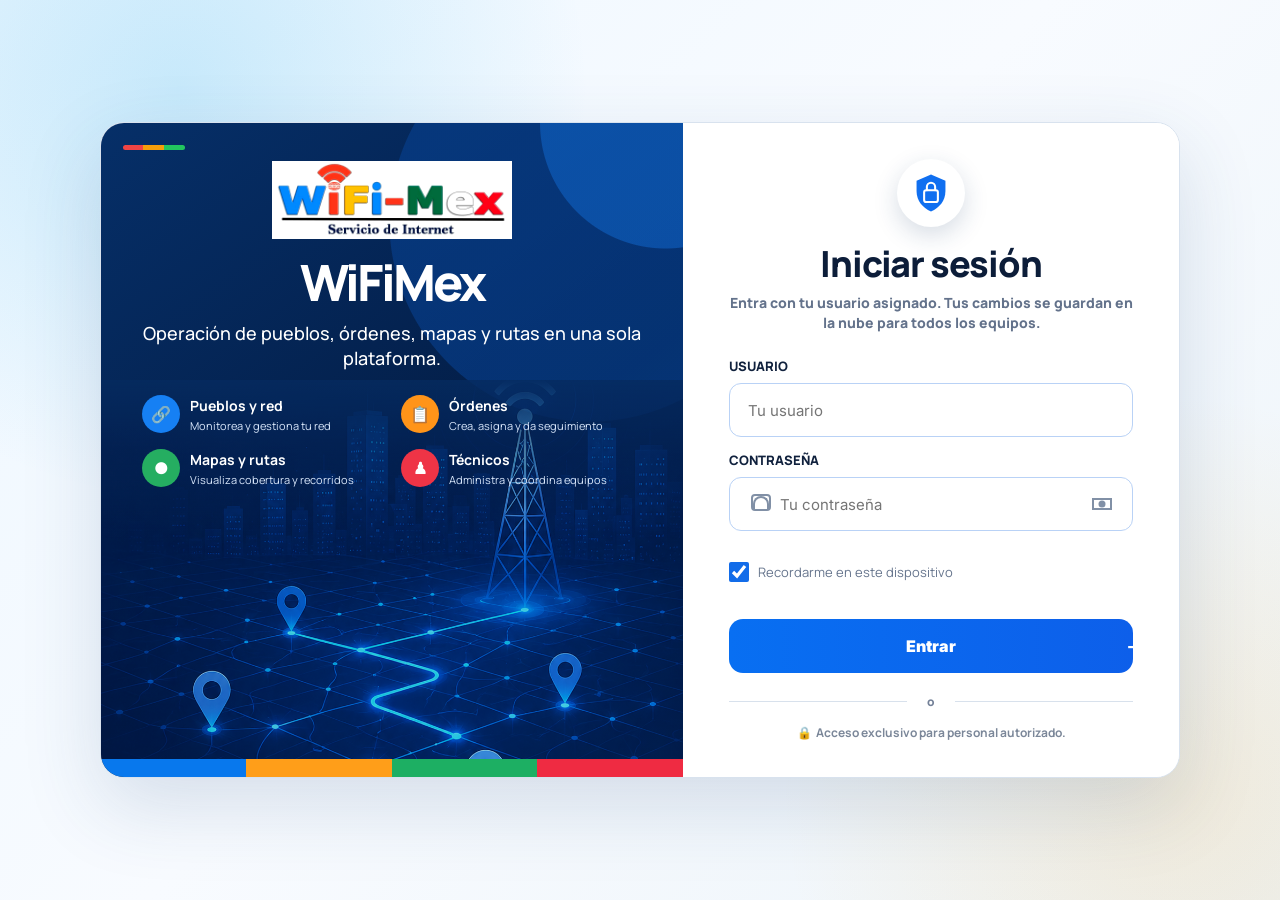
<file: public/index.html>
<!DOCTYPE html>
<html lang="es">
<head>
  <meta charset="UTF-8">
  <meta http-equiv="refresh" content="0; url=login.html">
  <title>WiFiMex · Control de Red</title>
  <link rel="icon" type="image/svg+xml" href="assets/brand/wifimex-network-mark.svg?v=20260724">
  <script>try{document.documentElement.dataset.role=(JSON.parse(localStorage.getItem('user')||'{}').role||'').toLowerCase()}catch(e){}</script>
</head>
<body>
  <p>Redirigiendo a <a href="login.html">login</a>…</p>
</body>
</html>
</file>
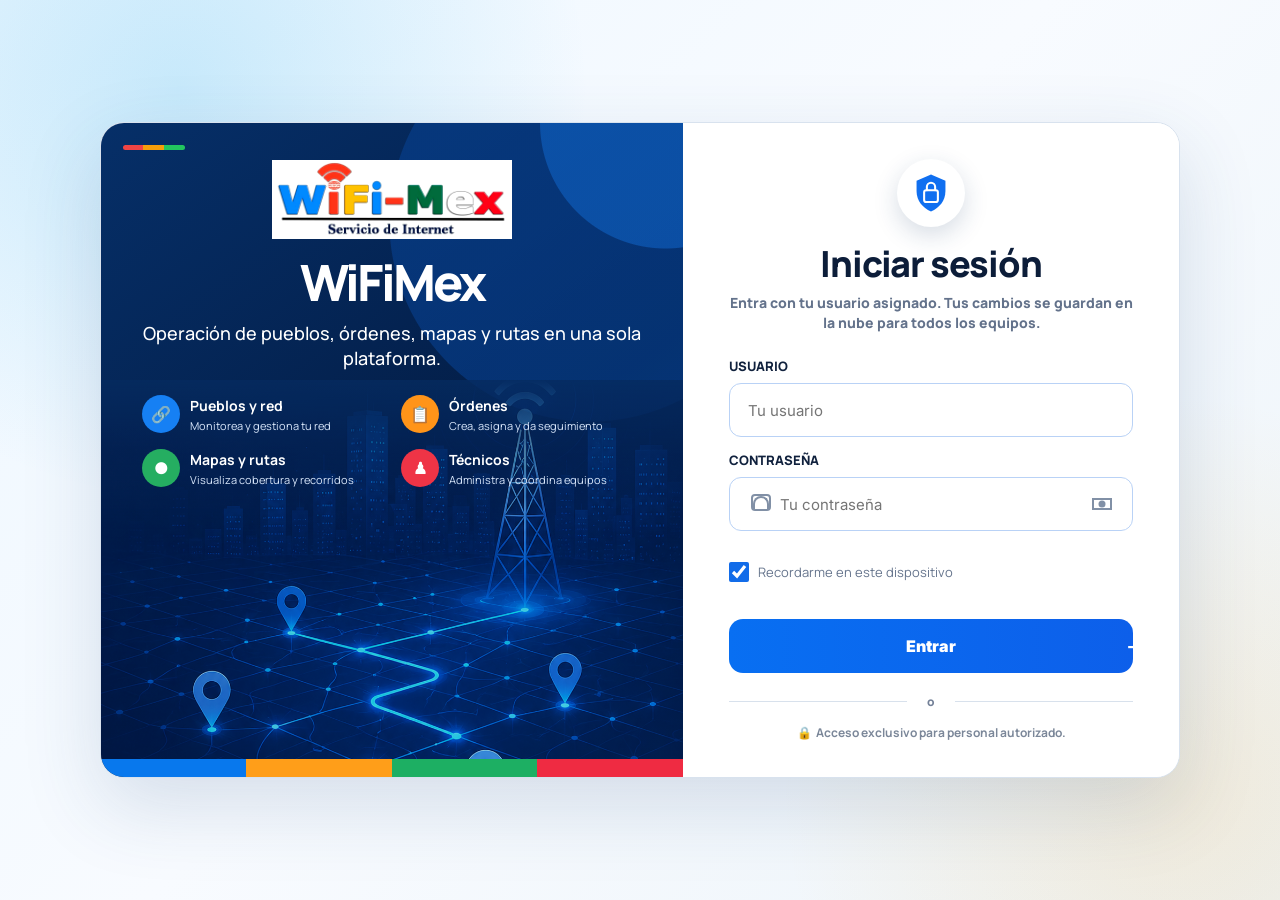
<file: public/login.html>
<!DOCTYPE html>
<html lang="es">
<head>
  <meta charset="UTF-8">
  <meta name="viewport" content="width=device-width,initial-scale=1.0">
  <title>WiFiMex &middot; Acceso</title>
  <link rel="icon" type="image/svg+xml" href="assets/brand/wifimex-network-mark.svg?v=20260724">
  <link href="https://fonts.googleapis.com/css2?family=Manrope:wght@500;700;800;900&family=Inter:wght@400;600;700;800&display=swap" rel="stylesheet">
  <link rel="stylesheet" href="assets/css/style.css?v=20260902-evidence-viewer-v1">
  <link rel="stylesheet" href="assets/css/sidebar-compact.css?v=20260823-login-exclusion-v15">
  <link rel="stylesheet" href="assets/css/login-redesign.css?v=20260823-mobile-fit-v4">
</head>
<body class="login-page">
  <main class="login-shell">
    <section class="login-card login-modern">
      <aside class="login-side">
        <div class="login-side-content">
          <div class="login-logo-card"><img src="assets/brand/wifimex-logo.jpg" alt="WiFi-Mex Servicio de Internet"></div>
          <h1>WiFiMex</h1>
          <p>Operaci&oacute;n de pueblos, &oacute;rdenes, mapas y rutas en una sola plataforma.</p>
          <div class="login-feature-list">
            <div class="login-feature feature-blue"><span class="feature-symbol">&#128279;</span><div><strong>Pueblos y red</strong><small>Monitorea y gestiona tu red</small></div></div>
            <div class="login-feature feature-orange"><span class="feature-symbol">&#128203;</span><div><strong>&Oacute;rdenes</strong><small>Crea, asigna y da seguimiento</small></div></div>
            <div class="login-feature feature-green"><span class="feature-symbol">&#9679;</span><div><strong>Mapas y rutas</strong><small>Visualiza cobertura y recorridos</small></div></div>
            <div class="login-feature feature-red"><span class="feature-symbol">&#9823;</span><div><strong>T&eacute;cnicos</strong><small>Administra y coordina equipos</small></div></div>
          </div>
        </div>
        <div class="login-network-art" aria-hidden="true"><span></span><span></span><span></span><span></span></div>
      </aside>

      <section class="login-form-panel">
        <div class="login-security-mark" aria-hidden="true"><svg viewBox="0 0 64 64"><path d="M32 5 53 14v15c0 14-8.5 24-21 30C19.5 53 11 43 11 29V14Z"/><rect x="22" y="28" width="20" height="17" rx="3"/><path d="M26 28v-5a6 6 0 0 1 12 0v5"/></svg></div>
        <h2>Iniciar sesi&oacute;n</h2>
        <p class="login-sub">Entra con tu usuario asignado. Tus cambios se guardan en la nube para todos los equipos.</p>

        <form id="loginForm" autocomplete="on">
          <div class="fi">
            <label>Usuario</label>
            <input id="username" name="username" autocomplete="username" placeholder="Tu usuario">
          </div>
          <div class="fi password-wrap">
            <label>Contrase&ntilde;a</label>
            <div class="password-input-shell">
              <span class="password-lock-icon" aria-hidden="true"></span>
              <input id="password" name="password" type="password" autocomplete="current-password" placeholder="Tu contrase&ntilde;a">
              <button type="button" class="password-eye-btn" onclick="togglePassword(this)" aria-label="Mostrar contrase&ntilde;a" title="Mostrar contrase&ntilde;a"><span class="eye-icon" aria-hidden="true"></span></button>
            </div>
          </div>
          <div class="login-options"><label><input type="checkbox" checked> Recordarme en este dispositivo</label></div>
          <button class="btn bc bfu login-submit" type="submit"><span>Entrar</span><span aria-hidden="true">&rarr;</span></button>
        </form>

        <div class="login-divider"><span>o</span></div>
        <p class="login-authorized">&#128274;&nbsp; Acceso exclusivo para personal autorizado.</p>
      </section>
    </section>
  </main>

  <div class="nt" id="nt"></div>
<script src="assets/js/api.js?v=20260831-global-loading-map-height-v10"></script>
  <script src="assets/js/common.js?v=20261106-grouped-notifications-v3"></script>
  <script src="assets/js/login.js?v=20260902-dashboard-home-v1"></script>
</body>
</html>
</file>
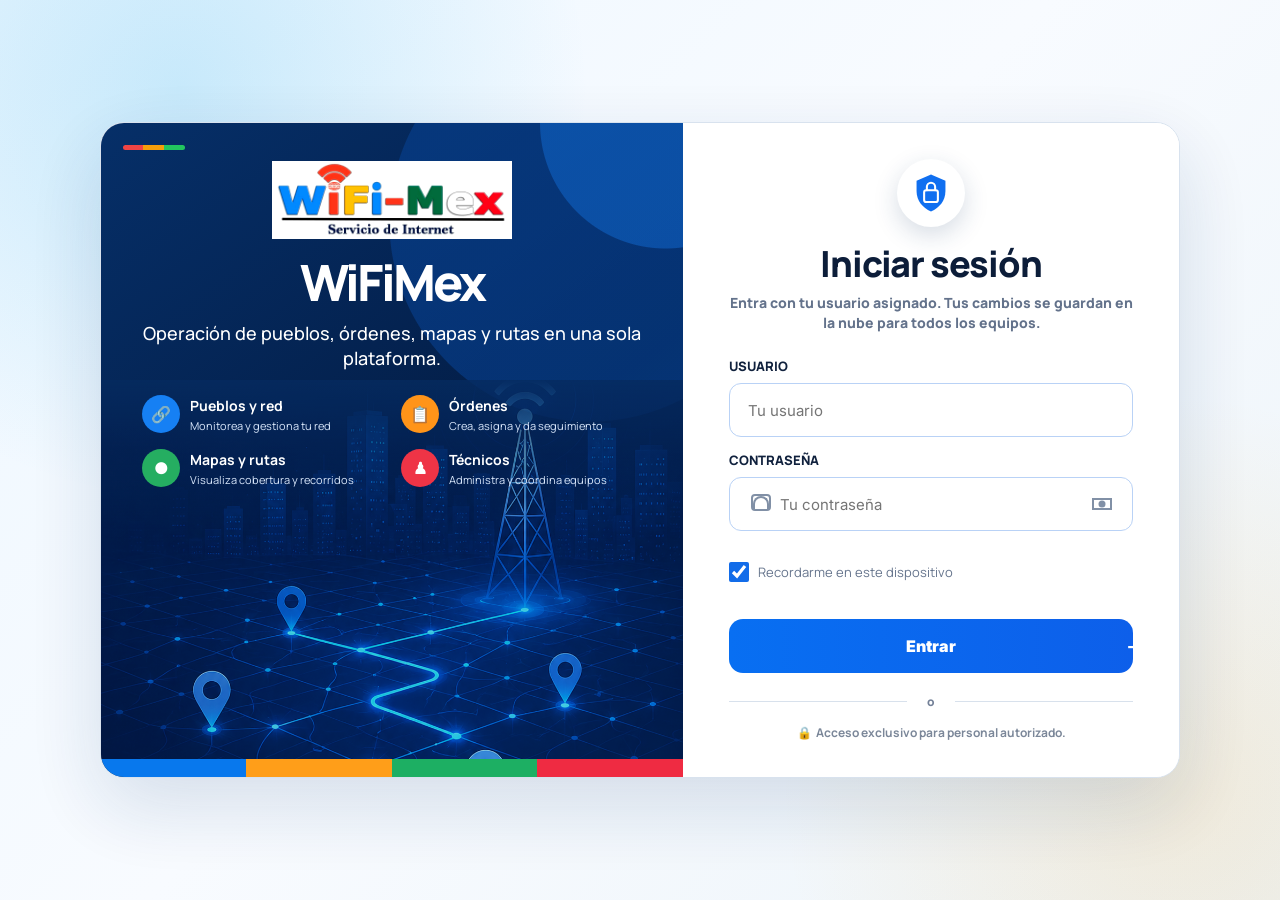
<file: public/material.html>
<!DOCTYPE html>
<html lang="es">
<head>
  <meta charset="UTF-8">
  <meta name="viewport" content="width=device-width,initial-scale=1.0">
  <title>WiFiMex · Material</title>
  <link rel="icon" type="image/svg+xml" href="assets/brand/wifimex-network-mark.svg?v=20260724">
  <link rel="apple-touch-icon" href="assets/brand/wifimex-network-mark.svg?v=20260724">
  <link href="https://fonts.googleapis.com/css2?family=Inter:wght@400;600;700;800&family=Space+Mono:wght@400;700&display=swap" rel="stylesheet">
  <link rel="stylesheet" href="assets/css/style.css?v=20260902-edit-stock-v1">
  <link rel="stylesheet" href="assets/css/sidebar-compact.css?v=20260830-responsive-colors-v3">
  <link rel="stylesheet" href="assets/css/inventory-pagination.css?v=20261117-v1">
  <link rel="stylesheet" href="assets/css/material-dispatches.css?v=20261123-material-ux-v1">
  <script>try{document.documentElement.dataset.role=(JSON.parse(localStorage.getItem('user')||'{}').role||'').toLowerCase()}catch(e){}</script>
</head>
<body class="material-page" onload="initMaterialPage()">

  <!-- Topbar -->
  <div class="topbar">
    <a href="mapa.html" class="logo-link"><div class="logo">WiFi<span>Mex</span></div></a>
    <nav class="nav">
      <a href="mapa.html" class="nb">Mapa Mikrotiks</a>
      <a href="antenas.html" class="nb">Antenas</a>
      <a href="nodos.html" class="nb">Pueblos</a>
      <a href="planificar.html" class="nb">Planificar</a>
      <a href="ordenes.html?detailKind=network" class="nb">Detalles de red</a>
      <a href="ordenes.html?detailKind=physical" class="nb">Detalles físicos</a>
      <a href="material.html" class="nb active">Material</a>
      <a href="tecnicos.html" class="nb">Usuarios</a>
    </nav>
    <div class="sbar">
      <div class="user-pill" data-user-name>Sesión activa</div>
      <button onclick="logout()" class="btn bgh">Cerrar sesión</button>
    </div>
  </div>

  <main class="material-dashboard">

    <!-- ====================================================================
         VISTA DEL TÉCNICO (Móvil)
         ==================================================================== -->
    <div id="technician-material-view" class="role-technician-only" style="display:none">
      <header class="material-dashboard-head" style="margin-bottom:16px">
        <div>
          <h1>Mi Material y Entregas</h1>
          <p>Confirma el material que recibes de soporte y realiza entregas cuando lo tengas en tu posesión.</p>
        </div>
      </header>

      <!-- Banner de alerta de pendientes -->
      <div id="tech-pending-alert" class="tech-material-alert" style="display:none">
        <div class="tech-material-alert-content">
          <span class="tech-material-alert-icon">🔔</span>
          <span id="tech-pending-alert-text">Tienes acciones pendientes con soporte.</span>
        </div>
        <button class="tech-material-alert-btn" onclick="verPendientesTecnico()">Ver pendientes</button>
      </div>

      <!-- Segmented Tabs para Técnico -->
      <div class="material-nav-tabs">
        <button class="material-nav-tab active" id="tech-tab-pending_receipt" onclick="switchTechTab('pending_receipt')">
          <span>📥 Por Recibir</span>
          <span class="tab-badge" id="tech-badge-pending-receipt" style="display:none">0</span>
        </button>
        <button class="material-nav-tab" id="tech-tab-received" onclick="switchTechTab('received')">
          <span>📦 En Posesión</span>
          <span class="tab-badge" id="tech-badge-received" style="display:none">0</span>
        </button>
        <button class="material-nav-tab" id="tech-tab-pending_handover" onclick="switchTechTab('pending_handover')">
          <span>📤 Por Confirmar Entrega</span>
          <span class="tab-badge" id="tech-badge-pending-handover" style="display:none">0</span>
        </button>
        <button class="material-nav-tab" id="tech-tab-completed" onclick="switchTechTab('completed')">
          <span>📜 Historial</span>
        </button>
      </div>

      <!-- Contenedor de filtros compactos para Técnico -->
      <div class="dispatches-header-actions tech-dispatches-filters">
        <div class="dispatches-filters-group">
          <label class="material-search-box dispatch-filter-search">
            <span>⌕</span>
            <input id="tech-dispatch-search" placeholder="Buscar por folio, material o referencia..." oninput="filtrarDispatchesTecnico()">
          </label>
          <div class="dispatch-date-range-group">
            <label class="dispatch-date-field" for="tech-dispatch-date-from">
              <span>Desde</span>
              <input type="date" id="tech-dispatch-date-from" onchange="filtrarDispatchesTecnico()">
            </label>
            <label class="dispatch-date-field" for="tech-dispatch-date-to">
              <span>Hasta</span>
              <input type="date" id="tech-dispatch-date-to" onchange="filtrarDispatchesTecnico()">
            </label>
          </div>
          <button type="button" id="tech-dispatch-clear-filters-btn" class="dispatch-clear-filters-btn" onclick="limpiarFiltrosDispatchesTecnico()" title="Limpiar filtros" disabled>
            ✕ Limpiar
          </button>
        </div>
      </div>

      <!-- Contenedor de tarjetas del técnico -->
      <div id="technician-dispatches-grid" class="dispatches-grid"></div>
      <div class="emp" id="technician-dispatches-empty" style="display:none">
        <h3 id="technician-empty-title">Sin movimientos en esta sección</h3>
        <p id="technician-empty-desc">Todos tus materiales y confirmaciones están al día.</p>
      </div>
    </div>

    <!-- ====================================================================
         VISTA DE ADMINISTRADOR / SOPORTE
         ==================================================================== -->
    <div id="admin-material-view" class="role-admin-only">
      <!-- Pestañas de modo: Entregas a Técnicos vs Inventario -->
      <div class="material-nav-tabs" style="max-width:540px;margin-bottom:24px">
        <button class="material-nav-tab active" id="admin-tab-dispatches" onclick="switchAdminMainTab('dispatches')">
          <span>🚚 Entregas y Recepciones a Técnicos</span>
          <span class="tab-badge" id="admin-badge-pending" style="display:none">0</span>
        </button>
        <button class="material-nav-tab" id="admin-tab-catalog" onclick="switchAdminMainTab('catalog')">
          <span>📦 Inventario</span>
        </button>
      </div>

      <!-- SECCIÓN 1: Entregas y Recepciones a Técnicos -->
      <section id="admin-section-dispatches">
        <header class="material-dashboard-head">
          <div>
            <h1>Entregas y Recepciones a Técnicos</h1>
            <p>Control de despachos a campo, liquidaciones y devoluciones con folio oficial.</p>
          </div>
          <div class="dispatches-actions-group">
            <button class="btn bc" onclick="abrirEntrega()" style="min-height:44px;padding:0 20px;font-size:13px;font-weight:700">＋ Entregar material</button>
            <button class="btn bg2" onclick="abrirRecepcion()" style="min-height:44px;padding:0 20px;font-size:13px;font-weight:700">📥 Recibir material</button>
          </div>
        </header>

        <!-- Filtros superiores organizados -->
        <div class="dispatches-header-actions">
          <div class="dispatches-filters-group">
            <label class="material-search-box dispatch-filter-search">
              <span>⌕</span>
              <input id="dispatch-search" placeholder="Buscar por material, técnico, folio, referencia..." oninput="filtrarDispatches()">
            </label>
            <label class="material-search-box dispatch-filter-folio">
              <span style="font-size:12px;font-weight:900;color:var(--mat-primary)">#</span>
              <input id="dispatch-folio-filter" placeholder="Folio (ENT / REC)..." oninput="filtrarDispatches()">
            </label>
            <select id="dispatch-tech-filter" class="dispatches-select-filter" onchange="filtrarDispatches()">
              <option value="all">Todos los técnicos</option>
            </select>
            <div class="dispatch-date-range-group">
              <label class="dispatch-date-field" for="dispatch-date-from">
                <span>Desde</span>
                <input type="date" id="dispatch-date-from" onchange="filtrarDispatches()">
              </label>
              <label class="dispatch-date-field" for="dispatch-date-to">
                <span>Hasta</span>
                <input type="date" id="dispatch-date-to" onchange="filtrarDispatches()">
              </label>
            </div>
            <button type="button" id="dispatch-clear-filters-btn" class="dispatch-clear-filters-btn" onclick="limpiarFiltrosDispatches()" title="Limpiar todos los filtros" disabled>
              ✕ Limpiar
            </button>
          </div>
          <div id="dispatch-active-filters-summary" class="dispatch-active-filters-summary" style="display:none"></div>
        </div>

        <!-- Chips de estado organizados en barra segmentada -->
        <div class="dispatch-status-chips">
          <button class="dispatch-chip active" id="chip-status-all" onclick="setDispatchFilterStatus('all')">
            <span>Todos los envíos</span>
            <span class="chip-count" id="count-status-all">0</span>
          </button>
          <button class="dispatch-chip" id="chip-status-pending_receipt" onclick="setDispatchFilterStatus('pending_receipt')">
            <span>🟡 Por recibir (Técnico)</span>
            <span class="chip-count" id="count-status-pending_receipt">0</span>
          </button>
          <button class="dispatch-chip" id="chip-status-received" onclick="setDispatchFilterStatus('received')">
            <span>🟢 En posesión del técnico</span>
            <span class="chip-count" id="count-status-received">0</span>
          </button>
          <button class="dispatch-chip" id="chip-status-pending_handover" onclick="setDispatchFilterStatus('pending_handover')">
            <span>🟠 Devolución / Por confirmar</span>
            <span class="chip-count" id="count-status-pending_handover">0</span>
          </button>
          <button class="dispatch-chip" id="chip-status-completed" onclick="setDispatchFilterStatus('completed')">
            <span>🔵 Completados</span>
            <span class="chip-count" id="count-status-completed">0</span>
          </button>
        </div>

        <!-- Grid de envíos -->
        <div id="dispatches-grid" class="dispatches-grid"></div>
        <div class="emp" id="dispatches-empty" style="display:none">
          <h3 id="dispatches-empty-title">No se encontraron registros de entrega</h3>
          <p id="dispatches-empty-desc">Utiliza el botón “＋ Entregar material” para registrar una entrega hacia un técnico.</p>
        </div>

        <!-- Paginación de entregas -->
        <div id="dispatches-pagination" class="dispatch-pagination-bar" style="display:none"></div>
      </section>

      <!-- SECCIÓN 2: Inventario -->
      <section id="admin-section-catalog" style="display:none">
        <header class="material-dashboard-head">
          <div>
            <h1>Inventario y Catálogo</h1>
            <p>Control de existencias, almacén general y catálogo de insumos.</p>
          </div>
          <div class="material-head-actions">
            <button class="btn bc" onclick="agregarMaterial()" style="min-height:42px;padding:0 18px;font-size:13px;font-weight:700">＋ Nuevo material</button>
            <button class="btn bo2" onclick="abrirEntrada()" style="min-height:42px;padding:0 18px;font-size:13px;font-weight:700">↓ Registrar entrada</button>
          </div>
        </header>

        <div class="inventory-main-layout">
          <!-- Estadísticas Unificadas: 4 KPI Cards ordenadas sin duplicación -->
          <div class="inventory-kpis-grid">
            <article class="inventory-kpi-card kpi-total">
              <div class="kpi-icon-pill">📦</div>
              <div class="kpi-data">
                <span class="kpi-label">Total de Artículos</span>
                <strong class="kpi-value" id="material-total">0</strong>
                <small class="kpi-sub">En catálogo general</small>
              </div>
            </article>
            <article class="inventory-kpi-card kpi-available">
              <div class="kpi-icon-pill">🟢</div>
              <div class="kpi-data">
                <span class="kpi-label">Disponibles</span>
                <strong class="kpi-value" id="material-available-count">0</strong>
                <small class="kpi-sub">Con stock suficiente</small>
              </div>
            </article>
            <article class="inventory-kpi-card kpi-low">
              <div class="kpi-icon-pill">⚠️</div>
              <div class="kpi-data">
                <span class="kpi-label">Stock Bajo</span>
                <strong class="kpi-value" id="material-low">0</strong>
                <small class="kpi-sub">Menor al mínimo deseado</small>
              </div>
            </article>
            <article class="inventory-kpi-card kpi-empty">
              <div class="kpi-icon-pill">⛔</div>
              <div class="kpi-data">
                <span class="kpi-label">Sin Stock</span>
                <strong class="kpi-value" id="material-empty-count">0</strong>
                <small class="kpi-sub">Existencia en cero</small>
              </div>
            </article>
          </div>

          <!-- Catálogo de Materiales (Tabla completa) -->
          <section class="material-catalog material-catalog-full">
            <div class="material-catalog-tools">
              <label class="material-search-box catalog-search" style="flex:1;max-width:380px">
                <span>⌕</span>
                <input id="material-table-search" placeholder="Buscar por nombre o descripción..." oninput="syncMaterialSearch(this.value)">
              </label>
              <select id="material-status-filter" onchange="resetMaterialPagination()" style="width:180px">
                <option value="all">Todos los estados</option>
                <option value="available">Disponible</option>
                <option value="low">Stock bajo</option>
                <option value="empty">Sin stock</option>
              </select>
            </div>
            <div class="material-table-head">
              <span>Material</span>
              <span>SKU</span>
              <span>Stock actual</span>
              <span>Estado</span>
              <span>Acciones</span>
            </div>
            <div id="material-grid" class="material-table-body"></div>
            <div class="emp" id="material-empty" style="display:none">
              <h3>No hay materiales registrados</h3>
              <p>Agrega materiales al catálogo para utilizarlos en entregas y órdenes.</p>
            </div>
            <footer class="material-table-foot">
              <span id="material-table-count">0 materiales</span>
              <button class="btn bo2" onclick="agregarMaterial()">＋ Agregar material</button>
            </footer>
          </section>
        </div>
      </section>
    </div>
  </main>

  <!-- ====================================================================
       MODAL: ENTREGAR MATERIAL A TÉCNICO (MÚLTIPLES MATERIALES)
       ==================================================================== -->
  <div class="mo" id="deliver-material-mo">
    <div class="md modal-modern" style="max-width:640px;">
      <div class="modal-modern-head">
        <div class="modal-modern-title-group">
          <span class="modal-icon-badge deliver">📦</span>
          <div>
            <h2 class="modal-modern-title">Entregar material a técnico</h2>
            <p class="modal-modern-subtitle">Despacha uno o varios productos a la vez asignados al personal técnico.</p>
          </div>
        </div>
        <button class="modal-modern-close" onclick="CM('deliver-material-mo')" title="Cerrar ventana">✕</button>
      </div>

      <!-- Paso 1: Destinatario y Folio de orden -->
      <div class="modal-section-card">
        <div class="modal-section-card-title">
          <span class="step-badge">1</span>
          <span>Destinatario y Referencia</span>
        </div>
        <div class="modal-form-grid-2">
          <div class="fi" style="margin:0">
            <label>Técnico receptor <b class="req-star">* Obligatorio</b></label>
            <select id="deliver-tech"></select>
          </div>
          <div class="fi" style="margin:0">
            <label>Folio de orden o referencia <span class="opt-tag">Opcional</span></label>
            <input id="deliver-reference" placeholder="Ej: OT-4501, Proyecto Cuautla...">
          </div>
        </div>
      </div>

      <!-- Paso 2: Materiales a despachar -->
      <div class="modal-section-card">
        <div class="modal-section-card-header-bar">
          <div class="modal-section-card-title" style="margin:0">
            <span class="step-badge">2</span>
            <span>Materiales a entregar</span>
          </div>
        </div>

        <div class="deliver-table-header">
          <span>Material / Insumo</span>
          <span style="text-align:center">Cantidad</span>
          <span>Unidad</span>
          <span></span>
        </div>
        <div id="deliver-items-list" class="deliver-items-list">
          <!-- Filas dinámicas -->
        </div>

        <button type="button" class="btn-add-item-full" onclick="addDeliverRow()">
          <span>＋</span> Agregar otro material a la entrega
        </button>
      </div>

      <!-- Paso 3: Observaciones -->
      <div class="modal-section-card">
        <div class="modal-section-card-title">
          <span class="step-badge">3</span>
          <span>Observaciones / Notas adicionales <span class="opt-tag">Opcional</span></span>
        </div>
        <div class="fi" style="margin:0">
          <textarea id="deliver-notes" rows="2" placeholder="Indicaciones sobre el destino, condiciones o detalles de la entrega..."></textarea>
        </div>
      </div>

      <div class="modal-modern-footer">
        <button type="button" class="btn-modal-secondary" onclick="CM('deliver-material-mo')">Cancelar</button>
        <button type="button" class="btn-modal-primary deliver-theme" id="deliver-submit-btn" onclick="guardarEntrega()">
          <span>✓</span> Confirmar y entregar al técnico
        </button>
      </div>
    </div>
  </div>

  <!-- ====================================================================
       MODAL: EDITAR ENVÍO DE MATERIAL (MÚLTIPLES MATERIALES)
       ==================================================================== -->
  <div class="mo" id="edit-dispatch-mo">
    <div class="md modal-modern" style="max-width:640px;">
      <div class="modal-modern-head">
        <div class="modal-modern-title-group">
          <span class="modal-icon-badge edit">✎</span>
          <div>
            <h2 class="modal-modern-title">Editar envío de material</h2>
            <p class="modal-modern-subtitle">Modifica los materiales, unidades o cantidades entregadas a este técnico.</p>
          </div>
        </div>
        <button class="modal-modern-close" onclick="CM('edit-dispatch-mo')" title="Cerrar ventana">✕</button>
      </div>

      <input type="hidden" id="edit-dispatch-id">

      <div id="edit-dispatch-rejected-banner" style="display:none;background:#fff1f2;border:1px solid #fecdd3;border-radius:12px;padding:12px 14px;margin-bottom:14px;font-size:12px"></div>

      <div class="modal-section-card">
        <div class="modal-section-card-title">
          <span class="step-badge">1</span>
          <span>Técnico y Referencia</span>
        </div>
        <div class="modal-form-grid-2">
          <div class="fi" style="margin:0">
            <label>Técnico receptor</label>
            <select id="edit-dispatch-tech"></select>
          </div>
          <div class="fi" style="margin:0">
            <label>Referencia / Folio</label>
            <input id="edit-dispatch-reference" placeholder="Ej: OT-4501">
          </div>
        </div>
      </div>

      <div class="modal-section-card">
        <div class="modal-section-card-header-bar">
          <div class="modal-section-card-title" style="margin:0">
            <span class="step-badge">2</span>
            <span>Materiales de la entrega</span>
          </div>
        </div>

        <div class="deliver-table-header">
          <span>Material / Insumo</span>
          <span style="text-align:center">Cantidad</span>
          <span>Unidad</span>
          <span></span>
        </div>
        <div id="edit-items-list" class="deliver-items-list">
          <!-- Filas dinámicas -->
        </div>

        <button type="button" class="btn-add-item-full" onclick="addEditRow()">
          <span>＋</span> Agregar otro material a la entrega
        </button>
      </div>

      <div class="modal-section-card">
        <div class="modal-section-card-title">
          <span class="step-badge">3</span>
          <span>Observaciones</span>
        </div>
        <div class="fi" style="margin:0">
          <textarea id="edit-dispatch-notes" rows="2" placeholder="Notas de edición..."></textarea>
        </div>
      </div>

      <div class="dispatch-edited-warning" style="margin:12px 0 6px">
        <div class="dispatch-edited-badge">Aviso al técnico</div>
        <p>Al guardar cambios, el técnico recibirá una <b>notificación de que el envío fue editado</b> y deberá confirmar los materiales actualizados.</p>
      </div>

      <div class="modal-modern-footer">
        <button type="button" class="btn-modal-secondary" onclick="CM('edit-dispatch-mo')">Cancelar</button>
        <button type="button" class="btn-modal-primary edit-theme" onclick="guardarEdicionEnvio()">
          <span>✓</span> Guardar cambios en el envío
        </button>
      </div>
    </div>
  </div>

  <!-- ====================================================================
       MODAL: RECIBIR MATERIAL DE TÉCNICO (Solo sobre envíos YA recibidos)
       ==================================================================== -->
  <div class="mo" id="receive-material-mo">
    <div class="md modal-modern" style="max-width:640px;">
      <div class="modal-modern-head">
        <div class="modal-modern-title-group">
          <span class="modal-icon-badge receive">📥</span>
          <div>
            <h2 class="modal-modern-title">Recibir material de técnico</h2>
            <p class="modal-modern-subtitle">Liquida y recibe los materiales devueltos o utilizados por el personal técnico.</p>
          </div>
        </div>
        <button class="modal-modern-close" onclick="CM('receive-material-mo')" title="Cerrar ventana">✕</button>
      </div>

      <!-- Paso 1: Selección del Técnico -->
      <div class="modal-section-card">
        <div class="modal-section-card-title">
          <span class="step-badge">1</span>
          <span>Técnico a liquidar</span>
        </div>
        <div class="fi" style="margin:0">
          <label>Selecciona el técnico receptor <b class="req-star">* Obligatorio</b></label>
          <select id="receive-tech" onchange="onReceiveTechChanged()"></select>
        </div>
      </div>

      <!-- Alerta cuando no hay envíos previamente recibidos -->
      <div id="receive-empty-warning" class="receive-empty-notice" style="display:none">
        <span class="notice-icon">⛔</span>
        <div class="notice-content">
          <strong>No hay entregas pendientes de liquidar para este técnico</strong>
          <span id="receive-empty-warning-text">Este técnico no tiene materiales confirmados en su posesión actualmente. Solo se puede registrar una recepción sobre un envío que el técnico ya haya confirmado previamente en su perfil.</span>
        </div>
      </div>

      <!-- Formulario cuando SÍ hay envíos previos recibidos -->
      <div id="receive-dispatch-form-fields" style="display:none">
        <div id="receive-dispatch-rejected-banner" style="display:none;background:#fff1f2;border:1px solid #fecdd3;border-radius:12px;padding:12px 14px;margin-bottom:14px;font-size:12px"></div>

        <div class="modal-section-card">
          <div class="modal-section-card-title">
            <span class="step-badge">2</span>
            <span>Envío a liquidar</span>
          </div>
          <div class="fi" style="margin:0 0 12px">
            <label>Selecciona la orden de entrega <b class="req-star">* Obligatorio</b></label>
            <select id="receive-dispatch-select" onchange="onReceiveDispatchSelected()"></select>
          </div>

          <!-- Tarjeta informativa del envío seleccionado -->
          <div id="receive-dispatch-summary" class="selected-dispatch-summary">
            <h4 id="receive-summary-mat-name">Materiales de la entrega</h4>
            <div class="selected-dispatch-grid">
              <div>Fecha de envío: <strong id="receive-summary-date">-</strong></div>
              <div>Entregado por: <strong id="receive-summary-admin">-</strong></div>
              <div>Aceptado por técnico: <strong id="receive-summary-accepted-date">-</strong></div>
            </div>
          </div>
        </div>

        <div class="modal-section-card">
          <div class="modal-section-card-title">
            <span class="step-badge">3</span>
            <span>Desglose de recepción por material</span>
          </div>
          <p class="modal-section-desc">Indica las cantidades que regresan a almacén en buen estado, las usadas en servicios o dañadas.</p>
          <div id="receive-items-breakdown-container"></div>
        </div>

        <div class="modal-section-card">
          <div class="modal-section-card-title">
            <span class="step-badge">4</span>
            <span>Referencia y Observaciones <span class="opt-tag">Opcional</span></span>
          </div>
          <div class="modal-form-grid-2">
            <div class="fi" style="margin:0">
              <label>Orden, folio o explicación</label>
              <input id="receive-reference" placeholder="Ej: OT-1024 o liquidación de ruta">
            </div>
            <div class="fi" style="margin:0">
              <label>Observaciones de recepción</label>
              <input id="receive-notes" placeholder="Estado del material recibido...">
            </div>
          </div>
        </div>

        <div class="modal-modern-footer">
          <button type="button" class="btn-modal-secondary" onclick="CM('receive-material-mo')">Cancelar</button>
          <button type="button" class="btn-modal-primary receive-theme" id="receive-submit-btn" onclick="guardarRecepcion()">
            <span>📥</span> Registrar recepción de material
          </button>
        </div>
      </div>
    </div>
  </div>

  <!-- ====================================================================
       MODAL: TÉCNICO ENTREGA / DEVUELVE MATERIAL A SOPORTE
       ==================================================================== -->
  <div class="mo" id="tech-return-material-mo">
    <div class="md" style="max-width:540px;">
      <div style="display:flex; justify-content:space-between; align-items:center; margin-bottom:16px; border-bottom:1px solid var(--mat-border); padding-bottom:12px">
        <div>
          <div class="mt2" style="margin:0">Entregar material a soporte</div>
          <small style="color:var(--mat-muted);font-weight:600">Devuelve o entrega material que ya recibiste y tienes en tu posesión.</small>
        </div>
        <button class="btn bsm bgh" onclick="CM('tech-return-material-mo')">✕</button>
      </div>

      <input type="hidden" id="tech-return-dispatch-id">
      <div id="tech-return-summary" class="selected-dispatch-summary"></div>

      <div style="margin:14px 0 8px">
        <label style="font-size:11px;font-weight:800;color:var(--mat-muted);text-transform:uppercase;display:block;margin-bottom:8px">Cantidades a entregar / devolver</label>
        <div id="tech-return-items-container"></div>
      </div>

      <div class="fi">
        <label>Orden o motivo de entrega</label>
        <input id="tech-return-reference" placeholder="Ej: Devolución sobrante, OT-402...">
      </div>

      <div class="fi">
        <label>Observaciones</label>
        <textarea id="tech-return-notes" rows="2" placeholder="Detalles de la entrega a soporte"></textarea>
      </div>

      <div class="material-form-actions" style="margin-top:20px">
        <button class="btn bc bfu" onclick="guardarEntregaTecnicoASoporte()" style="min-height:46px;font-size:14px">Confirmar entrega a soporte</button>
      </div>
    </div>
  </div>

  <!-- ====================================================================
       MODAL: AGREGAR / EDITAR MATERIAL EN CATÁLOGO
       ==================================================================== -->
  <div class="mo" id="material-mo">
    <div class="md modal-modern material-catalog-modal">
      <div class="modal-modern-head">
        <div class="modal-modern-title-group">
          <span class="modal-icon-badge deliver">📦</span>
          <div>
            <h2 class="modal-modern-title mt2" id="material-modal-title">Nuevo material</h2>
            <p class="modal-modern-subtitle" id="material-modal-subtitle">Completa los datos del artículo y adjunta o pega una fotografía clara.</p>
          </div>
        </div>
        <button type="button" class="modal-modern-close" onclick="CM('material-mo')" title="Cerrar ventana">✕</button>
      </div>

      <div class="material-catalog-form-body">
        <div class="fi">
          <label>Nombre del Material</label>
          <input id="mat-nombre" type="text" placeholder="Ej: Cable UTP Cat6, Antena 5GHz...">
        </div>

        <div class="fi material-photo-field">
          <div class="material-photo-label-row">
            <label>Foto del material <b>Obligatoria</b></label>
            <span class="material-photo-paste-badge">Pega con <kbd>Ctrl</kbd>+<kbd>V</kbd></span>
          </div>
          <div class="material-photo-dropzone-wrap">
            <label class="material-photo-upload" id="mat-foto-dropzone" for="mat-foto">
              <input id="mat-foto" type="file" accept="image/*" hidden onchange="seleccionarFotoMaterial(this.files)">
              <div id="mat-foto-placeholder" class="material-photo-placeholder-content">
                <span class="material-photo-upload-icon">🖼️</span>
                <span class="material-photo-upload-title">Pega una imagen con Ctrl+V o selecciona archivo</span>
                <span class="material-photo-upload-sub">Haz clic para buscar en tu equipo, arrastra una foto o presiona <kbd>Ctrl</kbd>+<kbd>V</kbd></span>
              </div>
              <img id="mat-foto-preview" alt="Vista previa del material" hidden>
            </label>
            <div id="mat-foto-preview-actions" class="material-photo-preview-actions" hidden>
              <span id="mat-foto-status-text" class="material-photo-status-pill">✓ Imagen lista</span>
              <div class="material-photo-action-btns">
                <button type="button" class="btn bsm bgh" onclick="document.getElementById('mat-foto').click()">Cambiar imagen</button>
                <button type="button" id="mat-foto-remove-btn" class="btn bsm material-photo-remove-btn" onclick="quitarFotoMaterial()">✕ Quitar imagen</button>
              </div>
            </div>
          </div>
          <small class="material-photo-paste-hint">Pega una imagen con Ctrl+V o selecciona archivo. Debe verse claramente el artículo que se está inventariando.</small>
        </div>

        <div class="row2">
          <div class="fi">
            <label id="mat-cantidad-label">Cantidad inicial</label>
            <input id="mat-cantidad" type="number" value="10" min="0" step="0.01">
          </div>
          <div class="fi">
            <label>Unidad</label>
            <select id="mat-unidad" onchange="actualizarUnidadMaterial()">
              <option value="pieza">Pieza</option>
              <option value="unidad">Unidad</option>
              <option value="paquete">Paquete</option>
              <option value="rollo">Rollo</option>
              <option value="metro">Metro</option>
              <option value="kg">Kg</option>
              <option value="caja">Caja</option>
            </select>
          </div>
        </div>

        <div class="row2">
          <div class="fi">
            <label>Existencia mínima deseada</label>
            <input id="mat-minimo" type="number" value="0" min="0" step="0.01">
          </div>
          <div class="fi" id="mat-package-size-field" hidden>
            <label>Unidades que contiene cada paquete o caja</label>
            <input id="mat-package-size" type="number" value="1" min="1" step="1">
          </div>
        </div>

        <div class="fi">
          <label>Descripción / Especificaciones</label>
          <textarea id="mat-desc" rows="3" placeholder="Ej: Cable ethernet blindado, longitud 305m..."></textarea>
        </div>
      </div>

      <div class="material-form-actions material-catalog-modal-actions">
        <button type="button" class="btn-modal-secondary" onclick="CM('material-mo')">Cancelar</button>
        <button type="button" class="btn-modal-primary deliver-theme" onclick="guardarMaterial()">
          <span>✓</span> Guardar material
        </button>
      </div>
    </div>
  </div>

  <!-- ====================================================================
       MODAL: REGISTRAR ENTRADA A ALMACÉN
       ==================================================================== -->
  <div class="mo" id="entry-mo"><div class="md material-movement-modal">
    <div class="material-modal-head"><div><div class="mt2">Registrar entrada</div><small>Agrega nueva existencia al almacén sin modificar el historial anterior.</small></div><button class="btn bsm bgh" onclick="CM('entry-mo')">Cerrar</button></div>
    <div class="fi"><label>Material</label><select id="entry-material" onchange="actualizarEntradaInfo()"></select></div>
    <div class="row2"><div class="fi"><label>Cantidad recibida</label><input id="entry-qty" type="number" min="0.01" step="0.01" value="1"></div><div class="fi"><label>Referencia</label><input id="entry-reference" placeholder="Factura, proveedor o lote"></div></div>
    <div class="fi"><label>Observaciones</label><textarea id="entry-reason" rows="2" placeholder="Opcional"></textarea></div>
    <div id="entry-info" class="inventory-transfer-info"></div>
    <button class="btn bc bfu" onclick="guardarEntrada()">Guardar entrada</button>
  </div></div>

  <!-- ====================================================================
       MODAL: VER DETALLE COMPLETO DE ORDEN (ENT / REC)
       ==================================================================== -->
  <div class="mo" id="dispatch-detail-modal">
    <div class="md" style="max-width:640px;">
      <div style="display:flex; justify-content:space-between; align-items:center; margin-bottom:16px; border-bottom:1px solid var(--mat-border); padding-bottom:12px">
        <div>
          <div class="mt2" id="detail-modal-title" style="margin:0;display:flex;gap:8px;align-items:center;flex-wrap:wrap">Detalle de Envío</div>
          <small id="detail-modal-subtitle" style="color:var(--mat-muted);font-weight:600">Información completa de entrega y recepción</small>
        </div>
        <button class="btn bsm bgh" onclick="CM('dispatch-detail-modal')">✕</button>
      </div>

      <div id="dispatch-detail-modal-body"></div>

      <div class="material-form-actions" id="dispatch-detail-modal-actions" style="margin-top:20px;display:flex;gap:10px;justify-content:flex-end;align-items:center;flex-wrap:wrap">
        <button class="btn bsm bgh" onclick="CM('dispatch-detail-modal')">Cerrar</button>
      </div>
    </div>
  </div>

  <!-- ====================================================================
       MODAL: FIRMA DIGITAL DE CONFORMIDAD (ENTREGA Y RECEPCIÓN)
       ==================================================================== -->
  <div class="mo" id="material-signature-mo" style="z-index: 100002 !important;">
    <div class="md material-signature-dialog" style="max-width:540px;">
      <div class="material-modal-head">
        <div>
          <div class="mt2" id="signature-modal-title">Firma Digital de Conformidad</div>
          <small id="signature-modal-subtitle">Dibuja tu firma en el recuadro para validar el documento.</small>
        </div>
        <button type="button" class="btn bsm bgh" onclick="cancelSignaturePrompt()">✕</button>
      </div>
      <div id="signature-signer-badge" style="margin:8px 0;padding:6px 12px;background:#f1f5f9;border-radius:8px;font-size:12px;color:#334155;">
        Firmante: <strong id="signature-modal-signer-name">Usuario</strong> (<span id="signature-modal-signer-role">Responsable</span>)
      </div>
      <div class="signature-canvas-container" style="margin:12px 0;background:#ffffff;border:2px dashed #94a3b8;border-radius:12px;position:relative;touch-action:none;box-shadow:inset 0 2px 4px rgba(0,0,0,0.02)">
        <canvas id="material-signature-canvas" width="490" height="200" style="display:block;width:100%;height:200px;cursor:crosshair;"></canvas>
        <div class="signature-guideline" style="position:absolute;bottom:35px;left:24px;right:24px;border-bottom:1.5px solid #cbd5e1;pointer-events:none;text-align:right;color:#94a3b8;font-size:11px;">
          Línea de firma digital ✕
        </div>
      </div>
      <div style="display:flex;justify-content:space-between;align-items:center;gap:10px;flex-wrap:wrap;">
        <button type="button" class="btn bsm bgh" onclick="clearSignatureCanvas()">🧹 Limpiar firma</button>
        <div style="display:flex;gap:8px;">
          <button type="button" class="btn bsm bgh" onclick="cancelSignaturePrompt()">Cancelar</button>
          <button type="button" class="btn bsm bg2" id="signature-confirm-btn" onclick="confirmSignaturePrompt()" style="font-weight:700">✓ Confirmar y Firmar</button>
        </div>
      </div>
    </div>
  </div>

  <!-- ====================================================================
       MODAL: FORMATO DE ENTREGA Y RECEPCIÓN DE MATERIAL
       ==================================================================== -->
  <div class="mo" id="material-oficio-mo">
    <div class="md oficio-modal-dialog" style="max-width:860px;width:95vw;max-height:94vh;display:flex;flex-direction:column;padding:0;overflow:hidden;border-radius:18px;">
      <div class="oficio-modal-toolbar" style="display:flex;justify-content:space-between;align-items:center;padding:12px 20px;background:#f8fafc;border-bottom:1px solid #e2e8f0;flex-shrink:0;gap:12px;flex-wrap:wrap;">
        <div style="display:flex;align-items:center;gap:10px;">
          <span style="font-size:22px;">📄</span>
          <div>
            <strong style="font-size:14px;color:#0f172a;display:block;">Formato de Material</strong>
            <small style="color:#64748b;font-size:11px;">WiFi-Mex</small>
          </div>
        </div>
        <div class="oficio-tabs-bar" id="oficio-modal-tabs">
          <button type="button" class="oficio-tab-btn active" id="oficio-tab-btn-entrega" onclick="cambiarPestanaOficio('entrega')">
            <span>📦</span> <span>Entrega de material</span>
          </button>
          <button type="button" class="oficio-tab-btn" id="oficio-tab-btn-recepcion" onclick="cambiarPestanaOficio('recepcion')">
            <span>📥</span> <span>Recepción de material</span>
          </button>
        </div>
        <div style="display:flex;gap:8px;align-items:center;">
          <button type="button" class="btn bsm bc" onclick="imprimirOficioMaterial()" style="display:inline-flex;align-items:center;gap:6px;font-weight:700;">
            <span>🖨️</span> <span>Imprimir / PDF</span>
          </button>
          <button type="button" class="btn bsm bgh" onclick="CM('material-oficio-mo')">✕ Cerrar</button>
        </div>
      </div>
      <div id="material-oficio-content" style="flex:1;overflow-y:auto;padding:24px;background:#ffffff;">
        <!-- El contenido del formato se generará dinámicamente -->
      </div>
    </div>
  </div>

  <datalist id="material-names-datalist"></datalist>

  <div class="nt" id="nt"></div>

  <script src="assets/js/api.js?v=20261117-orders-v5"></script>
  <script src="assets/js/common.js?v=20261117-orders-v5"></script>
  <script src="assets/js/material.js?v=20261123-material-ux-v1"></script>
  <script src="assets/js/material-dashboard.js?v=20261117-orders-v5"></script>
</body>
</html>
</file>
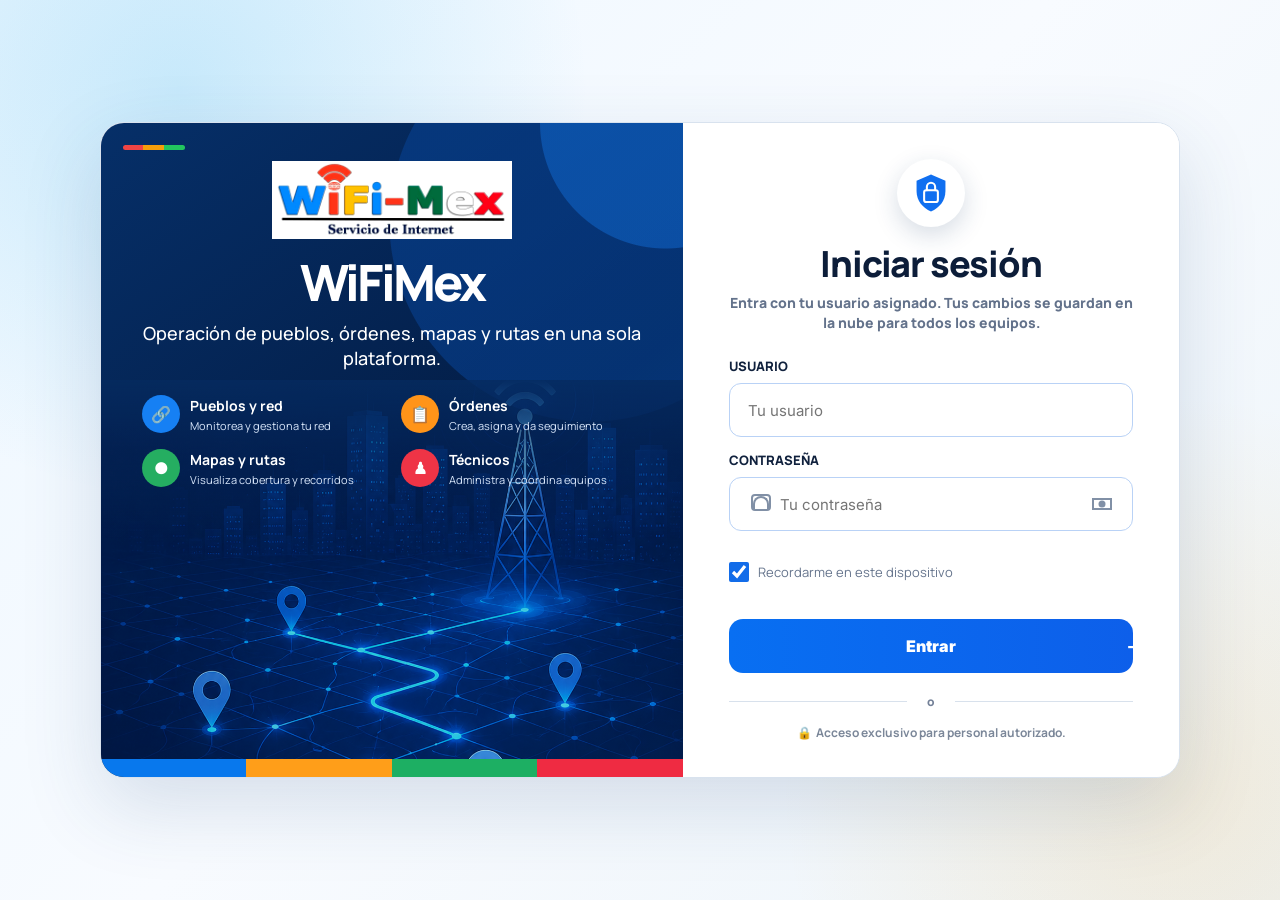
<file: public/nodos.html>
<!DOCTYPE html>
<html lang="es">
<head>
  <meta charset="UTF-8"><meta name="viewport" content="width=device-width,initial-scale=1.0"><title>WiFiMex · Pueblos</title>
<link rel="icon" type="image/svg+xml" href="assets/brand/wifimex-network-mark.svg?v=20260724"><link href="https://fonts.googleapis.com/css2?family=Manrope:wght@500;700;800&family=Inter:wght@400;600;700;800&display=swap" rel="stylesheet"><link rel="stylesheet" href="assets/css/style.css?v=20260902-evidence-viewer-v1"><link rel="stylesheet" href="assets/css/sidebar-compact.css?v=20260830-responsive-colors-v3"><link rel="stylesheet" href="assets/css/node-card-parity.css?v=20260812-antenna-size-v1"><link rel="stylesheet" href="assets/css/node-detail-modal.css?v=20260823-viewport-fix-v3"><link rel="stylesheet" href="assets/css/detail-view-toggle.css?v=20260829-icon-alignment-v2"><link rel="stylesheet" href="assets/css/inventory-pagination.css?v=20260823-v1">
  <script>try{document.documentElement.dataset.role=(JSON.parse(localStorage.getItem('user')||'{}').role||'').toLowerCase()}catch(e){}</script>
</head>
<body class="inventory-page nodes-page" onload="initNodosPage()">
  <script>if(localStorage.getItem('netops_menu_open_v3')==='0')document.body.classList.add('sidebar-collapsed')</script>
  <div class="topbar">
    <a href="mapa.html" class="logo-link"><div class="logo">WiFi<span>Mex</span></div></a>
    <nav class="nav">
      <a href="mapa.html" class="nb">Mapa Mikrotiks</a>
      <a href="antenas.html" class="nb">Antenas</a>
      <a href="nodos.html" class="nb active">Pueblos</a>
      <a href="planificar.html" class="nb">Planificar</a>
      <a href="ordenes.html?detailKind=network" class="nb">Detalles de red</a>
      <a href="ordenes.html?detailKind=physical" class="nb">Detalles físicos</a>
      <a href="material.html" class="nb">Material</a>
      <a href="tecnicos.html" class="nb">Usuarios</a>
    </nav>
    <div class="sbar"><div class="user-pill" data-user-name>Sesion activa</div><button class="btn bgh" onclick="logout()">Cerrar sesion</button></div>
  </div>

  <div class="page-shell wide-shell inventory-shell">
    <section class="hero-panel compact-hero inventory-hero"><div><div class="section-chip">Pueblos / Gestión</div><h1>Pueblos</h1><p>Los pueblos pueden seleccionar zona manual. Los colores reflejan sus detalles pendientes.</p></div><div class="stats-grid compact-stats inventory-stats"><div class="stat-card stat-total"><span class="inventory-stat-icon">&#9675;</span><div><div class="label">Pueblos</div><strong id="node-total">0</strong></div></div><div class="stat-card stat-critical"><span class="inventory-stat-icon">!</span><div><div class="label">Críticos</div><strong id="node-critical">0</strong></div></div><div class="stat-card stat-warning"><span class="inventory-stat-icon">!</span><div><div class="label">Atención</div><strong id="node-warning">0</strong></div></div><div class="stat-card stat-request"><span class="inventory-stat-icon">&#9638;</span><div><div class="label">Solicitudes</div><strong id="node-request-total">0</strong></div></div></div></section>
    <section class="content-card inventory-content"><div class="toolbar inventory-toolbar"><button class="btn bc" onclick="openNodeModal()">+ Nuevo nodo</button><input id="node-search" list="node-search-options" class="search-input" placeholder="Buscar nodo, pueblo o zona..." oninput="debounceAction('nodos-search', resetNodePagination)"><datalist id="node-search-options"></datalist><select id="node-filter-zone" class="search-input" onchange="resetNodePagination()"></select><select id="node-filter-priority" class="search-input" onchange="resetNodePagination()"><option value="all">Todas las prioridades</option><option value="critico">Críticos</option><option value="atencion">Atención</option><option value="pendiente">Pendientes</option><option value="despejado">Despejados</option></select></div><div class="small-help inventory-help"><strong>Prioridad:</strong><span><i class="map-color-dot critical"></i> Crítico</span><span><i class="map-color-dot high"></i> Atención</span><span><i class="map-color-dot medium"></i> Pendiente</span><span><i class="map-color-dot low"></i> Despejado</span></div><div id="nodos-grid"></div></section>
    <section class="content-card inventory-requests"><div class="entity-title"><div><h3>Solicitudes de eliminación</h3><div class="entity-sub">Administrador genera el código; atención lo captura para borrar.</div></div></div><div id="node-requests"></div></section>
  </div>

  <div class="mo" id="node-mo"><div class="md modal-wide town-create-modal"><div class="modal-head"><div><h2 id="node-form-title">Agregar pueblo</h2><p>Registra el pueblo y su ubicación para mostrarlo correctamente en el mapa.</p></div><button class="btn bgh" onclick="CM('node-mo')">Cerrar</button></div><div class="modal-grid"><div class="fi"><label>Clave del pueblo</label><input id="node-code" list="node-code-options" placeholder="R114" style="text-transform:uppercase" oninput="this.value=this.value.toLocaleUpperCase('es-MX');updateNodeDuplicateWarnings()"><datalist id="node-code-options"></datalist></div><div class="fi"><label>Pueblo / colonia</label><input id="node-town" list="node-town-options" placeholder="BARRIO GUADALUPE" style="text-transform:uppercase" oninput="this.value=this.value.toLocaleUpperCase('es-MX');updateNodeDuplicateWarnings()"><datalist id="node-town-options"></datalist></div></div><div id="node-duplicate-warnings" class="node-warnings"></div><div class="modal-grid"><div class="fi"><label>Zona</label><select id="node-zone"></select></div><div class="fi"><label>Estado</label><select id="node-status"><option value="activo">Activo</option><option value="inactivo">Inactivo</option></select></div></div><div class="fi town-location-field"><label>Ubicación</label><input id="node-location" class="mono" placeholder="17.000000, -99.000000 o pega un enlace de Google Maps"><small>Pega latitud y longitud juntas; también se acepta un enlace de Maps.</small></div><div class="fi"><label>Notas / observaciones</label><textarea id="node-notes" placeholder="Observaciones, pueblos que atiende, referencia..."></textarea></div><div class="card-actions"><button class="btn bgh" onclick="CM('node-mo')">Cancelar</button><button class="btn bc" onclick="saveNode()">Guardar pueblo</button></div><div class="town-create-note">Este pueblo aparecerá en el mapa con la ubicación indicada.</div></div></div>
  <div class="mo" id="node-detail-mo"><div class="md modal-wide"><div class="modal-head"><div><h2 id="node-detail-title">Detalles</h2><p id="node-detail-sub">Detalles pendientes de este nodo.</p></div><button class="btn bgh" onclick="CM('node-detail-mo')">Cerrar</button></div><div class="entity-detail-kind-tabs" role="tablist"><button id="node-detail-kind-physical" class="is-active" onclick="selectNodeDetailKind('physical')">Detalles físicos</button><button id="node-detail-kind-network" onclick="selectNodeDetailKind('network')">Detalles de red</button></div><div class="modal-grid"><section><h3 id="node-detail-form-title">Agregar detalle</h3><div id="node-detail-links" class="relation-box"></div><div class="fi"><label>Nombre cliente</label><input id="node-detail-client" placeholder="Nombre del cliente"></div><div class="fi"><label>Detalle</label><textarea id="node-detail-text" placeholder="Qué se va a revisar o cambiar"></textarea></div><div class="fi"><label>Ubicacion del detalle (opcional)</label><input id="node-detail-location" class="mono" placeholder="17.273400 -98.788000 o link de Maps"></div><div class="modal-grid"><div class="fi"><label>Tipo de trabajo</label><select id="node-detail-type"><option value="comunidad">Comunidad</option><option value="torre">Torre</option><option value="troncal">Troncal</option><option value="punto_venta">Punto de venta</option></select></div><div class="fi"><label>Prioridad</label><select id="node-detail-priority"><option value="baja">Baja</option><option value="media" selected>Media</option><option value="alta">Alta</option><option value="muy_alta">Muy alta</option></select></div></div><button id="node-detail-save-btn" class="btn bc bfu" onclick="saveNodeDetail()">Guardar detalle</button></section><section><h3>Detalles registrados</h3><div id="node-detail-list" class="detail-list"></div></section></div></div></div>
<div class="nt" id="nt"></div><script src="assets/js/api.js?v=20261125-towns-upper-v1"></script><script src="assets/js/common.js?v=20261125-filter-zindex-v6"></script><script src="assets/js/nodos.js?v=20261125-towns-upper-v1"></script>
</body>
</html>
</file>
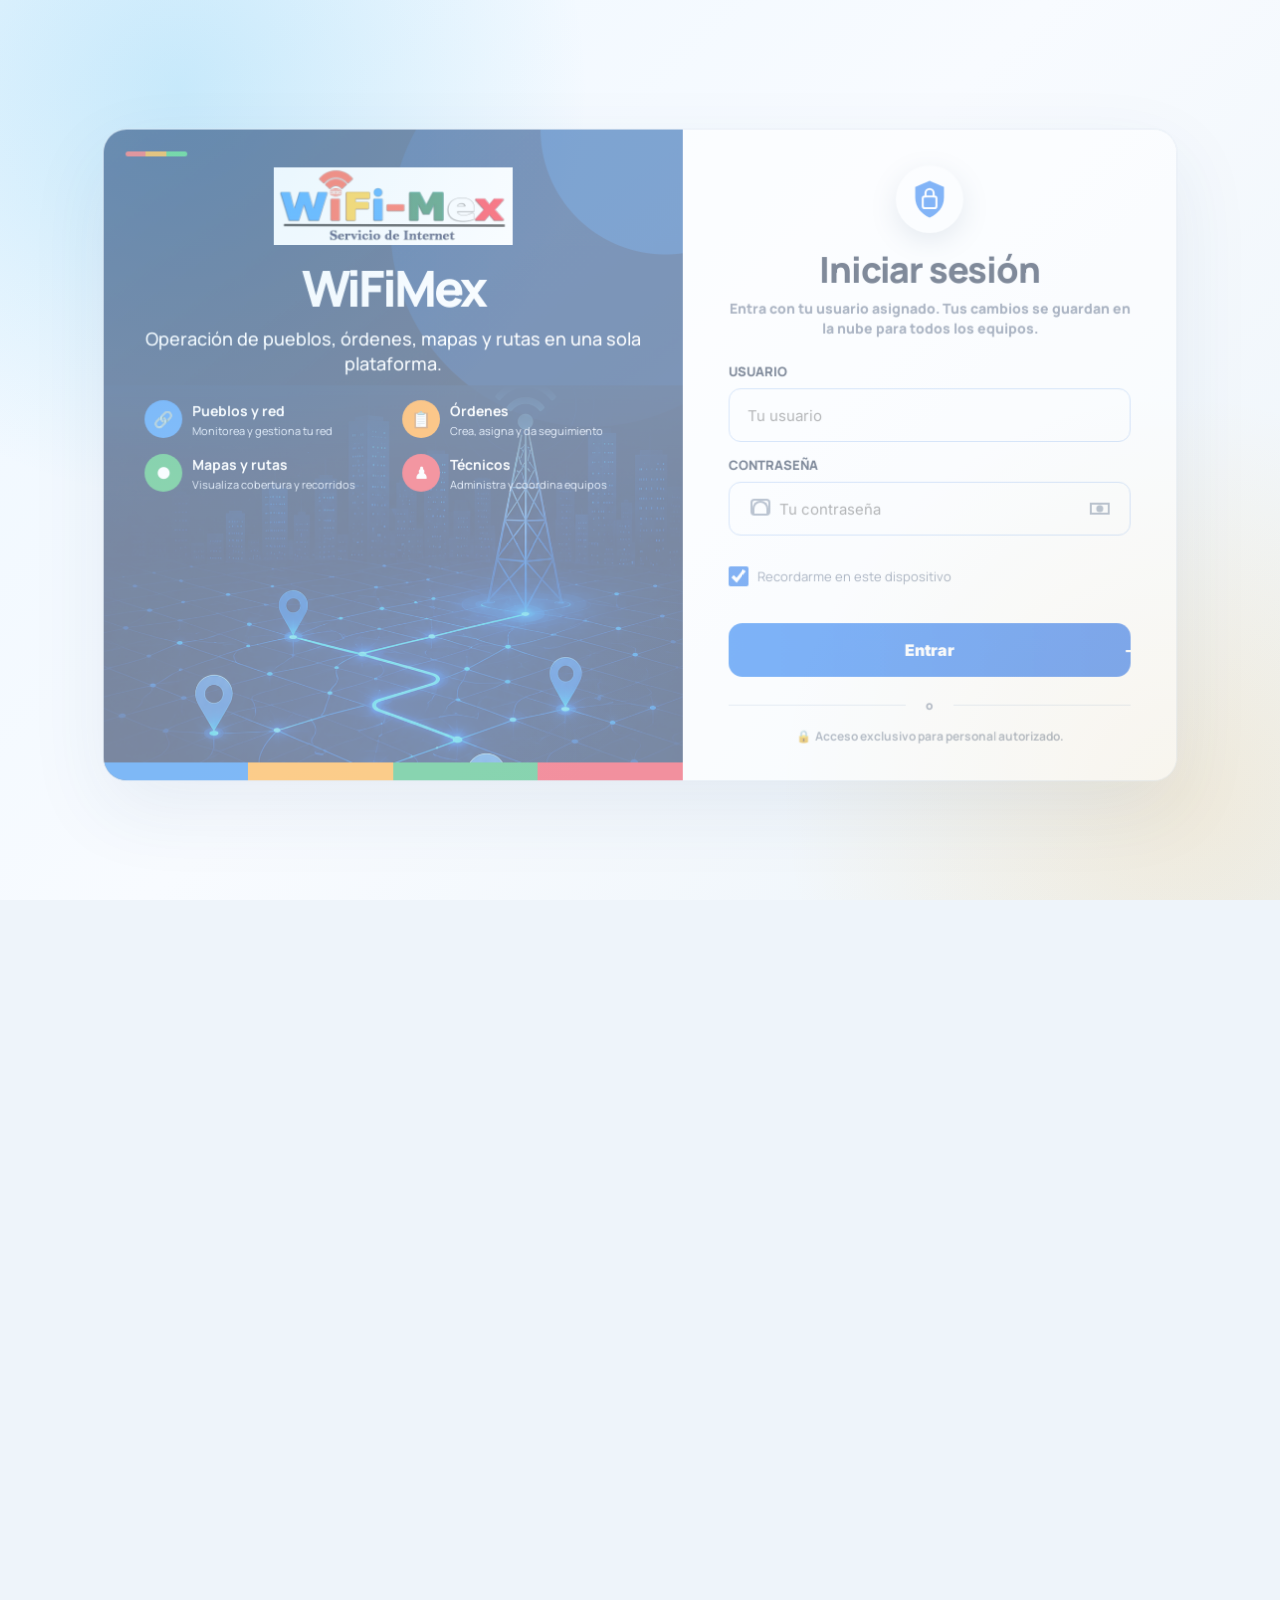
<file: public/ordenes.html>
<!DOCTYPE html>
<html lang="es">

<head>
  <meta charset="UTF-8">
  <meta name="viewport" content="width=device-width,initial-scale=1.0">
  <title>WiFiMex · Órdenes</title>
  <link rel="icon" type="image/svg+xml" href="assets/brand/wifimex-network-mark.svg?v=20260724">
  <link
    href="https://fonts.googleapis.com/css2?family=Manrope:wght@500;700;800&family=Inter:wght@400;600;700;800&display=swap"
    rel="stylesheet">
  <link rel="stylesheet" href="assets/css/style.css?v=20260902-evidence-viewer-v1">
  <link rel="stylesheet" href="assets/css/sidebar-compact.css?v=20260830-responsive-colors-v3">
  <link rel="stylesheet" href="assets/css/orders-reference.css?v=20261110-full-table-v2">
  <link rel="stylesheet" href="assets/css/orders-table-simple.css?v=20261116-chat-fluidity-v1">
  <link rel="stylesheet" href="assets/css/orders-design-v2.css?v=20261125-sent-badge-stack-v5">
  <link rel="stylesheet" href="assets/css/detail-view-toggle.css?v=20261123-physical-target-v1">
  <link rel="stylesheet" href="assets/css/inventory-pagination.css?v=20261111-pagination-parity-v4">
  <link rel="stylesheet" href="assets/css/tower-material-modal.css?v=20261116-chat-fluidity-v1">
  <script>
    try {
      document.documentElement.dataset.role = (JSON.parse(localStorage.getItem('user') || '{}').role || '').toLowerCase();
      const initialKind = new URLSearchParams(window.location.search).get('detailKind') === 'physical' ? 'physical' : 'network';
      document.documentElement.dataset.detailKind = initialKind;
      document.title = initialKind === 'physical' ? 'WiFiMex · Detalles físicos' : 'WiFiMex · Detalles de red';
    } catch (e) { }
  </script>
</head>

<body class="orders-page" onload="initOrdenesPage()">
  <script>if (localStorage.getItem('netops_menu_open_v3') === '0') document.body.classList.add('sidebar-collapsed')</script>
  <div class="topbar">
    <a href="mapa.html" class="logo-link">
      <div class="logo">WiFi<span>Mex</span></div>
    </a>
    <nav class="nav">
      <a href="mapa.html" class="nb">Mapa Mikrotiks</a>
      <a href="antenas.html" class="nb">Antenas</a>
      <a href="nodos.html" class="nb">Pueblos</a>
      <a href="planificar.html" class="nb">Planificar</a>
      <a href="ordenes.html?detailKind=network" class="nb">Detalles de red</a>
      <a href="ordenes.html?detailKind=physical" class="nb">Detalles físicos</a>
      <a href="material.html" class="nb">Material</a>
      <a href="tecnicos.html" class="nb">Usuarios</a>
    </nav>
    <div class="sbar">
      <div class="user-pill" data-user-name>Sesion activa</div><button class="btn bgh" onclick="logout()">Cerrar
        sesion</button>
    </div>
  </div>

  <div class="page-shell wide-shell order-layout">
    <section class="hero-panel compact-hero orders-hero">
      <div class="orders-hero-main">
        <div class="orders-hero-copy">
          <span class="orders-module-icon" aria-hidden="true"><svg viewBox="0 0 24 24">
              <path d="M7 3h8l4 4v14H7z" />
              <path d="M15 3v5h5M10 12h6M10 16h6M10 8h1" />
            </svg></span>
          <div>
            <h1 id="orders-hero-title">Detalles de red</h1>
            <p id="orders-hero-subtitle">Administra, prioriza y atiende los reportes y requerimientos de red.</p>
          </div>
          <script>
            (function() {
              const k = new URLSearchParams(window.location.search).get('detailKind');
              if (k === 'physical') {
                const ht = document.getElementById('orders-hero-title');
                const hs = document.getElementById('orders-hero-subtitle');
                if (ht) ht.textContent = 'Detalles físicos';
                if (hs) hs.textContent = 'Registro de infraestructura física para consulta y resolución en campo.';
              }
            })();
          </script>
        </div>
        <div class="order-detail-tabs" role="tablist" aria-label="Tipo de detalle" style="display: none !important;">
          <button id="order-tab-network" class="order-detail-tab" type="button" role="tab" aria-selected="false"
            onclick="selectOrderDetailKind('network')"><svg viewBox="0 0 24 24" fill="none" stroke="currentColor" stroke-width="2" stroke-linecap="round" stroke-linejoin="round">
              <path d="M3 18v-6a9 9 0 0 1 18 0v6"/>
              <path d="M21 19a2 2 0 0 1-2 2h-1a2 2 0 0 1-2-2v-3a2 2 0 0 1 2-2h3zM3 19a2 2 0 0 0 2 2h1a2 2 0 0 0 2-2v-3a2 2 0 0 0-2-2H3z"/>
              <path d="M19 16v2a7 7 0 0 1-7 7m-2 0h-1"/>
            </svg> Detalles de red</button>
          <button id="order-tab-physical" class="order-detail-tab is-active" type="button" role="tab"
            aria-selected="true" onclick="selectOrderDetailKind('physical')"><svg viewBox="0 0 24 24">
              <path d="M14 6a4 4 0 0 0-5 5L3 17l4 4 6-6a4 4 0 0 0 5-5l-3 3-4-4z" />
            </svg> Detalles físicos</button>
        </div>
      </div>
      <div class="stats-grid compact-stats orders-stats">
        <div class="stat-card stat-pending"><span class="order-stat-icon">◷</span>
          <div>
            <div class="label">Pendientes</div><strong id="wo-pending">0</strong>
          </div>
        </div>
        <div class="stat-card stat-critical"><span class="order-stat-icon">!</span>
          <div>
            <div class="label">Críticas</div><strong id="wo-critical">0</strong>
          </div>
        </div>
        <div class="stat-card stat-done"><span class="order-stat-icon">✓</span>
          <div>
            <div class="label">Completadas</div><strong id="wo-done">0</strong>
          </div>
        </div>
        <div class="stat-card stat-total"><span class="order-stat-icon">▦</span>
          <div>
            <div class="label">Total</div><strong id="wo-total">0</strong>
          </div>
        </div>
        <div class="stat-card stat-my-pending" id="wo-stat-my-pending-card" style="display:none;"><span
            class="order-stat-icon">👤</span>
          <div>
            <div class="label">Mis pendientes</div><strong id="wo-my-pending">0</strong>
          </div>
        </div>
        <div class="stat-card stat-my-done" id="wo-stat-my-done-card" style="display:none;"><span
            class="order-stat-icon">★</span>
          <div>
            <div class="label">Mis resueltos</div><strong id="wo-my-done">0</strong>
          </div>
        </div>
      </div>
    </section>
    <section class="content-card orders-filter-card">
      <div class="order-filter-topbar">
        <button class="btn bc order-new-button" onclick="openWO()"><span aria-hidden="true">＋</span> Nuevo
          detalle</button>
        <button id="wo-admin-stats-btn" type="button" class="btn bc order-admin-stats-button" style="display:none;"
          onclick="openAdminNetworkStatsModal()"><svg
            style="width:14px;height:14px;stroke:currentColor;fill:none;stroke-width:2.2;" viewBox="0 0 24 24">
            <path d="M18 20V10M12 20V4M6 20v-6" />
          </svg> <span>Resumen estadístico</span></button>
        <button id="wo-clear-filters" type="button" class="btn bgh order-clear-button"
          onclick="clearOrderFilters()"><span aria-hidden="true">▽</span> Limpiar filtros</button>
        <label class="order-search-box" for="wo-search"><svg viewBox="0 0 24 24" aria-hidden="true">
            <circle cx="11" cy="11" r="7" />
            <path d="m20 20-4-4" />
          </svg><input id="wo-search" class="search-input order-search"
            placeholder="Buscar cliente, pueblo o detalle"
            oninput="debounceAction('ordenes-search', resetOrderPagination)"></label>
      </div>
      <div class="order-filter-builder">
        <div class="order-google-filter-bar" aria-label="Filtros de órdenes">
          <button type="button" class="order-my-details-btn" id="wo-filter-my-assignments" style="display:none;"
            onclick="toggleOnlyMyAssignments()" title="Ver únicamente mis detalles pendientes asignados"><span
              class="my-details-icon" aria-hidden="true">★</span><span class="my-details-label">Mis detalles</span><span
              class="my-details-badge" id="wo-my-details-count" style="display:none;">0</span></button>
          <div class="order-filter-menu-wrap" id="order-filter-wrap-status"><button type="button"
              class="order-google-filter" data-order-filter-kind="status"
              onclick="toggleOrderFilterMenu('status',this,event)"><span>Estado</span><b>⌄</b></button>
            <div class="order-filter-menu" data-order-filter-menu="status"></div>
          </div>
          <div class="order-filter-menu-wrap" id="order-filter-wrap-type"><button type="button"
              class="order-google-filter" data-order-filter-kind="type"
              onclick="toggleOrderFilterMenu('type',this,event)"><span>Tipo</span><b>⌄</b></button>
            <div class="order-filter-menu" data-order-filter-menu="type"></div>
          </div>
          <div class="order-filter-menu-wrap" id="order-filter-wrap-date" style="display:none;"><button type="button"
              class="order-google-filter" data-order-filter-kind="date"
              onclick="toggleOrderFilterMenu('date',this,event)"><span>Fecha</span><b>⌄</b></button>
            <div class="order-filter-menu" data-order-filter-menu="date"></div>
          </div>
          <div class="order-filter-menu-wrap" id="order-filter-wrap-assignee" style="display:none;"><button
              type="button" class="order-google-filter" data-order-filter-kind="assignee"
              onclick="toggleOrderFilterMenu('assignee',this,event)"><span>Asignación</span><b>⌄</b></button>
            <div class="order-filter-menu" data-order-filter-menu="assignee"></div>
          </div>
          <div class="order-filter-menu-wrap"><button type="button" class="order-google-filter"
              data-order-filter-kind="zone"
              onclick="toggleOrderFilterMenu('zone',this,event)"><span>Zona</span><b>⌄</b></button>
            <div class="order-filter-menu" data-order-filter-menu="zone"></div>
          </div>
          <div class="order-filter-menu-wrap"><button type="button" class="order-google-filter"
              data-order-filter-kind="priority"
              onclick="toggleOrderFilterMenu('priority',this,event)"><span>Prioridad</span><b>⌄</b></button>
            <div class="order-filter-menu" data-order-filter-menu="priority"></div>
          </div>
          <div class="order-filter-menu-wrap"><button type="button" class="order-google-filter"
              data-order-filter-kind="category"
              onclick="toggleOrderFilterMenu('category',this,event)"><span>Categoría</span><b>⌄</b></button>
            <div class="order-filter-menu" data-order-filter-menu="category"></div>
          </div>
          <div class="order-filter-menu-wrap"><button type="button" class="order-google-filter"
              data-order-filter-kind="creator" onclick="toggleOrderFilterMenu('creator',this,event)"><span>Creado
                por</span><b>⌄</b></button>
            <div class="order-filter-menu" data-order-filter-menu="creator"></div>
          </div>
          <select id="wo-sort" style="display:none;" onchange="resetOrderPagination()">
            <option value="priority" selected>Prioridad y fecha</option>
            <option value="status">Por estado</option>
            <option value="newest">Más recientes</option>
            <option value="oldest">Más antiguas</option>
            <option value="town">Pueblo A-Z</option>
            <option value="client">Cliente A-Z</option>
          </select>
          <div class="order-subtle-guides-group" aria-label="Guías de referencia">
            <button type="button" class="order-subtle-help-btn is-colors-guide" onclick="openNetworkColorsGuideModal()"
              title="Consultar el significado de los colores">
              <svg viewBox="0 0 24 24" width="14" height="14" fill="none" stroke="currentColor" stroke-width="2.2"
                stroke-linecap="round" stroke-linejoin="round" aria-hidden="true">
                <circle cx="13.5" cy="6.5" r="1.5" />
                <circle cx="17.5" cy="10.5" r="1.5" />
                <circle cx="8.5" cy="7.5" r="1.5" />
                <circle cx="6.5" cy="12.5" r="1.5" />
                <path
                  d="M12 2C6.5 2 2 6.5 2 12s4.5 10 10 10c.93 0 1.65-.75 1.65-1.69 0-.44-.18-.84-.44-1.12-.29-.29-.44-.65-.44-1.12 0-.93.75-1.65 1.65-1.65H16c3.31 0 6-2.69 6-6 0-4.96-4.49-9-10-9Z" />
              </svg>
              <span>Guía de colores</span>
            </button>
            <button type="button" class="order-subtle-help-btn is-workflow-guide"
              onclick="openNetworkWorkflowGuideModal()" title="Consultar el flujo de trabajo">
              <svg viewBox="0 0 24 24" width="14" height="14" fill="none" stroke="currentColor" stroke-width="2.2"
                stroke-linecap="round" stroke-linejoin="round" aria-hidden="true">
                <circle cx="12" cy="12" r="10" />
                <path d="M9.09 9a3 3 0 0 1 5.83 1c0 2-3 3-3 3" />
                <line x1="12" y1="17" x2="12.01" y2="17" />
              </svg>
              <span>Guía de flujo</span>
            </button>
          </div>
        </div>
        <div id="wo-active-filter-row" class="order-active-filters is-empty">
          <span class="order-active-title">Filtros activos:</span>
          <div id="wo-active-filters" class="order-filter-chips"></div>
        </div>
      </div>
    </section>
    <section class="content-card orders-table-card">
      <div id="orders-table">
        <div class="table-wrap clean" style="min-height:280px;display:flex;align-items:center;justify-content:center;">
          <div style="display:inline-flex;align-items:center;gap:12px;color:#0369a1;font-weight:700;font-size:14px;padding:36px;">
            <span class="loading-ring" style="width:24px;height:24px;border-width:2px;display:inline-block;"></span>
            <span>Cargando detalles de trabajo...</span>
          </div>
        </div>
      </div>
    </section>
  </div>

  <div class="mo" id="wo-mo">
    <div class="md modal-modern" style="max-width:720px;">
      <div class="modal-modern-head">
        <div class="modal-modern-title-group">
          <span class="modal-icon-badge"
            style="background:linear-gradient(135deg,#e0f2fe,#bae6fd);color:#0369a1;border:1px solid #bae6fd;">
            <svg style="width:22px;height:22px;fill:none;stroke:currentColor;stroke-width:2" viewBox="0 0 24 24">
              <path d="M12 4v16m8-8H4" />
            </svg>
          </span>
          <div>
            <h2 class="modal-modern-title" id="wo-modal-title">Agregar nuevo detalle</h2>
            <p class="modal-modern-subtitle" id="wo-modal-subtitle">Captura la información de la incidencia o
              requerimiento de servicio.</p>
          </div>
        </div>
        <button class="modal-modern-close" onclick="CM('wo-mo')" title="Cerrar ventana">✕</button>
      </div>

      <input id="wo-id" type="hidden">
      <input id="wo-node-id" type="hidden">
      <input id="wo-equipment-id" type="hidden">

      <div class="fi wo-detail-kind-field" id="wo-detail-kind-container" style="margin-bottom:12px;">
        <label id="wo-detail-kind-title">TIPO DE DETALLE</label>
        <div id="wo-detail-kind-label" class="wo-detail-kind-readonly">Detalle físico</div>
        <input id="wo-detail-kind" type="hidden" value="physical">
      </div>

      <!-- Paso 1: Cliente y Contacto -->
      <div class="modal-section-card" id="wo-step-client-card">
        <div class="modal-section-card-title">
          <span class="step-badge">1</span>
          <span>Cliente y Contacto</span>
        </div>
        <div class="modal-grid" id="wo-client-grid">
          <div class="fi" id="wo-client-field" style="margin:0">
            <label id="wo-client-label">Nombre del cliente</label>
            <input id="wo-client" placeholder="Nombre completo del cliente">
          </div>
          <div class="fi" id="wo-phone-field" style="margin:0">
            <label id="wo-phone-label">Teléfono <span class="opt-tag">Opcional</span></label>
            <input id="wo-phone" type="tel" placeholder="Número telefónico (opcional)">
          </div>
        </div>
        <div class="fi" id="wo-location-field" style="margin:10px 0 0">
          <label id="wo-location-label">Ubicación GPS <span class="opt-tag">Opcional</span></label>
          <input id="wo-location" class="mono" placeholder="Coordenadas o enlace de Maps (opcional)">
        </div>
      </div>

      <!-- Paso 2: Clasificación y Detalle -->
      <div class="modal-section-card">
        <div class="modal-section-card-title">
          <span class="step-badge">2</span>
          <span>Clasificación y Detalle</span>
        </div>
        <div class="fi wo-category-field" id="wo-category-field" style="margin:0 0 10px">
          <label id="wo-category-label">Categoría <b class="req-star">* Obligatorio</b></label>
          <select id="wo-category" required></select>
        </div>
        <div class="fi" id="wo-detail-field" style="margin:0">
          <label id="wo-detail-label">Detalle específico <b class="req-star">* Obligatorio</b></label>
          <textarea id="wo-detail" rows="3"
            placeholder="Describe puntualmente lo que sucede, alcance, síntomas o referencia técnica..."></textarea>
        </div>
      </div>

      <!-- Paso 3: Ubicación en red y Asignación -->
      <div class="modal-section-card" id="wo-step-network-card">
        <div class="modal-section-card-title">
          <span class="step-badge">3</span>
          <span id="wo-step-network-title">Pueblo y Asignación de Atención</span>
        </div>
        <div class="modal-grid wo-node-equipment-grid" id="wo-node-equipment-grid" style="margin-bottom:8px">
          <div class="fi autocomplete-inline" id="wo-node-field" style="margin:0">
            <label id="wo-node-label">Pueblo vinculado <b class="req-star">* Obligatorio</b></label>
            <input id="wo-node" autocomplete="off" oninput="renderWONodeSuggestions(); updateWORelationInfo()"
              onfocus="renderWONodeSuggestions()" onblur="hideWONodeSuggestionsSoon()"
              placeholder="Busca un pueblo o escribe uno nuevo...">
            <div id="wo-node-suggestions" class="autocomplete-menu"></div>
          </div>
          <div class="fi wo-equipment-field wo-equipment-readonly" id="wo-equipment-field" style="margin:0">
            <label id="wo-equipment-label">Antena asignada</label>
            <input id="wo-equipment" autocomplete="off" readonly
              placeholder="Se asigna automáticamente al elegir un pueblo">
            <div id="wo-equipment-suggestions" class="autocomplete-menu"></div>
          </div>
        </div>
        <div id="wo-relation-info" class="relation-box" style="margin-bottom:10px"></div>
        <div class="fi wo-zone-field" id="wo-zone-field" style="margin:0 0 10px">
          <label id="wo-zone-label">Zona o región</label>
          <select id="wo-zone"></select>
        </div>
        <div class="fi wo-target-team-field" id="wo-target-team-field" style="display:none;margin:0 0 10px">
          <label id="wo-target-team-label">Destino del reporte de red</label>
          <div class="wo-target-toggle-group" style="display:flex;gap:8px;margin-bottom:6px;">
            <button type="button" class="btn bsm bc" id="wo-target-btn-soporte"
              onclick="switchAdminNetworkTarget('soporte')">A Soporte técnico</button>
            <button type="button" class="btn bsm bgh" id="wo-target-btn-atencion"
              onclick="switchAdminNetworkTarget('atencion_clientes')">A Atención a clientes</button>
          </div>
        </div>
        <div class="fi wo-assign-field" id="wo-assign-field" style="margin:0">
          <label id="wo-assign-label">Asignación a Soporte técnico</label>
          <div class="wo-multi-assign-wrapper" id="wo-multi-assign-wrapper">
            <div class="wo-assign-quick-bar">
              <button type="button" class="wo-assign-all-btn is-active" id="wo-assign-all-btn"
                onclick="toggleWOAssignAll()">
                <svg style="width:14px;height:14px;fill:currentColor;" viewBox="0 0 24 24">
                  <path
                    d="M16 11c1.66 0 2.99-1.34 2.99-3S17.66 5 16 5c-1.66 0-3 1.34-3 3s1.34 3 3 3zm-8 0c1.66 0 2.99-1.34 2.99-3S9.66 5 8 5C6.34 5 5 6.34 5 8s1.34 3 3 3zm0 2c-2.33 0-7 1.17-7 3.5V19h14v-2.5c0-2.33-4.67-3.5-7-3.5zm8 0c-.29 0-.62.02-.97.05 1.16.84 1.97 1.97 1.97 3.45V19h6v-2.5c0-2.33-4.67-3.5-7-3.5z" />
                </svg>
                <span id="wo-assign-all-text">Todo el equipo (Sin asignar específico)</span>
              </button>
              <span class="wo-assign-hint">O elige uno o varios miembros:</span>
            </div>
            <div class="wo-assign-users-grid" id="wo-assign-users-grid"></div>
            <input type="hidden" id="wo-assigned-user" value="">
            <input type="hidden" id="wo-assigned-names" value="">
          </div>
        </div>
      </div>

      <!-- Paso 4: Tipo, Prioridad y Evidencias -->
      <div class="modal-section-card">
        <div class="modal-section-card-title">
          <span class="step-badge">4</span>
          <span>Prioridad y Evidencia Adjunta</span>
        </div>
        <div class="modal-grid" id="wo-type-priority-grid" style="margin-bottom:12px">
          <div class="fi" id="wo-type-field" style="margin:0">
            <label id="wo-type-label">Tipo de trabajo</label>
            <select id="wo-type">
              <option value="comunidad">Comunidad</option>
              <option value="torre">Torre</option>
              <option value="troncal">Troncal</option>
              <option value="punto_venta">Punto de venta</option>
            </select>
          </div>
          <div class="fi" id="wo-priority-field" style="margin:0">
            <label id="wo-priority-label">Prioridad</label>
            <div class="wo-priority-row" style="display:flex;align-items:center;gap:8px;">
              <select id="wo-priority" style="flex:1;min-width:0;" onchange="onWOPriorityChange()">
                <option value="baja" selected>Baja</option>
                <option value="media">Media</option>
                <option value="alta">Alta</option>
                <option value="muy_alta">Muy alta</option>
              </select>
              <div class="wo-priority-interval-box" id="wo-priority-interval-box"
                style="display:inline-flex;align-items:center;gap:4px;background:#f8fafc;border:1px solid #cbd5e1;padding:0 8px;border-radius:8px;height:40px;flex-shrink:0;"
                title="Intervalo en minutos para recordar atención pendiente">
                <span style="font-size:11px;font-weight:700;color:#64748b;white-space:nowrap;">Recordar c/</span>
                <input type="number" id="wo-priority-minutes" min="1" max="1440"
                  style="width:48px;height:28px;text-align:center;font-weight:800;font-size:13px;color:#0f172a;border:1px solid #94a3b8;border-radius:6px;background:#fff;padding:0 2px;"
                  oninput="onWOPriorityMinutesInput()" onchange="onWOPriorityMinutesChange()">
                <span style="font-size:11px;font-weight:700;color:#64748b;">min</span>
              </div>
            </div>
          </div>
        </div>

        <section id="wo-evidence-zone" class="wo-evidence-zone" tabindex="0">
          <input id="wo-evidence-input" type="file" accept="image/*" multiple hidden
            onchange="addWOEvidenceFiles(this.files);this.value=''">
          <div class="wo-evidence-copy">
            <strong id="wo-evidence-title">Adjuntar evidencias <span class="optional-label" id="wo-evidence-req-label"
                style="font-weight:normal;color:#64748b;margin-left:4px;">Opcional</span></strong>
            <small>Arrastra imágenes aquí, selecciónalas o pega una captura con Ctrl + V. Máximo 6.</small>
          </div>
          <label class="btn bgh wo-evidence-button" for="wo-evidence-input">Seleccionar imágenes</label>
          <div id="wo-evidence-preview" class="wo-evidence-preview"></div>
        </section>
      </div>

      <div class="modal-modern-footer">
        <button type="button" class="btn-modal-secondary" onclick="CM('wo-mo')">Cancelar</button>
        <button type="button" class="btn-modal-primary deliver-theme" onclick="saveWO()">Guardar detalle</button>
      </div>
    </div>
  </div>

  <!-- Modal para que Soporte resuelva el detalle de red -->
  <div class="mo" id="network-resolve-mo">
    <div class="md modal-wide network-resolve-card">
      <div class="modal-head">
        <div>
          <h2 id="netres-modal-title">Resolver detalle de red</h2>
          <p id="netres-modal-subtitle">Registra la solución técnica implementada y notifica a Atención a clientes.</p>
        </div>
        <button type="button" class="wo-modal-close" aria-label="Cerrar" onclick="CM('network-resolve-mo')">
          <svg viewBox="0 0 24 24">
            <path d="M6 6l12 12M18 6 6 18" />
          </svg>
        </button>
      </div>
      <input id="netres-order-id" type="hidden">
      <div id="netres-order-summary" class="netres-summary-box"></div>
      <div class="fi">
        <label>Solución técnica aplicada <span class="required-indicator">*</span></label>
        <textarea id="netres-solution" rows="4"
          placeholder="Describe los ajustes en MikroTik, perfiles, enlaces o acciones técnicas realizadas para solventar la falla..."></textarea>
      </div>
      <div class="fi">
        <label>Evidencia técnica opcional <span class="optional-indicator">(Captura de pantalla, prueba de ping o
            fotografía)</span></label>
        <div class="netres-evidence-picker">
          <input type="file" id="netres-file-input" accept="image/*" multiple style="display:none"
            onchange="handleNetresEvidenceFile(event)">
          <div class="netres-picker-bar">
            <button type="button" class="btn bgh" onclick="document.getElementById('netres-file-input').click()">
              Adjuntar evidencia
            </button>
            <span class="netres-picker-hint">También puedes pegar una captura directamente con <strong>Ctrl +
                V</strong></span>
          </div>
          <div id="netres-evidence-preview" class="netres-evidence-grid"></div>
        </div>
      </div>
      <div class="card-actions" style="display:flex;justify-content:space-between;align-items:center;">
        <div>
          <button type="button" class="btn btn-modal-unresolvable"
            onclick="openUnresolvableNetworkModalFromResolve()"><svg viewBox="0 0 24 24" width="14" height="14"
              fill="none" stroke="currentColor" stroke-width="2.2" stroke-linecap="round" stroke-linejoin="round"
              style="vertical-align:middle;margin-right:6px;" aria-hidden="true">
              <circle cx="12" cy="12" r="10" />
              <line x1="4.93" y1="4.93" x2="19.07" y2="19.07" />
            </svg>Declarar no realizable</button>
        </div>
        <div style="display:flex;gap:8px;">
          <button type="button" class="btn bgh" onclick="CM('network-resolve-mo')">Cancelar</button>
          <button type="button" class="btn bc" onclick="submitNetworkResolution()">Guardar resolución y
            notificar</button>
        </div>
      </div>
    </div>
  </div>

  <!-- Modal para que Atención a clientes devuelva el detalle a Soporte tras consultar con el cliente -->
  <div class="mo" id="network-return-mo">
    <div class="md modal-compact network-return-card">
      <div class="modal-head">
        <div>
          <h2>Devolver reporte a Soporte técnico</h2>
          <p>Registra las observaciones del cliente para reabrir la atención técnica.</p>
        </div>
        <button type="button" class="wo-modal-close" aria-label="Cerrar" onclick="CM('network-return-mo')">
          <svg viewBox="0 0 24 24">
            <path d="M6 6l12 12M18 6 6 18" />
          </svg>
        </button>
      </div>
      <input id="netret-order-id" type="hidden">
      <div id="netret-order-summary" class="netres-summary-box"></div>
      <div class="fi">
        <label>Observaciones del cliente o falla persistente <span class="required-indicator">*</span></label>
        <textarea id="netret-reason" rows="4"
          placeholder="Especifica qué continúa fallando según lo indicado por el cliente..."></textarea>
      </div>
      <div class="fi">
        <label>Evidencia opcional <span class="optional-indicator">(Captura del cliente o fotografía)</span></label>
        <div class="netres-evidence-picker">
          <input type="file" id="netret-file-input" accept="image/*" multiple style="display:none"
            onchange="handleNetretEvidenceFiles(event)">
          <div class="netres-picker-bar">
            <button type="button" class="btn bgh" onclick="document.getElementById('netret-file-input').click()">
              Adjuntar evidencia
            </button>
            <span class="netres-picker-hint">También puedes pegar una captura directamente con <strong>Ctrl +
                V</strong></span>
          </div>
          <div id="netret-evidence-preview" class="netres-evidence-grid"></div>
        </div>
      </div>
      <div class="card-actions">
        <button type="button" class="btn bgh" onclick="CM('network-return-mo')">Cancelar</button>
        <button type="button" class="btn btn-warning-return" onclick="submitNetworkReturn()">Confirmar devolución a
          Soporte</button>
      </div>
    </div>
  </div>

  <!-- Modal para que Soporte declare el detalle como No Realizable -->
  <div class="mo" id="network-unresolvable-mo">
    <div class="md modal-compact network-unresolvable-card">
      <div class="modal-head">
        <div>
          <div style="display:flex;align-items:center;gap:8px;">
            <span
              style="display:inline-grid;place-items:center;width:28px;height:28px;border-radius:50%;background:#fee2e2;color:#dc2626;"><svg
                viewBox="0 0 24 24" width="16" height="16" fill="none" stroke="currentColor" stroke-width="2.2"
                stroke-linecap="round" stroke-linejoin="round" aria-hidden="true">
                <circle cx="12" cy="12" r="10" />
                <line x1="4.93" y1="4.93" x2="19.07" y2="19.07" />
              </svg></span>
            <h2 style="margin:0;">Declarar reporte no realizable</h2>
          </div>
          <p>Notifique a Atención a clientes la justificación técnica por la cual no es posible solucionar la
            incidencia.</p>
        </div>
        <button type="button" class="wo-modal-close" aria-label="Cerrar" onclick="CM('network-unresolvable-mo')">
          <svg viewBox="0 0 24 24">
            <path d="M6 6l12 12M18 6 6 18" />
          </svg>
        </button>
      </div>
      <input id="netunres-order-id" type="hidden">
      <div id="netunres-order-summary" class="netres-summary-box"></div>
      <div class="fi">
        <label>Justificación técnica / Motivo de imposibilidad <span class="required-indicator">*</span></label>
        <textarea id="netunres-reason" rows="4"
          placeholder="Explique con formalidad por qué no es posible solucionar este reporte (sin cobertura, daño severo en línea troncal inalcanzable, equipo sin reemplazo, etc.)..."></textarea>
      </div>
      <div class="fi">
        <label>Evidencia técnica opcional <span class="optional-indicator">(Captura, diagnóstico o
            fotografía)</span></label>
        <div class="netres-evidence-picker">
          <input type="file" id="netunres-file-input" accept="image/*" multiple style="display:none"
            onchange="handleNetunresEvidenceFiles(event)">
          <div class="netres-picker-bar">
            <button type="button" class="btn bgh" onclick="document.getElementById('netunres-file-input').click()">
              Adjuntar evidencia
            </button>
            <span class="netres-picker-hint">También puedes pegar una captura directamente con <strong>Ctrl +
                V</strong></span>
          </div>
          <div id="netunres-evidence-preview" class="netres-evidence-grid"></div>
        </div>
      </div>
      <div class="card-actions">
        <button type="button" class="btn bgh" onclick="CM('network-unresolvable-mo')">Cancelar</button>
        <button type="button" class="btn btn-danger-unresolvable" onclick="submitNetworkUnresolvable()"><svg
            viewBox="0 0 24 24" width="14" height="14" fill="none" stroke="currentColor" stroke-width="2.2"
            stroke-linecap="round" stroke-linejoin="round" style="vertical-align:middle;margin-right:6px;"
            aria-hidden="true">
            <circle cx="12" cy="12" r="10" />
            <line x1="4.93" y1="4.93" x2="19.07" y2="19.07" />
          </svg>Confirmar y notificar imposibilidad</button>
      </div>
    </div>
  </div>

  <!-- Modal Guía de Colores -->
  <div class="mo" id="network-colors-guide-mo">
    <div class="md modal-modern network-guide-modal" style="max-width:720px;">
      <div class="modal-modern-head">
        <div class="modal-modern-title-group">
          <span class="modal-icon-badge" style="background:#eff6ff;color:#1d4ed8;border:1px solid #bfdbfe;">
            <svg style="width:20px;height:20px;fill:none;stroke:currentColor;stroke-width:2" viewBox="0 0 24 24">
              <circle cx="13.5" cy="6.5" r="1.5" />
              <circle cx="17.5" cy="10.5" r="1.5" />
              <circle cx="8.5" cy="7.5" r="1.5" />
              <circle cx="6.5" cy="12.5" r="1.5" />
              <path
                d="M12 2C6.5 2 2 6.5 2 12s4.5 10 10 10c.93 0 1.65-.75 1.65-1.69 0-.44-.18-.84-.44-1.12-.29-.29-.44-.65-.44-1.12 0-.93.75-1.65 1.65-1.65H16c3.31 0 6-2.69 6-6 0-4.96-4.49-9-10-9Z" />
            </svg>
          </span>
          <div>
            <h2 class="modal-modern-title">Guía de colores y estados</h2>
            <p class="modal-modern-subtitle">Referencia rápida de estados en tabla, etiquetas de confirmación y eventos del chat.</p>
          </div>
        </div>
        <button class="modal-modern-close" onclick="CM('network-colors-guide-mo')" title="Cerrar ventana">✕</button>
      </div>
      <div class="network-guide-body">
        <div class="network-guide-section">
          <h3>1. Estados principales del detalle</h3>
          <div class="network-guide-grid">
            <div class="network-guide-item">
              <span class="order-status-badge is-pending"><span
                  class="order-status-dot"></span><span>Pendiente</span></span>
              <p>Detalle recién registrado; aún no ha sido abierto para su atención.</p>
            </div>
            <div class="network-guide-item">
              <span class="order-status-badge is-reviewing"><span class="order-status-dot"></span><span>En
                  atención</span></span>
              <p>Caso activo en seguimiento o conversación directa entre Soporte y Atención a clientes.</p>
            </div>
            <div class="network-guide-item">
              <span class="order-status-badge is-resolving"><span
                  class="order-status-dot"></span><span>Resuelto</span></span>
              <p>El área encargada registró la solución y envió el caso para confirmación de cierre.</p>
            </div>
            <div class="network-guide-item">
              <span class="order-status-badge is-returned"><span
                  class="order-status-dot"></span><span>Devuelto</span></span>
              <p>La propuesta de cierre fue rechazada con observaciones para continuar la revisión.</p>
            </div>
            <div class="network-guide-item">
              <span class="order-status-badge is-unresolvable"><span class="order-status-dot"></span><span>No
                  realizado</span></span>
              <p>Declarado sin viabilidad técnica; espera confirmación de la contraparte.</p>
            </div>
            <div class="network-guide-item">
              <span class="order-status-badge is-done"><span
                  class="order-status-dot"></span><span>Concluido</span></span>
              <p>Confirmado por ambas áreas (se agrupa al final de la tabla; indica cuántas veces fue reabierto si aplica).</p>
            </div>
          </div>
        </div>

        <div class="network-guide-section">
          <h3>2. Colores de fila en la tabla y en "Mis detalles"</h3>
          <div class="network-guide-grid">
            <div class="network-guide-item" style="border-left:4px solid #f59e0b;background:#fffbeb;">
              <span style="display:inline-flex;align-items:center;gap:6px;font-weight:800;color:#92400e;font-size:11px;">
                <span style="width:10px;height:10px;border-radius:2px;background:#f59e0b;display:inline-block;"></span>
                Ámbar / Amarillo · Falta por confirmar (Tu turno)
              </span>
              <p style="color:#78350f;margin-top:4px;">
                <strong>Acción requerida por ti:</strong> La otra área envió resolución, propuesta de cierre, pase a físicos o inviabilidad, y te corresponde a ti validar, confirmar o devolver el detalle.
              </p>
            </div>
            <div class="network-guide-item" style="border-left:4px solid #8b5cf6;background:#f5f3ff;">
              <span style="display:inline-flex;align-items:center;gap:6px;font-weight:800;color:#5b21b6;font-size:11px;">
                <span style="width:10px;height:10px;border-radius:2px;background:#8b5cf6;display:inline-block;"></span>
                Violeta / Lavanda · Falta confirmar la otra parte
              </span>
              <p style="color:#4c1d95;margin-top:4px;">
                <strong>Turno de la contraparte:</strong> Tu área ya dio solución o envió la propuesta y se encuentra en espera de confirmación del otro lado (permanece visible en "Mis detalles" para seguimiento).
              </p>
            </div>
            <div class="network-guide-item" style="border-left:4px solid #0284c7;background:#ffffff;">
              <span style="display:inline-flex;align-items:center;gap:6px;font-weight:800;color:#0369a1;font-size:11px;">
                <span style="width:10px;height:10px;border-radius:2px;background:#0284c7;display:inline-block;"></span>
                Blanco / Normal · Se están atendiendo ya
              </span>
              <p style="color:#334155;margin-top:4px;">
                <strong>En atención activa:</strong> Casos que se están atendiendo actualmente en progreso o conversación activa sin propuestas pendientes de confirmar.
              </p>
            </div>
            <div class="network-guide-item" style="border-left:4px solid #16a34a;background:#dcfce7;">
              <span style="display:inline-flex;align-items:center;gap:6px;font-weight:800;color:#14532d;font-size:11px;">
                <span style="width:10px;height:10px;border-radius:2px;background:#16a34a;display:inline-block;"></span>
                Verde esmeralda · Concluido
              </span>
              <p style="color:#166534;margin-top:4px;">
                <strong>Finalizado:</strong> Reporte resuelto y confirmado formalmente por ambas áreas. Se resalta en verde esmeralda distinguible con hover consistente en verde menta y texto nítido sin tachar (se ubica al final de la tabla).
              </p>
            </div>
          </div>
        </div>

        <div class="network-guide-section">
          <h3>3. Etiquetas de confirmación y filtros rápidos</h3>
          <div class="network-guide-grid">
            <div class="network-guide-item">
              <span class="order-pending-action-pill is-mine is-closure">Confirmar cierre</span>
              <p>Aparece en <strong>Mis detalles</strong>: la otra área marcó el caso como resuelto y te corresponde validarlo o devolverlo.</p>
            </div>
            <div class="network-guide-item">
              <span class="order-pending-action-pill is-mine is-unresolvable">Confirmar no realizable</span>
              <p>Aparece en <strong>Mis detalles</strong>: debes validar o rechazar la baja por imposibilidad técnica.</p>
            </div>
            <div class="network-guide-item">
              <span class="order-pending-action-pill is-mine is-physical">Confirmar a Físicos</span>
              <p>Aparece en <strong>Mis detalles</strong>: la contraparte propuso derivar el caso a visita técnica en campo.</p>
            </div>
            <div class="network-guide-item">
              <span class="order-pending-action-pill is-waiting">En espera de respuesta</span>
              <p>Tu área ya envió la resolución o propuesta técnica y se encuentra en espera de la confirmación o respuesta del otro lado.</p>
            </div>
          </div>
        </div>

        <div class="network-guide-section">
          <h3>4. Colores de eventos dentro del chat</h3>
          <div class="network-guide-grid network-guide-grid-compact">
            <div class="network-guide-chip-row"><span class="guide-color-swatch"
                style="background:#eff6ff;border-left:4px solid #2563eb;color:#1e3a8a;">Azul</span><span>Inicio de
                atención o caso retomado por un compañero de la misma área.</span></div>
            <div class="network-guide-chip-row"><span class="guide-color-swatch"
                style="background:#f0fdf4;border-left:4px solid #16a34a;color:#14532d;">Verde</span><span>Propuesta de
                solución enviada para confirmar cierre.</span></div>
            <div class="network-guide-chip-row"><span class="guide-color-swatch"
                style="background:#fff7ed;border-left:4px solid #ea580c;color:#7c2d12;">Naranja</span><span>Devolución o
                rechazo de cierre con observaciones.</span></div>
            <div class="network-guide-chip-row"><span class="guide-color-swatch"
                style="background:#fef2f2;border-left:4px solid #dc2626;color:#7f1d1d;">Rojo</span><span>Reporte
                declarado o confirmado como no realizable.</span></div>
            <div class="network-guide-chip-row"><span class="guide-color-swatch"
                style="background:#f5f3ff;border-left:4px solid #7c3aed;color:#4c1d95;">Violeta</span><span>Propuesta o
                confirmación de pase a Detalles Físicos.</span></div>
            <div class="network-guide-chip-row"><span class="guide-color-swatch"
                style="background:#f0fdfa;border-left:4px solid #0d9488;color:#134e4a;">Turquesa</span><span>Caso
                concluido definitivamente por ambas partes.</span></div>
          </div>
        </div>
      </div>
      <div class="card-actions" style="justify-content:flex-end;">
        <button type="button" class="btn bgh" onclick="CM('network-colors-guide-mo')">Entendido</button>
      </div>
    </div>
  </div>

  <!-- Modal Guía del Flujo de Trabajo -->
  <div class="mo" id="network-workflow-guide-mo">
    <div class="md modal-modern network-guide-modal" style="max-width:720px;">
      <div class="modal-modern-head">
        <div class="modal-modern-title-group">
          <span class="modal-icon-badge" style="background:#f0fdfa;color:#0f766e;border:1px solid #99f6e4;">
            <svg style="width:20px;height:20px;fill:none;stroke:currentColor;stroke-width:2" viewBox="0 0 24 24">
              <circle cx="12" cy="12" r="10" />
              <path d="M9.09 9a3 3 0 0 1 5.83 1c0 2-3 3-3 3" />
              <line x1="12" y1="17" x2="12.01" y2="17" />
            </svg>
          </span>
          <div>
            <h2 class="modal-modern-title">Guía de flujo operativo</h2>
            <p class="modal-modern-subtitle">Coordinación entre Soporte técnico y Atención a clientes.</p>
          </div>
        </div>
        <button class="modal-modern-close" onclick="CM('network-workflow-guide-mo')" title="Cerrar ventana">✕</button>
      </div>
      <div class="network-guide-body">
        <ol class="network-workflow-steps">
          <li>
            <strong>1. Filtro «Mis detalles» y selector de «Estado»</strong>
            <p>En <strong>Mis detalles</strong> aparecen los casos asignados a ti o a tu área que faltan por atender o confirmar. Para ver todo el historial, resueltos o concluidos en verde, usa el filtro de <strong>Estado</strong>.</p>
          </li>
          <li>
            <strong>2. Regla de área para «Retomar»</strong>
            <p>Solo personal de la <strong>misma área asignada</strong> (Soporte con Soporte, Atención con Atención) o un <strong>Administrador</strong> pueden retomar el caso para atenderlo en el chat y dar seguimiento.</p>
          </li>
          <li>
            <strong>3. Atención por chat y resolución</strong>
            <p>Al abrir el chat el caso pasa a <em>En atención</em> (puedes enviar texto, fotos o pegar capturas con <code>Ctrl + V</code>). Al cerrar el chat, puedes mantenerlo en atención o seleccionar <strong>Enviar a concluir</strong> con la solución aplicada.</p>
          </li>
          <li>
            <strong>4. Confirmación de ambas partes</strong>
            <p>El área receptora envía la solución (o propone <em>No realizable</em> si no es viable). La contraparte revisa: si todo quedó listo presiona <strong>Confirmar cierre</strong> y pasa a <em>Concluido</em> (fondo verde); si la falla sigue, presiona <strong>Devolver</strong> para corregir.</p>
          </li>
          <li>
            <strong>5. Enviar a Físicos y Reapertura</strong>
            <p>Cualquier área puede solicitar <strong>Enviar a Físicos</strong> si requiere visita en campo (se transfiere al confirmar la otra parte). Si un caso ya concluido vuelve a fallar, se puede <strong>Reabrir</strong> y mostrará cuántas veces ha sido reabierto.</p>
          </li>
        </ol>
      </div>
      <div class="card-actions" style="justify-content:flex-end;">
        <button type="button" class="btn bgh" onclick="CM('network-workflow-guide-mo')">Entendido</button>
      </div>
    </div>
  </div>

  <div class="mo" id="admin-network-stats-mo">
    <div class="md modal-modern admin-stats-modal-dialog" style="max-width:1180px;width:96vw;">
      <div class="modal-modern-head">
        <div class="modal-modern-title-group">
          <span class="modal-icon-badge"
            style="background:linear-gradient(135deg,#eff6ff,#dbeafe);color:#1d4ed8;border:1px solid #bfdbfe;">
            <svg style="width:22px;height:22px;fill:none;stroke:currentColor;stroke-width:2.2" viewBox="0 0 24 24">
              <path d="M18 20V10M12 20V4M6 20v-6" />
            </svg>
          </span>
          <div>
            <h2 class="modal-modern-title">Resumen Estadístico de Red</h2>
            <p class="modal-modern-subtitle">Indicadores comparativos, desempeño por área, tiempos de respuesta y productividad.
            </p>
          </div>
        </div>
        <button class="modal-modern-close" onclick="CM('admin-network-stats-mo')" title="Cerrar ventana">✕</button>
      </div>
      <div class="admin-stats-modal-body" id="admin-network-stats-content"
        style="max-height:80vh;overflow-y:auto;padding:18px 22px;">
        <!-- Rendered dynamically -->
      </div>
      <div class="card-actions" style="justify-content:space-between;align-items:center;">
        <span style="font-size:12px;color:#64748b;font-weight:600;">Panel de Administración · Indicadores por área y personal</span>
        <button type="button" class="btn bgh" onclick="CM('admin-network-stats-mo')">Cerrar panel</button>
      </div>
    </div>
  </div>

  <div class="nt" id="nt"></div>
  <script src="assets/js/api.js?v=20261125-towns-upper-v1"></script>
  <script src="assets/js/common.js?v=20261125-filter-zindex-v6"></script>
  <script src="assets/js/ordenes.js?v=20261125-clean-copy-v7"></script>
</body>

</html>
</file>
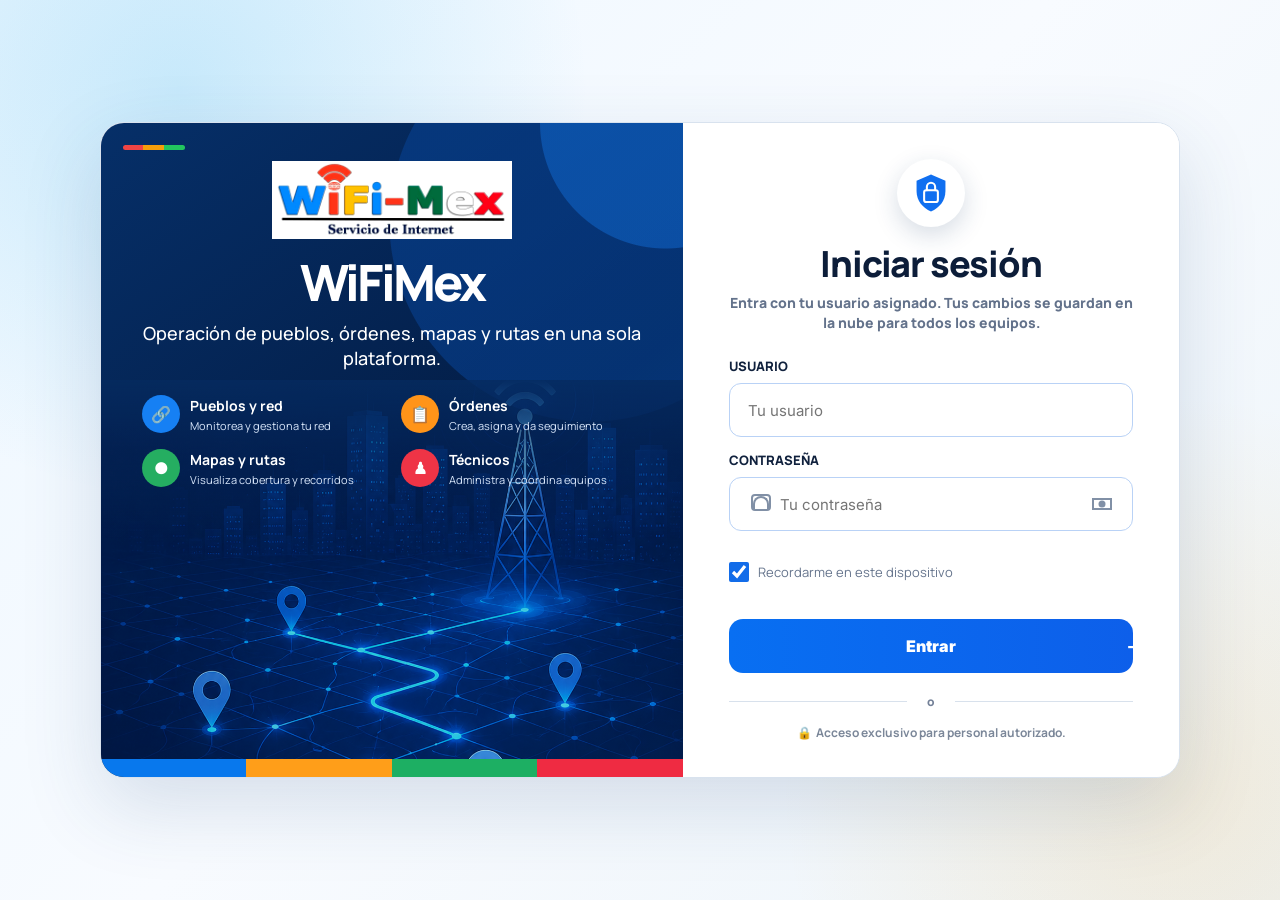
<file: public/tecnicos.html>
<!DOCTYPE html>
<html lang="es">
<head>
  <meta charset="UTF-8">
  <meta name="viewport" content="width=device-width,initial-scale=1.0">
  <title>WiFiMex &middot; Usuarios</title>
  <link rel="icon" type="image/svg+xml" href="assets/brand/wifimex-network-mark.svg?v=20260724">
  <link href="https://fonts.googleapis.com/css2?family=Manrope:wght@500;700;800&family=Inter:wght@400;600;700;800&display=swap" rel="stylesheet">
  <link rel="stylesheet" href="assets/css/style.css?v=20260902-evidence-viewer-v1">
  <link rel="stylesheet" href="assets/css/sidebar-compact.css?v=20260830-responsive-colors-v3">
  <script>try{document.documentElement.dataset.role=(JSON.parse(localStorage.getItem('user')||'{}').role||'').toLowerCase()}catch(e){}</script>
</head>
<body class="users-page" onload="initUsuariosPage()">
  <script>if(localStorage.getItem('netops_menu_open_v3')==='0')document.body.classList.add('sidebar-collapsed')</script>
  <div class="topbar">
    <a href="mapa.html" class="logo-link"><div class="logo">WiFi<span>Mex</span></div></a>
    <nav class="nav">
      <a href="mapa.html" class="nb">Mapa Mikrotiks</a>
      <a href="antenas.html" class="nb">Antenas</a>
      <a href="nodos.html" class="nb">Pueblos</a>
      <a href="planificar.html" class="nb">Planificar</a>
      <a href="ordenes.html?detailKind=network" class="nb">Detalles de red</a>
      <a href="ordenes.html?detailKind=physical" class="nb">Detalles físicos</a>
      <a href="material.html" class="nb">Material</a>
      <a href="tecnicos.html" class="nb active">Usuarios</a>
    </nav>
    <div class="sbar">
      <div class="user-pill" data-user-name>Sesion activa</div>
      <button class="btn bgh" onclick="logout()">Cerrar sesion</button>
    </div>
  </div>

  <div class="page-shell wide-shell users-shell">
    <section class="hero-panel compact-hero users-hero">
      <div><div class="section-chip">Usuarios / Seguridad</div>
      <h1>Gestión de usuarios y roles</h1>
      <p>Registra administradores, soporte, atención a clientes y técnicos con su rol, acceso y zonas asignadas.</p></div>
      <div class="stats-grid compact-stats users-stats">
        <div class="stat-card"><span class="users-stat-icon">&#9673;</span><div><div class="label">Usuarios</div><strong id="user-total">0</strong></div></div>
        <div class="stat-card"><span class="users-stat-icon">&#9638;</span><div><div class="label">Roles</div><strong>4</strong></div></div>
      </div>
    </section>

    <section class="content-card users-content">
      <div class="toolbar users-toolbar">
        <button class="btn bc" onclick="openUserModal()">+ Nuevo usuario</button>
        <input id="user-search" class="search-input" placeholder="Buscar por nombre, usuario o teléfono..." oninput="debounceAction('usuarios-search', resetUserPagination)">
        <select id="user-filter-role" class="search-input" style="max-width:240px" onchange="resetUserPagination()">
          <option value="all">Todos los roles</option>
          <option value="administrador">Administrador</option>
          <option value="soporte">Soporte</option>
          <option value="atencion_clientes">Atención a clientes</option>
          <option value="tecnico">Técnico</option>
        </select>
      </div>
      <div id="usuarios-grid"></div>
    </section>

    <div class="mo" id="user-mo">
      <div class="md modal-wide">
        <div class="modal-head">
          <div>
            <h2 id="user-form-title">Agregar usuario</h2>
            <p>Captura rol, acceso y zonas asignadas.</p>
          </div>
          <button class="btn bgh" onclick="CM('user-mo')">Cerrar</button>
        </div>

        <div class="modal-grid">
          <div class="fi"><label>Nombre</label><input id="user-name" placeholder="Abraham"></div>
          <div class="fi"><label>Telefono</label><input id="user-phone" placeholder="55 1234 5678"></div>
        </div>
        <div class="modal-grid">
          <div class="fi"><label>Usuario</label><input id="user-username" placeholder="abraham"></div>
          <div class="fi"><label>Contraseña</label><input id="user-password" placeholder="********"></div>
        </div>
        <div class="modal-grid">
          <div class="fi"><label>Rol</label><select id="user-role"><option value="administrador">Administrador</option><option value="soporte">Soporte</option><option value="atencion_clientes">Atención a clientes</option><option value="tecnico">Técnico</option></select></div>
          <div class="fi"><label>Estatus</label><select id="user-status"><option value="activo">Activo</option><option value="inactivo">Inactivo</option></select></div>
        </div>
        <div class="fi">
          <label>Color distintivo del usuario (visible en reportes y asignaciones)</label>
          <div style="display:flex;align-items:center;gap:12px;margin-top:4px;">
            <input type="color" id="user-color" value="#0284c7" oninput="updateUserColorPreview(this.value)" style="width:48px;height:38px;padding:2px;border:1px solid #cfdae6;border-radius:8px;cursor:pointer;background:#fff;">
            <span id="user-color-preview" class="user-color-chip" style="background:#0284c7;"><span class="chip-dot"></span>Vista previa</span>
          </div>
          <div id="user-color-palette" style="display:flex;flex-wrap:wrap;gap:6px;margin-top:8px;"></div>
        </div>
        <div class="fi"><label>Zonas</label><select id="user-zones" multiple style="height:140px"></select></div>
        <div class="fi"><label>Notas</label><textarea id="user-notes" placeholder="Especialidad o descripción"></textarea></div>
        <div class="card-actions">
          <button class="btn bc" onclick="saveUser()">Guardar usuario</button>
          <button class="btn bgh" onclick="CM('user-mo')">Cerrar</button>
        </div>
      </div>
    </div>
  </div>

  <div class="nt" id="nt"></div>
<script src="assets/js/api.js?v=20260831-global-loading-map-height-v10"></script>
  <script src="assets/js/common.js?v=20261106-grouped-notifications-v3"></script>
  <script src="assets/js/usuarios.js?v=20260902-principal-admin-v1"></script>
</body>
</html>
</file>
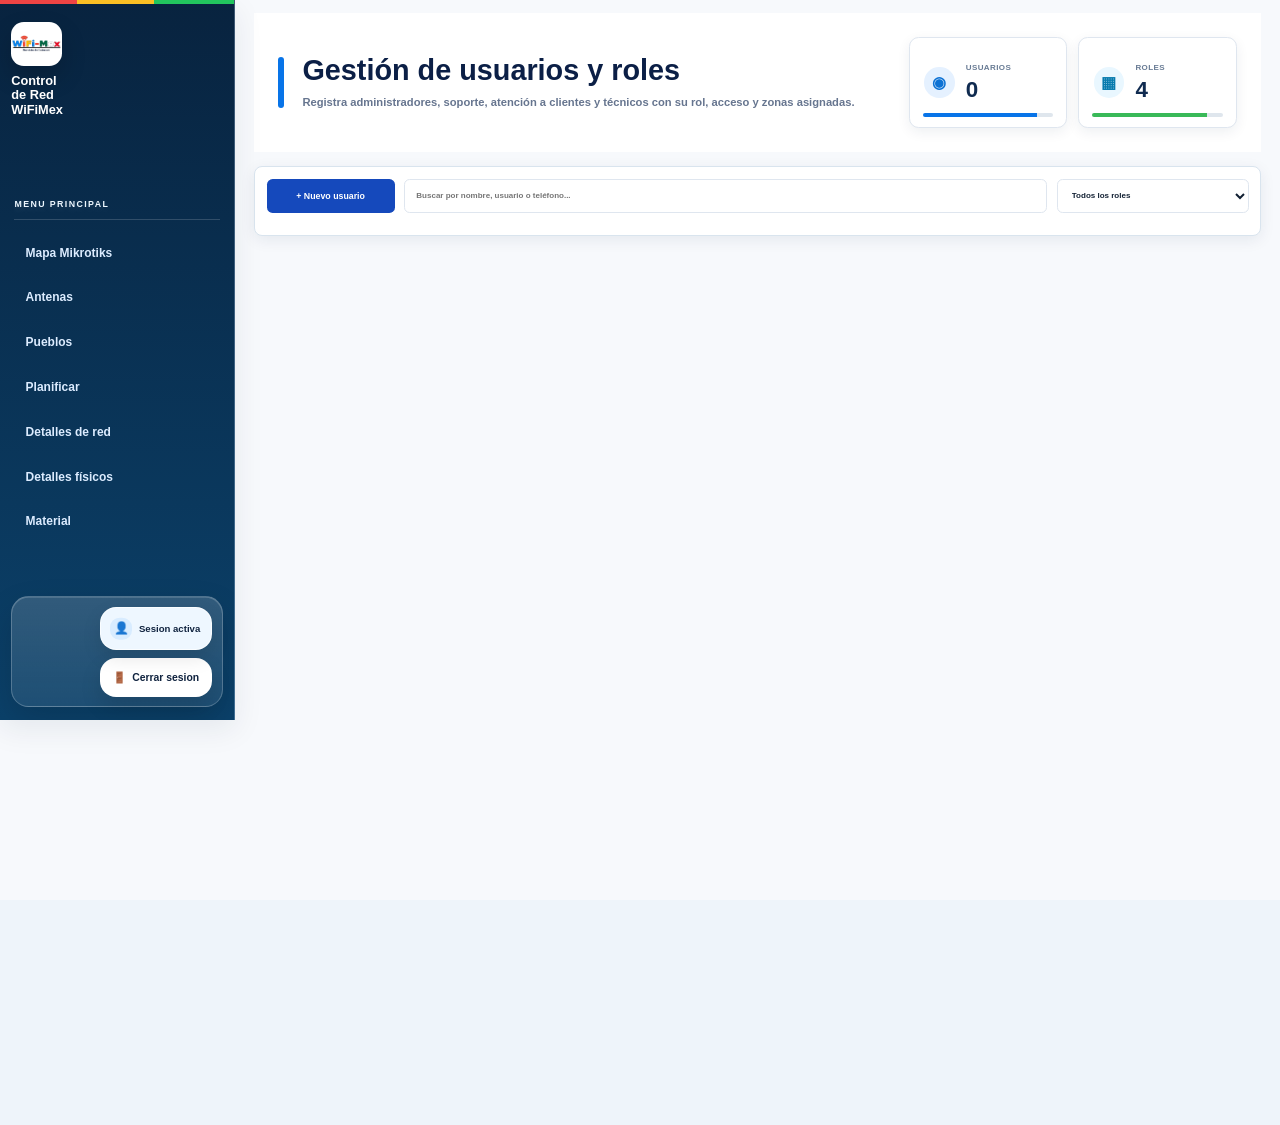
<file: public/usuarios.html>
<!DOCTYPE html>
<html lang="es">
<head>
  <meta charset="UTF-8">
  <meta http-equiv="refresh" content="0; url=tecnicos.html">
  <title>WiFiMex · Usuarios</title>
  <link rel="icon" type="image/svg+xml" href="assets/brand/wifimex-network-mark.svg?v=20260724">
  <script>try{document.documentElement.dataset.role=(JSON.parse(localStorage.getItem('user')||'{}').role||'').toLowerCase()}catch(e){}</script>
</head>
<body>
  <p>Redirigiendo a <a href="tecnicos.html">Usuarios</a>…</p>
</body>
</html>
</file>
<file: public/assets/css/style.css>
*{margin:0;padding:0;box-sizing:border-box}
:root{--bg:#f4f7f6;--s:#ffffff;--s2:#f8fafc;--s3:#e2e8f0;--cy:#0984e3;--am:#f39c12;--re:#e74c3c;--gr:#2ecc71;--pu:#9b59b6;--tx:#2d3436;--mu:#64748b;--bo:#cbd5e1}
body{background:var(--bg);color:var(--tx);font-family:'Inter',sans-serif;height:100vh;overflow:hidden;display:flex;flex-direction:column}
.mono{font-family:'Space Mono',monospace}

#ov{position:fixed;inset:0;background:var(--bg);z-index:9999;display:flex;flex-direction:column;align-items:center;justify-content:center;gap:14px;transition:opacity .4s}
#ov.hide{opacity:0;pointer-events:none}
.ll{font-size:28px;font-weight:800;letter-spacing:2px;color:var(--cy)}.ll span{color:var(--am)}
.lb{width:200px;height:4px;background:var(--s3);border-radius:2px;overflow:hidden}
.lbi{height:100%;background:var(--cy);animation:la 1.2s ease-in-out infinite}
@keyframes la{0%{width:0;margin-left:0}50%{width:60%;margin-left:20%}100%{width:0;margin-left:100%}}
.lt{font-size:12px;color:var(--mu);font-weight:600}

.topbar{display:flex;align-items:center;gap:8px;padding:0 15px;height:54px;background:var(--s);border-bottom:1px solid var(--bo);flex-shrink:0;box-shadow:0 1px 3px rgba(0,0,0,0.03);z-index:10}
.logo{font-weight:800;font-size:16px;letter-spacing:1px;color:var(--cy)}.logo span{color:var(--am)}
.nav{display:flex;gap:6px;margin-left:20px;overflow-x:auto}
.nb{padding:6px 14px;border:none;background:transparent;color:var(--mu);cursor:pointer;font-family:'Inter',sans-serif;font-size:12px;font-weight:700;border-radius:6px;transition:all .2s;white-space:nowrap}
.nb:hover{background:var(--s2);color:var(--cy)}
.nb.active{background:var(--cy);color:#fff;box-shadow:0 2px 4px rgba(9,132,227,0.2)}
.sbar{margin-left:auto;display:flex;gap:12px;align-items:center;flex-shrink:0}
.st{display:flex;align-items:center;gap:5px;font-size:11px;color:var(--mu);font-weight:600}
.dot{width:8px;height:8px;border-radius:50%;flex-shrink:0}
.dot.g{background:var(--gr);box-shadow:0 0 4px var(--gr)}.dot.r{background:var(--re);box-shadow:0 0 4px var(--re)}.dot.a{background:var(--am);box-shadow:0 0 4px var(--am)}
.st strong{color:var(--tx)}
#ss{font-size:10px;font-weight:700;padding:3px 8px;border-radius:12px;color:#fff}
#ss.synced{background:var(--gr)}#ss.saving{background:var(--am)}#ss.error{background:var(--re)}

.main{display:flex;flex:1;overflow:hidden}
.sb{width:310px;background:var(--s);border-right:1px solid var(--bo);display:flex;flex-direction:column;overflow:hidden;flex-shrink:0}
.ct{flex:1;overflow:hidden;position:relative;background:var(--bg)}
.panel{display:none;height:100%;overflow-y:auto;padding:20px}.panel.active{display:block}
#mp{display:none;height:100%;padding:0;flex-direction:column}
#map{flex:1;background:#e5e9ec;z-index:1}

.mtb{display:flex;gap:8px;padding:10px 15px;background:var(--s);border-bottom:1px solid var(--bo);flex-wrap:wrap;align-items:center;z-index:2}
.mh{font-size:11px;color:var(--cy);font-weight:700;margin-left:auto;background:rgba(9,132,227,0.1);padding:4px 10px;border-radius:12px}
.sbs{padding:12px 15px;border-bottom:1px solid var(--bo);background:var(--s2)}
.sbt{font-size:10px;font-weight:800;letter-spacing:1px;text-transform:uppercase;color:var(--mu);margin-bottom:8px}
.ssc{flex:1;overflow-y:auto;padding:0 15px 15px}

.btn{display:inline-flex;align-items:center;justify-content:center;gap:4px;padding:8px 14px;border:none;border-radius:6px;cursor:pointer;font-family:'Inter',sans-serif;font-size:11px;font-weight:700;transition:all .15s;white-space:nowrap}
.btn:disabled{opacity:.55;cursor:not-allowed;box-shadow:none}
.bc{background:var(--cy);color:#fff}.bc:hover{background:#0773c6;box-shadow:0 2px 5px rgba(9,132,227,0.2)}
.bo2{background:transparent;color:var(--cy);border:1px solid var(--cy)}.bo2:hover{background:rgba(9,132,227,0.1)}
.ba{background:var(--am);color:#fff}.br{background:var(--re);color:#fff}.bg2{background:var(--gr);color:#fff}
.bgh{background:var(--s3);color:var(--tx)}.bgh:hover{background:var(--bo)}.bp{background:var(--pu);color:#fff}
.bsm{padding:5px 10px;font-size:10px}.bfu{width:100%}

.fi{margin-bottom:10px}
.fi label{display:block;font-size:10px;font-weight:800;color:var(--mu);text-transform:uppercase;margin-bottom:4px}
.fi input,.fi select,.fi textarea{width:100%;background:var(--s);border:1px solid var(--bo);color:var(--tx);padding:8px 10px;border-radius:6px;font-family:'Inter',sans-serif;font-size:12px;outline:none;transition:border .15s}
.fi input:focus,.fi select:focus,.fi textarea:focus{border-color:var(--cy)}
.password-field{position:relative}.password-field input{padding-right:86px!important}.password-field .password-toggle{position:absolute;right:8px;top:24px;min-height:28px;padding:5px 10px;box-shadow:none}
.row2{display:grid;grid-template-columns:1fr 1fr;gap:10px}
.card{background:var(--s);border:1px solid var(--bo);border-radius:8px;padding:15px;margin-bottom:12px;cursor:pointer;transition:all .15s;position:relative;box-shadow:0 2px 5px rgba(0,0,0,0.03)}
.card:hover{border-color:var(--cy);box-shadow:0 6px 12px rgba(9,132,227,0.1);transform:translateY(-2px)}
.ch{display:flex;align-items:flex-start;gap:10px;margin-bottom:6px}
.ci{width:30px;height:30px;border-radius:6px;display:flex;align-items:center;justify-content:center;font-size:14px;flex-shrink:0}
.ct2{font-weight:800;font-size:13px;line-height:1.3;color:var(--tx)}.cs{font-size:10px;color:var(--mu);font-family:'Space Mono',monospace;margin-top:6px}
.badge{padding:3px 8px;border-radius:12px;font-size:9px;font-weight:800;text-transform:uppercase;display:inline-block}
.bty{background:var(--s3);color:var(--tx);border:1px solid var(--bo)}

.wo-table { width: 100%; border-collapse: collapse; background: var(--s); border-radius: 8px; overflow: hidden; box-shadow: 0 1px 3px rgba(0,0,0,0.05); }
.wo-table th { background: var(--s2); text-align: left; padding: 12px 15px; font-size: 10px; font-weight: 800; color: var(--mu); text-transform: uppercase; border-bottom: 1px solid var(--bo); }
.wo-table td { padding: 12px 15px; border-bottom: 1px solid var(--bo); font-size: 11px; vertical-align: top; }
.wo-table tr:last-child td { border-bottom: none; }
.wo-table tr:hover { background: var(--s2); }
.wo-table tr.wo-done-row{opacity:1;background:#ecfdf5}
.wo-table tr.wo-done-row td:nth-child(4),.wo-table tr.wo-done-row td:nth-child(5){text-decoration:none}
.wo-radio-pills{display:flex;gap:5px;flex-wrap:wrap;margin:5px 0}
.tech-qr-grid{display:grid;grid-template-columns:220px minmax(0,1fr);gap:16px;align-items:center}.tech-qr-img{width:220px;height:220px;border:1px solid var(--bo);border-radius:16px;background:#fff;padding:10px}
.tech-access-mini{margin-top:10px;font-size:11px;color:var(--mu);line-height:1.55;background:var(--s2);border:1px solid var(--bo);border-radius:12px;padding:8px 10px}.tech-access-box{margin-top:14px;border-top:1px solid var(--bo);padding-top:12px}.tech-access-box>strong{display:block;font-size:11px;text-transform:uppercase;color:var(--mu);margin-bottom:8px}.tech-access-list{display:flex;flex-direction:column;gap:6px}.tech-access-row{display:flex;justify-content:space-between;gap:8px;border:1px solid var(--bo);background:#fff;border-radius:10px;padding:7px 9px;font-size:11px;font-weight:800}.tech-access-row small{color:var(--mu);font-weight:800;text-align:right}.tech-route-body{height:auto;min-height:100vh;overflow:auto}.tech-login-view{min-height:100vh;display:flex;align-items:center;justify-content:center;padding:18px}.tech-login-card{width:min(440px,100%);background:#fff;border:1px solid var(--bo);border-radius:24px;padding:24px;box-shadow:var(--shadow)}.tech-login-card h1{font-size:24px;color:var(--tx);margin:14px 0 6px}.tech-login-card p{color:var(--mu);font-size:13px;font-weight:700;line-height:1.45;margin-bottom:18px}.tech-login-error{min-height:20px;color:var(--re);font-size:12px;font-weight:800;margin-top:10px}.tech-route-shell{max-width:1180px;margin:0 auto;padding:14px}.tech-route-head{display:flex;justify-content:space-between;gap:12px;align-items:flex-start;background:#fff;border:1px solid var(--bo);border-radius:18px;padding:14px;box-shadow:var(--shadow);margin-bottom:12px}.tech-route-head h1{font-size:22px;margin:8px 0 4px;color:var(--tx)}.tech-route-head-actions{display:flex;gap:8px;align-items:center;justify-content:flex-end;flex-wrap:wrap}.tech-route-sub,.tech-route-summary{display:flex;gap:8px;flex-wrap:wrap;color:var(--mu);font-size:12px;font-weight:800}.tech-route-summary span{background:#fff;border:1px solid var(--bo);border-radius:999px;padding:7px 10px}.tech-route-map-wrap{height:42vh;min-height:300px;background:#fff;border:1px solid var(--bo);border-radius:18px;overflow:hidden;box-shadow:var(--shadow);margin-bottom:12px}#tech-route-map{height:100%}.tech-route-list{display:flex;flex-direction:column;gap:14px;margin-top:12px}.tech-day-block{background:rgba(255,255,255,.78);border:1px solid var(--bo);border-radius:18px;padding:12px;box-shadow:var(--shadow)}.tech-day-block h2{font-size:15px;color:var(--navy);margin-bottom:10px}.tech-stop-card{background:#fff;border:1px solid rgba(203,213,225,.9);border-left:5px solid var(--cy);border-radius:16px;padding:12px;margin-bottom:10px}.tech-stop-card.done{border-left-color:var(--gr);opacity:.82}.tech-stop-head{display:grid;grid-template-columns:34px minmax(0,1fr);gap:10px;align-items:flex-start}.tech-stop-head h3{font-size:16px;line-height:1.25;margin:0;color:var(--tx);overflow-wrap:anywhere}.tech-stop-head p{font-size:11px;color:var(--mu);font-weight:800;margin-top:4px}.tech-order-actions{display:flex;gap:8px;flex-wrap:wrap;margin-top:10px}.tech-detail-section{margin-top:12px;display:flex;flex-direction:column;gap:8px}.tech-detail-section>strong{font-size:11px;text-transform:uppercase;color:var(--mu);letter-spacing:.02em}.route-stop-timeline,.stop-timeline{display:flex;gap:8px;flex-wrap:wrap;margin-top:8px;font-size:10px;color:var(--mu);font-weight:800}.route-stop-timeline span,.stop-timeline span{background:var(--s2);border:1px solid var(--bo);border-radius:999px;padding:5px 8px}.route-stop-timeline strong,.stop-timeline strong{color:var(--tx)}

.mo{display:none;position:fixed;inset:0;background:rgba(15,23,42,0.6);z-index:1000;align-items:center;justify-content:center;backdrop-filter:blur(3px)}.mo.open{display:flex}
.md{background:var(--s);border:1px solid var(--bo);border-radius:12px;width:560px;max-width:96vw;max-height:92vh;overflow-y:auto;padding:24px;box-shadow:0 10px 40px rgba(0,0,0,0.15)}
.md-wide{width:700px}.md-superwide{width:950px}
.mt2{font-size:18px;font-weight:800;margin-bottom:15px;color:var(--tx)}
::-webkit-scrollbar{width:6px}::-webkit-scrollbar-track{background:transparent}::-webkit-scrollbar-thumb{background:var(--bo);border-radius:4px}
.div{height:1px;background:var(--bo);margin:15px 0}
.emp{text-align:center;padding:40px;color:var(--mu)}.ei{font-size:34px;margin-bottom:10px}.et{font-size:12px;line-height:1.6}
.stabs{display:flex;gap:4px;padding:10px 15px;border-bottom:1px solid var(--bo);background:var(--s2)}
.stb{flex:1;padding:8px;border:none;background:transparent;color:var(--mu);cursor:pointer;font-family:'Inter',sans-serif;font-size:11px;font-weight:700;border-radius:6px;transition:all .15s;text-align:center}
.stb.active{background:var(--s);color:var(--cy);box-shadow:0 1px 3px rgba(0,0,0,0.05)}
.ib{font-size:11px;color:#856404;background:#fff3cd;border:1px solid #ffeeba;border-radius:6px;padding:10px 12px;margin-bottom:12px;font-weight:600}
.sh{display:flex;justify-content:space-between;align-items:center;margin-bottom:15px;padding-bottom:10px;border-bottom:2px solid var(--s2)}.sh h2{font-size:18px;font-weight:800}

.nt{position:fixed;bottom:20px;right:20px;background:var(--s);border:2px solid var(--cy);border-radius:8px;padding:15px 24px;font-size:13px;font-weight:700;z-index:2000;transform:translateY(100px);opacity:0;transition:all .3s cubic-bezier(0.175,0.885,0.32,1.275);box-shadow:0 5px 15px rgba(0,0,0,0.1)}.nt.show{transform:translateY(0);opacity:1}.nt.err{border-color:var(--re);color:var(--re)}.nt.warn{border-color:var(--am);color:#92400e;background:#fffbeb}


.filter-btn{background:var(--s);border:1px solid var(--bo);color:var(--mu);border-radius:20px;padding:6px 14px;font-size:11px;font-weight:700;cursor:pointer;transition:all 0.2s;box-shadow:0 1px 3px rgba(0,0,0,0.05)}
.filter-btn:hover{border-color:var(--cy);color:var(--cy)}
.filter-btn.act{background:var(--cy);color:#fff;border-color:var(--cy)}

.bwo-group { background: var(--s); border: 1px solid var(--bo); border-radius: 8px; margin-bottom: 12px; overflow: hidden; box-shadow:0 2px 4px rgba(0,0,0,0.02); }
.bwo-head { background: var(--s2); padding: 10px 14px; font-weight: 800; font-size: 12px; display: flex; justify-content: space-between; align-items: center; border-bottom: 1px solid var(--bo); color: var(--cy); }
.bwo-row.dup { background: #fff3cd !important; border-left: 4px solid var(--am) !important; }
.bwo-row textarea, .bwo-row select, .bwo-row input { width: 100%; background: var(--bg); border: 1px solid var(--bo); color: var(--tx); border-radius: 4px; padding: 6px; font-size: 11px; line-height: 1.4; outline: none; transition: border 0.2s; font-family:'Inter',sans-serif; }
.bwo-row textarea:focus, .bwo-row select:focus, .bwo-row input:focus { border-color: var(--cy); }
.orig-text { font-size: 9px; color: var(--mu); background: var(--s3); padding: 5px 8px; border-radius: 4px; margin-bottom: 8px; border-left: 3px solid var(--bo); word-break: break-all; font-family: 'Space Mono', monospace; font-weight: 600; }
.autocomplete-wrap{position:relative}
.autocomplete-list{position:absolute;left:0;right:0;top:calc(100% + 6px);z-index:2200;max-height:320px;overflow-y:auto;background:#fff;border:1px solid var(--bo);border-radius:14px;box-shadow:0 18px 45px rgba(15,39,66,.22)}
.autocomplete-item{width:100%;display:flex;flex-direction:column;align-items:flex-start;gap:3px;padding:10px 12px;border:0;border-bottom:1px solid var(--s3);background:#fff;color:var(--tx);font-family:'Inter',sans-serif;text-align:left;cursor:pointer}
.autocomplete-item:hover{background:rgba(9,132,227,.08)}
.autocomplete-item strong{font-size:12px;color:var(--navy)}
.autocomplete-item span,.autocomplete-empty{font-size:10px;color:var(--mu);font-weight:800}
.autocomplete-empty{padding:12px;background:#fff}
.ant-detail-modal{width:calc(100vw - 44px);height:calc(100vh - 44px);max-width:1680px;max-height:none;display:flex;flex-direction:column;overflow:hidden}
.detail-full-modal{width:calc(100vw - 44px);height:calc(100vh - 44px);max-width:1440px;max-height:none;display:flex;flex-direction:column;overflow:hidden}
#plan-edit-mo .md{width:calc(100vw - 44px);height:calc(100vh - 44px);max-width:1440px;max-height:none}
.detail-edit-grid{display:grid;grid-template-columns:minmax(0,1.15fr) minmax(0,.85fr);gap:16px;align-items:start;overflow:auto;min-height:0}
.ant-detail-modal>#ant-det-existing{flex:1;min-height:0;overflow-y:auto;overflow-x:hidden;padding-right:6px}
.ant-add-detail{background:rgba(9,132,227,.03);border:1px dashed var(--cy);border-radius:18px;padding:15px;margin-top:16px;flex-shrink:0}
.ant-detail-tools{display:flex;justify-content:flex-end;margin-bottom:10px}
.ant-detail-grid{display:grid;grid-template-columns:minmax(0,.55fr) minmax(0,1.45fr);gap:16px;align-items:start;overflow:hidden}
.ant-detail-grid.radios-hidden,.ant-detail-grid.details-hidden{grid-template-columns:minmax(0,1fr)!important}
.ant-info-panel{background:rgba(255,255,255,.72);border:1px solid var(--bo);border-radius:18px;padding:14px;min-width:0;overflow:hidden}
.ant-section-title{font-size:13px;font-weight:900;color:var(--navy);text-transform:uppercase;letter-spacing:.02em;margin-bottom:10px}
.radio-card,.ant-work-card{background:#fff;border:1px solid rgba(203,213,225,.9);border-radius:16px;padding:12px;margin-bottom:10px;box-shadow:0 8px 18px rgba(15,39,66,.06);min-width:0;max-width:100%}
.radio-head{display:flex;gap:10px;align-items:flex-start;margin-bottom:8px}
.radio-index{width:28px;height:28px;border-radius:999px;background:linear-gradient(135deg,var(--navy),var(--cy));color:#fff;display:inline-flex;align-items:center;justify-content:center;font-size:12px;font-weight:900;flex-shrink:0}
.radio-name{font-size:13px;font-weight:900;color:var(--tx);overflow-wrap:anywhere}.radio-meta,.ant-muted{font-size:11px;color:var(--mu);font-weight:700;line-height:1.35;overflow-wrap:anywhere}
.radio-pills{display:flex;gap:6px;flex-wrap:wrap}.radio-card-actions,.radio-edit-actions{display:flex;gap:6px;flex-wrap:wrap;margin-top:10px}.ant-work-card{border-left:5px solid var(--cy);overflow-wrap:anywhere;word-break:break-word;padding:18px 20px}.ant-work-title{font-size:18px;font-weight:900;color:var(--tx);line-height:1.25;margin-bottom:10px}.ant-work-card>*{max-width:100%}.ant-work-card.done{opacity:.76;border-left-color:var(--gr)}
.radio-spec-list{display:flex;flex-direction:column;gap:6px;margin-top:10px}.radio-spec-row{display:flex;justify-content:space-between;gap:10px;border:1px solid var(--bo);background:var(--s2);border-radius:10px;padding:7px 9px;font-size:11px}.radio-spec-row span{color:var(--mu);font-weight:900;text-transform:uppercase}.radio-spec-row strong{color:var(--tx);font-weight:900;text-align:right;overflow-wrap:anywhere}.ant-add-detail.is-hidden{display:none!important}
.radio-edit-list{display:flex;flex-direction:column;gap:10px;margin-bottom:10px}.radio-edit-row,.radio-form-grid{display:grid;grid-template-columns:repeat(4,minmax(130px,1fr));gap:8px;align-items:end}.radio-edit-row{background:#fff;border:1px solid rgba(203,213,225,.9);border-radius:16px;padding:10px}.radio-edit-row .fi,.radio-form-grid .fi{margin-bottom:0}.radio-remove-btn{min-height:38px}.radio-quick-add{margin-top:12px;padding-top:12px;border-top:1px solid var(--bo)}.radio-suggestion{font-size:11px;color:var(--mu);font-weight:700;background:var(--s2);border:1px solid var(--bo);border-radius:12px;padding:9px;margin-bottom:10px;line-height:1.35}.radio-suggestion strong{color:var(--cy)}.deleted-antennas-panel{margin-top:22px}.deleted-antennas-list{display:flex;flex-direction:column;gap:10px}.deleted-antenna-card{display:flex;justify-content:space-between;align-items:center;gap:12px;background:#fff;border:1px solid rgba(203,213,225,.9);border-left:5px solid var(--re);border-radius:16px;padding:12px;box-shadow:0 8px 18px rgba(15,39,66,.06)}.deleted-antenna-actions{display:flex;gap:6px;flex-wrap:wrap;justify-content:flex-end}
.ant-radios-panel{overflow:visible}.ant-radios-panel .radio-quick-add .radio-form-grid{display:flex!important;flex-direction:column!important;grid-template-columns:none!important;gap:10px!important;align-items:stretch!important}.ant-radios-panel .radio-quick-add .fi{display:block!important;width:100%!important;margin-bottom:0}.ant-radios-panel .radio-quick-add input,.ant-radios-panel .radio-quick-add select{width:100%!important;min-width:0}.ant-radios-panel .radio-edit-actions{display:flex;flex-direction:column}.ant-radios-panel .radio-edit-actions .btn{width:100%}
.ant-detail-grid.details-hidden .ant-radios-panel{width:100%;max-width:none}.ant-detail-grid.details-hidden .radio-card{border-left:5px solid var(--cy);padding:18px 20px}.ant-detail-grid.details-hidden .radio-name{font-size:18px;line-height:1.25}.ant-detail-grid.details-hidden .radio-spec-row{padding:10px 12px;font-size:12px}.ant-detail-grid.details-hidden .radio-card-actions .btn{min-width:92px}
.route-full-modal{width:calc(100vw - 44px);height:calc(100vh - 44px);max-width:1720px;max-height:none;display:flex;flex-direction:column;overflow:hidden}
.route-full-head{display:flex;justify-content:space-between;align-items:flex-start;gap:14px;border-bottom:1px solid var(--bo);padding-bottom:12px;margin-bottom:14px;flex-shrink:0}
.route-full-actions{display:flex;gap:8px;align-items:center;flex-wrap:wrap;justify-content:flex-end}
.route-full-sub{display:flex;gap:8px;flex-wrap:wrap;font-size:12px;color:var(--mu);font-weight:800;margin-top:8px}.route-full-sub span{display:inline-flex;align-items:center;border:1px solid var(--bo);background:var(--s2);border-radius:999px;padding:5px 9px}
.route-full-body{display:grid;grid-template-columns:minmax(0,1.35fr) minmax(360px,.65fr);gap:16px;flex:1;min-height:0;overflow:hidden}
.route-full-map{height:100%;min-height:420px;border:1px solid var(--bo);border-radius:20px;overflow:hidden;box-shadow:var(--shadow);background:#dbeafe}
.route-stop-list{min-height:0;overflow-y:auto;overflow-x:hidden;padding-right:6px}
.route-stop-card{background:#fff;border:1px solid rgba(203,213,225,.9);border-left:5px solid var(--cy);border-radius:18px;padding:14px;margin-bottom:12px;box-shadow:0 10px 24px rgba(15,39,66,.08);overflow-wrap:anywhere}
.route-stop-top{display:grid;grid-template-columns:34px minmax(0,1fr);gap:10px;align-items:flex-start}
.route-stop-num,.route-map-marker{display:inline-flex;align-items:center;justify-content:center;border-radius:999px;background:linear-gradient(135deg,var(--navy),var(--cy));color:#fff;font-weight:900;box-shadow:0 5px 14px rgba(15,39,66,.28)}
.route-stop-num{width:34px;height:34px;font-size:14px}.route-map-marker{width:30px;height:30px;border:2px solid #fff;font-size:13px}
.route-stop-name{font-size:15px;font-weight:900;color:var(--tx);line-height:1.25;overflow-wrap:anywhere}.route-stop-meta{font-size:11px;color:var(--mu);font-weight:800;margin-top:4px}
.route-stop-status{display:flex;gap:8px;flex-wrap:wrap;margin-top:10px}.route-stop-notes{font-size:12px;line-height:1.4;color:#334155;background:var(--s2);border:1px solid var(--bo);border-radius:12px;padding:9px;margin-top:10px;overflow-wrap:anywhere}
.route-stop-details{display:flex;flex-direction:column;gap:8px;margin-top:10px}.route-detail-line{border:1px solid var(--bo);border-left:4px solid var(--cy);border-radius:12px;padding:9px;background:#fbfdff;display:flex;flex-direction:column;gap:4px;overflow-wrap:anywhere}.route-detail-line.done{opacity:.78;border-left-color:var(--gr)}
.route-detail-line span{align-self:flex-start;border:1px solid var(--bo);border-radius:999px;padding:3px 8px;font-size:9px;font-weight:900;text-transform:uppercase}.route-detail-line strong{font-size:12px;line-height:1.35}.route-detail-line small{font-size:11px;color:var(--mu);line-height:1.35}
.detail-location-ok,.detail-location-empty{align-self:flex-start;border:1px solid var(--bo);border-radius:999px;padding:4px 8px;background:var(--s2);font-size:11px;line-height:1.35;font-weight:800}.detail-location-ok{color:var(--cy)!important;text-decoration:none}.detail-location-empty{color:var(--mu)!important}
.route-detail-line.done strong{text-decoration:none}.route-detail-actions,.route-stop-actions{display:flex;gap:6px;flex-wrap:wrap;margin-top:8px}

.tech-login-view{position:relative;overflow:hidden;background:
  linear-gradient(120deg,rgba(15,39,66,.96),rgba(9,82,132,.92)),
  repeating-linear-gradient(90deg,rgba(255,255,255,.08) 0 1px,transparent 1px 84px),
  repeating-linear-gradient(0deg,rgba(255,255,255,.06) 0 1px,transparent 1px 84px)}
.tech-login-view:before{content:"";position:absolute;inset:0;background:
  linear-gradient(135deg,transparent 0 44%,rgba(243,156,18,.26) 44% 45%,transparent 45% 100%),
  linear-gradient(25deg,transparent 0 58%,rgba(46,204,113,.18) 58% 59%,transparent 59% 100%);
  pointer-events:none}
.tech-login-card{position:relative;z-index:1;width:min(420px,calc(100vw - 28px));border:1px solid rgba(255,255,255,.28);background:rgba(255,255,255,.94);border-radius:22px;padding:22px;box-shadow:0 30px 90px rgba(0,0,0,.28)}
.tech-login-brand{display:flex;align-items:center;justify-content:space-between;gap:12px;margin-bottom:18px}
.tech-login-brand span{font-size:10px;font-weight:900;text-transform:uppercase;letter-spacing:0;color:var(--navy);background:#eef6ff;border:1px solid #cfe7ff;border-radius:999px;padding:7px 10px}
.tech-login-card h1{font-size:28px;line-height:1.08;margin:0 0 8px;color:var(--navy)}
.tech-login-card p{font-size:13px;line-height:1.45;color:#536579;margin:0 0 18px;font-weight:800}
.tech-login-fields{display:flex;flex-direction:column;gap:10px;margin-bottom:14px}
.tech-login-fields .fi{margin-bottom:0}
.tech-login-fields input{min-height:48px;font-size:16px!important;background:#f8fbff!important;border-color:#cbdff2!important}
.tech-login-fields input:focus{border-color:var(--cy)!important;box-shadow:0 0 0 4px rgba(9,132,227,.12)}
.tech-login-card .password-toggle{top:28px;right:9px;min-height:32px;padding:6px 12px}
.tech-login-submit{min-height:48px;font-size:14px!important;margin-top:2px}
.tech-login-error{background:rgba(231,76,60,.08);border:1px solid transparent;border-radius:12px;padding:0 10px;display:flex;align-items:center}
.tech-login-error:not(:empty){min-height:38px;margin-top:12px;border-color:rgba(231,76,60,.22)}
/* Modern company polish */
:root{--navy:#0f2742;--ink:#14213d;--glass:rgba(255,255,255,.78);--shadow:0 18px 45px rgba(15,39,66,.12);--radius:18px}
body{background:radial-gradient(circle at top left,#e8f6ff 0,#f4f7f6 34%,#eef2f7 100%);font-family:'Manrope','Inter',sans-serif}
.topbar{height:62px;padding:0 18px;background:rgba(255,255,255,.88);backdrop-filter:blur(18px);border-bottom:1px solid rgba(203,213,225,.75);box-shadow:0 12px 35px rgba(15,39,66,.08)}
.logo{font-size:18px;color:var(--navy);display:inline-flex;align-items:center;gap:8px}
.logo:before{content:"";width:26px;height:26px;display:inline-block;background:url("../brand/netops-logo.svg") center/contain no-repeat;flex:0 0 auto}
.nb{border-radius:999px;padding:8px 15px;color:#52627a;text-decoration:none;display:inline-flex;align-items:center;gap:6px}
.nb.active{background:linear-gradient(135deg,var(--navy),var(--cy));box-shadow:0 10px 24px rgba(9,132,227,.22)}
.sb{width:330px;background:rgba(255,255,255,.86);backdrop-filter:blur(14px);border-right:1px solid rgba(203,213,225,.72)}
.ct{background:transparent}
.panel{padding:24px}
.card{border-radius:var(--radius);border:1px solid rgba(203,213,225,.85);box-shadow:var(--shadow);cursor:default}
.card:hover{transform:translateY(-3px);box-shadow:0 24px 52px rgba(9,132,227,.16)}
.btn{border-radius:999px;box-shadow:0 8px 18px rgba(15,39,66,.08)}
.bc{background:linear-gradient(135deg,var(--navy),var(--cy))}.ba{background:linear-gradient(135deg,#b86b00,var(--am))}.br{background:linear-gradient(135deg,#b91c1c,var(--re))}.bg2{background:linear-gradient(135deg,#108a4d,var(--gr))}
.fi input,.fi select,.fi textarea,input,select,textarea{border-radius:12px!important}
.mtb,.sbs,.stabs{background:rgba(255,255,255,.82);backdrop-filter:blur(12px)}
.md{border-radius:22px;box-shadow:0 30px 80px rgba(15,39,66,.28)}
.wo-table{border-radius:18px;box-shadow:var(--shadow)}
.hero-panel{background:linear-gradient(135deg,var(--navy),#1167a8);color:#fff;border-radius:26px;padding:24px;margin-bottom:20px;box-shadow:0 26px 60px rgba(15,39,66,.22);position:relative;overflow:hidden}
.hero-panel:after{content:"";position:absolute;right:-70px;top:-90px;width:230px;height:230px;border-radius:50%;background:rgba(255,255,255,.12)}
.hero-panel h1,.hero-panel h2{font-size:28px;margin-bottom:6px}.hero-panel p{color:rgba(255,255,255,.78);font-weight:600}
.f-ant{background:var(--s);border:1px solid var(--bo);border-radius:999px;padding:8px 14px;font-size:11px;font-weight:800;cursor:pointer;transition:all .18s;box-shadow:0 8px 18px rgba(15,39,66,.06)}
.f-ant:hover,.f-ant.act{background:var(--navy);color:#fff!important;border-color:var(--navy)!important}
.plan-shell{display:grid;grid-template-columns:320px minmax(0,1fr);gap:18px;align-items:start;min-height:0}
.plan-sidebar{background:var(--glass);border:1px solid rgba(203,213,225,.8);border-radius:24px;padding:16px;box-shadow:var(--shadow);overflow:visible;position:sticky;top:78px}
.plan-board{display:flex;flex-direction:column;min-width:0;min-height:0}
.plan-days{display:grid;grid-template-columns:minmax(0,1fr);gap:14px;overflow-x:hidden;overflow-y:visible;padding:2px 2px 18px}
.day-col{background:rgba(255,255,255,.82);border:1px solid rgba(203,213,225,.85);border-radius:22px;box-shadow:var(--shadow);min-height:430px;max-height:none;display:flex;flex-direction:column;min-width:0;overflow:hidden}
.day-head{padding:14px 15px;border-bottom:1px solid var(--bo);display:flex;justify-content:space-between;align-items:center;font-weight:900;color:var(--navy)}
.day-body{padding:12px;display:flex;flex-direction:column;gap:10px;min-height:0;overflow-y:auto;overflow-x:hidden}
.stop-card{background:#fff;border:1px solid rgba(203,213,225,.9);border-left:5px solid var(--cy);border-radius:16px;padding:14px;box-shadow:0 10px 24px rgba(15,39,66,.08);overflow:hidden;flex-shrink:0}
.stop-card.manual{border-left-color:var(--am)}
.stop-card.done{border-left-color:var(--gr);background:linear-gradient(180deg,#fff,#f4fff8);opacity:.82}
.stop-card.done .stop-title,.stop-card.done .stop-meta,.stop-card.done .stop-notes,.stop-card.done .detail-pill.done,.plan-detail-row.done strong{text-decoration:none}
.stop-card.done .stop-actions{border-top:1px solid var(--bo);padding-top:10px}
.stop-title{font-size:13px;font-weight:900;color:var(--tx);line-height:1.25;overflow-wrap:anywhere}.stop-meta{font-size:10px;color:var(--mu);font-weight:700;margin-top:5px;overflow-wrap:anywhere}.stop-notes{font-size:11px;color:#334155;margin-top:8px;line-height:1.35;overflow-wrap:anywhere}
.stop-state-row{display:flex;gap:8px;flex-wrap:wrap;margin-top:8px}
.stop-actions{display:flex;gap:6px;flex-wrap:wrap;margin-top:10px}.stop-details{margin-top:8px;display:flex;flex-direction:column;gap:5px}
.stop-order-input{width:58px;min-height:32px;border:1px solid var(--bo);border-radius:999px;background:var(--s2);color:var(--tx);font-size:12px;font-weight:900;text-align:center;outline:none}
.stop-order-input:focus{border-color:var(--cy);box-shadow:0 0 0 3px rgba(9,132,227,.14)}
.detail-pill{font-size:10px;font-weight:800;border-radius:14px;padding:5px 8px;background:var(--s2);color:var(--mu);border:1px solid var(--bo);overflow-wrap:anywhere}
.plan-detail-row{display:grid;grid-template-columns:minmax(0,1fr) auto;gap:10px;align-items:center;border:1px solid var(--bo);border-left:4px solid var(--cy);border-radius:14px;background:#fbfdff;padding:9px 10px;box-shadow:0 6px 14px rgba(15,39,66,.04)}
.plan-detail-row.done{background:#f6fff8;opacity:.82}
.plan-detail-main{min-width:0;display:flex;align-items:center;gap:8px;flex-wrap:wrap}
.plan-detail-main strong{font-size:11px;color:var(--tx);line-height:1.25;overflow-wrap:anywhere}
.plan-detail-main small{flex-basis:100%;font-size:10px;color:var(--mu);font-weight:700;line-height:1.3}
.plan-detail-actions{display:flex;gap:6px;justify-content:flex-end;flex-wrap:wrap}
.plan-map{height:320px;border-radius:20px;overflow:hidden;border:1px solid var(--bo);box-shadow:var(--shadow);margin-top:14px}
.plan-map-actions{display:flex;gap:8px;margin-top:10px}
.map-expanded{position:fixed;inset:24px;z-index:2500;background:#fff;border-radius:28px;padding:18px;box-shadow:0 35px 90px rgba(15,39,66,.38);display:flex;flex-direction:column}
.map-expanded .plan-map{height:auto;flex:1;margin-top:12px}
.map-expanded .plan-map-actions{order:-1;justify-content:flex-end}
.plan-empty{border:1px dashed var(--bo);border-radius:16px;padding:20px;text-align:center;color:var(--mu);font-size:12px;background:rgba(255,255,255,.5)}
.detail-check{display:flex;gap:8px;align-items:flex-start;padding:8px;border:1px solid var(--bo);border-radius:12px;background:var(--s2);font-size:11px;font-weight:700}
.linked-detail{border:1px solid rgba(203,213,225,.85);border-radius:18px;padding:14px;background:linear-gradient(180deg,#fff,#f8fbff);margin-bottom:12px;box-shadow:0 10px 24px rgba(15,39,66,.06)}
.linked-detail-head{display:flex;justify-content:space-between;align-items:center;gap:12px;margin-bottom:10px}
.linked-detail-actions{display:flex;gap:8px;flex-wrap:wrap;justify-content:flex-end}
.linked-detail-priority{display:inline-flex;align-items:center;gap:8px;font-size:13px;font-weight:900}
.linked-detail-priority:before{content:"";width:12px;height:12px;border-radius:50%;background:currentColor;box-shadow:0 0 0 4px color-mix(in srgb, currentColor 16%, transparent)}
.linked-detail-grid{display:grid;grid-template-columns:1.25fr .95fr;gap:14px;align-items:start}
.linked-detail-field{display:flex;flex-direction:column;gap:6px}
.linked-detail-field label{font-size:11px;font-weight:800;color:var(--mu);text-transform:uppercase;letter-spacing:.02em}
.linked-detail textarea{margin-top:0;min-height:88px;padding:12px 13px;background:#fff}
.plan-map-legend{display:flex;flex-wrap:wrap;gap:8px;margin-top:10px}
.plan-map-legend span{display:inline-flex;align-items:center;gap:6px;padding:6px 10px;border-radius:999px;background:#fff;border:1px solid var(--bo);font-size:10px;font-weight:800;color:var(--mu)}
.plan-map-legend i{display:inline-block;width:10px;height:10px;border-radius:50%}
.plan-map-popup{min-width:190px;font-family:'Manrope',sans-serif}.plan-map-popup strong{display:block;font-size:13px;line-height:1.25;margin-bottom:8px;color:var(--tx);overflow-wrap:anywhere}.plan-map-popup label{display:block;font-size:10px;font-weight:900;color:var(--mu);text-transform:uppercase;margin-bottom:5px}.plan-popup-row{display:flex;gap:8px;align-items:center}.plan-popup-row .stop-order-input{width:64px}
#general-plan-tools{margin-bottom:8px}
@media (max-width:1200px){.plan-shell{grid-template-columns:1fr}.plan-sidebar{position:static}.plan-days{grid-template-columns:1fr}.day-col{max-height:none}}
@media (max-width:700px){.plan-days{grid-template-columns:1fr;overflow-x:visible}.plan-shell{display:block}.plan-sidebar{margin-bottom:14px}.day-col{min-width:0;max-height:none}.map-expanded{inset:10px;border-radius:20px}}
@media (max-width:900px){body{height:auto;min-height:100vh;overflow:auto}.topbar{height:auto;min-height:62px;flex-wrap:wrap;padding:12px}.nav{order:3;width:100%;margin-left:0}.main{flex-direction:column;overflow:visible}.sb{width:100%;max-height:none;border-right:0;border-bottom:1px solid var(--bo)}.ct{min-height:70vh}.row2{grid-template-columns:1fr}.panel{padding:16px}#mp{min-height:75vh}.sbar{margin-left:0}.wo-table{min-width:820px}}

/* Responsive hardening across every page */
html{min-width:0}
img,video,canvas,svg{max-width:100%;height:auto}
.leaflet-container svg{max-width:none!important;max-height:none!important}
input,select,textarea,button{max-width:100%}
.ct,.main,.panel,.sb,.card,.md{min-width:0}
.wo-table{min-width:760px}

@media (max-width:1100px){
  .topbar{position:sticky;top:0}
  .nav{scrollbar-width:none}.nav::-webkit-scrollbar{display:none}
  .sh{align-items:flex-start;gap:12px;flex-wrap:wrap}
  .sh>div{width:100%;justify-content:flex-start;flex-wrap:wrap}
  #antenas-grid,#material-grid,#tecnicos-grid,#rr-grid{grid-template-columns:repeat(auto-fill,minmax(240px,1fr))!important}
  .md-superwide{width:min(96vw,860px)}
}

@media (max-width:760px){
  body{font-size:14px}
  .topbar{gap:10px;padding:12px 12px 10px}
  .logo{width:100%;font-size:20px}
  .nav{order:2;width:100%;margin-left:0;padding-bottom:2px;display:flex;overflow-x:auto;gap:8px}
  .nb{padding:9px 13px;font-size:12px;flex:0 0 auto}
  .sbar{order:3;width:100%;margin-left:0;justify-content:space-between;gap:8px;overflow-x:auto}
  .sbar .st{font-size:10px;flex:0 0 auto}
  .main{display:block;min-height:calc(100vh - 120px)}
  .sb{width:100%;display:block;max-height:none;overflow:visible;border-right:0;border-bottom:1px solid var(--bo)}
  .ssc{max-height:none;overflow:visible;padding:0 12px 14px}
  .ct{overflow:visible;min-height:auto}
  .panel,.panel.active{height:auto;min-height:calc(100vh - 150px);overflow:visible;padding:14px!important}
  .hero-panel{padding:18px;border-radius:20px}.hero-panel h1,.hero-panel h2{font-size:23px}
  .mtb{position:relative;padding:10px;gap:6px}
  .mtb .btn,.mtb select,.mtb .mh{flex:1 1 140px;margin-left:0!important}
  #mp{height:calc(100vh - 130px)!important;min-height:560px}
  #map{min-height:420px}
  #antenas-grid,#material-grid,#tecnicos-grid,#rr-grid{grid-template-columns:1fr!important;gap:12px!important}
  .card{padding:14px;border-radius:16px;transform:none!important}
  .card:hover{transform:none!important}
  .row2{grid-template-columns:1fr!important}
  .md,.md-wide,.md-superwide{width:calc(100vw - 20px);max-width:calc(100vw - 20px);max-height:calc(100vh - 20px);padding:18px;border-radius:20px}
  .mo{align-items:flex-start;padding:10px;overflow-y:auto}
  .btn{min-height:38px;white-space:normal;text-align:center}
  .bsm{min-height:32px}
  .fi input,.fi select,.fi textarea{font-size:16px;padding:11px 12px}
  .nt{left:12px;right:12px;bottom:12px;text-align:center}
  .wo-table{min-width:720px}
  .wo-table th,.wo-table td{padding:10px 11px}
  .tech-qr-grid{grid-template-columns:1fr}.tech-qr-img{margin:0 auto}.tech-route-shell{padding:10px}.tech-route-head{flex-direction:column}.tech-route-map-wrap{height:38vh;min-height:260px}.tech-route-head h1{font-size:19px}.tech-stop-head h3{font-size:15px}
  .bwo-row>div[style*="grid-template-columns"]{display:grid!important;grid-template-columns:1fr!important;gap:8px!important}
  .plan-sidebar{position:static}
  .plan-map{height:260px}
  #capture-map{height:260px!important}
  .linked-detail-grid{grid-template-columns:1fr}
  .ant-detail-modal{width:calc(100vw - 20px);height:calc(100vh - 20px)}
  .ant-detail-grid{grid-template-columns:1fr}
  .radio-edit-row,.radio-form-grid{grid-template-columns:1fr}
  .detail-full-modal{width:calc(100vw - 20px);height:calc(100vh - 20px)}
  .route-full-modal{width:calc(100vw - 20px);height:calc(100vh - 20px)}
  .route-full-body{grid-template-columns:1fr;overflow-y:auto}
  .route-full-map{height:55vh;min-height:320px;flex-shrink:0}
  .route-stop-list{overflow:visible;padding-right:0}
  .plan-detail-row{grid-template-columns:1fr}
  .plan-detail-actions{justify-content:flex-start}
  #plan-edit-mo .md{width:calc(100vw - 20px);height:calc(100vh - 20px)}
  .detail-edit-grid{grid-template-columns:1fr}
}

@media (max-width:420px){
  .topbar{padding:10px}
  .nb{font-size:11px;padding:8px 11px}
  .panel,.panel.active{padding:10px!important}
  .hero-panel{margin-bottom:12px}
  .sh h2{font-size:16px}
  .sbs{padding:10px}
  .stabs{padding:8px;gap:3px}.stb{font-size:10px;padding:8px 5px}
  #mp{height:calc(100vh - 145px)!important;min-height:520px}
  #map{min-height:380px}
  .day-head{padding:12px}.day-body{padding:10px}
  .stop-card{padding:10px}
  .plan-map{height:230px}
  .login-box{max-width:calc(100vw - 24px)!important;padding:28px 20px!important}
}

/* ===== WiFiMex refresh ===== */
:root{
  --bg:#f4f7fb;
  --surface:#ffffff;
  --surface-soft:#f8fbff;
  --border:#d7e0ea;
  --text:#122033;
  --muted:#64748b;
  --primary:#0a67b2;
  --primary-strong:#084d87;
  --accent:#f59e0b;
  --success:#22c55e;
  --danger:#ef4444;
  --warning:#f59e0b;
  --shadow-soft:0 20px 50px rgba(15,23,42,.08);
}
body{background:linear-gradient(180deg,#f8fbff 0%,#eef4fa 100%);color:var(--text);font-family:'Manrope','Inter',sans-serif;overflow:auto;min-height:100vh;height:auto}
.topbar{position:sticky;top:0;z-index:50;display:flex;align-items:center;gap:16px;flex-wrap:wrap;padding:14px 18px;background:rgba(255,255,255,.92);backdrop-filter:blur(12px);border-bottom:1px solid var(--border);box-shadow:0 10px 30px rgba(15,23,42,.05)}
.logo-link{text-decoration:none;color:inherit}
.logo{display:flex;align-items:center;gap:12px;font-weight:900;font-size:24px;color:#0a2746;letter-spacing:.02em}
.logo::before{content:'';width:44px;height:44px;background:url('../brand/wifimex-logo.jpg') center/contain no-repeat;border-radius:14px;box-shadow:0 6px 18px rgba(15,23,42,.12);flex:0 0 auto}
.logo span{color:var(--accent)}
.nav{display:flex;gap:8px;flex-wrap:wrap;align-items:center;margin-left:6px}
.nb{display:inline-flex;align-items:center;gap:7px;padding:10px 14px;border-radius:999px;text-decoration:none;color:#4a5c74;font-weight:800;font-size:13px;transition:.18s;background:transparent}
.nb:hover{background:#eef5fb;color:var(--primary)}
.nb.active{background:linear-gradient(135deg,var(--primary-strong),var(--primary));color:#fff;box-shadow:0 14px 26px rgba(10,103,178,.22)}
.sbar{margin-left:auto;display:flex;gap:10px;align-items:center;flex-wrap:wrap}
.user-pill{display:inline-flex;align-items:center;gap:8px;padding:9px 14px;border-radius:999px;background:#eff6ff;border:1px solid #c7dbef;color:var(--primary-strong);font-size:12px;font-weight:800;white-space:nowrap}
.btn{display:inline-flex;align-items:center;justify-content:center;gap:8px;padding:10px 16px;border:none;border-radius:14px;cursor:pointer;font-size:13px;font-weight:800;transition:.18s;box-shadow:0 12px 24px rgba(15,23,42,.06)}
.bc{background:linear-gradient(135deg,var(--primary-strong),var(--primary));color:#fff}.bc:hover{transform:translateY(-1px)}
.ba{background:linear-gradient(135deg,#d97706,var(--accent));color:#fff}
.br{background:linear-gradient(135deg,#c81e1e,var(--danger));color:#fff}
.bg2{background:linear-gradient(135deg,#0f9f4a,var(--success));color:#fff}
.bgh{background:#eef2f7;color:#334155}
.bo2{background:#fff;border:1px solid var(--border);color:var(--primary)}
.bfu{width:100%}
.page-shell{max-width:1400px;margin:0 auto;padding:22px 18px 34px}
.hero-panel{background:linear-gradient(135deg,#0b2440,#0a67b2);color:#fff;border-radius:28px;padding:26px 28px;box-shadow:0 24px 60px rgba(10,39,70,.22);position:relative;overflow:hidden}
.hero-panel::after{content:'';position:absolute;right:-70px;top:-60px;width:220px;height:220px;border-radius:50%;background:rgba(255,255,255,.12)}
.hero-panel h1,.hero-panel h2{margin:0 0 6px;font-size:30px}.hero-panel p{margin:0;color:rgba(255,255,255,.82);font-weight:600;max-width:780px}
.section-chip{display:inline-flex;align-items:center;gap:8px;margin-bottom:14px;padding:8px 12px;border-radius:999px;background:rgba(255,255,255,.14);font-size:12px;font-weight:800;text-transform:uppercase;letter-spacing:.05em}
.main-grid{display:grid;grid-template-columns:360px minmax(0,1fr);gap:18px;margin-top:20px;align-items:start}
.sidebar-card,.content-card,.card{background:rgba(255,255,255,.94);border:1px solid var(--border);border-radius:24px;box-shadow:var(--shadow-soft)}
.sidebar-card{padding:18px;position:sticky;top:92px}
.content-card{padding:18px}
.card{padding:16px}
.form-grid{display:grid;grid-template-columns:1fr 1fr;gap:12px}
.fi{margin-bottom:12px}.fi label{display:block;font-size:11px;font-weight:800;text-transform:uppercase;letter-spacing:.04em;color:var(--muted);margin-bottom:6px}
.fi input,.fi select,.fi textarea,.search-input{width:100%;padding:12px 14px;border-radius:14px;border:1px solid var(--border);background:#fff;color:var(--text);font-size:14px;outline:none}
.fi textarea{min-height:96px;resize:vertical}
.fi input:focus,.fi select:focus,.fi textarea:focus,.search-input:focus{border-color:#8ab7df;box-shadow:0 0 0 3px rgba(10,103,178,.12)}
.help-box,.ib{padding:12px 14px;border-radius:16px;background:#fff7db;border:1px solid #f4dfa1;color:#8a6500;font-size:12px;font-weight:700}
.toolbar{display:flex;gap:10px;flex-wrap:wrap;align-items:center;margin-top:18px;margin-bottom:16px}
.toolbar .search-input{flex:1;min-width:220px}
.stats-grid{display:grid;grid-template-columns:repeat(4,minmax(0,1fr));gap:12px;margin-top:18px}
.stat-card{padding:16px;border-radius:20px;background:linear-gradient(180deg,#fff,#f7fbff);border:1px solid var(--border);box-shadow:var(--shadow-soft)}
.stat-card .label{font-size:11px;font-weight:800;color:var(--muted);text-transform:uppercase;letter-spacing:.05em}
.stat-card strong{display:block;margin-top:8px;font-size:30px;color:var(--primary-strong)}
.list-grid{display:grid;grid-template-columns:repeat(auto-fill,minmax(270px,1fr));gap:14px}
.entity-card{background:linear-gradient(180deg,#fff,#f9fbff);border:1px solid var(--border);border-radius:22px;padding:16px;box-shadow:0 16px 36px rgba(15,23,42,.06)}
.entity-title{display:flex;justify-content:space-between;gap:10px;align-items:flex-start;margin-bottom:8px}.entity-title h3{margin:0;font-size:18px;line-height:1.25}.entity-sub{color:var(--muted);font-size:12px;font-weight:700;margin-top:4px}
.badge{display:inline-flex;align-items:center;gap:6px;padding:6px 10px;border-radius:999px;font-size:11px;font-weight:800;text-transform:uppercase;border:1px solid transparent}
.badge.zone{background:#eff6ff;border-color:#c8dff3;color:var(--primary-strong)}
.badge.success{background:#edfdf3;border-color:#bbf7d0;color:#166534}
.badge.warning{background:#fff7ed;border-color:#fed7aa;color:#b45309}
.badge.danger{background:#fef2f2;border-color:#fecaca;color:#b91c1c}
.meta-list{display:grid;gap:8px;margin:12px 0}.meta-row{display:flex;justify-content:space-between;gap:12px;font-size:12px}.meta-row span{color:var(--muted);font-weight:700}.meta-row strong{color:var(--text);font-weight:800;text-align:right}
.card-actions{display:flex;gap:8px;flex-wrap:wrap;margin-top:14px}.card-actions .btn{flex:1}
.table-wrap{overflow:auto;border-radius:22px;border:1px solid var(--border);background:#fff}
.table{width:100%;border-collapse:collapse;min-width:720px}.table th,.table td{padding:14px 12px;border-bottom:1px solid var(--border);text-align:left;font-size:13px}.table th{background:#f8fbff;font-size:11px;text-transform:uppercase;letter-spacing:.05em;color:var(--muted)}
.map-card{padding:0;overflow:hidden}.map-toolbar{padding:16px;display:flex;gap:10px;flex-wrap:wrap;align-items:center;border-bottom:1px solid var(--border)}
#map{height:68vh;min-height:460px;background:#dbeafe}
.inline-pill{display:inline-flex;align-items:center;gap:7px;padding:7px 12px;border-radius:999px;background:#f3f7fb;border:1px solid var(--border);font-size:12px;font-weight:800;color:#37516f}
.nt{position:fixed;right:18px;bottom:18px;max-width:360px;padding:14px 16px;border-radius:18px;background:#0f172a;color:#fff;opacity:0;transform:translateY(14px);transition:.2s;z-index:4000;box-shadow:0 20px 50px rgba(15,23,42,.3)}
.nt.show{opacity:1;transform:none}.nt.err{background:#b91c1c}
/* Cero bloqueo ni difuminado en vista y rol técnico */
html[data-role="tecnico"] body.notification-visible> *:not(.nt),body.plan-technician-view.notification-visible> *:not(.nt){pointer-events:auto}
html[data-role="tecnico"] body.notification-visible:before,body.plan-technician-view.notification-visible:before{display:none!important}
html[data-role="tecnico"] body.notification-visible .nt,body.plan-technician-view.notification-visible .nt{z-index:4001!important}
.mo{position:fixed;inset:0;background:rgba(15,23,42,.56);display:none;align-items:center;justify-content:center;padding:18px;z-index:3000}.mo.open{display:flex}.md{width:min(760px,96vw);max-height:92vh;overflow:auto;background:#fff;border-radius:26px;padding:22px;border:1px solid var(--border);box-shadow:0 30px 80px rgba(15,23,42,.26)}
.login-shell{min-height:100vh;display:flex;align-items:center;justify-content:center;padding:22px;background:radial-gradient(circle at top left,#e8f4ff,#f8fbff 45%,#eef4fa)}
.login-card{width:min(100%,430px);background:rgba(255,255,255,.96);border:1px solid var(--border);border-radius:28px;padding:28px;box-shadow:0 25px 70px rgba(15,23,42,.12)}
.login-brand{display:flex;align-items:center;gap:14px;margin-bottom:18px}.login-brand img{width:68px;height:68px;object-fit:contain;border-radius:18px;box-shadow:0 12px 24px rgba(15,23,42,.12)}
.login-brand h1{margin:0;font-size:32px;color:#0a2746}.login-brand p{margin:4px 0 0;color:var(--muted);font-weight:700}
.empty-state{padding:34px;border:1px dashed var(--border);border-radius:24px;background:rgba(255,255,255,.7);text-align:center;color:var(--muted)}
.delete-request{padding:14px;border-radius:18px;border:1px solid #f4dfa1;background:#fffaf0;margin-top:10px}
.request-code{font-size:24px;letter-spacing:.18em;font-weight:900;color:#b45309;padding:12px;border-radius:16px;background:#fff;border:1px dashed #fbbf24;text-align:center;margin:10px 0}
.hidden{display:none!important}
@media (max-width:1100px){.main-grid{grid-template-columns:1fr}.sidebar-card{position:static}.stats-grid{grid-template-columns:repeat(2,minmax(0,1fr))}}
@media (max-width:760px){.page-shell{padding:14px 12px 26px}.topbar{padding:12px}.logo{font-size:22px}.logo::before{width:38px;height:38px}.nav{width:100%;overflow:auto;flex-wrap:nowrap;padding-bottom:2px}.sbar{width:100%;margin-left:0;justify-content:space-between}.hero-panel{padding:20px 18px;border-radius:24px}.hero-panel h1,.hero-panel h2{font-size:24px}.form-grid,.stats-grid{grid-template-columns:1fr}.toolbar{flex-direction:column;align-items:stretch}#map{height:58vh;min-height:360px}.card-actions .btn{flex:1 1 calc(50% - 8px)}.table{min-width:620px}}


/* ===== Ajustes Abraham v2 ===== */
.page-shell{max-width:none!important;width:100%!important;padding:14px 18px 30px!important}
.hero-panel{width:100%;max-width:none!important;margin:0!important}
.content-card,.map-card,.sidebar-card{border-radius:22px}
.main-grid{grid-template-columns:minmax(0,1fr)!important}
.sidebar-card{position:static!important}
.form-sidebar-hidden{display:none!important}
.page-actions{display:flex;gap:10px;flex-wrap:wrap;margin-top:16px}
#map{height:72vh!important;min-height:520px!important}
.map-card{max-width:none!important;width:100%!important}
.map-toolbar{align-items:stretch}
.map-toolbar .search-input{min-width:260px}
.modal-wide{width:min(980px,96vw)!important}
.modal-medium{width:min(760px,96vw)!important}
.md{padding:24px!important}
.modal-head{display:flex;align-items:flex-start;justify-content:space-between;gap:14px;margin-bottom:18px;padding-bottom:12px;border-bottom:1px solid var(--border)}
.modal-head h2{margin:0;font-size:22px}
.modal-head p{margin:5px 0 0;color:var(--muted);font-weight:700;font-size:13px}
.modal-grid{display:grid;grid-template-columns:1fr 1fr;gap:12px}
.modal-grid-3{display:grid;grid-template-columns:1fr 1fr 1fr;gap:12px}
.login-card{width:min(100%,520px)!important;padding:34px!important}
.login-brand{justify-content:center;text-align:center;flex-direction:column}
.login-brand img{width:108px!important;height:78px!important;object-fit:contain;background:#fff}
.login-brand h1{font-size:38px!important}
.login-sub{text-align:center;color:var(--muted);font-weight:800;margin:-4px 0 24px}
.quick-results-hidden{display:none!important}
.wo-modal .fi textarea{min-height:110px}
.wo-modal .modal-grid{grid-template-columns:1fr 1fr}
@media (max-width:900px){
  .page-shell{padding:10px 10px 24px!important}
  .modal-grid,.modal-grid-3,.wo-modal .modal-grid{grid-template-columns:1fr!important}
  .map-toolbar .search-input{min-width:0;width:100%;max-width:none!important}
  #map{height:64vh!important;min-height:420px!important}
  .hero-panel h1{font-size:23px!important}
  .hero-panel p{font-size:14px}
}

/* ===== v3 compact polish ===== */
.wide-shell{max-width:1680px}.page-shell{max-width:1540px}.content-card{padding:14px}.hero-panel.compact-hero{display:grid;grid-template-columns:1.1fr 1.8fr;gap:18px;align-items:center;padding:22px 28px;border-radius:24px}.compact-hero h1{font-size:26px}.compact-hero p{font-size:14px;max-width:720px}.compact-stats{margin:0;grid-template-columns:repeat(4,minmax(120px,1fr));gap:10px}.compact-stats .stat-card{padding:12px 16px;border-radius:16px}.compact-stats .stat-card strong{font-size:25px}.compact-stats .label{font-size:10px}.small-help{font-size:13px;color:#52627a}.map-toolbar{align-items:center}.map-toolbar .search-input{max-width:230px}.map-toolbar input.search-input{max-width:none;min-width:280px;flex:1}.inline-pill input{accent-color:var(--primary);margin-right:4px}.map-card #map{height:70vh;min-height:520px}.map-fullscreen{position:fixed!important;inset:12px!important;z-index:2600!important;margin:0!important;border-radius:24px!important;display:flex;flex-direction:column}.map-fullscreen #map{height:auto!important;min-height:0!important;flex:1}.map-fullscreen .map-toolbar{flex-shrink:0}.modal-head{display:flex;justify-content:space-between;align-items:flex-start;gap:14px;border-bottom:1px solid var(--border);padding-bottom:12px;margin-bottom:16px}.modal-head h2{margin:0;font-size:22px}.modal-head p{margin:4px 0 0;color:var(--muted);font-weight:700}.modal-wide{width:min(980px,96vw)}.modal-grid{display:grid;grid-template-columns:1fr 1fr;gap:12px}.modal-grid-3{display:grid;grid-template-columns:1fr 1fr 1fr;gap:12px}.priority-tabs{display:flex;gap:8px;flex-wrap:wrap}.priority-tabs .btn{padding:8px 12px}.detail-list{display:grid;gap:10px}.detail-item{border:1px solid var(--border);border-radius:18px;background:#fff;padding:14px}.detail-item.done{opacity:.65;background:#f8fafc}.detail-title{font-weight:900;color:#0f172a;margin-bottom:6px}.detail-meta{display:flex;gap:8px;flex-wrap:wrap;color:var(--muted);font-size:12px;font-weight:800}.entity-card.critico{border-color:#fecaca;box-shadow:0 16px 32px rgba(239,68,68,.10)}.entity-card.atencion{border-color:#fed7aa;box-shadow:0 16px 32px rgba(245,158,11,.10)}.entity-card.pendiente{border-color:#bfdbfe}.entity-card.despejado{border-color:#bbf7d0}.table-wrap.clean{box-shadow:var(--shadow-soft)}.order-layout{display:block}.order-layout .content-card{width:100%}.order-table td:nth-child(3){max-width:420px}.order-table td{vertical-align:middle}.autocomplete-inline{position:relative}.autocomplete-inline input{padding-right:34px}.autocomplete-inline:after{content:'v';position:absolute;right:12px;top:38px;color:var(--muted);pointer-events:none}
@media (max-width:1000px){.hero-panel.compact-hero{grid-template-columns:1fr}.compact-stats{grid-template-columns:repeat(2,minmax(0,1fr))}.modal-grid,.modal-grid-3{grid-template-columns:1fr}.map-toolbar .search-input,.map-toolbar input.search-input{max-width:none;width:100%;min-width:0}.map-card #map{height:60vh;min-height:380px}}
@media (max-width:700px){.compact-stats{grid-template-columns:1fr 1fr}.compact-hero{padding:18px!important}.modal-head{align-items:center}.md{padding:18px}.card-actions .btn{flex:1 1 100%}}

/* ===== Sync / loading / readable errors v4 ===== */
.nt{
  background:#0f172a!important;
  color:#ffffff!important;
  border:1px solid rgba(255,255,255,.16)!important;
  font-weight:800!important;
  line-height:1.45!important;
}
.nt.err{
  background:#7f1d1d!important;
  color:#ffffff!important;
  border:2px solid #fca5a5!important;
  box-shadow:0 24px 70px rgba(127,29,29,.38)!important;
}
#netops-loading,
.loading-overlay{
  position:fixed!important;
  inset:14px 18px auto auto!important;
  top:14px!important;
  right:18px!important;
  left:auto!important;
  bottom:auto!important;
  width:auto!important;
  height:auto!important;
  display:none;
  align-items:flex-start!important;
  justify-content:flex-end!important;
  background:transparent!important;
  backdrop-filter:none!important;
  -webkit-backdrop-filter:none!important;
  pointer-events:none!important;
  z-index:130000!important;
}
#netops-loading.show,
.loading-overlay.show{display:flex!important}
#netops-loading .loading-card,
.loading-overlay .loading-card{
  width:auto!important;
  max-width:320px!important;
  border-radius:999px!important;
  background:rgba(255,255,255,0.96)!important;
  border:1.5px solid rgba(8,116,232,0.22)!important;
  box-shadow:0 8px 24px rgba(16,35,63,0.14), 0 2px 6px rgba(8,116,232,0.08)!important;
  padding:7px 16px 7px 10px!important;
  display:inline-flex!important;
  flex-direction:row!important;
  align-items:center!important;
  text-align:left!important;
  gap:10px!important;
  color:#0f2b48!important;
  pointer-events:none!important;
}
#netops-loading .loading-card strong,
.loading-overlay .loading-card strong{font-size:12px!important;color:#0f2b48!important;font-weight:800!important;white-space:nowrap!important}
#netops-loading .loading-card span,
.loading-overlay .loading-card span{display:inline-block!important}
.loading-spinner{
  width:54px;
  height:54px;
  border-radius:50%;
  border:5px solid #dbeafe;
  border-top-color:#0a67b2;
  animation:netopsSpin .8s linear infinite;
}
@keyframes netopsSpin{to{transform:rotate(360deg)}}
.sync-pill{
  display:inline-flex;
  align-items:center;
  gap:8px;
  padding:9px 13px;
  border-radius:999px;
  border:1px solid #c7dbef;
  background:#eff6ff;
  color:#0a4d87;
  font-size:12px;
  font-weight:900;
  white-space:nowrap;
}
.sync-pill:before{
  content:'';
  width:9px;
  height:9px;
  border-radius:50%;
  background:#22c55e;
  box-shadow:0 0 0 4px rgba(34,197,94,.14);
}
.sync-pill.warn{background:#fff7ed;border-color:#fed7aa;color:#9a3412}
.sync-pill.warn:before{background:#f59e0b;box-shadow:0 0 0 4px rgba(245,158,11,.16)}
.sync-pill.err{background:#fef2f2;border-color:#fecaca;color:#991b1b}
.sync-pill.err:before{background:#ef4444;box-shadow:0 0 0 4px rgba(239,68,68,.16)}
.wide-shell,.page-shell{max-width:100%!important}
.hero-panel.compact-hero{padding:18px 22px!important;border-radius:24px!important}
.compact-stats .stat-card{padding:12px 14px!important}
.compact-stats .stat-card strong{font-size:24px!important}
@media(max-width:760px){
  .sync-pill{order:1;font-size:11px;padding:8px 11px}
  .loading-card{padding:24px 20px}
}

/* ===== Planificar map/modal fixes ===== */
body.plan-map-open{overflow:hidden!important}
#plan-map-box.map-expanded{
  position:fixed!important;
  inset:72px 18px 18px 18px!important;
  z-index:6000!important;
  display:flex!important;
  flex-direction:column!important;
  min-height:0!important;
  background:#fff!important;
  border:1px solid var(--border)!important;
  border-radius:24px!important;
  padding:14px!important;
  box-shadow:0 36px 100px rgba(15,23,42,.42)!important;
  isolation:isolate;
}
#plan-map-box.map-expanded .plan-map-actions{
  order:0!important;
  flex-shrink:0!important;
  justify-content:flex-end!important;
  margin:0 0 10px!important;
  position:relative!important;
  z-index:2!important;
}
#plan-map-box.map-expanded .plan-map{
  flex:1 1 auto!important;
  height:auto!important;
  min-height:0!important;
  margin:0!important;
  position:relative!important;
  z-index:1!important;
}
#plan-map-box.map-expanded .plan-map-legend{
  flex-shrink:0!important;
  margin-top:10px!important;
  position:relative!important;
  z-index:2!important;
}
#plan-route-mo{z-index:6100!important}
#plan-route-mo .route-full-modal{
  width:calc(100vw - 36px)!important;
  height:calc(100vh - 36px)!important;
  max-width:none!important;
  max-height:none!important;
  display:flex!important;
  flex-direction:column!important;
  overflow:hidden!important;
  padding:24px!important;
}
#plan-route-mo .route-full-body{
  display:grid!important;
  grid-template-columns:minmax(460px,1.35fr) minmax(380px,.65fr)!important;
  gap:16px!important;
  flex:1 1 auto!important;
  min-height:0!important;
  overflow:hidden!important;
}
#plan-route-mo .route-full-map{
  height:100%!important;
  min-height:0!important;
}
#plan-route-mo .route-stop-list{
  min-height:0!important;
  max-height:none!important;
  overflow-y:auto!important;
}
.order-target-name{
  display:block;
  margin-top:7px;
  line-height:1.25;
  overflow-wrap:anywhere;
}
.order-table td:nth-child(2){min-width:260px}

@media (max-width:900px){
  #plan-map-box.map-expanded{inset:10px!important;border-radius:18px!important}
  #plan-route-mo .route-full-modal{width:calc(100vw - 18px)!important;height:calc(100vh - 18px)!important;padding:16px!important}
  #plan-route-mo .route-full-body{grid-template-columns:1fr!important;overflow-y:auto!important}
  #plan-route-mo .route-full-map{height:54vh!important;min-height:300px!important;flex-shrink:0!important}
}

/* ===== Logout confirmation ===== */
.logout-confirm-mo{
  z-index:9000!important;
  background:rgba(10,23,39,.62)!important;
  backdrop-filter:blur(8px)!important;
}
.logout-card{
  width:min(92vw,520px);
  background:linear-gradient(180deg,#ffffff,#f8fbff);
  border:1px solid #d7e0ea;
  border-radius:24px;
  box-shadow:0 30px 90px rgba(15,23,42,.32);
  padding:24px;
  display:grid;
  grid-template-columns:70px minmax(0,1fr);
  gap:16px;
  align-items:start;
}
.logout-icon{
  width:58px;
  height:58px;
  border-radius:18px;
  background:linear-gradient(135deg,#0f2742,#0a67b2);
  color:#fff;
  display:flex;
  align-items:center;
  justify-content:center;
  font-size:13px;
  font-weight:900;
  box-shadow:0 16px 34px rgba(10,103,178,.26);
}
.logout-copy h2{
  margin:2px 0 8px;
  font-size:24px;
  color:#0f2742;
}
.logout-copy p{
  margin:0;
  color:#52627a;
  font-size:14px;
  font-weight:800;
  line-height:1.45;
}
.logout-actions{
  grid-column:1 / -1;
  display:flex;
  justify-content:flex-end;
  gap:10px;
  margin-top:8px;
}
.logout-actions .btn{min-width:128px}
@media(max-width:560px){
  .logout-card{grid-template-columns:1fr;text-align:center}
  .logout-icon{margin:0 auto}
  .logout-actions{flex-direction:column-reverse}
  .logout-actions .btn{width:100%}
}

/* ===== Fix UX / roles / responsive v5 ===== */
html[data-role="atencion_clientes"] .nav a[href="antenas.html"],
html[data-role="atencion_clientes"] .nav a[href="tecnicos.html"],
html[data-role="atencion_clientes"] .nav a[href="usuarios.html"]{display:none!important}
html[data-role="tecnico"] .topbar{display:none!important}
.sync-pill{display:inline-flex!important}
body{min-width:0!important;overflow-x:hidden!important}
.page-shell,.wide-shell{width:min(100% - 24px,1760px)!important;max-width:1760px!important;padding:14px 0 28px!important}
.hero-panel.compact-hero{display:flex!important;align-items:center;justify-content:space-between;gap:18px;padding:16px 22px!important;border-radius:22px!important;margin-bottom:0!important}
.hero-panel.compact-hero h1{font-size:24px!important;margin:0 0 4px!important}.hero-panel.compact-hero p{font-size:13px!important;line-height:1.35!important}
.compact-stats{display:grid!important;grid-template-columns:repeat(4,minmax(120px,1fr))!important;gap:10px!important;min-width:520px}.compact-stats .stat-card{padding:12px 14px!important;border-radius:18px!important}.compact-stats .stat-card strong{font-size:28px!important}.compact-stats .stat-card .label{font-size:10px!important}
.content-card{border-radius:22px!important;box-shadow:0 14px 36px rgba(15,23,42,.06)!important}.toolbar{margin:0 0 12px!important}.toolbar .search-input{min-width:180px;flex:1}.toolbar .btn{flex:0 0 auto}
.topbar{gap:12px!important;padding:10px 16px!important}.logo{font-size:24px!important}.logo::before{width:42px!important;height:42px!important}.nb{font-size:13px!important;padding:9px 12px!important}.sbar{gap:8px!important}.user-pill{padding:9px 13px!important}
.nt{background:#0f172a!important;color:#fff!important;border:1px solid rgba(255,255,255,.18)!important}.nt.err{background:#7f1d1d!important;color:#fff!important;border-color:#fca5a5!important}.nt.show{opacity:1!important;transform:none!important}
#map{height:calc(100vh - 255px)!important;min-height:520px!important}.map-card{overflow:hidden!important}.map-toolbar{display:grid!important;grid-template-columns:180px 200px minmax(220px,1fr) auto auto minmax(160px,220px) auto auto auto;gap:10px!important;align-items:center!important}.map-toolbar .search-input{max-width:none!important}.map-fullscreen{position:fixed!important;inset:10px!important;z-index:3200!important;border-radius:22px!important;display:flex!important;flex-direction:column!important}.map-fullscreen #map{height:auto!important;min-height:0!important;flex:1!important}.map-fullscreen .map-toolbar{grid-template-columns:160px 180px minmax(220px,1fr) auto auto minmax(160px,220px) auto auto auto!important}
html[data-role="atencion_clientes"] #map-view-filter{display:none!important}html[data-role="atencion_clientes"] .map-legend-equipment{display:none!important}
.table-wrap.clean{overflow:auto;border-radius:22px!important}.order-table{width:100%;border-collapse:collapse;min-width:960px!important}.order-table th{white-space:nowrap}.order-table td{vertical-align:middle!important}.order-location-link{display:inline-flex;align-items:center;gap:6px;border-radius:999px;padding:7px 10px;background:#eef6ff;border:1px solid #c7dbef;color:#075a9c;text-decoration:none;font-weight:900;font-size:12px}.order-location-muted{font-size:12px;color:#64748b;font-weight:700;line-height:1.35}.order-actions{display:flex;gap:8px;flex-wrap:nowrap}.order-actions .btn{min-width:52px;padding:10px 13px!important}
.login-shell{background:radial-gradient(circle at 20% 10%,#dbeafe 0,#f8fbff 32%,#eef4fa 100%)!important;padding:22px!important}.login-card.login-modern{width:min(960px,100%)!important;display:grid!important;grid-template-columns:1fr 1fr!important;gap:0!important;padding:0!important;overflow:hidden!important;border-radius:32px!important;box-shadow:0 32px 90px rgba(15,23,42,.18)!important}.login-side{background:linear-gradient(135deg,#09233f,#0b6ebd)!important;color:white!important;padding:34px!important;display:flex!important;flex-direction:column!important;justify-content:space-between!important;min-height:520px}.login-side img{width:105px;height:70px;object-fit:contain;background:#fff;border-radius:18px;padding:8px;box-shadow:0 14px 28px rgba(0,0,0,.2)}.login-side h1{font-size:38px;margin:18px 0 8px}.login-side p{font-weight:700;line-height:1.5;color:rgba(255,255,255,.82)}.login-form-panel{padding:34px!important;display:flex;flex-direction:column;justify-content:center}.login-form-panel h2{font-size:28px;margin:0 0 8px}.login-form-panel .login-sub{margin-bottom:18px}.password-wrap{position:relative}.password-wrap input{padding-right:88px!important}.password-wrap button{position:absolute;right:8px;top:29px;padding:8px 12px!important;box-shadow:none!important}
.mo{padding:12px!important}.md{width:min(780px,calc(100vw - 24px))!important}.modal-wide{width:min(1040px,calc(100vw - 24px))!important}.modal-grid{grid-template-columns:1fr 1fr!important}.modal-grid-3{grid-template-columns:1fr 1fr 1fr!important}
@media (max-width:1100px){.hero-panel.compact-hero{display:block!important}.compact-stats{min-width:0;margin-top:14px;grid-template-columns:repeat(2,minmax(0,1fr))!important}.map-toolbar,.map-fullscreen .map-toolbar{grid-template-columns:1fr 1fr!important}.map-toolbar .btn,.map-toolbar .inline-pill{width:100%;justify-content:center}.page-shell,.wide-shell{width:calc(100% - 16px)!important}.order-table{min-width:880px!important}}
@media (max-width:760px){.topbar{position:sticky!important;align-items:flex-start!important}.logo{width:auto!important;font-size:20px!important}.logo::before{width:34px!important;height:34px!important}.nav{order:3;width:100%;overflow-x:auto!important;flex-wrap:nowrap!important;margin-left:0!important}.nb{flex:0 0 auto;font-size:12px!important}.sbar{width:100%;justify-content:space-between!important}.user-pill{font-size:11px!important;max-width:calc(100vw - 150px);overflow:hidden;text-overflow:ellipsis}.hero-panel.compact-hero h1{font-size:21px!important}.compact-stats{grid-template-columns:1fr 1fr!important}.content-card{padding:12px!important;border-radius:18px!important}.toolbar{display:grid!important;grid-template-columns:1fr!important}.toolbar .btn,.toolbar .search-input{width:100%!important}.map-toolbar,.map-fullscreen .map-toolbar{grid-template-columns:1fr!important}.inline-pill{justify-content:center}.small-help{font-size:12px!important}#map{height:58vh!important;min-height:360px!important}.login-card.login-modern{grid-template-columns:1fr!important}.login-side{min-height:auto;padding:24px!important}.login-side h1{font-size:30px}.login-form-panel{padding:24px!important}.modal-grid,.modal-grid-3{grid-template-columns:1fr!important}.order-table{min-width:0!important}.order-table thead{display:none}.order-table,.order-table tbody,.order-table tr,.order-table td{display:block;width:100%}.order-table tr{border:1px solid var(--border);border-radius:18px;margin-bottom:12px;background:#fff;overflow:hidden}.order-table td{display:grid!important;grid-template-columns:120px 1fr;gap:10px;padding:12px 14px!important;border-bottom:1px solid var(--border)!important}.order-table td:last-child{border-bottom:0!important}.order-table td::before{content:attr(data-label);font-weight:900;color:#64748b;text-transform:uppercase;font-size:11px}.order-actions{justify-content:flex-start;flex-wrap:wrap}.order-actions .btn{flex:1;min-width:80px}.nt{left:10px!important;right:10px!important;bottom:10px!important}}
@media (max-width:420px){.compact-stats{grid-template-columns:1fr!important}.login-shell{padding:10px!important}.login-side,.login-form-panel{padding:20px!important}.order-table td{grid-template-columns:1fr!important}.order-table td::before{margin-bottom:4px}}

/* ===== v6 details + notification center ===== */
.detail-item.done{
  opacity:1!important;
  background:linear-gradient(180deg,#e5e7eb,#d7dde6)!important;
  border-color:#aab4c3!important;
  color:#536071;
  filter:saturate(.75);
}
.detail-item.done .detail-title{color:#4b5563!important;text-decoration:none}
.detail-item.done .btn{filter:saturate(.7);box-shadow:none}
.notification-bell{position:relative;min-width:58px;background:#fff7ed;border-color:#fed7aa;color:#9a3412}
.notification-bell.has-items{background:#fff1d6;border-color:#f59e0b;color:#7c2d12;box-shadow:0 14px 30px rgba(245,158,11,.22)}
.notification-bell #notification-count{font-weight:900}
#notification-panel-mo:not(.open){display:none!important}
#notification-panel-mo.open{display:grid!important;z-index:15000!important}
.notification-panel{width:min(760px,96vw)}
.notification-list{display:grid;gap:12px}
.notification-item{border:1px solid var(--border);border-radius:20px;padding:16px;background:#fff;box-shadow:0 12px 28px rgba(15,23,42,.06)}
.notification-item.code-ready{background:#fffaf0;border-color:#fbbf24}
.notif-network-ref-pill{display:inline-flex;align-items:center;gap:3px;font-size:9.5px;font-weight:700;color:#0284c7;background:#f0f9ff;border:1px solid #bae6fd;padding:1px 6px;border-radius:9999px;line-height:1.4;white-space:nowrap;letter-spacing:.01em;vertical-align:middle;max-width:180px;overflow:hidden;text-overflow:ellipsis}
.notif-network-ref-pill svg{flex-shrink:0;opacity:.85}
.notification-top{display:flex;justify-content:space-between;gap:12px;align-items:flex-start;margin-bottom:6px}
.notification-top strong{font-size:16px;color:#0f172a;line-height:1.25}
@media (max-width:760px){.notification-bell{order:0}.modal-wide{width:96vw}.modal-grid{grid-template-columns:1fr}.detail-item .card-actions{display:grid;grid-template-columns:1fr;}.notification-top{display:block}.notification-top .badge{margin-top:8px}}

/* v7 planificacion y tecnico */
.clickable-stop-title{cursor:pointer;transition:.15s}.clickable-stop-title:hover{color:var(--primary);text-decoration:underline}
.plan-material-box{margin-top:10px;padding:14px;border:1px solid var(--border);border-radius:18px;background:linear-gradient(180deg,#fff,#f8fbff)}
.plan-material-box textarea{width:100%;border:1px solid var(--border);border-radius:14px;padding:12px;font-family:inherit;resize:vertical;outline:none}
.plan-material-chip{display:inline-flex;align-items:center;gap:6px;margin:8px 0;padding:8px 10px;border-radius:999px;background:#fff7ed;border:1px solid #fed7aa;color:#9a3412;font-size:11px;font-weight:800}
.admin-tech-report{display:block;margin-top:7px;padding:8px 10px;border-radius:12px;background:#eefdf4;border:1px solid #bbf7d0;color:#166534;line-height:1.45}.admin-tech-report a{color:#0a67b2;font-weight:900}
.tech-stop-details-panel{margin-top:12px;border-top:1px solid var(--border);padding-top:12px}
.tech-detail-actions{display:flex;gap:8px;flex-wrap:wrap;margin-top:10px}
.route-detail-line.not-done{background:#fff7ed;border-color:#fed7aa;opacity:.9}.route-detail-line.done{background:#f0fdf4;border-color:#bbf7d0;opacity:1}.route-detail-line.done strong{text-decoration:none}
.tech-report-mini{margin-top:8px;display:grid;gap:4px;padding:9px 10px;border-radius:12px;background:#f8fbff;border:1px solid var(--border);font-size:11px;color:#475569}.tech-report-mini a{font-weight:900;color:var(--primary)}
.tech-report-modal{max-width:680px}.tech-photo-preview{margin-top:8px}.tech-photo-preview img{max-height:180px;border-radius:14px;border:1px solid var(--border);box-shadow:0 12px 24px rgba(15,23,42,.12)}
@media(max-width:760px){.plan-sidebar{position:static!important}.plan-shell{display:block!important}.plan-board{margin-top:14px}.stop-actions,.tech-order-actions,.tech-detail-actions,.card-actions{display:grid!important;grid-template-columns:1fr 1fr;gap:8px}.stop-actions .btn,.tech-order-actions .btn,.tech-detail-actions .btn{width:100%}.tech-route-head{flex-direction:column;gap:12px}.tech-route-head-actions{width:100%;display:grid;grid-template-columns:1fr 1fr;gap:8px}.tech-route-map-wrap{height:300px}.md{width:96vw!important;padding:16px!important}.row2{grid-template-columns:1fr!important}}

/* v8 plan material modal */
.plan-material-preview{min-height:58px;border:1px dashed var(--bo);border-radius:16px;background:#f8fbff;color:var(--mu);font-size:13px;font-weight:700;line-height:1.45;padding:12px 14px;white-space:normal;overflow-wrap:anywhere}
#general-plan-assignee{border-color:#b8d8f5;background:#fff}
.tech-assigned-chip{display:inline-flex;align-items:center;gap:6px;border-radius:999px;background:#eaf5ff;border:1px solid #b9dcfa;color:#075996;padding:6px 10px;font-size:11px;font-weight:900}
@media (max-width:760px){.plan-material-preview{font-size:12px}.plan-sidebar .btn{min-height:44px}}

/* v11 tecnico/reportes */
.detail-tech-report{display:grid;gap:6px;margin:10px 0 2px;padding:12px 14px;border-radius:16px;background:#f8fbff;border:1px solid #d8e6f4;color:#40536c;font-size:12px;font-weight:800}
.detail-tech-report strong{color:#0b2440;font-size:13px}.detail-tech-report a{display:inline-flex;width:max-content;padding:7px 11px;border-radius:999px;background:#0a67b2;color:#fff;text-decoration:none;font-weight:900}
.detail-item.done .detail-tech-report{background:#eefaf2;border-color:#bce6c8}
@media(max-width:760px){.detail-tech-report{font-size:11px;padding:10px}.md{width:96vw!important;max-height:92vh!important}.card-actions{display:grid!important;grid-template-columns:1fr!important}.detail-item .card-actions .btn{width:100%}}

/* v13: evidencia en modal y sin recargas visuales */
.evidence-link{
  display:inline-flex;align-items:center;justify-content:center;gap:6px;
  border:1px solid #bcd7f4;background:#eef6ff;color:#0a67b2;
  border-radius:999px;padding:7px 12px;font-weight:900;font-size:12px;
  cursor:pointer;text-decoration:none;box-shadow:0 8px 18px rgba(10,103,178,.08)
}
.evidence-link:hover{background:#dff0ff;transform:translateY(-1px)}
.evidence-viewer-mo{padding:18px}
.evidence-viewer-card{
  width:min(980px,96vw);max-height:94vh;overflow:hidden;background:#fff;
  border:1px solid var(--border,#d7e0ea);border-radius:28px;
  box-shadow:0 36px 90px rgba(15,23,42,.34);display:flex;flex-direction:column
}
.evidence-viewer-card .modal-head{padding:18px 20px;border-bottom:1px solid var(--border,#d7e0ea)}
.evidence-viewer-card h2{margin:0;font-size:22px}.evidence-viewer-card p{margin:4px 0 0;color:#64748b;font-weight:800}
.evidence-viewer-body{padding:14px;background:#07111f;display:flex;align-items:center;justify-content:center;min-height:280px;overflow:auto}
.evidence-viewer-body img{max-width:100%;max-height:76vh;border-radius:18px;background:#fff;box-shadow:0 20px 50px rgba(0,0,0,.35)}
.tech-locked-done{display:inline-flex;align-items:center;justify-content:center;padding:9px 13px;border-radius:999px;background:#edf2f7;color:#516173;font-weight:900;font-size:12px}
@media (max-width:760px){.evidence-viewer-card{border-radius:20px}.evidence-viewer-body{padding:8px;min-height:220px}.evidence-viewer-card .modal-head{padding:14px}.evidence-viewer-card h2{font-size:18px}}
.mini-help{margin-top:6px;font-size:11px;line-height:1.35;color:#64748b;font-weight:800;background:#f8fafc;border:1px solid #dbe5ef;border-radius:12px;padding:8px 10px}

.audit-meta{
  margin-top:10px;
  padding:8px 10px;
  border-radius:12px;
  background:#f8fafc;
  border:1px dashed #cbd5e1;
  color:#64748b;
  font-size:11px;
  font-weight:800;
  line-height:1.35;
}
.order-table .audit-meta{
  margin-top:8px;
  font-size:10px;
  max-width:420px;
}
html[data-role="atencion_clientes"] .order-actions .btn.br{display:none!important;}

/* v16 fixes: autocomplete libre y mapa mas limpio */
.autocomplete-inline{position:relative!important}
.autocomplete-menu{display:none;position:absolute;left:0;right:0;top:calc(100% - 6px);z-index:3600;background:#fff;border:1px solid #c7dbef;border-radius:18px;box-shadow:0 22px 45px rgba(15,23,42,.18);max-height:270px;overflow:auto;padding:8px}
.autocomplete-menu.open{display:block}
.autocomplete-menu button{width:100%;display:flex;flex-direction:column;align-items:flex-start;gap:3px;text-align:left;background:#fff;border:0;border-radius:13px;padding:11px 12px;cursor:pointer;font-weight:800;color:#10233f}
.autocomplete-menu button:hover{background:#eef6ff}
.autocomplete-menu button small{font-size:11px;color:#64748b;font-weight:800}
.autocomplete-inline:after{display:none!important}

.map-toolbar{display:flex!important;flex-wrap:wrap!important;align-items:center!important;gap:10px!important}
.map-toolbar .search-input{min-width:190px!important;max-width:260px!important;flex:0 1 240px!important}
.map-toolbar input.search-input{min-width:260px!important;max-width:none!important;flex:1 1 360px!important}
.map-toolbar .inline-pill,.map-toolbar .btn{flex:0 0 auto!important;white-space:nowrap!important}
html[data-role="atencion_clientes"] .map-plan-toggle,
html[data-role="atencion_clientes"] .map-legend-equipment,
html[data-role="atencion_clientes"] [data-map-admin-only]{display:none!important}
html[data-role="atencion_clientes"] .map-toolbar{grid-template-columns:none!important;display:flex!important;gap:8px!important}
html[data-role="atencion_clientes"] .map-toolbar #map-zone-filter{flex:0 1 250px!important}
html[data-role="atencion_clientes"] .map-toolbar #map-search{flex:1 1 380px!important;min-width:260px!important}
html[data-role="atencion_clientes"] .map-toolbar .btn{padding:10px 14px!important}

@media(max-width:760px){
  .map-toolbar{display:grid!important;grid-template-columns:1fr!important;gap:8px!important;padding:12px!important}
  .map-toolbar .search-input,.map-toolbar input.search-input,.map-toolbar .btn,.map-toolbar .inline-pill{width:100%!important;max-width:none!important;min-width:0!important;justify-content:center!important}
  #map{height:62vh!important;min-height:360px!important}
  .order-table,.table{min-width:0!important;width:100%!important}
  .order-table thead{display:none!important}
  .order-table tr{display:block;border:1px solid var(--border);border-radius:18px;margin:0 0 12px;background:#fff;overflow:hidden}
  .order-table td{display:flex!important;justify-content:space-between;gap:14px;padding:12px 14px!important;border-bottom:1px solid var(--border)!important;white-space:normal!important}
  .order-table td::before{content:attr(data-label);font-size:11px;font-weight:900;color:#64748b;text-transform:uppercase;min-width:100px}
  .order-actions{justify-content:flex-end;flex-wrap:wrap!important}
  .order-actions .btn{min-width:auto!important;flex:1 1 82px!important}
  .modal-grid,.modal-grid-3,.wo-modal .modal-grid{grid-template-columns:1fr!important}
}

/* v17 node duplicate helper */
.node-warnings{display:grid;gap:8px;margin:8px 0 12px}
.node-warning{padding:10px 12px;border-radius:14px;background:#fff7ed;border:1px solid #fed7aa;color:#9a3412;font-size:12px;font-weight:800;line-height:1.35}
.node-warning strong{color:#7c2d12}.node-warning .muted{display:block;color:#b45309;font-weight:700;margin-top:2px}

/* v20: ordenes completadas y ubicacion vacia */
.order-table tr.order-row-done,
.order-row-done {
  background: #dcfce7 !important;
  color: #14532d !important;
  opacity: 1;
}
.order-table tr.order-row-done td {
  background-color: #dcfce7 !important;
  border-color: #86efac !important;
  color: #14532d !important;
}
.order-table tr.order-row-done:hover,
.order-table tr.order-row-done:hover > td,
.order-row-done:hover,
.order-row-done:hover > td {
  background-color: #bbf7d0 !important;
}
.order-table tr.order-row-done td:not(:last-child),
.order-table tr.order-row-done .order-target-name,
.order-table tr.order-row-done td[data-label="Detalle"] {
  text-decoration: none !important;
}
.order-table tr.order-row-done .badge,
.order-table tr.order-row-done .order-location-link,
.order-table tr.order-row-done .btn {
  text-decoration: none !important;
}
.order-location-muted.no-location {
  display: inline-flex;
  align-items: center;
  padding: 7px 10px;
  border-radius: 999px;
  background: #f1f5f9;
  color: #64748b;
  font-weight: 800;
  border: 1px dashed #cbd5e1;
}

/* v21: enlaces antena-nodo */
.linked-node-row{display:flex;justify-content:space-between;align-items:center;gap:12px;padding:12px;border:1px solid var(--border);border-radius:16px;background:#f8fbff;margin-bottom:10px}
.linked-node-row small{display:block;color:var(--muted);font-weight:800;margin-top:3px}
.leaflet-interactive{outline:none}
.entity-card .card-actions .btn{min-width:120px}
@media(max-width:760px){.linked-node-row{align-items:flex-start;flex-direction:column}.linked-node-row .btn{width:100%}.map-toolbar{gap:8px}.map-toolbar .inline-pill{width:100%;justify-content:center}.entity-card .card-actions .btn{min-width:0;width:100%}}


/* ===== V22 performance / plan map fullscreen overlay ===== */
body.plan-map-open::before{
  content:"";
  position:fixed;
  inset:0;
  z-index:5998!important;
  background:rgba(15,23,42,.62);
  backdrop-filter:blur(7px);
  pointer-events:auto;
}
body.plan-map-open .topbar,
body.plan-map-open .page-shell > *:not(.plan-shell){
  filter:blur(1px);
}
#plan-map-box.map-expanded{
  z-index:6001!important;
  background:#fff!important;
  overflow:hidden!important;
}
#plan-map-box.map-expanded *{
  visibility:visible!important;
}
body.plan-map-open .leaflet-container{
  background:#eef5fb!important;
}
body.plan-map-open .nt{display:none!important}
body.plan-map-open .plan-card,
body.plan-map-open .route-stop,
body.plan-map-open .stop-card,
body.plan-map-open .btn:not(#plan-map-box .btn){
  transform:none!important;
}
.search-input, input, select, textarea{will-change:auto}
.autocomplete-menu,.autocomplete-list{contain:content}

/* ===== V23 fix mapa grande de planificar ===== */
body.plan-map-open{overflow:hidden!important}
body.plan-map-open .plan-board{opacity:0!important;pointer-events:none!important}
body.plan-map-open .plan-sidebar > *:not(#plan-map-box){display:none!important}
body.plan-map-open::before{z-index:5998!important;background:rgba(15,23,42,.68)!important;backdrop-filter:blur(6px)!important}
#plan-map-box.map-expanded{
  position:fixed!important;
  inset:70px 18px 18px 18px!important;
  z-index:6005!important;
  display:flex!important;
  flex-direction:column!important;
  background:#fff!important;
  border-radius:24px!important;
  padding:14px!important;
  box-shadow:0 36px 100px rgba(15,23,42,.48)!important;
  overflow:hidden!important;
}
#plan-map-box.map-expanded .plan-map-actions{display:flex!important;justify-content:flex-end!important;gap:10px!important;flex-shrink:0!important;margin:0 0 10px!important;z-index:2!important}
#plan-map-box.map-expanded .plan-map{
  display:block!important;
  width:100%!important;
  height:calc(100vh - 180px)!important;
  min-height:360px!important;
  flex:1 1 auto!important;
  margin:0!important;
  border-radius:18px!important;
  background:#eef5fb!important;
}
#plan-map-box.map-expanded .leaflet-container{width:100%!important;height:100%!important;background:#eef5fb!important}
#plan-map-box.map-expanded .plan-map-legend{flex-shrink:0!important;margin-top:10px!important;z-index:2!important}
@media(max-width:760px){
  #plan-map-box.map-expanded{inset:58px 8px 8px 8px!important;border-radius:18px!important;padding:10px!important}
  #plan-map-box.map-expanded .plan-map{height:calc(100vh - 145px)!important;min-height:300px!important}
}

/* ===== V24 mapa grande planificar real modal ===== */
body.plan-map-open::before{display:none!important;content:none!important}
body.plan-map-open .plan-board{opacity:1!important;pointer-events:auto!important}
body.plan-map-open .plan-sidebar > *{display:initial!important}
body.plan-fullscreen-open{overflow:hidden!important}
.plan-map-fullscreen-modal{
  z-index:9500!important;
  background:rgba(15,23,42,.72)!important;
  backdrop-filter:blur(4px)!important;
  padding:14px!important;
  align-items:stretch!important;
  justify-content:center!important;
}
.plan-map-fullscreen-modal.open{display:flex!important}
.plan-map-fullscreen-modal:not(.open){display:none!important;pointer-events:none!important}
.plan-fullscreen-card{
  width:min(1760px,calc(100vw - 28px));
  height:calc(100vh - 28px);
  display:flex;
  flex-direction:column;
  background:#fff;
  border:1px solid #c7dbef;
  border-radius:24px;
  padding:12px;
  box-shadow:0 36px 110px rgba(2,6,23,.52);
  overflow:hidden;
}
.plan-fullscreen-head{
  display:flex;
  justify-content:space-between;
  align-items:flex-start;
  gap:14px;
  padding:3px 3px 10px;
  border-bottom:1px solid #d7e0ea;
  flex-shrink:0;
}
.plan-fullscreen-head>div:first-child{min-width:0;flex:1 1 420px}
.plan-fullscreen-head h2{margin:0;font-size:22px;color:#0f2038}
.plan-fullscreen-head p{margin:3px 0 0;color:#64748b;font-weight:800;font-size:12px;line-height:1.35}
.plan-fullscreen-catalog-info{display:inline-flex;margin-top:5px;padding:4px 8px;border-radius:999px;background:#eaf5ff;color:#075eaa;font-size:10px;font-weight:900}
.plan-fullscreen-actions{display:flex;gap:7px;flex-wrap:wrap;justify-content:flex-end;flex:0 1 auto}
.plan-fullscreen-actions .btn{min-height:38px!important;padding:8px 14px!important}
.plan-fullscreen-map{
  flex:1 1 auto;
  width:100%;
  min-height:0;
  height:auto;
  margin-top:10px;
  border-radius:18px;
  border:1px solid #c7dbef;
  overflow:hidden;
  background:#dbeafe;
  touch-action:auto;
}
.plan-fullscreen-map .leaflet-container,
#plan-fullscreen-map.leaflet-container{width:100%!important;height:100%!important;background:#dbeafe!important}
.plan-fullscreen-legend{flex-shrink:0;margin-top:8px!important;padding:0 4px 2px!important;gap:7px!important}
.plan-fullscreen-stop-marker{
  width:30px;height:30px;border-radius:50%;background:#0868b7;color:#fff;border:3px solid #fff;
  display:flex;align-items:center;justify-content:center;font-weight:900;box-shadow:0 8px 20px rgba(15,23,42,.28);
  font-size:12px;
}
.plan-fullscreen-point-marker{
  box-sizing:border-box;
  width:16px;
  height:16px;
  border-radius:999px;
  background:var(--point-color,#22c55e);
  border:2px solid #fff;
  box-shadow:0 4px 12px rgba(15,23,42,.28);
}
.plan-fullscreen-point-marker.plan-point-square{border-radius:4px}
.plan-fullscreen-point-marker.plan-point-circle{border-radius:50%}
.plan-fullscreen-legend .plan-legend-square,
.plan-fullscreen-legend .plan-legend-circle{
  width:13px!important;height:13px!important;background:#fff!important;border:3px solid #0875d1!important;
}
.plan-fullscreen-legend .plan-legend-square{border-radius:3px!important}
.plan-fullscreen-legend .plan-legend-circle{border-radius:50%!important}
.plan-fullscreen-legend .plan-legend-link{
  width:25px!important;height:0!important;border:0!important;border-top:3px dashed #0ea5e9!important;border-radius:0!important;background:transparent!important;
}
.plan-map-name-label,.plan-map-stop-label{
  border:1px solid rgba(15,39,66,.18)!important;
  border-radius:999px!important;
  background:rgba(255,255,255,.94)!important;
  color:#10243f!important;
  box-shadow:0 6px 16px rgba(15,23,42,.16)!important;
  font-size:11px!important;
  font-weight:900!important;
  padding:4px 8px!important;
  white-space:nowrap!important;
  pointer-events:none!important;
}
.plan-map-stop-label{background:#eaf5ff!important;border-color:#9cc6ec!important;color:#075eaa!important}
.plan-entity-names-hidden .plan-map-name-label{display:none!important}.plan-stop-names-hidden .plan-map-stop-label{display:none!important}
.plan-drive-link{
  display:inline-flex!important;
  width:fit-content!important;
  margin-top:8px!important;
  padding:8px 12px!important;
  border-radius:999px!important;
  font-size:12px!important;
  text-decoration:none!important;
}
.nav a[href="rutas.html"]{display:none!important}
html[data-role="atencion_clientes"] .nav a[href="planificar.html"]{display:inline-flex!important}
body.routes-readonly [data-routes-edit],
body.routes-readonly button[onclick^="delRuta"]{display:none!important}
body.routes-readonly #sb-rutas .sbs{display:block!important}
body.routes-readonly #rr-grid{grid-template-columns:repeat(auto-fill,minmax(280px,1fr))!important}
body.routes-readonly .card{border-radius:18px!important;box-shadow:0 12px 28px rgba(15,23,42,.06)!important}
.relation-box{background:#f8fbff;border:1px solid #c7dbef;color:#37516f;border-radius:12px;padding:9px 11px;font-size:12px;font-weight:800;line-height:1.35;margin-bottom:10px}
@media(max-width:760px){
  .plan-map-fullscreen-modal{padding:8px!important}
  .plan-fullscreen-card{width:calc(100vw - 16px);height:calc(100vh - 16px);border-radius:18px;padding:10px}
  .plan-fullscreen-head{flex-direction:column;gap:10px}
  .plan-fullscreen-head h2{font-size:19px}
  .plan-fullscreen-head p{font-size:11px}
  .plan-fullscreen-actions{width:100%;display:grid;grid-template-columns:1fr 1fr}
  .plan-fullscreen-actions .btn{width:100%!important;padding:7px 8px!important;font-size:11px!important}
  .plan-fullscreen-map{border-radius:16px;margin-top:8px}
  .plan-fullscreen-legend{overflow-x:auto!important;justify-content:flex-start!important;flex-wrap:nowrap!important;padding-bottom:5px!important}
  .plan-fullscreen-legend span{flex:0 0 auto!important}
}

/* ===== V25 mapa grande planificar: ruta y detalles en puntos ===== */
.plan-map-popup-wide{min-width:320px;max-width:390px}
.plan-popup-detail-summary{display:flex;gap:6px;flex-wrap:wrap;margin:8px 0}
.plan-popup-detail-summary span{background:#eef4fb;border:1px solid #d7e0ea;border-radius:999px;padding:5px 8px;font-size:10px;font-weight:900;color:#415572}
.plan-popup-detail-list{display:flex;flex-direction:column;gap:7px;max-height:240px;overflow:auto;padding-right:4px;margin-top:6px}
.plan-popup-detail{border:1px solid #d7e0ea;border-left:4px solid #0984e3;background:#fff;border-radius:12px;padding:8px 9px;box-shadow:0 4px 12px rgba(15,23,42,.05)}
.plan-popup-detail.done{background:#f0fdf4;opacity:1;text-decoration:none}
.plan-popup-detail-title{display:flex;align-items:center;gap:6px;flex-wrap:wrap}
.plan-popup-detail-title strong{font-size:11px!important;margin:0!important;display:inline!important;line-height:1.25!important}
.plan-popup-detail small{display:block;font-size:10px;color:#64748b;font-weight:800;line-height:1.3;margin-top:4px}
.plan-popup-empty{background:#f8fbff;border:1px dashed #c7dbef;border-radius:12px;padding:10px;font-size:11px;color:#64748b;font-weight:800}
.plan-popup-more{font-size:11px;color:#64748b;font-weight:900;background:#eef4fb;border-radius:999px;padding:6px 8px;text-align:center}
.plan-popup-material{background:#fff7db;border:1px solid #f4dfa1;color:#8a6500;border-radius:12px;padding:8px 9px;font-size:11px;font-weight:800;margin:8px 0}
.plan-fullscreen-route-note{font-weight:900;color:#0a67b2}
@media(max-width:760px){
  .plan-map-popup-wide{min-width:260px;max-width:300px}
  .plan-popup-detail-list{max-height:190px}
}

/* v27 ruta guiada mapa grande */
.route-map-popup .leaflet-popup-content{margin:12px 14px;min-width:260px;max-width:380px}
.route-popup-title{font-weight:900;font-size:15px;color:var(--tx);margin-bottom:4px;line-height:1.25}
.route-popup-meta{font-size:11px;color:var(--mu);font-weight:800;margin-bottom:8px}
.route-popup-material,.route-popup-summary{font-size:12px;background:var(--s2);border:1px solid var(--bo);border-radius:10px;padding:7px 9px;margin:7px 0;color:#334155;font-weight:800}
.route-popup-details{display:flex;flex-direction:column;gap:6px;max-height:220px;overflow:auto;margin-top:8px;padding-right:3px}
.route-popup-detail{border:1px solid var(--bo);border-left:4px solid var(--cy);border-radius:10px;padding:7px;background:#fff;display:flex;flex-direction:column;gap:2px}
.route-popup-detail.done{opacity:1;background:#f0fdf4;border-left-color:var(--gr)}
.route-popup-detail.done strong{text-decoration:none}
.route-popup-detail span{align-self:flex-start;border:1px solid var(--bo);border-radius:999px;padding:2px 7px;font-size:9px;font-weight:900;text-transform:uppercase}
.route-popup-detail strong{font-size:12px;line-height:1.3}
.route-popup-detail small{font-size:10px;color:var(--mu);font-weight:800}
.route-popup-actions{display:flex;gap:6px;flex-wrap:wrap;margin-top:10px}
.route-stop-flash{box-shadow:0 0 0 4px rgba(56,189,248,.35), 0 16px 38px rgba(15,39,66,.18)!important}

/* Estado de reportes tecnico en planificar */
.plan-detail-row.not-done{background:#fff7ed!important;border-color:#fed7aa!important}
.plan-detail-row.not-done strong{text-decoration:none!important;color:#9a3412!important}
.route-detail-line.not-done strong{text-decoration:none!important;color:#9a3412!important}
.admin-tech-report{font-weight:900!important}
.plan-stop-report-summary{display:grid;gap:8px;margin:10px 0;padding:10px;border:1px solid #d7e2ee;border-radius:12px;background:#f8fbff}
.plan-stop-report-item{display:grid;gap:4px;padding:9px;border-radius:10px;border-left:4px solid #16a34a;background:#ecfdf5}
.plan-stop-report-item.not-done{border-left-color:#f59e0b;background:#fff7ed}
.plan-stop-report-item strong{font-size:12px;color:#10233f}
.plan-stop-report-item small{font-size:11px;color:#52647a;font-weight:800}
.plan-stop-report-more{color:#52647a;font-weight:900}
.order-folio{display:inline-flex;padding:5px 8px;border-radius:7px;background:#e9f4ff;color:#0868bd;font-size:10px;font-weight:900;letter-spacing:.04em;white-space:nowrap}
/* Detalles terminados: mostrar estado sin tachar el texto */
.plan-detail-row.done strong,
.route-detail-line.done strong,
.detail-item.done .detail-title,
.plan-popup-detail.done,
.route-popup-detail.done strong,
.stop-card.done .stop-title,
.stop-card.done .stop-meta,
.stop-card.done .stop-notes,
.stop-card.done .detail-pill.done{
  text-decoration:none!important;
}
/* WiFiMex UI refresh - local preview */
:root{
  --wm-navy:#10233f;
  --wm-blue:#0967b1;
  --wm-sky:#e8f5ff;
  --wm-orange:#f59e0b;
  --wm-green:#17b26a;
  --wm-red:#dc2626;
  --wm-ink:#172033;
  --wm-muted:#64748b;
  --wm-line:#d7e3ef;
  --wm-soft:#f6f9fc;
  --wm-card:#ffffff;
  --wm-shadow:0 16px 42px rgba(15,39,66,.10);
  --wm-shadow-strong:0 26px 70px rgba(15,39,66,.20);
}
html{background:#eef4fa}
body{background:linear-gradient(135deg,#f7fbff 0%,#eef6fb 48%,#f8fafc 100%)!important;color:var(--wm-ink)!important;letter-spacing:0!important}
.topbar{position:sticky!important;top:0!important;z-index:900!important;min-height:70px!important;height:auto!important;padding:10px 18px!important;background:rgba(255,255,255,.92)!important;border-bottom:1px solid rgba(215,227,239,.9)!important;backdrop-filter:blur(18px)!important;box-shadow:0 12px 36px rgba(15,39,66,.08)!important;gap:14px!important}
.logo-link{text-decoration:none!important}.logo{font-size:24px!important;color:var(--wm-navy)!important;letter-spacing:0!important}.logo span{color:var(--wm-orange)!important}.logo:before{width:44px!important;height:44px!important;border-radius:14px;background-color:#fff;box-shadow:0 10px 26px rgba(15,39,66,.10)}
.nav{display:flex!important;align-items:center!important;gap:8px!important;margin-left:10px!important;overflow:visible!important}.nb{min-height:38px!important;border-radius:999px!important;padding:9px 13px!important;color:#43536b!important;background:transparent!important;font-size:13px!important;font-weight:900!important;letter-spacing:0!important;text-decoration:none!important}.nb:hover{background:#eef6ff!important;color:var(--wm-blue)!important}.nb.active{background:linear-gradient(135deg,var(--wm-navy),var(--wm-blue))!important;color:#fff!important;box-shadow:0 14px 28px rgba(9,103,177,.22)!important}
.sbar{margin-left:auto!important;gap:10px!important}.user-pill{background:#eef6ff!important;border:1px solid #cfe4f7!important;color:var(--wm-navy)!important;border-radius:999px!important;box-shadow:0 8px 18px rgba(15,39,66,.06)!important}.mobile-menu-toggle{display:none!important;margin-left:auto!important;min-width:46px!important;height:42px!important;padding:0 12px!important}.mobile-menu-toggle b,.mobile-menu-toggle b:before,.mobile-menu-toggle b:after{content:"";display:block;width:18px;height:2px;border-radius:99px;background:var(--wm-navy)}.mobile-menu-toggle b:before{transform:translateY(-6px)}.mobile-menu-toggle b:after{transform:translateY(4px)}
.main{background:transparent!important}.ct{background:transparent!important}.panel{padding:22px!important}.hero-panel{background:linear-gradient(135deg,#0f2742 0%,#0967b1 72%,#148bd1 100%)!important;border:0!important;border-radius:26px!important;box-shadow:0 24px 70px rgba(15,39,66,.22)!important}.hero-panel:before{content:"";position:absolute;right:22%;bottom:-90px;width:220px;height:220px;border-radius:999px;background:rgba(245,158,11,.22)}.hero-panel:after{background:rgba(255,255,255,.14)!important}.section-chip{background:rgba(255,255,255,.16)!important;border:1px solid rgba(255,255,255,.22)!important;color:#fff!important;letter-spacing:.02em!important}.hero-panel h1{letter-spacing:0!important}.hero-panel p{font-weight:800!important;color:rgba(255,255,255,.82)!important}
.btn{border-radius:999px!important;min-height:38px!important;padding:9px 15px!important;font-weight:900!important;letter-spacing:0!important;box-shadow:0 10px 22px rgba(15,39,66,.08)!important}.btn:hover{transform:translateY(-1px)}.bsm{min-height:34px!important;padding:7px 12px!important}.bc{background:linear-gradient(135deg,var(--wm-navy),var(--wm-blue))!important;color:#fff!important}.bg2{background:linear-gradient(135deg,#0f9f5c,var(--wm-green))!important;color:#fff!important}.ba{background:linear-gradient(135deg,#d97706,var(--wm-orange))!important;color:#fff!important}.br{background:linear-gradient(135deg,#b91c1c,var(--wm-red))!important;color:#fff!important}.bgh{background:#eef3f8!important;color:#233044!important}.bo2{border:1px solid #c8d9ea!important;background:#fff!important;color:var(--wm-blue)!important}
.fi label,.sbt{letter-spacing:.04em!important;color:#66768b!important}.fi input,.fi select,.fi textarea,input,select,textarea{border:1px solid #cfddeb!important;background:#fff!important;border-radius:14px!important;min-height:42px!important;box-shadow:inset 0 1px 0 rgba(255,255,255,.55)!important}.fi input:focus,.fi select:focus,.fi textarea:focus,input:focus,select:focus,textarea:focus{border-color:var(--wm-blue)!important;box-shadow:0 0 0 4px rgba(9,103,177,.12)!important}
.card,.content-card,.day-col,.plan-sidebar,.stop-card,.linked-detail,.entity-card,.md{border:1px solid rgba(207,221,235,.9)!important;background:rgba(255,255,255,.92)!important;box-shadow:var(--wm-shadow)!important}.card,.content-card,.day-col,.plan-sidebar,.stop-card,.linked-detail{border-radius:22px!important}.md{border-radius:26px!important}.mo{background:rgba(16,35,63,.56)!important;backdrop-filter:blur(8px)!important}.modal-head,.mh{border-bottom-color:#dce7f2!important}.mt2,.modal-head h2{color:var(--wm-navy)!important;letter-spacing:0!important}
.plan-shell{gap:18px!important}.plan-sidebar{padding:18px!important;background:rgba(255,255,255,.86)!important;backdrop-filter:blur(16px)!important}.day-head{background:linear-gradient(180deg,#fff,#f7fbff)!important;color:var(--wm-navy)!important}.day-body{background:#f7fbff!important}.stop-card{padding:16px!important;border-left:6px solid var(--wm-blue)!important}.stop-card.manual{border-left-color:var(--wm-orange)!important}.stop-card.done{background:linear-gradient(180deg,#fff,#f1fff7)!important;border-left-color:var(--wm-green)!important;opacity:1!important}.stop-title{font-size:14px!important;color:var(--wm-navy)!important}.stop-meta{color:#64748b!important}.stop-state-row .badge{padding:7px 10px!important;border-radius:999px!important}.stop-actions{border-top:1px solid #e2edf6!important;padding-top:12px!important;margin-top:12px!important}.stop-order-input{height:38px!important;background:#fff!important;border-radius:14px!important}
.plan-stop-report-summary{background:#fff!important;border:1px solid #dce7f2!important;border-radius:18px!important;padding:10px!important;gap:8px!important}.plan-stop-report-item{grid-template-columns:auto minmax(0,1fr) auto!important;align-items:center!important;gap:8px 10px!important;background:#f3fff8!important;border:1px solid #bbf7d0!important;border-left:5px solid var(--wm-green)!important;border-radius:15px!important;padding:10px 12px!important}.plan-stop-report-item.not-done{background:#fff8ed!important;border-color:#fed7aa!important;border-left-color:var(--wm-orange)!important}.plan-stop-report-item strong{font-size:12px!important;color:var(--wm-navy)!important;line-height:1.3!important}.plan-stop-report-item small{grid-column:2/-1!important;color:#5d6e83!important;font-size:11px!important}.plan-stop-report-item .badge{align-self:start!important}.plan-stop-report-more{font-size:11px!important;padding:4px 2px!important}
.plan-detail-row,.route-detail-line,.detail-item{border-radius:16px!important;background:#fff!important;border-color:#d8e5f1!important}.plan-detail-row.done,.route-detail-line.done,.detail-item.done{background:#f3fff8!important;opacity:1!important;border-color:#bbf7d0!important}.plan-detail-row.not-done,.route-detail-line.not-done{background:#fff8ed!important;border-color:#fed7aa!important}.plan-detail-row.done strong,.route-detail-line.done strong,.detail-item.done .detail-title,.plan-popup-detail.done,.route-popup-detail.done strong,.stop-card.done .stop-title,.stop-card.done .stop-meta,.stop-card.done .stop-notes,.stop-card.done .detail-pill.done{text-decoration:none!important}.admin-tech-report{display:block!important;margin-top:6px!important;padding:8px 10px!important;border-radius:12px!important;background:#f6fbff!important;border:1px solid #d8e5f1!important;color:#40516a!important}.evidence-link{border-radius:999px!important;background:#e8f5ff!important;border:1px solid #c7e2f8!important;color:var(--wm-blue)!important;font-weight:900!important;text-decoration:none!important;padding:6px 10px!important;display:inline-flex!important;margin:2px!important}
.login-shell{background:radial-gradient(circle at 18% 12%,#dff1ff 0,#f7fbff 36%,#edf4f9 100%)!important}.login-card.login-modern{border:1px solid rgba(215,227,239,.92)!important;background:#fff!important;box-shadow:0 34px 90px rgba(15,39,66,.20)!important}.login-side{position:relative!important;background:linear-gradient(145deg,#10233f 0%,#0967b1 72%,#14a3da 100%)!important;overflow:hidden!important}.login-side:after{content:"";position:absolute;right:-80px;bottom:-90px;width:230px;height:230px;border-radius:999px;background:rgba(245,158,11,.24)}.login-side>*{position:relative;z-index:2}.login-form-panel h2{color:var(--wm-navy)!important}.login-sub{color:#61748a!important;font-weight:800!important}
.nt{border:0!important;border-left:6px solid var(--wm-blue)!important;border-radius:18px!important;background:#fff!important;color:var(--wm-navy)!important;box-shadow:0 20px 50px rgba(15,39,66,.18)!important}.nt.err{border-left-color:var(--wm-red)!important;color:#8f1d1d!important;background:#fff7f7!important}
@media(max-width:980px){.topbar{display:grid!important;grid-template-columns:auto 1fr auto!important;align-items:center!important}.mobile-menu-toggle{display:inline-flex!important;grid-column:3!important;grid-row:1!important}.topbar .sbar{grid-column:1/-1!important;grid-row:2!important;width:100%!important;display:flex!important;justify-content:space-between!important}.topbar .nav{display:none!important;grid-column:1/-1!important;grid-row:3!important;margin:0!important;padding:10px!important;background:#fff!important;border:1px solid #d8e5f1!important;border-radius:20px!important;box-shadow:var(--wm-shadow)!important;flex-direction:column!important;align-items:stretch!important}.topbar.menu-open .nav{display:flex!important}.topbar .nav .nb{width:100%!important;justify-content:flex-start!important;min-height:46px!important}.panel{padding:14px!important}.plan-shell{grid-template-columns:1fr!important}.plan-sidebar{position:static!important}.day-col{min-height:0!important}.login-card.login-modern{grid-template-columns:1fr!important}.login-side{min-height:260px!important}.plan-stop-report-item{grid-template-columns:1fr!important}.plan-stop-report-item small{grid-column:1!important}.linked-detail-grid,.detail-edit-grid,.ant-detail-grid,.route-full-body{grid-template-columns:1fr!important}.md,.ant-detail-modal,.detail-full-modal,#plan-edit-mo .md{width:calc(100vw - 20px)!important;height:auto!important;max-height:92dvh!important}.modal-head{align-items:center!important}}
@media(max-width:560px){.topbar{padding:9px 10px!important}.logo{font-size:20px!important}.logo:before{width:36px!important;height:36px!important}.user-pill{max-width:calc(100vw - 145px)!important;overflow:hidden!important;text-overflow:ellipsis!important}.hero-panel{padding:18px!important;border-radius:20px!important}.hero-panel h1{font-size:22px!important}.btn{width:auto!important;white-space:normal!important}.stop-actions,.plan-detail-actions,.card-actions{display:grid!important;grid-template-columns:1fr 1fr!important}.stop-actions .btn,.plan-detail-actions .btn,.card-actions .btn{width:100%!important}.stop-order-input{width:100%!important}.plan-map{height:260px!important}.login-shell{padding:10px!important}.login-side,.login-form-panel{padding:22px!important}.login-side h1{font-size:30px!important}}
/* WiFiMex UI refresh v2 - spacing, menu, connection and details */
body{background:linear-gradient(135deg,#f3f8fd 0%,#edf5f9 50%,#f8fafc 100%)!important}
.topbar{display:grid!important;grid-template-columns:auto auto minmax(0,1fr)!important;align-items:center!important;gap:14px!important;padding:12px 22px!important;min-height:76px!important}
.topbar .logo-link{grid-column:1!important}.mobile-menu-toggle{display:inline-flex!important;grid-column:2!important;grid-row:1!important;width:auto!important;gap:10px!important;background:#fff!important;border:1px solid #d2e3f2!important;color:#10233f!important;box-shadow:0 12px 28px rgba(15,39,66,.10)!important}.mobile-menu-toggle span{display:inline!important;font-weight:900}.mobile-menu-toggle:hover{background:#eef7ff!important}
.topbar .sbar{grid-column:3!important;grid-row:1!important;justify-self:end!important;width:auto!important}.topbar .nav{display:none!important;position:absolute!important;top:calc(100% + 8px)!important;left:22px!important;min-width:280px!important;max-width:min(420px,calc(100vw - 44px))!important;z-index:1200!important;margin:0!important;padding:10px!important;background:rgba(255,255,255,.98)!important;border:1px solid #d8e5f1!important;border-radius:22px!important;box-shadow:0 28px 70px rgba(15,39,66,.22)!important;flex-direction:column!important;align-items:stretch!important;gap:6px!important}.topbar.menu-open .nav{display:flex!important}.topbar .nav .nb{width:100%!important;justify-content:flex-start!important;min-height:46px!important;border-radius:16px!important;padding:12px 14px!important}.topbar .nav .nb.active{box-shadow:0 10px 22px rgba(9,103,177,.18)!important}.sbar .sync-pill{background:#eef6ff!important;color:#42536a!important;border:1px solid #cfe4f7!important}.sbar .sync-pill.err{background:#fff5f5!important;color:#b42318!important;border-color:#fecaca!important}.sbar .sync-pill.warn{background:#fff8e8!important;color:#92400e!important;border-color:#fed7aa!important}
.hero-panel.compact-hero,.hero-panel{margin-bottom:28px!important;background:linear-gradient(135deg,#10233f 0%,#1267a8 68%,#1a91c9 100%)!important}.hero-panel:before{background:rgba(245,158,11,.16)!important;right:18%!important}.hero-panel:after{opacity:.55!important}.plan-shell{margin-top:0!important}.plan-board{padding-top:2px!important}.plan-board>h2,.plan-board h2:first-child{margin:0 0 18px!important;color:#10233f!important}.day-col{overflow:hidden!important}.day-head{padding:18px 20px!important}.day-body{padding:18px!important;gap:16px!important}.stop-card{padding:18px!important;margin-bottom:14px!important}.stop-actions{gap:10px!important}.btn{min-height:42px!important;padding:10px 17px!important}.bsm{min-height:38px!important;padding:9px 14px!important}.stop-actions .btn{min-width:92px!important}.stop-order-input{min-width:58px!important;height:42px!important}
.plan-detail-row{display:grid!important;grid-template-columns:minmax(0,1fr) auto!important;padding:14px!important;gap:14px!important}.plan-detail-main{display:grid!important;grid-template-columns:1fr!important;gap:7px!important;align-items:start!important}.detail-status-line{display:flex!important;align-items:center!important;gap:8px!important}.detail-client-line,.detail-title-line{display:block!important;width:100%!important;font-size:13px!important;line-height:1.38!important;color:#10233f!important}.detail-client-line{font-weight:900!important;color:#52647a!important}.detail-title-line{font-weight:900!important}.plan-detail-main small{font-size:12px!important;line-height:1.35!important}.plan-detail-actions{gap:8px!important}.admin-tech-report{margin-top:4px!important;line-height:1.45!important}
.login-card.login-modern{max-width:980px!important;border-radius:34px!important}.login-side{padding:42px!important}.login-form-panel{padding:42px!important}.login-form-panel h2{font-size:34px!important}.login-form-panel .login-sub{text-align:left!important;line-height:1.45!important}.password-wrap{display:grid!important;grid-template-columns:1fr!important;gap:8px!important}.password-wrap input{padding-right:14px!important}.password-wrap button{position:static!important;width:100%!important;min-height:44px!important;margin:0!important;border-radius:14px!important}.login-form-panel .btn[type="submit"]{width:100%!important;min-height:52px!important;border-radius:16px!important}.loading-card{border-radius:24px!important;padding:26px 30px!important;max-width:min(420px,calc(100vw - 34px))!important}.loading-card strong{font-size:22px!important}.loading-card span{font-size:14px!important;color:#66768b!important}
@media(max-width:900px){.topbar{grid-template-columns:auto auto!important;padding:10px 12px!important}.topbar .sbar{grid-column:1/-1!important;grid-row:2!important;justify-self:stretch!important;display:grid!important;grid-template-columns:1fr!important;gap:8px!important}.topbar .sbar>*{width:100%!important;justify-content:center!important}.topbar .nav{left:12px!important;right:12px!important;max-width:none!important;width:auto!important}.hero-panel.compact-hero,.hero-panel{margin-bottom:18px!important}.panel{padding:12px!important}.plan-sidebar{margin-bottom:18px!important}.day-body{padding:12px!important}.stop-card{padding:14px!important}.plan-detail-row{grid-template-columns:1fr!important}.plan-detail-actions{display:grid!important;grid-template-columns:1fr 1fr!important}.plan-detail-actions .btn{width:100%!important}.login-card.login-modern{border-radius:26px!important}.login-side{padding:28px!important}.login-form-panel{padding:28px!important}.login-form-panel h2{font-size:28px!important}}
@media(max-width:520px){.logo{font-size:21px!important}.mobile-menu-toggle span{display:none!important}.topbar{gap:9px!important}.user-pill{max-width:none!important}.hero-panel h1{font-size:24px!important}.stop-actions{display:grid!important;grid-template-columns:1fr 1fr!important}.stop-actions .btn,.stop-actions .stop-order-input{width:100%!important;min-width:0!important}.plan-detail-actions{grid-template-columns:1fr!important}.login-shell{padding:8px!important}.login-side img{width:88px!important}.login-side h1{font-size:32px!important}.login-side p{font-size:15px!important}}
/* Password eye button */
.password-wrap{position:relative!important;display:block!important}
.password-wrap input{padding-right:58px!important}
.password-wrap .password-eye-btn{position:absolute!important;right:9px!important;top:30px!important;width:42px!important;height:42px!important;min-height:42px!important;border:0!important;border-radius:14px!important;background:#eef4f8!important;color:#10233f!important;display:grid!important;place-items:center!important;box-shadow:none!important;cursor:pointer!important;padding:0!important;margin:0!important}
.password-eye-btn:hover{background:#e1edf7!important;transform:none!important}.password-eye-btn:focus-visible{outline:3px solid rgba(9,103,177,.25)!important;outline-offset:2px!important}.eye-icon{position:relative;width:22px;height:14px;border:2px solid currentColor;border-radius:999px / 75%;display:block}.eye-icon:before{content:"";position:absolute;left:50%;top:50%;width:7px;height:7px;border-radius:50%;background:currentColor;transform:translate(-50%,-50%)}.eye-icon:after{content:"";position:absolute;left:-3px;right:-3px;top:50%;height:2px;background:currentColor;transform:rotate(-38deg) scaleX(0);transform-origin:center;transition:.15s}.password-eye-btn.is-visible .eye-icon:after{transform:rotate(-38deg) scaleX(1)}
@media(max-width:900px){.password-wrap .password-eye-btn{top:30px!important;width:42px!important}.password-wrap input{padding-right:58px!important}}

/* ===== WiFiMex final UI pass: login, drawer menu, confirmations, read-only planning ===== */
.login-shell{
  background:
    radial-gradient(circle at 15% 15%,rgba(14,165,233,.18),transparent 30%),
    radial-gradient(circle at 92% 82%,rgba(245,158,11,.16),transparent 28%),
    linear-gradient(135deg,#eaf6ff 0%,#f7fbff 48%,#edf4f9 100%)!important;
}
.login-card.login-modern{
  max-width:1080px!important;
  min-height:560px!important;
  border-radius:38px!important;
  overflow:hidden!important;
}
.login-side{
  background:
    radial-gradient(circle at 88% 88%,rgba(245,158,11,.26),transparent 0 28%,transparent 29%),
    linear-gradient(145deg,#08223f 0%,#0b5d9e 58%,#159bd2 100%)!important;
}
.login-side:before{
  content:"";
  position:absolute;
  inset:22px auto auto 22px;
  width:62px;
  height:5px;
  border-radius:999px;
  background:linear-gradient(90deg,#ef4444 0 33%,#f59e0b 33% 66%,#22c55e 66%);
}
.password-wrap{position:relative!important}
.password-input-shell{
  display:grid!important;
  grid-template-columns:36px minmax(0,1fr) 42px!important;
  align-items:center!important;
  min-height:56px!important;
  border:1px solid #cfe0f1!important;
  border-radius:16px!important;
  background:#fff!important;
  padding:0 10px!important;
  transition:.18s!important;
}
.password-input-shell:focus-within{
  border-color:#0a67b2!important;
  box-shadow:0 0 0 5px rgba(10,103,178,.12)!important;
}
.password-input-shell input{
  border:0!important;
  box-shadow:none!important;
  background:transparent!important;
  padding:0 8px!important;
  min-height:52px!important;
}
.password-lock-icon{
  width:22px;
  height:22px;
  justify-self:center;
  position:relative;
  color:#7185a0;
}
.password-lock-icon:before{
  content:"";
  position:absolute;
  left:5px;
  top:1px;
  width:12px;
  height:11px;
  border:2px solid currentColor;
  border-bottom:0;
  border-radius:8px 8px 0 0;
}
.password-lock-icon:after{
  content:"";
  position:absolute;
  left:3px;
  bottom:2px;
  width:16px;
  height:13px;
  border:2px solid currentColor;
  border-radius:4px;
}
.password-wrap .password-eye-btn{
  position:static!important;
  width:38px!important;
  height:38px!important;
  min-height:38px!important;
  border-radius:13px!important;
  background:transparent!important;
  color:#7185a0!important;
}
.password-wrap .password-eye-btn:hover{background:#eef6ff!important;color:#0a67b2!important}
.password-wrap .eye-icon{
  width:20px!important;
  height:12px!important;
  border-width:2px!important;
}

.topbar{grid-template-columns:auto auto minmax(0,1fr)!important}
.topbar .nav{
  position:fixed!important;
  left:0!important;
  top:0!important;
  bottom:0!important;
  width:min(340px,86vw)!important;
  max-width:none!important;
  padding:26px 20px!important;
  border-radius:0 30px 30px 0!important;
  background:linear-gradient(180deg,#06213d,#0a3458 72%,#08314f)!important;
  border:0!important;
  box-shadow:34px 0 80px rgba(15,39,66,.34)!important;
  transform:translateX(-105%)!important;
  transition:transform .22s ease!important;
  display:flex!important;
  flex-direction:column!important;
  gap:10px!important;
  z-index:2000!important;
}
.topbar.menu-open .nav{transform:translateX(0)!important}
.topbar .nav:before{
  content:"WiFiMex\\A Menu principal";
  white-space:pre;
  color:#fff;
  font-weight:900;
  line-height:1.25;
  padding:26px 16px 22px 88px;
  margin-bottom:18px;
  border-bottom:1px solid rgba(255,255,255,.12);
  background:url("../brand/wifimex-logo.jpg") 14px 18px/58px 58px no-repeat;
}
.topbar .nav .nb{
  color:#bfdbfe!important;
  background:transparent!important;
  border-radius:16px!important;
  min-height:54px!important;
  padding:14px 16px!important;
  font-size:15px!important;
  font-weight:900!important;
}
.topbar .nav .nb.active,
.topbar .nav .nb:hover{
  color:#fff!important;
  background:linear-gradient(135deg,#0b87d1,#18a7d8)!important;
  box-shadow:0 16px 34px rgba(14,165,233,.24)!important;
}
body.side-menu-open:after{
  content:"";
  position:fixed;
  inset:0;
  background:rgba(7,24,44,.34);
  backdrop-filter:blur(2px);
  z-index:1500;
}
.mobile-menu-toggle{z-index:2100!important}

.action-confirm-card{
  width:min(520px,calc(100vw - 28px));
  background:#fff;
  border:1px solid #d8e5f1;
  border-radius:28px;
  box-shadow:0 34px 90px rgba(15,39,66,.28);
  padding:26px;
  display:grid;
  grid-template-columns:58px minmax(0,1fr);
  gap:18px;
}
.action-confirm-icon{
  width:58px;
  height:58px;
  border-radius:20px;
  display:grid;
  place-items:center;
  background:#fff4e5;
  color:#b45309;
  font-weight:900;
}
.action-confirm-card h2{font-size:24px;color:#10233f;margin:0 0 8px}
.action-confirm-card p{color:#60728a;font-weight:800;line-height:1.45}
.action-confirm-actions{grid-column:1/-1;display:grid;grid-template-columns:1fr 1fr;gap:12px;margin-top:8px}
.action-confirm-actions .btn{min-height:48px;border-radius:16px!important}

body.plan-readonly .plan-sidebar #general-plan-tools button,
body.plan-readonly .plan-sidebar > button,
body.plan-readonly .plan-material-box button,
body.plan-readonly .plan-board .sh .btn{
  display:none!important;
}
body.plan-readonly .plan-sidebar:before{
  content:"Solo lectura para atencion a clientes";
  display:block;
  margin-bottom:12px;
  padding:12px 14px;
  border-radius:16px;
  background:#eef6ff;
  border:1px solid #cfe4f7;
  color:#0a4f86;
  font-weight:900;
  font-size:12px;
}
body.plan-technician-view .plan-sidebar:before{
  content:"Tu plan asignado";
}
html[data-role="tecnico"] body.plan-technician-view .topbar{
  display:flex!important;
}
body.plan-technician-view .plan-sidebar > .sbt:first-of-type,
body.plan-technician-view .plan-sidebar > .fi:first-of-type{
  display:none!important;
}
.plan-calendar{margin:-42px 18px 16px;padding:16px;border:1px solid #d8e4ee;border-radius:12px;background:#fff;box-shadow:0 8px 24px rgba(16,43,75,.08);position:relative;z-index:2}
.plan-calendar-head{display:flex;align-items:center;justify-content:space-between;gap:14px;margin-bottom:12px}
.plan-calendar-head h2{margin:2px 0 0;color:#102b50;font-size:19px}
.plan-calendar-help{max-width:520px;color:#64748b;font-size:12px;font-weight:800;text-align:right}
.plan-calendar-grid{display:grid;grid-template-columns:repeat(auto-fit,minmax(190px,1fr));gap:9px}
.plan-calendar-item{display:grid;gap:4px;min-width:0;padding:12px;text-align:left;border:1px solid #d5e1ec;border-left:5px solid #94a3b8;border-radius:9px;background:#f8fafc;color:#102b50;cursor:pointer}
.plan-calendar-item.today{border-left-color:#16a66a;background:#effcf5}.plan-calendar-item.future{border-left-color:#0875d1}.plan-calendar-item.unscheduled{border-left-color:#f59e0b;background:#fffaf0}.plan-calendar-item.past{opacity:.72}
.plan-calendar-item.active{outline:3px solid rgba(8,117,209,.18);border-color:#0875d1}
.plan-calendar-date{font-size:10px;font-weight:900;text-transform:uppercase;color:#0875d1}.plan-calendar-item strong{font-size:13px;overflow:hidden;text-overflow:ellipsis;white-space:nowrap}.plan-calendar-item small{font-size:10px;color:#64748b;font-weight:800}
.planificar-page:not(.plan-technician-view) .plan-calendar{margin:18px 18px 20px;padding:20px;border:2px solid #b9ccde;border-radius:16px;box-shadow:0 12px 30px rgba(16,43,75,.12)}
.planificar-page:not(.plan-technician-view) .plan-calendar-head{align-items:flex-end;margin-bottom:16px;padding-bottom:13px;border-bottom:1px solid #cfdeeb}.planificar-page:not(.plan-technician-view) .plan-calendar-head h2{margin-top:5px;font-size:21px}.planificar-page:not(.plan-technician-view) .plan-calendar-help{padding:7px 10px;border-radius:8px;background:#eef5fc;color:#48627d}
.plan-calendar-week-range{display:block;margin-top:5px;color:#647a92;font-size:11px;font-weight:800;text-transform:capitalize}.plan-calendar-dashboard{grid-template-columns:repeat(7,minmax(135px,1fr));gap:11px;overflow-x:auto;padding:2px 2px 5px}.plan-calendar-dashboard-card{min-height:132px;padding:14px;border:2px solid #c2d2e1;border-left:6px solid #7894af;border-radius:12px;background:#fbfdff;align-content:start;cursor:default;box-shadow:0 4px 10px rgba(16,43,75,.05)}.plan-calendar-dashboard-card.today{border-color:#11a769;border-left-color:#07995c;background:#ecfbf4;box-shadow:0 5px 14px rgba(7,153,92,.12)}.plan-calendar-detail-count{display:flex;align-items:baseline;gap:5px;margin-top:7px}.plan-calendar-detail-count b{color:#102b50;font-size:25px;line-height:1}.plan-calendar-detail-count span{color:#64748b;font-size:9px;font-weight:900;text-transform:uppercase}.plan-calendar-status{display:flex;gap:5px;flex-wrap:wrap;margin-top:7px}.plan-calendar-status span{padding:5px 7px;border:1px solid transparent;border-radius:99px;font-size:8px;font-weight:900}.plan-calendar-status .done{border-color:#bcebd4;background:#dff7eb;color:#07844f}.plan-calendar-status .pending{border-color:#f4d5aa;background:#fff0dd;color:#b66300}.plan-calendar-unscheduled{display:flex;align-items:center;justify-content:space-between;gap:12px;margin-top:12px;padding:11px 14px;border:2px solid #e8c568;border-radius:10px;background:#fff9e9;color:#805b00}.plan-calendar-unscheduled strong{font-size:11px}.plan-calendar-unscheduled span{font-size:10px;font-weight:800}
@media(max-width:900px){.planificar-page:not(.plan-technician-view) .plan-calendar{margin:12px;padding:14px}.planificar-page:not(.plan-technician-view) .plan-calendar-head{align-items:flex-start;flex-direction:column}.plan-calendar-dashboard{grid-template-columns:repeat(7,minmax(165px,1fr))}.plan-calendar-unscheduled{align-items:flex-start;flex-direction:column}}
.plan-calendar-head-actions{display:flex;align-items:center;justify-content:flex-end;gap:9px;flex-wrap:wrap}.plan-calendar-total{padding:8px 11px;border:1px solid #b8d3ea;border-radius:9px;background:#eaf4ff;color:#075fae;font-size:11px;font-weight:900}.plan-calendar-dashboard-card{cursor:pointer;transition:transform .16s ease,box-shadow .16s ease}.plan-calendar-dashboard-card:hover{transform:translateY(-2px);box-shadow:0 8px 18px rgba(16,43,75,.12)}.plan-calendar-dashboard-card.active{outline:3px solid rgba(8,117,209,.24);border-color:#0875d1!important;background:#edf6ff!important}.plan-calendar-unscheduled{width:100%;text-align:left;cursor:pointer}.plan-calendar-unscheduled.active{outline:3px solid rgba(245,158,11,.22)}.plan-stop-date-editor>span{display:flex;flex-direction:column;gap:3px}.plan-stop-date-editor>span strong{color:#0874e8;font-size:11px;text-transform:capitalize}
.plan-stop-date-editor{display:flex;align-items:center;justify-content:space-between;gap:10px;margin-top:9px;padding:8px 10px;border:1px solid #cfe0eb;border-radius:7px;background:#f4f9fd;color:#36536d;font-size:10px;font-weight:900}
.plan-stop-date-editor input{width:auto;min-height:34px;padding:5px 8px;border:1px solid #b9ccdc;border-radius:6px;background:#fff;font:inherit;color:#102b50}
.plan-calendar.is-collapsed{margin:10px 18px 14px!important;padding:0!important;border:0!important;background:transparent!important;box-shadow:none!important}
.plan-calendar-show{display:flex;width:100%;min-height:44px;align-items:center;justify-content:space-between;gap:12px;padding:10px 14px;border:1px solid #bfd4e7;border-radius:9px;background:#fff;color:#102b50;cursor:pointer;box-shadow:0 4px 12px rgba(16,43,75,.06)}
.plan-calendar-show span{color:#687d94;font-size:10px;font-weight:900;text-transform:uppercase}.plan-calendar-show strong{padding:7px 11px;border-radius:7px;background:#eaf4ff;color:#0874e8;font-size:11px}
.map-detail-stats{display:grid;grid-template-columns:auto 1fr;gap:5px 7px;margin:9px 0;padding:8px;border:1px solid #d9e5ef;border-radius:8px;background:#f7fafc}.map-detail-stats>strong{display:grid;grid-row:1/3;min-width:50px;place-content:center;text-align:center;color:#102b50;font-size:20px;line-height:1}.map-detail-stats>strong small{margin-top:3px;color:#718198;font-size:7px;text-transform:uppercase}.map-detail-stats>span{padding:4px 6px;border-radius:6px;font-size:8px;font-weight:900}.map-detail-stats .pending{background:#fff0dd;color:#b66300}.map-detail-stats .resolved{background:#e3f8ee;color:#07844f}

/* Organizador semanal de paradas para administradores */
#plan-week-planner-mo{z-index:10000!important}
body.plan-week-planner-open{overflow:hidden!important;overscroll-behavior:none}
#plan-week-planner-mo,.plan-week-planner-modal,.plan-week-workspace,.plan-week-board,.plan-week-dropzone{overscroll-behavior:contain}
.plan-week-planner-modal{display:flex!important;width:calc(100vw - 40px)!important;max-width:1760px!important;height:calc(100dvh - 40px)!important;max-height:none!important;padding:22px!important;overflow:hidden!important;flex-direction:column}
.plan-week-planner-head{display:flex;align-items:flex-start;justify-content:space-between;gap:16px;padding-bottom:14px;border-bottom:1px solid #dce7f2}.plan-week-planner-head #plan-week-planner-sub{margin-top:5px;color:#647a94;font-size:12px;font-weight:800}
.plan-week-nav{display:grid;grid-template-columns:130px minmax(220px,1fr) 130px;align-items:center;gap:12px;padding:12px 0}.plan-week-nav-button{display:flex;min-height:44px;align-items:center;justify-content:flex-start;gap:9px;padding:7px 13px;border:1px solid #d4e2ee;border-radius:12px;background:#f5f8fc;color:#173b59;font-family:inherit;font-size:11px;font-weight:800;cursor:pointer}.plan-week-nav-button.next{justify-content:flex-end}.plan-week-nav-button b{display:grid;width:28px;height:28px;place-items:center;border-radius:8px;background:#fff;color:#0874e8;font-size:22px;line-height:1;box-shadow:0 2px 7px rgba(20,55,90,.09)}.plan-week-nav-range{display:grid;place-items:center;gap:2px}.plan-week-nav-range small{color:#7a8da2;font-size:8px;font-weight:900;text-transform:uppercase;letter-spacing:.08em}.plan-week-nav-range strong{text-align:center;color:#102b50;font-size:15px;text-transform:capitalize}
.plan-week-workspace{display:grid;min-height:0;flex:1;grid-template-columns:minmax(0,1fr) 370px;gap:12px;overflow:hidden}
.plan-week-board{display:grid;min-width:0;min-height:0;grid-template-columns:repeat(8,minmax(190px,1fr));gap:10px;overflow-x:auto;overflow-y:hidden;padding:2px 2px 10px;scrollbar-gutter:stable;scroll-snap-type:x proximity}
.plan-week-map-panel{display:flex;min-width:0;min-height:0;overflow:hidden;border:1px solid #d5e3ef;border-radius:14px;background:#fff;box-shadow:0 5px 16px rgba(16,43,75,.08);flex-direction:column}
.plan-week-map-head{display:grid;gap:9px;padding:11px 12px;border-bottom:1px solid #dce6ef;background:#f8fbfe}.plan-week-map-head>div:first-child{display:flex;align-items:center;justify-content:space-between;gap:8px}.plan-week-map-head strong{color:#102b50;font-size:12px}.plan-week-map-head small{color:#6b7e94;font-size:8px;font-weight:800}.plan-week-map-calendar{display:grid;grid-template-columns:62px minmax(0,1fr);gap:6px}.plan-week-map-general,.plan-week-map-day{border:1px solid #d4e1ed;background:#fff;color:#48627d;cursor:pointer}.plan-week-map-general{display:grid;place-items:center;padding:5px;border-radius:9px}.plan-week-map-general span{font-size:7px;font-weight:900;text-transform:uppercase}.plan-week-map-general strong{font-size:16px}.plan-week-map-general small{font-size:7px}.plan-week-map-days{display:grid!important;grid-template-columns:repeat(7,minmax(0,1fr));gap:3px}.plan-week-map-day{display:grid;min-width:0;place-items:center;padding:4px 1px;border-radius:8px}.plan-week-map-day span{font-size:6px;font-weight:900;text-transform:uppercase}.plan-week-map-day strong{font-size:12px;line-height:1.15}.plan-week-map-day small{display:grid;width:16px;height:16px;margin-top:2px;place-items:center;border-radius:99px;background:#edf3f8;font-size:7px}.plan-week-map-general.active,.plan-week-map-day.active{border-color:#0874e8;background:#0874e8;color:#fff;box-shadow:0 4px 10px rgba(8,116,232,.2)}.plan-week-map-general.active strong,.plan-week-map-general.active small,.plan-week-map-day.active strong,.plan-week-map-day.active small{color:#fff}.plan-week-map-day.active small{background:rgba(255,255,255,.22)}.plan-week-route-map{min-height:320px;flex:1;background:#e8eef5}
.plan-week-column{display:flex;min-width:190px;min-height:100%;overflow:hidden;border:1px solid #d8e5f1;border-radius:16px;background:#f4f8fd;flex-direction:column;scroll-snap-align:start}.plan-week-column.unscheduled{background:#fff8e8;border-color:#f3d98f}.plan-week-column>header{display:flex;min-height:54px;align-items:center;justify-content:space-between;gap:8px;padding:11px 12px;border-bottom:1px solid #d8e5f1;background:#fff;color:#12305a;font-size:12px;font-weight:900;text-transform:capitalize}.plan-week-column>header b{display:grid;min-width:25px;height:25px;place-items:center;border-radius:99px;background:#e8f2ff;color:#0874e8}.plan-week-dropzone{min-height:150px;padding:9px;overflow-y:auto;flex:1}
.plan-week-column.plan-week-source{position:sticky;left:2px;z-index:8;border:2px solid #efc45b;background:#fff9e9;box-shadow:8px 0 16px rgba(27,53,82,.12)}.plan-week-column.plan-week-source>header{border-bottom-color:#efcf7f;background:#fff5d9}.plan-week-column.plan-week-source>header span:after{content:" disponibles";color:#8a650b;font-size:8px;text-transform:uppercase}
.plan-week-stop{margin-bottom:9px;padding:11px;border:1px solid #cbdbea;border-left:4px solid #0874e8;border-radius:12px;background:#fff;box-shadow:0 5px 14px rgba(29,64,105,.08);cursor:grab}.plan-week-stop:active{cursor:grabbing}.plan-week-stop.dragging{opacity:.45}.plan-week-stop strong,.plan-week-stop small{display:block}.plan-week-stop strong{color:#102b50;font-size:12px;line-height:1.3}.plan-week-stop small{margin-top:4px;color:#71849b;font-size:9px;font-weight:800}.plan-week-stop label{display:block;margin-top:9px;color:#526b87;font-size:9px;font-weight:900}.plan-week-stop select{display:block;width:100%;min-height:34px;margin-top:4px;padding:5px 7px;border:1px solid #c7d7e7;border-radius:8px;background:#f8fbff;color:#102b50;font-size:10px;font-weight:800}.plan-week-empty{display:grid;min-height:90px;place-items:center;padding:12px;border:2px dashed #ccdae8;border-radius:12px;color:#8293a8;text-align:center;font-size:10px;font-weight:800}
.plan-week-progress{display:flex;gap:4px;flex-wrap:wrap;margin-top:9px}.plan-week-progress span{padding:4px 6px;border-radius:99px;background:#eef3f8;color:#536b84;font-size:8px;font-weight:900}.plan-week-progress span.resolved{background:#e5f8ef;color:#07844f}.plan-week-details-toggle{width:100%;margin-top:8px;padding:7px;border:1px solid #c7dced;border-radius:8px;background:#fff;color:#0874e8;font-size:9px;font-weight:900;cursor:pointer}.plan-week-details{margin-top:7px;padding:6px;border-radius:9px;background:#f5f8fc}.plan-week-details[hidden]{display:none!important}.plan-week-detail{display:grid;grid-template-columns:minmax(0,1fr) auto;gap:5px;padding:6px 4px;border-bottom:1px solid #dfe8f1}.plan-week-detail:last-child{border-bottom:0}.plan-week-detail span{overflow-wrap:anywhere;color:#334e6d;font-size:9px;font-weight:800}.plan-week-detail b{color:#b56b00;font-size:7px;text-transform:uppercase}.plan-week-detail.resolved b{color:#07844f}.plan-week-empty-detail{padding:7px;color:#7d8fa3;text-align:center;font-size:8px;font-weight:800}
.plan-week-stop{margin-bottom:6px;padding:8px 9px;border-radius:9px;box-shadow:0 2px 7px rgba(29,64,105,.06)}
.plan-week-stop strong{font-size:10px}.plan-week-stop small{display:inline;margin-top:2px;font-size:8px}.plan-week-progress{margin-top:5px}.plan-week-progress span{padding:3px 5px;font-size:7px}.plan-week-details-toggle{width:auto;margin-top:5px;padding:4px 7px;border-radius:6px;font-size:8px}
.plan-week-stop:not(.dragging){transition:transform .12s ease,border-color .12s ease}.plan-week-stop.drop-after{transform:translateY(-3px);border-bottom:4px solid #0874e8}.plan-week-stop:not(.drop-after):has(+ .plan-week-stop.drop-after){border-bottom-color:#0874e8}
@media(max-width:1180px){.plan-week-workspace{grid-template-columns:minmax(0,1fr) 320px}}
@media(max-width:900px){.plan-week-workspace{display:flex;overflow-y:auto;flex-direction:column}.plan-week-board{min-height:55vh;flex:0 0 55vh}.plan-week-map-panel{min-height:380px;flex:0 0 380px}}
@media(max-width:760px){.plan-week-planner-modal{width:calc(100vw - 14px)!important;height:calc(100dvh - 14px)!important;padding:14px!important}.plan-week-planner-head{align-items:center}.plan-week-planner-head .mt2{font-size:18px}.plan-week-nav{grid-template-columns:52px 1fr 52px}.plan-week-nav-button{justify-content:center;padding:5px}.plan-week-nav-button span{display:none}.plan-week-nav-range strong{font-size:12px}.plan-week-board{grid-template-columns:repeat(8,minmax(240px,80vw))}}
.plan-stop-date{width:fit-content;margin-top:8px;padding:6px 9px;border-radius:7px;background:#eaf5ff;color:#075a91;font-size:10px;font-weight:800}
body.plan-technician-view .plan-detail-actions{display:grid!important;grid-template-columns:1fr 1fr!important;gap:7px!important}
body.plan-technician-view .plan-detail-actions .btn{width:100%!important}
@media(max-width:850px){
  .plan-calendar{margin:-38px 10px 14px;padding:12px}
  .plan-calendar-head{align-items:flex-start;flex-direction:column}.plan-calendar-help{text-align:left}
  .plan-calendar-grid{display:flex;overflow-x:auto;scroll-snap-type:x mandatory;padding-bottom:4px}
  .plan-calendar-item{flex:0 0 min(78vw,280px);scroll-snap-align:start;min-height:92px}
  body.plan-technician-view .plan-sidebar{padding:12px!important;margin-bottom:12px!important}
  body.plan-technician-view .plan-sidebar:before{margin-bottom:8px}
  body.plan-technician-view .plan-command-bar{grid-template-columns:1fr!important}
  body.plan-technician-view .plan-command-bar .search-input{grid-column:1!important}
  body.plan-technician-view .plan-command-bar button[onclick="openPlanStopModal()"]{display:none!important}
  body.plan-technician-view .plan-map-panel .plan-map{height:360px!important;min-height:320px!important}
}

@media(max-width:760px){
  .login-card.login-modern{min-height:0!important;border-radius:28px!important}
  .login-side{min-height:240px!important}
  .password-input-shell{min-height:54px!important}
  .action-confirm-card{grid-template-columns:1fr;text-align:center}
  .action-confirm-icon{margin:0 auto}
}

/* Final nav behavior: desktop shows tabs, smaller screens use the drawer button */
@media(min-width:1181px){
  .topbar{
    display:flex!important;
    align-items:center!important;
    gap:14px!important;
  }
  .mobile-menu-toggle{
    display:none!important;
  }
  .topbar .nav{
    position:static!important;
    display:flex!important;
    flex:1 1 auto!important;
    min-width:0!important;
    max-width:none!important;
    margin-left:8px!important;
    padding:0!important;
    background:transparent!important;
    border:0!important;
    border-radius:0!important;
    box-shadow:none!important;
    flex-direction:row!important;
    align-items:center!important;
    justify-content:center!important;
    gap:8px!important;
  }
  .topbar .nav .nb{
    width:auto!important;
    min-height:40px!important;
    white-space:nowrap!important;
  }
  .topbar .sbar{
    margin-left:auto!important;
    width:auto!important;
    justify-self:auto!important;
    display:flex!important;
    flex:0 0 auto!important;
  }
}

@media(max-width:1180px){
  .topbar{
    display:grid!important;
    grid-template-columns:auto auto minmax(0,1fr)!important;
  }
  .mobile-menu-toggle{
    display:inline-flex!important;
  }
  .topbar .nav{
    display:none!important;
  }
  .topbar.menu-open .nav{
    display:flex!important;
  }
}

/* Hard reset: topbar sin drawer lateral. Siempre barra limpia y estable. */
.topbar,
.topbar.menu-open{
  position:sticky!important;
  top:0!important;
  display:flex!important;
  align-items:center!important;
  flex-wrap:nowrap!important;
  gap:14px!important;
  width:100%!important;
  min-height:76px!important;
  height:auto!important;
  padding:12px 22px!important;
  overflow:hidden!important;
}
.mobile-menu-toggle{
  display:none!important;
}
.topbar .logo-link{
  flex:0 0 auto!important;
  order:0!important;
}
.topbar .nav,
.topbar.menu-open .nav{
  position:static!important;
  inset:auto!important;
  left:auto!important;
  right:auto!important;
  top:auto!important;
  bottom:auto!important;
  transform:none!important;
  transition:none!important;
  display:flex!important;
  flex:1 1 auto!important;
  flex-direction:row!important;
  align-items:center!important;
  justify-content:center!important;
  gap:8px!important;
  min-width:0!important;
  width:auto!important;
  max-width:none!important;
  margin:0!important;
  padding:0 8px!important;
  overflow-x:auto!important;
  overflow-y:hidden!important;
  background:transparent!important;
  border:0!important;
  border-radius:0!important;
  box-shadow:none!important;
  z-index:auto!important;
}
.topbar .nav:before,
body.side-menu-open:after{
  content:none!important;
  display:none!important;
}
.topbar .nav::-webkit-scrollbar{
  display:none!important;
}
.topbar .nav{
  scrollbar-width:none!important;
}
.topbar .nav .nb{
  flex:0 0 auto!important;
  width:auto!important;
  min-height:42px!important;
  padding:10px 14px!important;
  border-radius:999px!important;
  white-space:nowrap!important;
  color:#43536b!important;
  background:transparent!important;
}
.topbar .nav .nb.active,
.topbar .nav .nb:hover{
  color:#fff!important;
  background:linear-gradient(135deg,#10233f,#0967b1)!important;
}
.topbar .sbar{
  flex:0 0 auto!important;
  display:flex!important;
  align-items:center!important;
  justify-content:flex-end!important;
  gap:10px!important;
  width:auto!important;
  margin-left:auto!important;
  order:2!important;
}
body.side-menu-open{
  overflow:auto!important;
}
@media(max-width:980px){
  .topbar,
  .topbar.menu-open{
    flex-wrap:wrap!important;
    padding:10px 12px!important;
    overflow:visible!important;
  }
  .topbar .nav,
  .topbar.menu-open .nav{
    order:3!important;
    flex:1 0 100%!important;
    justify-content:flex-start!important;
    padding:4px 0 0!important;
  }
  .topbar .sbar{
    margin-left:auto!important;
  }
}
@media(max-width:560px){
  .topbar .sbar{
    flex:1 0 100%!important;
    display:grid!important;
    grid-template-columns:1fr!important;
  }
  .topbar .sbar > *{
    width:100%!important;
    justify-content:center!important;
  }
}

/* Topbar final v3: una sola fila, sin saltos feos */
.topbar{
  display:grid!important;
  grid-template-columns:auto minmax(0,1fr) auto!important;
  align-items:center!important;
  gap:18px!important;
  min-height:76px!important;
  max-height:92px!important;
  padding:12px 24px!important;
  overflow:hidden!important;
}
.topbar .logo-link{
  grid-column:1!important;
  min-width:0!important;
}
.topbar .logo{
  font-size:24px!important;
  white-space:nowrap!important;
}
.topbar .logo:before{
  width:42px!important;
  height:42px!important;
}
.topbar .nav,
.topbar.menu-open .nav{
  grid-column:2!important;
  position:static!important;
  display:flex!important;
  flex-direction:row!important;
  flex-wrap:nowrap!important;
  align-items:center!important;
  justify-content:center!important;
  gap:6px!important;
  width:100%!important;
  min-width:0!important;
  max-width:100%!important;
  margin:0!important;
  padding:0!important;
  overflow-x:auto!important;
  overflow-y:hidden!important;
  transform:none!important;
  background:transparent!important;
  border:0!important;
  border-radius:0!important;
  box-shadow:none!important;
}
.topbar .nav .nb{
  flex:0 0 auto!important;
  display:inline-flex!important;
  align-items:center!important;
  justify-content:center!important;
  width:auto!important;
  min-height:40px!important;
  padding:9px 12px!important;
  font-size:13px!important;
  line-height:1!important;
  white-space:nowrap!important;
}
.topbar .sbar{
  grid-column:3!important;
  display:flex!important;
  align-items:center!important;
  justify-content:flex-end!important;
  gap:8px!important;
  width:auto!important;
  min-width:0!important;
  margin:0!important;
}
.topbar .user-pill{
  max-width:280px!important;
  overflow:hidden!important;
  text-overflow:ellipsis!important;
  white-space:nowrap!important;
}
.topbar .sync-pill,
.topbar .notification-bell{
  flex:0 0 auto!important;
}
.mobile-menu-toggle,
.topbar .nav:before,
body.side-menu-open:after{
  display:none!important;
  content:none!important;
}
@media(max-width:1250px){
  .topbar{
    grid-template-columns:auto minmax(0,1fr)!important;
    max-height:none!important;
  }
  .topbar .sbar{
    grid-column:1/-1!important;
    justify-content:flex-end!important;
  }
}
@media(max-width:760px){
  .topbar{
    grid-template-columns:1fr!important;
    gap:10px!important;
    padding:10px 12px!important;
  }
  .topbar .logo-link,
  .topbar .nav,
  .topbar .sbar{
    grid-column:1!important;
    width:100%!important;
  }
  .topbar .nav{
    justify-content:flex-start!important;
  }
  .topbar .sbar{
    display:grid!important;
    grid-template-columns:1fr!important;
  }
}

/* Sidebar lateral colapsable */
:root{
  --sidebar-open:324px;
  --sidebar-closed:92px;
}
body:not(.tech-route-body){
  padding-left:var(--sidebar-open)!important;
  transition:padding-left .2s ease!important;
}
body.sidebar-collapsed:not(.tech-route-body){
  padding-left:var(--sidebar-closed)!important;
}
/* Bloquear transicion al cargar pagina o cambiar de pestana */
html.no-sidebar-transition body,
html.no-sidebar-transition body:not(.tech-route-body){
  transition:none!important;
}
html.no-sidebar-transition .topbar.app-sidebar{
  transition:none!important;
}

html[data-role="tecnico"] body,
body.tech-route-body{
  padding-left:0!important;
}
.topbar.app-sidebar{
  position:fixed!important;
  inset:0 auto 0 0!important;
  z-index:3000!important;
  width:var(--sidebar-open)!important;
  height:100dvh!important;
  min-height:100dvh!important;
  max-height:none!important;
  display:flex!important;
  flex-direction:column!important;
  align-items:stretch!important;
  justify-content:flex-start!important;
  gap:0!important;
  padding:0!important;
  overflow:hidden!important;
  background:linear-gradient(180deg,#06213d 0%,#0a3458 68%,#08314f 100%)!important;
  border:0!important;
  border-right:1px solid rgba(255,255,255,.12)!important;
  box-shadow:22px 0 60px rgba(15,39,66,.18)!important;
  transition:width .2s ease!important;
}
body.sidebar-collapsed .topbar.app-sidebar{
  width:var(--sidebar-closed)!important;
}
.topbar.app-sidebar:before{
  content:"";
  display:block;
  height:6px;
  flex:0 0 6px;
  background:linear-gradient(90deg,#149bd7 0 28%,#ef4444 28% 48%,#fbbf24 48% 70%,#17b26a 70% 100%);
}
.topbar.app-sidebar .logo-link{
  display:flex!important;
  align-items:center!important;
  gap:12px!important;
  min-height:126px!important;
  padding:30px 18px!important;
  width:100%!important;
  color:#fff!important;
  text-decoration:none!important;
  flex:0 0 auto!important;
  order:0!important;
}
.topbar.app-sidebar .logo{
  color:#fff!important;
  font-size:0!important;
  line-height:1.1!important;
  display:grid!important;
  grid-template-columns:74px minmax(0,1fr)!important;
  align-items:center!important;
  gap:12px!important;
  width:100%!important;
}
.topbar.app-sidebar .logo:before{
  width:74px!important;
  height:62px!important;
  border-radius:16px!important;
  background-color:#fff!important;
  box-shadow:0 16px 34px rgba(0,0,0,.22)!important;
}
.topbar.app-sidebar .logo:after{
  content:"Control de Red\a WiFiMex";
  white-space:pre;
  font-size:17px;
  font-weight:900;
  color:#fff;
}
.topbar.app-sidebar .logo span{
  display:none!important;
}
body.sidebar-collapsed .topbar.app-sidebar .logo{
  grid-template-columns:1fr!important;
}
body.sidebar-collapsed .topbar.app-sidebar .logo:after{
  display:none!important;
}
body.sidebar-collapsed .topbar.app-sidebar .logo-link{
  justify-content:center!important;
  padding:26px 10px!important;
}
body.sidebar-collapsed .topbar.app-sidebar .logo:before{
  width:58px!important;
  height:54px!important;
}
.topbar.app-sidebar .sidebar-toggle{
  position:absolute!important;
  top:52px!important;
  right:18px!important;
  width:42px!important;
  height:42px!important;
  min-height:42px!important;
  border:1px solid rgba(255,255,255,.18)!important;
  border-radius:16px!important;
  background:rgba(255,255,255,.12)!important;
  display:grid!important;
  place-items:center!important;
  gap:0!important;
  padding:9px!important;
  cursor:pointer!important;
  box-shadow:none!important;
}
.topbar.app-sidebar .sidebar-toggle span{
  display:block;
  width:18px;
  height:2px;
  border-radius:99px;
  background:#d7ecff;
}
body.sidebar-collapsed .topbar.app-sidebar .sidebar-toggle{
  right:50%!important;
  transform:translateX(50%)!important;
  top:92px!important;
}
.topbar.app-sidebar .nav,
.topbar.app-sidebar.menu-open .nav{
  position:static!important;
  display:flex!important;
  flex-direction:column!important;
  align-items:stretch!important;
  justify-content:flex-start!important;
  gap:8px!important;
  width:100%!important;
  min-width:0!important;
  max-width:none!important;
  padding:26px 18px 12px!important;
  margin:0!important;
  overflow:hidden auto!important;
  background:transparent!important;
  border:0!important;
  box-shadow:none!important;
  transform:none!important;
  flex:1 1 auto!important;
  order:1!important;
}
.topbar.app-sidebar .nav:before{
  content:"MENU PRINCIPAL"!important;
  display:block!important;
  margin:0 0 18px!important;
  padding:0 14px!important;
  color:#8db8dc!important;
  font-size:12px!important;
  font-weight:900!important;
  letter-spacing:.12em!important;
}
body.sidebar-collapsed .topbar.app-sidebar .nav{
  padding:42px 12px 12px!important;
}
body.sidebar-collapsed .topbar.app-sidebar .nav:before{
  display:none!important;
}
.topbar.app-sidebar .nav .nb{
  width:100%!important;
  min-height:56px!important;
  display:flex!important;
  align-items:center!important;
  justify-content:flex-start!important;
  gap:12px!important;
  padding:15px 18px!important;
  border-radius:14px!important;
  color:#b9d7f2!important;
  background:transparent!important;
  font-size:16px!important;
  line-height:1.1!important;
  font-weight:900!important;
  white-space:nowrap!important;
  overflow:hidden!important;
  text-overflow:clip!important;
  box-shadow:none!important;
}
.topbar.app-sidebar .nav .nb.active,
.topbar.app-sidebar .nav .nb:hover{
  color:#fff!important;
  background:linear-gradient(135deg,#0b87d1,#18a7d8)!important;
  box-shadow:0 16px 34px rgba(14,165,233,.24)!important;
}
body.sidebar-collapsed .topbar.app-sidebar .nav .nb{
  justify-content:center!important;
  padding:0!important;
  width:58px!important;
  height:56px!important;
  min-height:56px!important;
  margin:0 auto!important;
  font-size:0!important;
}
body.sidebar-collapsed .topbar.app-sidebar .nav .nb::first-letter{
  font-size:0!important;
}
.topbar.app-sidebar .sbar{
  width:auto!important;
  margin:0 18px 18px!important;
  padding:16px!important;
  border:1px solid rgba(255,255,255,.14)!important;
  border-radius:22px!important;
  background:rgba(255,255,255,.08)!important;
  display:grid!important;
  grid-template-columns:1fr!important;
  gap:10px!important;
  justify-content:stretch!important;
  align-items:stretch!important;
  flex:0 0 auto!important;
  order:2!important;
}
.topbar.app-sidebar .sbar .user-pill,
.topbar.app-sidebar .sbar .sync-pill,
.topbar.app-sidebar .sbar .notification-bell,
.topbar.app-sidebar .sbar .btn{
  width:100%!important;
  justify-content:center!important;
  max-width:none!important;
}
body.sidebar-collapsed .topbar.app-sidebar .sbar{
  margin:0 10px 14px!important;
  padding:8px!important;
}
body.sidebar-collapsed .topbar.app-sidebar .sbar .user-pill{
  display:none!important;
}
body.sidebar-collapsed .topbar.app-sidebar .sbar .btn{
  min-width:0!important;
  font-size:0!important;
  padding:0!important;
  width:52px!important;
  height:46px!important;
}
body.sidebar-collapsed .topbar.app-sidebar .sbar .btn:before{
  content:"Salir";
  font-size:12px;
}
.page-shell,
.main{
  width:100%!important;
}
@media(max-width:760px){
  body:not(.tech-route-body),
  body.sidebar-collapsed:not(.tech-route-body){
    padding-left:0!important;
  }
  .topbar.app-sidebar{
    position:sticky!important;
    width:100%!important;
    height:auto!important;
    min-height:auto!important;
    max-height:none!important;
  }
  .topbar.app-sidebar .logo-link{
    min-height:86px!important;
    padding:16px 72px 14px 14px!important;
  }
  .topbar.app-sidebar .sidebar-toggle{
    display:grid!important;
    right:16px!important;
    top:22px!important;
    transform:none!important;
  }
  .topbar.app-sidebar .nav{
    display:none!important;
    padding:10px 12px 14px!important;
  }
  .topbar.app-sidebar.menu-open .nav{
    display:flex!important;
  }
  .topbar.app-sidebar .sbar{
    display:none!important;
  }
  .topbar.app-sidebar.menu-open .sbar{
    display:grid!important;
  }
}

/* Polish final: sidebar limpio, colapsado usable y login responsive */
:root{
  --sidebar-open:318px;
  --sidebar-closed:86px;
}

.topbar.app-sidebar{
  width:var(--sidebar-open)!important;
  overflow:hidden!important;
}

body:not(.tech-route-body){
  padding-left:var(--sidebar-open)!important;
}

body.sidebar-collapsed:not(.tech-route-body){
  padding-left:var(--sidebar-closed)!important;
}

body.sidebar-collapsed .topbar.app-sidebar{
  width:var(--sidebar-closed)!important;
}

.topbar.app-sidebar .nav a[href="rutas.html"]{
  display:none!important;
}

body.sidebar-collapsed .topbar.app-sidebar .logo-link{
  min-height:134px!important;
  padding:18px 10px 10px!important;
  align-items:flex-start!important;
}

body.sidebar-collapsed .topbar.app-sidebar .logo{
  display:flex!important;
  justify-content:center!important;
  width:100%!important;
}

body.sidebar-collapsed .topbar.app-sidebar .logo:before{
  width:58px!important;
  height:52px!important;
  border-radius:15px!important;
}

body.sidebar-collapsed .topbar.app-sidebar .sidebar-toggle{
  top:86px!important;
  right:50%!important;
  transform:translateX(50%)!important;
  width:48px!important;
  height:48px!important;
  border-radius:18px!important;
  background:rgba(255,255,255,.14)!important;
}

body.sidebar-collapsed .topbar.app-sidebar .nav{
  padding:24px 10px 12px!important;
  gap:12px!important;
  align-items:center!important;
}

body.sidebar-collapsed .topbar.app-sidebar .nav .nb{
  width:56px!important;
  height:56px!important;
  min-height:56px!important;
  margin:0!important;
  padding:0!important;
  border-radius:17px!important;
  display:grid!important;
  place-items:center!important;
  font-size:0!important;
  line-height:1!important;
}

body.sidebar-collapsed .topbar.app-sidebar .nav .nb::before{
  content:"";
  display:block;
  font-size:22px;
  line-height:1;
  color:#d8ecff;
}

body.sidebar-collapsed .topbar.app-sidebar .nav .nb.active::before,
body.sidebar-collapsed .topbar.app-sidebar .nav .nb:hover::before{
  color:#fff;
}

body.sidebar-collapsed .topbar.app-sidebar .sbar{
  margin:0 9px 14px!important;
  padding:8px!important;
  border-radius:18px!important;
}

body.sidebar-collapsed .topbar.app-sidebar .sbar .user-pill,
body.sidebar-collapsed .topbar.app-sidebar .sbar .sync-pill,
body.sidebar-collapsed .topbar.app-sidebar .sbar .notification-bell{
  display:none!important;
}

body.sidebar-collapsed .topbar.app-sidebar .sbar .btn{
  width:52px!important;
  height:48px!important;
  min-height:48px!important;
  padding:0!important;
  border-radius:999px!important;
  font-size:0!important;
}

body.sidebar-collapsed .topbar.app-sidebar .sbar .btn:before{
  content:"Salir";
  font-size:11px;
  font-weight:900;
}

.login-shell{
  min-height:100dvh!important;
  display:grid!important;
  place-items:center!important;
  padding:clamp(16px,4vw,56px)!important;
  background:
    radial-gradient(circle at 16% 10%,rgba(14,165,233,.16),transparent 28%),
    radial-gradient(circle at 92% 86%,rgba(245,158,11,.12),transparent 26%),
    #f3f8fd!important;
}

.login-card.login-modern{
  width:min(1220px,100%)!important;
  min-height:min(700px,calc(100dvh - 64px))!important;
  display:grid!important;
  grid-template-columns:minmax(0,1fr) minmax(420px,.92fr)!important;
  padding:0!important;
  border-radius:0!important;
  overflow:hidden!important;
  border:1px solid #d8e5f1!important;
  box-shadow:0 34px 90px rgba(15,39,66,.16)!important;
  background:#fff!important;
}

.login-side{
  min-height:inherit!important;
  padding:clamp(34px,6vw,72px)!important;
  display:flex!important;
  flex-direction:column!important;
  justify-content:center!important;
  gap:42px!important;
  background:
    radial-gradient(circle at 78% 20%,rgba(255,255,255,.07) 0 24%,transparent 25%),
    radial-gradient(circle at 118% 100%,rgba(24,167,216,.38) 0 30%,transparent 31%),
    linear-gradient(145deg,#06213d 0%,#0a416c 62%,#0f7eb7 100%)!important;
}

.login-side img{
  width:150px!important;
  height:86px!important;
  object-fit:contain!important;
  background:#fff!important;
  border-radius:14px!important;
  padding:10px 16px!important;
  box-shadow:0 18px 44px rgba(0,0,0,.18)!important;
}

.login-side h1{
  margin:42px 0 14px!important;
  font-size:clamp(42px,5vw,64px)!important;
  line-height:1.04!important;
  color:#fff!important;
}

.login-side p{
  max-width:560px!important;
  color:#e5f3ff!important;
  font-size:clamp(17px,1.6vw,22px)!important;
  line-height:1.45!important;
}

.login-side-foot{
  margin-top:auto!important;
}

.login-form-panel{
  padding:clamp(34px,6vw,76px)!important;
  display:flex!important;
  flex-direction:column!important;
  justify-content:center!important;
}

.login-form-panel h2{
  font-size:clamp(34px,4vw,48px)!important;
  line-height:1.08!important;
  color:#07182c!important;
  margin:0 0 12px!important;
}

.login-form-panel .login-sub{
  text-align:left!important;
  color:#617086!important;
  font-size:16px!important;
  line-height:1.5!important;
  margin:0 0 28px!important;
}

.login-form-panel .fi label{
  color:#24364d!important;
  font-size:12px!important;
  letter-spacing:0!important;
  font-weight:900!important;
}

.login-form-panel input{
  min-height:58px!important;
  border-radius:14px!important;
  font-size:16px!important;
}

.login-form-panel .btn[type="submit"]{
  min-height:58px!important;
  border-radius:14px!important;
  margin-top:16px!important;
  font-size:16px!important;
}

.password-input-shell{
  min-height:58px!important;
  border-radius:14px!important;
}

#netops-loading,
.loading-overlay{
  backdrop-filter:none!important;
  -webkit-backdrop-filter:none!important;
  pointer-events:none!important;
}

.loading-card{
  box-shadow:0 28px 80px rgba(15,39,66,.24)!important;
}

@media(max-width:980px){
  .login-card.login-modern{
    grid-template-columns:1fr!important;
    min-height:0!important;
    border-radius:24px!important;
  }

  .login-side{
    min-height:330px!important;
    padding:32px!important;
  }

  .login-side h1{
    margin-top:26px!important;
  }
}

@media(max-width:760px){
  body:not(.tech-route-body){
    padding-left:0!important;
  }

  body.sidebar-collapsed:not(.tech-route-body){
    padding-left:var(--sidebar-closed)!important;
  }

  .topbar.app-sidebar{
    position:fixed!important;
    left:0!important;
    top:0!important;
    bottom:0!important;
    width:min(304px,86vw)!important;
    height:100dvh!important;
    max-height:none!important;
    border-radius:0!important;
    z-index:1200!important;
  }

  body.sidebar-collapsed .topbar.app-sidebar{
    width:var(--sidebar-closed)!important;
  }

  .topbar.app-sidebar .nav,
  .topbar.app-sidebar.menu-open .nav{
    display:flex!important;
  }

  .topbar.app-sidebar .sbar{
    display:grid!important;
  }

  .login-shell{
    padding:12px!important;
  }

  .login-side{
    min-height:260px!important;
    padding:26px!important;
  }

  .login-side img{
    width:120px!important;
    height:72px!important;
  }

  .login-form-panel{
    padding:26px!important;
  }
}

@media(max-width:520px){
  :root{
    --sidebar-closed:76px;
  }

  .login-side h1{
    font-size:38px!important;
  }

  .login-form-panel h2{
    font-size:30px!important;
  }
}

/* Notificaciones flotantes y barra lateral sin estado de sincronizacion */
.sync-pill,
.topbar .sync-pill,
.topbar.app-sidebar .sbar .sync-pill{
  display:none!important;
}

.topbar.app-sidebar .sbar .notification-bell{
  display:none!important;
}

.floating-notification-bell,
button.floating-notification-bell{
  position:fixed!important;
  right:22px!important;
  bottom:22px!important;
  width:62px!important;
  height:62px!important;
  min-width:62px!important;
  min-height:62px!important;
  padding:0!important;
  border:1px solid rgba(203,226,246,.92)!important;
  border-radius:22px!important;
  background:#ffffff!important;
  color:#0a4f86!important;
  display:grid!important;
  place-items:center!important;
  box-shadow:0 18px 42px rgba(15,39,66,.22)!important;
  z-index:2400!important;
  cursor:pointer!important;
  transition:all .18s ease!important;
}

.floating-notification-bell:hover{
  transform:translateY(-2px)!important;
  box-shadow:0 22px 52px rgba(15,39,66,.28)!important;
}

.floating-notification-bell .notification-bell-icon{
  width:32px;
  height:32px;
  border-radius:999px;
  display:grid;
  place-items:center;
  background:linear-gradient(135deg,#0b87d1,#18a7d8);
  color:#fff;
  font-size:0;
  font-weight:900;
}

.floating-notification-bell .notification-bell-icon:before{
  content:"\1F514"!important;
  font-size:18px!important;
  line-height:1!important;
  display:block!important;
}

.floating-notification-bell .notification-bell-icon svg{
  display:none!important;
}

.floating-notification-bell #notification-count{
  position:absolute;
  right:-5px;
  top:-5px;
  min-width:24px;
  height:24px;
  padding:0 7px;
  border-radius:999px;
  background:#ef4444;
  color:#fff;
  border:3px solid #fff;
  display:grid;
  place-items:center;
  font-size:12px;
  font-weight:900;
  box-shadow:0 4px 10px rgba(239,68,68,.45);
}

.floating-notification-bell:not(.has-items) #notification-count{
  background:#d8e5f1;
  color:#42536a;
  display:none!important;
}

.floating-notification-bell.has-items{
  border-color:#fed7aa!important;
  background:#fffaf0!important;
}

.floating-notification-bell.has-items .notification-bell-icon{
  background:linear-gradient(135deg,#f59e0b,#ef4444);
}

body.sidebar-collapsed .floating-notification-bell{
  right:18px!important;
}

@media(max-width:760px){
  .floating-notification-bell,
  button.floating-notification-bell{
    right:14px!important;
    bottom:14px!important;
    width:56px!important;
    height:56px!important;
    min-width:56px!important;
    min-height:56px!important;
    border-radius:20px!important;
  }
  body.plan-technician-view #notification-bell,
  body.plan-technician-view .floating-notification-bell,
  body.plan-technician-view button.floating-notification-bell,
  .tech-bottom-nav ~ #notification-bell,
  .tech-bottom-nav ~ .floating-notification-bell,
  body:has(.tech-bottom-nav) .floating-notification-bell,
  body:has(.tech-bottom-nav) button.floating-notification-bell,
  body:has(.tech-bottom-nav) #notification-bell {
    display:none!important;
    visibility:hidden!important;
    pointer-events:none!important;
  }
}

/* Ajustes finales: login mas compacto y sidebar presente en todas las paginas */
.login-shell{
  padding:clamp(18px,3.2vw,42px)!important;
}

.login-card.login-modern{
  width:min(1120px,calc(100vw - 48px))!important;
  min-height:min(620px,calc(100dvh - 72px))!important;
  grid-template-columns:minmax(0,.95fr) minmax(390px,.82fr)!important;
  border-radius:18px!important;
}

.login-side{
  padding:clamp(30px,4.4vw,58px)!important;
  gap:28px!important;
}

.login-side img{
  width:132px!important;
  height:76px!important;
}

.login-side h1{
  margin:30px 0 12px!important;
  font-size:clamp(38px,4vw,54px)!important;
}

.login-side p{
  font-size:clamp(15px,1.35vw,19px)!important;
  max-width:460px!important;
}

.login-form-panel{
  padding:clamp(30px,4.5vw,60px)!important;
}

.login-form-panel h2{
  font-size:clamp(32px,3.5vw,44px)!important;
}

.login-form-panel input,
.password-input-shell{
  min-height:52px!important;
}

.login-form-panel .btn[type="submit"]{
  min-height:54px!important;
}

.topbar.app-sidebar .sbar{
  margin:0 22px 18px!important;
  padding:12px!important;
  border-radius:18px!important;
  gap:8px!important;
}

.topbar.app-sidebar .sbar .user-pill{
  min-height:38px!important;
  padding:8px 10px!important;
  font-size:12px!important;
  white-space:normal!important;
  line-height:1.2!important;
}

.topbar.app-sidebar .sbar .btn{
  min-height:42px!important;
  padding:9px 12px!important;
  font-size:12px!important;
  border-radius:16px!important;
}

@media(max-width:980px){
  .login-card.login-modern{
    width:min(760px,calc(100vw - 28px))!important;
    grid-template-columns:1fr!important;
    min-height:0!important;
  }

  .login-side{
    min-height:245px!important;
  }
}

@media(max-width:760px){
  .login-card.login-modern{
    width:100%!important;
    border-radius:22px!important;
  }

  .login-side{
    min-height:220px!important;
  }

  .topbar.app-sidebar .sbar{
    margin:0 14px 14px!important;
    padding:10px!important;
  }
}

/* Emergency sidebar reset: ancho real, texto limpio y contenido sin encimarse */
:root{
  --sidebar-open:280px!important;
  --sidebar-closed:74px!important;
}

body:not(.tech-route-body){
  padding-left:var(--sidebar-open)!important;
  overflow-x:hidden!important;
}

body.sidebar-collapsed:not(.tech-route-body){
  padding-left:var(--sidebar-closed)!important;
}

.topbar.app-sidebar,
.topbar.app-sidebar.menu-open{
  position:fixed!important;
  left:0!important;
  top:0!important;
  bottom:0!important;
  width:var(--sidebar-open)!important;
  min-width:var(--sidebar-open)!important;
  max-width:var(--sidebar-open)!important;
  height:100dvh!important;
  max-height:none!important;
  padding:0!important;
  display:flex!important;
  flex-direction:column!important;
  overflow:hidden!important;
  border-radius:0!important;
  z-index:1200!important;
}

body.sidebar-collapsed .topbar.app-sidebar{
  width:var(--sidebar-closed)!important;
  min-width:var(--sidebar-closed)!important;
  max-width:var(--sidebar-closed)!important;
}

.topbar.app-sidebar .logo-link{
  min-height:118px!important;
  padding:20px 14px 12px!important;
}

.topbar.app-sidebar .logo{
  grid-template-columns:64px minmax(0,1fr)!important;
  gap:10px!important;
}

.topbar.app-sidebar .logo:before{
  width:64px!important;
  height:54px!important;
}

.topbar.app-sidebar .logo:after{
  font-size:16px!important;
}

.topbar.app-sidebar .sidebar-toggle{
  top:62px!important;
  right:14px!important;
  width:40px!important;
  height:40px!important;
  min-height:40px!important;
}

.topbar.app-sidebar .nav,
.topbar.app-sidebar.menu-open .nav{
  flex:1 1 auto!important;
  display:flex!important;
  flex-direction:column!important;
  gap:6px!important;
  padding:18px 14px 10px!important;
  overflow-y:auto!important;
  overflow-x:hidden!important;
}

.topbar.app-sidebar .nav:before{
  margin-bottom:10px!important;
  padding:0 8px!important;
  font-size:11px!important;
}

.topbar.app-sidebar .nav .nb{
  width:100%!important;
  min-height:48px!important;
  padding:12px 14px!important;
  border-radius:14px!important;
  font-size:14px!important;
  line-height:1.1!important;
  overflow:hidden!important;
  text-overflow:ellipsis!important;
  white-space:nowrap!important;
}

.topbar.app-sidebar .sbar{
  flex:0 0 auto!important;
  margin:0 14px 12px!important;
  padding:10px!important;
  border-radius:16px!important;
  gap:7px!important;
}

.topbar.app-sidebar .sbar .user-pill{
  min-height:36px!important;
  padding:8px 10px!important;
  font-size:11px!important;
  line-height:1.15!important;
  border-radius:999px!important;
}

.topbar.app-sidebar .sbar .btn{
  min-height:38px!important;
  padding:8px 10px!important;
  font-size:11px!important;
  border-radius:999px!important;
}

body.sidebar-collapsed .topbar.app-sidebar .logo-link{
  min-height:112px!important;
  padding:16px 8px 8px!important;
}

body.sidebar-collapsed .topbar.app-sidebar .logo:before{
  width:48px!important;
  height:44px!important;
}

body.sidebar-collapsed .topbar.app-sidebar .sidebar-toggle{
  top:76px!important;
  width:42px!important;
  height:42px!important;
}

body.sidebar-collapsed .topbar.app-sidebar .nav{
  padding:18px 8px 10px!important;
}

body.sidebar-collapsed .topbar.app-sidebar .nav .nb{
  width:50px!important;
  height:50px!important;
  min-height:50px!important;
  border-radius:16px!important;
}

body.sidebar-collapsed .topbar.app-sidebar .sbar{
  display:none!important;
}

.page-shell,
.wide-shell,
.main,
.ct{
  max-width:100%!important;
}

@media(max-width:760px){
  body:not(.tech-route-body),
  body.sidebar-collapsed:not(.tech-route-body){
    padding-left:var(--sidebar-closed)!important;
  }

  .topbar.app-sidebar,
  .topbar.app-sidebar.menu-open{
    width:var(--sidebar-open)!important;
    min-width:var(--sidebar-open)!important;
    max-width:min(var(--sidebar-open),88vw)!important;
  }

  body.sidebar-collapsed .topbar.app-sidebar{
    width:var(--sidebar-closed)!important;
    min-width:var(--sidebar-closed)!important;
    max-width:var(--sidebar-closed)!important;
  }
}

/* Login centering and responsive pass */
body.login-page,
body.login-page.sidebar-collapsed{
  padding-left:0!important;
  min-height:100dvh!important;
  overflow-x:hidden!important;
  background:#f3f8fd!important;
}

body.login-page .login-shell{
  min-height:100dvh!important;
  width:100%!important;
  display:grid!important;
  place-items:center!important;
  padding:clamp(18px,3.2vw,42px)!important;
  background:
    radial-gradient(circle at 14% 10%,rgba(14,165,233,.18),transparent 30%),
    radial-gradient(circle at 92% 88%,rgba(245,158,11,.13),transparent 28%),
    linear-gradient(135deg,#edf7ff 0%,#f8fbff 48%,#edf4f9 100%)!important;
}

body.login-page .login-card.login-modern{
  width:min(1080px,calc(100vw - 44px))!important;
  min-height:auto!important;
  display:grid!important;
  grid-template-columns:minmax(0,1fr) minmax(360px,.86fr)!important;
  border-radius:24px!important;
  overflow:hidden!important;
  margin:0 auto!important;
  background:#fff!important;
}

body.login-page .login-side{
  min-height:520px!important;
  padding:clamp(34px,4.2vw,56px)!important;
  justify-content:space-between!important;
  gap:28px!important;
}

body.login-page .login-side img{
  width:132px!important;
  height:76px!important;
}

body.login-page .login-side h1{
  margin:34px 0 12px!important;
  font-size:clamp(40px,4.2vw,56px)!important;
}

body.login-page .login-side p{
  max-width:500px!important;
  font-size:clamp(16px,1.4vw,20px)!important;
}

body.login-page .login-form-panel{
  padding:clamp(34px,4.4vw,58px)!important;
  justify-content:center!important;
}

body.login-page .login-form-panel h2{
  font-size:clamp(34px,3.5vw,44px)!important;
}

body.login-page .login-form-panel .login-sub{
  max-width:460px!important;
  margin-bottom:24px!important;
}

body.login-page .login-form-panel input,
body.login-page .password-input-shell{
  min-height:52px!important;
}

body.login-page .login-form-panel .btn[type="submit"]{
  width:100%!important;
  min-height:54px!important;
}

@media(max-width:980px){
  body.login-page .login-card.login-modern{
    width:min(620px,calc(100vw - 28px))!important;
    grid-template-columns:1fr!important;
    border-radius:22px!important;
  }

  body.login-page .login-side{
    min-height:auto!important;
    padding:28px 34px!important;
  }

  body.login-page .login-side h1{
    margin-top:28px!important;
    font-size:42px!important;
  }

  body.login-page .login-form-panel{
    padding:34px!important;
  }
}

@media(max-width:560px){
  body.login-page .login-shell{
    min-height:100svh!important;
    align-items:start!important;
    padding:8px!important;
  }

  body.login-page .login-card.login-modern{
    width:100%!important;
    border-radius:18px!important;
  }

  body.login-page .login-side{
    padding:22px!important;
    min-height:0!important;
    gap:16px!important;
  }

  body.login-page .login-side img{
    width:112px!important;
    height:66px!important;
    border-radius:14px!important;
  }

  body.login-page .login-side h1{
    margin:22px 0 8px!important;
    font-size:38px!important;
  }

  body.login-page .login-side p{
    font-size:16px!important;
    line-height:1.4!important;
  }

  body.login-page .login-side-foot{
    display:none!important;
  }

  body.login-page .login-form-panel{
    padding:28px 22px 24px!important;
  }

  body.login-page .login-form-panel h2{
    font-size:34px!important;
  }

  body.login-page .login-form-panel .login-sub{
    font-size:15px!important;
    margin-bottom:20px!important;
  }
}

@media(max-width:380px){
  body.login-page .login-side h1{
    font-size:34px!important;
  }

  body.login-page .login-form-panel h2{
    font-size:30px!important;
  }
}

/* Menu clean pass: no mojibake, no horizontal flash */
:root{
  --sidebar-open:280px!important;
  --sidebar-closed:74px!important;
}

body:not(.tech-route-body):not(.login-page){
  padding-left:var(--sidebar-open)!important;
  transition:none!important;
}

body.sidebar-collapsed:not(.tech-route-body):not(.login-page){
  padding-left:var(--sidebar-closed)!important;
  transition:none!important;
}

body.login-page,
body.login-page.sidebar-collapsed{
  padding-left:0!important;
}

.topbar,
.topbar.app-sidebar,
.topbar.app-sidebar.menu-open{
  position:fixed!important;
  left:0!important;
  top:0!important;
  bottom:0!important;
  width:var(--sidebar-open)!important;
  min-width:var(--sidebar-open)!important;
  max-width:var(--sidebar-open)!important;
  height:100dvh!important;
  min-height:100dvh!important;
  padding:0!important;
  display:flex!important;
  flex-direction:column!important;
  align-items:stretch!important;
  gap:0!important;
  overflow:hidden!important;
  border-radius:0!important;
  background:linear-gradient(180deg,#08233f 0%,#0b416a 100%)!important;
  border-right:1px solid rgba(203,226,246,.28)!important;
  border-bottom:0!important;
  z-index:1200!important;
}

body.sidebar-collapsed .topbar,
body.sidebar-collapsed .topbar.app-sidebar{
  width:var(--sidebar-closed)!important;
  min-width:var(--sidebar-closed)!important;
  max-width:var(--sidebar-closed)!important;
}

.topbar .logo-link,
.topbar.app-sidebar .logo-link{
  flex:0 0 auto!important;
  min-height:118px!important;
  padding:20px 14px 12px!important;
  display:flex!important;
  align-items:flex-start!important;
  text-decoration:none!important;
}

.topbar .logo,
.topbar.app-sidebar .logo{
  display:grid!important;
  grid-template-columns:64px minmax(0,1fr)!important;
  align-items:center!important;
  gap:10px!important;
  color:#fff!important;
  font-size:0!important;
  line-height:1!important;
  width:100%!important;
}

.topbar .logo:before,
.topbar.app-sidebar .logo:before{
  content:""!important;
  width:64px!important;
  height:54px!important;
  display:block!important;
  background:#fff url("../brand/wifimex-logo.jpg") center/contain no-repeat!important;
  border-radius:16px!important;
  box-shadow:0 14px 30px rgba(0,0,0,.18)!important;
}

.topbar .logo:after,
.topbar.app-sidebar .logo:after{
  content:"Control de Red\a WiFiMex"!important;
  white-space:pre-line!important;
  display:block!important;
  color:#fff!important;
  font-size:16px!important;
  font-weight:900!important;
  line-height:1.15!important;
}

.topbar .logo span,
.topbar.app-sidebar .logo span{
  display:none!important;
}

.topbar .sidebar-toggle,
.topbar.app-sidebar .sidebar-toggle{
  position:absolute!important;
  right:14px!important;
  top:62px!important;
}

.topbar .nav,
.topbar.app-sidebar .nav,
.topbar.app-sidebar.menu-open .nav{
  flex:1 1 auto!important;
  width:auto!important;
  display:flex!important;
  flex-direction:column!important;
  align-items:stretch!important;
  gap:6px!important;
  margin:0!important;
  padding:18px 14px 10px!important;
  overflow-y:auto!important;
  overflow-x:hidden!important;
}

.topbar .nav:before,
.topbar.app-sidebar .nav:before{
  content:"MENU PRINCIPAL"!important;
  color:#9cc8e8!important;
  font-size:11px!important;
  font-weight:900!important;
  letter-spacing:.14em!important;
  padding:0 8px 10px!important;
  border-bottom:1px solid rgba(203,226,246,.18)!important;
  margin-bottom:10px!important;
}

.topbar .nav .nb,
.topbar.app-sidebar .nav .nb{
  width:100%!important;
  min-height:48px!important;
  padding:12px 14px!important;
  border-radius:14px!important;
  display:flex!important;
  align-items:center!important;
  justify-content:flex-start!important;
  color:#d8ecff!important;
  background:transparent!important;
  font-size:14px!important;
  font-weight:900!important;
  line-height:1.1!important;
  overflow:hidden!important;
  text-overflow:ellipsis!important;
  white-space:nowrap!important;
  text-decoration:none!important;
  box-shadow:none!important;
}

.topbar .nav .nb.active,
.topbar .nav .nb:hover,
.topbar.app-sidebar .nav .nb.active,
.topbar.app-sidebar .nav .nb:hover{
  background:#1fa4d8!important;
  color:#fff!important;
}

.topbar .sbar,
.topbar.app-sidebar .sbar{
  flex:0 0 auto!important;
  width:auto!important;
  display:grid!important;
  margin:0 14px 12px!important;
  padding:10px!important;
  border-radius:16px!important;
  gap:7px!important;
  background:rgba(255,255,255,.10)!important;
  border:1px solid rgba(203,226,246,.20)!important;
}

.topbar .sbar .user-pill,
.topbar.app-sidebar .sbar .user-pill{
  min-height:36px!important;
  padding:8px 10px!important;
  font-size:11px!important;
  line-height:1.15!important;
  border-radius:999px!important;
}

.topbar .sbar .btn,
.topbar.app-sidebar .sbar .btn{
  min-height:38px!important;
  padding:8px 10px!important;
  font-size:11px!important;
  border-radius:999px!important;
}

body.sidebar-collapsed .topbar .logo-link,
body.sidebar-collapsed .topbar.app-sidebar .logo-link{
  min-height:112px!important;
  padding:16px 8px 8px!important;
}

body.sidebar-collapsed .topbar .logo,
body.sidebar-collapsed .topbar.app-sidebar .logo{
  display:flex!important;
  justify-content:center!important;
}

body.sidebar-collapsed .topbar .logo:before,
body.sidebar-collapsed .topbar.app-sidebar .logo:before{
  width:48px!important;
  height:44px!important;
}

body.sidebar-collapsed .topbar .logo:after,
body.sidebar-collapsed .topbar.app-sidebar .logo:after{
  display:none!important;
}

body.sidebar-collapsed .topbar .sidebar-toggle,
body.sidebar-collapsed .topbar.app-sidebar .sidebar-toggle{
  top:76px!important;
  right:50%!important;
  transform:translateX(50%)!important;
  width:42px!important;
  height:42px!important;
}

body.sidebar-collapsed .topbar .nav,
body.sidebar-collapsed .topbar.app-sidebar .nav{
  padding:18px 8px 10px!important;
  align-items:center!important;
}

body.sidebar-collapsed .topbar .nav:before,
body.sidebar-collapsed .topbar.app-sidebar .nav:before{
  display:none!important;
}

body.sidebar-collapsed .topbar .nav .nb,
body.sidebar-collapsed .topbar.app-sidebar .nav .nb{
  width:50px!important;
  height:50px!important;
  min-height:50px!important;
  padding:0!important;
  border-radius:16px!important;
  display:grid!important;
  place-items:center!important;
  font-size:0!important;
}

body.sidebar-collapsed .topbar .nav .nb:before,
body.sidebar-collapsed .topbar.app-sidebar .nav .nb:before{
  content:""!important;
  display:block!important;
  color:#d8ecff!important;
  font-size:24px!important;
  line-height:1!important;
}

body.sidebar-collapsed .topbar .nav .nb.active:before,
body.sidebar-collapsed .topbar .nav .nb:hover:before,
body.sidebar-collapsed .topbar.app-sidebar .nav .nb.active:before,
body.sidebar-collapsed .topbar.app-sidebar .nav .nb:hover:before{
  color:#fff!important;
}

body.sidebar-collapsed .topbar .sbar,
body.sidebar-collapsed .topbar.app-sidebar .sbar{
  display:none!important;
}

@media(max-width:760px){
  body:not(.tech-route-body):not(.login-page),
  body.sidebar-collapsed:not(.tech-route-body):not(.login-page){
    padding-left:var(--sidebar-closed)!important;
  }

  .topbar,
  .topbar.app-sidebar,
  .topbar.app-sidebar.menu-open{
    width:var(--sidebar-open)!important;
    min-width:var(--sidebar-open)!important;
    max-width:min(var(--sidebar-open),88vw)!important;
  }

  body.sidebar-collapsed .topbar,
  body.sidebar-collapsed .topbar.app-sidebar{
    width:var(--sidebar-closed)!important;
    min-width:var(--sidebar-closed)!important;
    max-width:var(--sidebar-closed)!important;
  }
}

/* Faster map first paint */
#map{
  position:relative!important;
  background:
    linear-gradient(90deg,rgba(255,255,255,.18) 1px,transparent 1px),
    linear-gradient(0deg,rgba(255,255,255,.18) 1px,transparent 1px),
    #dbeafe!important;
  background-size:48px 48px!important;
}

.map-loading-note{
  position:absolute!important;
  left:50%!important;
  top:50%!important;
  transform:translate(-50%,-50%)!important;
  z-index:500!important;
  padding:12px 16px!important;
  border-radius:999px!important;
  background:rgba(255,255,255,.94)!important;
  border:1px solid #c8d9ea!important;
  color:#12324f!important;
  font-size:13px!important;
  font-weight:900!important;
  box-shadow:0 16px 34px rgba(15,39,66,.16)!important;
  pointer-events:none!important;
}

#map.map-is-loading:after{
  content:""!important;
  position:absolute!important;
  left:calc(50% - 13px)!important;
  top:calc(50% - 54px)!important;
  z-index:501!important;
  width:26px!important;
  height:26px!important;
  border-radius:999px!important;
  border:3px solid rgba(10,103,178,.18)!important;
  border-top-color:#0a67b2!important;
  animation:spin .8s linear infinite!important;
}

/* Sidebar emoji polish and account card */
.topbar:before,
.topbar.app-sidebar:before{
  content:""!important;
  position:absolute!important;
  left:0!important;
  right:0!important;
  top:0!important;
  height:5px!important;
  display:block!important;
  background:linear-gradient(90deg,#ef4444 0 33%,#fbbf24 33% 66%,#22c55e 66% 100%)!important;
  z-index:2!important;
}

.topbar .logo-link,
.topbar.app-sidebar .logo-link{
  padding-top:28px!important;
}

.topbar .nav:before,
.topbar.app-sidebar .nav:before{
  content:"MENU PRINCIPAL"!important;
  color:#eef8ff!important;
  display:block!important;
  padding:0 8px 12px!important;
  margin:0 0 12px!important;
  border-bottom:1px solid rgba(255,255,255,.20)!important;
  font-size:11px!important;
  font-weight:900!important;
  letter-spacing:.16em!important;
  line-height:1!important;
  text-shadow:0 1px 10px rgba(255,255,255,.20)!important;
}

.topbar .nav .nb,
.topbar.app-sidebar .nav .nb{
  gap:12px!important;
  min-height:54px!important;
  padding:12px 16px!important;
  border-radius:18px!important;
}

.topbar .nav .nb .nav-emoji,
.topbar.app-sidebar .nav .nb .nav-emoji{
  width:30px!important;
  height:30px!important;
  flex:0 0 30px!important;
  display:grid!important;
  place-items:center!important;
  border-radius:12px!important;
  background:rgba(255,255,255,.10)!important;
  font-size:17px!important;
  line-height:1!important;
}

.topbar .nav .nb .nav-label,
.topbar.app-sidebar .nav .nb .nav-label{
  min-width:0!important;
  overflow:hidden!important;
  text-overflow:ellipsis!important;
}

.topbar .nav .nb.active .nav-emoji,
.topbar .nav .nb:hover .nav-emoji,
.topbar.app-sidebar .nav .nb.active .nav-emoji,
.topbar.app-sidebar .nav .nb:hover .nav-emoji{
  background:rgba(255,255,255,.22)!important;
}

.topbar .sbar,
.topbar.app-sidebar .sbar{
  margin:0 14px 16px!important;
  padding:12px!important;
  border-radius:22px!important;
  gap:10px!important;
  background:linear-gradient(180deg,rgba(255,255,255,.16),rgba(255,255,255,.08))!important;
  border:1px solid rgba(255,255,255,.22)!important;
  box-shadow:inset 0 1px 0 rgba(255,255,255,.18),0 18px 42px rgba(0,0,0,.14)!important;
}

.topbar .sbar .user-pill,
.topbar.app-sidebar .sbar .user-pill{
  width:100%!important;
  min-height:54px!important;
  justify-content:flex-start!important;
  padding:11px 14px 11px 48px!important;
  position:relative!important;
  border-radius:20px!important;
  background:#eef7ff!important;
  border:1px solid rgba(255,255,255,.72)!important;
  color:#10233f!important;
  font-size:12px!important;
  font-weight:900!important;
  line-height:1.15!important;
  white-space:normal!important;
  box-shadow:0 10px 24px rgba(0,0,0,.10)!important;
}

.topbar .sbar .user-pill:before,
.topbar.app-sidebar .sbar .user-pill:before{
  content:"👤"!important;
  position:absolute!important;
  left:12px!important;
  top:50%!important;
  transform:translateY(-50%)!important;
  width:28px!important;
  height:28px!important;
  display:grid!important;
  place-items:center!important;
  border-radius:12px!important;
  background:#d8ecff!important;
  font-size:15px!important;
}

.topbar .sbar .btn,
.topbar.app-sidebar .sbar .btn{
  width:100%!important;
  min-height:48px!important;
  border-radius:20px!important;
  background:#ffffff!important;
  color:#10233f!important;
  border:1px solid rgba(255,255,255,.72)!important;
  box-shadow:0 12px 26px rgba(0,0,0,.12)!important;
  font-size:13px!important;
  font-weight:900!important;
}

.topbar .sbar .btn:before,
.topbar.app-sidebar .sbar .btn:before{
  content:"🚪 "!important;
}

body.sidebar-collapsed .topbar .nav .nb,
body.sidebar-collapsed .topbar.app-sidebar .nav .nb{
  width:54px!important;
  height:54px!important;
  min-height:54px!important;
  padding:0!important;
  border-radius:18px!important;
}

body.sidebar-collapsed .topbar .nav .nb .nav-label,
body.sidebar-collapsed .topbar.app-sidebar .nav .nb .nav-label{
  display:none!important;
}

body.sidebar-collapsed .topbar .nav .nb .nav-emoji,
body.sidebar-collapsed .topbar.app-sidebar .nav .nb .nav-emoji{
  width:100%!important;
  height:100%!important;
  flex-basis:auto!important;
  background:transparent!important;
  font-size:25px!important;
}

body.sidebar-collapsed .topbar .nav .nb:before,
body.sidebar-collapsed .topbar.app-sidebar .nav .nb:before{
  content:none!important;
}

body.sidebar-collapsed .topbar .sidebar-toggle,
body.sidebar-collapsed .topbar.app-sidebar .sidebar-toggle{
  top:78px!important;
}

/* Stable sidebar icons before JavaScript hydrates the menu */
.topbar:before,
.topbar.app-sidebar:before{
  flex:0 0 auto!important;
  position:absolute!important;
  height:5px!important;
  min-height:5px!important;
  max-height:5px!important;
}

.topbar .nav:after,
.topbar.app-sidebar .nav:after{
  content:none!important;
  display:none!important;
}

.topbar .nav .nb,
.topbar.app-sidebar .nav .nb{
  display:flex!important;
  align-items:center!important;
}

.topbar .nav .nb .nav-emoji,
.topbar.app-sidebar .nav .nb .nav-emoji{
  display:none!important;
}

.topbar .nav .nb:before,
.topbar.app-sidebar .nav .nb:before{
  content:""!important;
  width:30px!important;
  height:30px!important;
  flex:0 0 30px!important;
  display:grid!important;
  place-items:center!important;
  border-radius:12px!important;
  background:rgba(255,255,255,.10)!important;
  color:#d8ecff!important;
  font-size:17px!important;
  line-height:1!important;
}

.topbar .nav .nb[href="mapa.html"]:before,
.topbar.app-sidebar .nav .nb[href="mapa.html"]:before{ content:"\1F4CD"!important; }
.topbar .nav .nb[href="antenas.html"]:before,
.topbar.app-sidebar .nav .nb[href="antenas.html"]:before{ content:"\1F4E1"!important; }
.topbar .nav .nb[href="nodos.html"]:before,
.topbar.app-sidebar .nav .nb[href="nodos.html"]:before{ content:"\1F9E9"!important; }
.topbar .nav .nb[href="planificar.html"]:before,
.topbar.app-sidebar .nav .nb[href="planificar.html"]:before{ content:"\1F4C5"!important; }
.topbar .nav .nb[href="ordenes.html"]:before,
.topbar.app-sidebar .nav .nb[href="ordenes.html"]:before{ content:"\1F9FE"!important; }
.topbar .nav .nb[href="tecnicos.html"]:before,
.topbar.app-sidebar .nav .nb[href="tecnicos.html"]:before{ content:"\1F465"!important; }

.topbar .nav .nb.active:before,
.topbar .nav .nb:hover:before,
.topbar.app-sidebar .nav .nb.active:before,
.topbar.app-sidebar .nav .nb:hover:before{
  background:rgba(255,255,255,.22)!important;
  color:#fff!important;
}

body.sidebar-collapsed .topbar .nav .nb,
body.sidebar-collapsed .topbar.app-sidebar .nav .nb{
  display:grid!important;
  place-items:center!important;
  font-size:0!important;
}

body.sidebar-collapsed .topbar .nav .nb::first-letter,
body.sidebar-collapsed .topbar.app-sidebar .nav .nb::first-letter{
  font-size:0!important;
}

body.sidebar-collapsed .topbar .nav .nb:before,
body.sidebar-collapsed .topbar.app-sidebar .nav .nb:before{
  width:100%!important;
  height:100%!important;
  flex:0 0 auto!important;
  border-radius:18px!important;
  background:transparent!important;
  font-size:25px!important;
}

body.sidebar-collapsed .topbar .nav .nb.active:before,
body.sidebar-collapsed .topbar .nav .nb:hover:before,
body.sidebar-collapsed .topbar.app-sidebar .nav .nb.active:before,
body.sidebar-collapsed .topbar.app-sidebar .nav .nb:hover:before{
  background:#25aee4!important;
}

.topbar .sbar .user-pill:before,
.topbar.app-sidebar .sbar .user-pill:before{
  content:"\1F464"!important;
}

.topbar .sbar .btn:before,
.topbar.app-sidebar .sbar .btn:before{
  content:"\1F6AA  "!important;
}

/* Final sidebar icon lock: no blank active buttons, no map emoji white bar */
.topbar .nav .nb[href="mapa.html"]::before,
.topbar.app-sidebar .nav .nb[href="mapa.html"]::before,
body.sidebar-collapsed .topbar .nav .nb[href="mapa.html"]::before,
body.sidebar-collapsed .topbar.app-sidebar .nav .nb[href="mapa.html"]::before{
  content:"\1F4CD"!important;
}

.topbar .nav .nb[href="antenas.html"]::before,
.topbar.app-sidebar .nav .nb[href="antenas.html"]::before,
body.sidebar-collapsed .topbar .nav .nb[href="antenas.html"]::before,
body.sidebar-collapsed .topbar.app-sidebar .nav .nb[href="antenas.html"]::before{
  content:"\1F4E1"!important;
}

.topbar .nav .nb[href="nodos.html"]::before,
.topbar.app-sidebar .nav .nb[href="nodos.html"]::before,
body.sidebar-collapsed .topbar .nav .nb[href="nodos.html"]::before,
body.sidebar-collapsed .topbar.app-sidebar .nav .nb[href="nodos.html"]::before{
  content:"\1F9E9"!important;
}

.topbar .nav .nb[href="planificar.html"]::before,
.topbar.app-sidebar .nav .nb[href="planificar.html"]::before,
body.sidebar-collapsed .topbar .nav .nb[href="planificar.html"]::before,
body.sidebar-collapsed .topbar.app-sidebar .nav .nb[href="planificar.html"]::before{
  content:"\1F4C5"!important;
}

.topbar .nav .nb[href="ordenes.html"]::before,
.topbar.app-sidebar .nav .nb[href="ordenes.html"]::before,
body.sidebar-collapsed .topbar .nav .nb[href="ordenes.html"]::before,
body.sidebar-collapsed .topbar.app-sidebar .nav .nb[href="ordenes.html"]::before{
  content:"\1F9FE"!important;
}

.topbar .nav .nb[href="tecnicos.html"]::before,
.topbar.app-sidebar .nav .nb[href="tecnicos.html"]::before,
body.sidebar-collapsed .topbar .nav .nb[href="tecnicos.html"]::before,
body.sidebar-collapsed .topbar.app-sidebar .nav .nb[href="tecnicos.html"]::before{
  content:"\1F465"!important;
}

body.sidebar-collapsed .topbar .nav .nb::before,
body.sidebar-collapsed .topbar.app-sidebar .nav .nb::before{
  display:grid!important;
  place-items:center!important;
  color:#fff!important;
  font-size:24px!important;
  line-height:1!important;
}

/* Navigation stability and lighter sidebar */
:root{
  --sidebar-open:316px!important;
  --sidebar-closed:92px!important;
}

body:not(.tech-route-body):not(.login-page){
  padding-left:var(--sidebar-open)!important;
}

body.sidebar-collapsed:not(.tech-route-body):not(.login-page){
  padding-left:var(--sidebar-closed)!important;
}

.topbar,
.topbar.app-sidebar{
  width:var(--sidebar-open)!important;
  min-width:var(--sidebar-open)!important;
  max-width:var(--sidebar-open)!important;
  transform:none!important;
  transition:none!important;
  will-change:auto!important;
  overflow:hidden!important;
  contain:layout paint!important;
}

body.sidebar-collapsed .topbar,
body.sidebar-collapsed .topbar.app-sidebar{
  width:var(--sidebar-closed)!important;
  min-width:var(--sidebar-closed)!important;
  max-width:var(--sidebar-closed)!important;
}

.topbar .nav,
.topbar.app-sidebar .nav{
  display:flex!important;
  flex-direction:column!important;
  gap:8px!important;
  width:100%!important;
  margin:22px 0 0!important;
  padding:0 18px!important;
  position:static!important;
  transform:none!important;
  transition:none!important;
  opacity:1!important;
  visibility:visible!important;
}

.topbar .nav:before,
.topbar.app-sidebar .nav:before{
  display:block!important;
  width:100%!important;
  height:auto!important;
  margin:0 0 10px!important;
  padding:0 0 12px!important;
  border-bottom:1px solid rgba(255,255,255,.16)!important;
  background:none!important;
  overflow:hidden!important;
}

.topbar .nav:after,
.topbar.app-sidebar .nav:after,
.topbar .nav .nb:after,
.topbar.app-sidebar .nav .nb:after{
  content:none!important;
  display:none!important;
}

.topbar .nav .nb,
.topbar.app-sidebar .nav .nb{
  width:100%!important;
  min-height:48px!important;
  height:48px!important;
  padding:0 14px!important;
  margin:0!important;
  border-radius:16px!important;
  display:flex!important;
  align-items:center!important;
  justify-content:flex-start!important;
  gap:12px!important;
  font-size:15px!important;
  line-height:1.1!important;
  color:#dcecff!important;
  background:transparent!important;
  box-shadow:none!important;
  transition:background-color .12s ease,color .12s ease!important;
}

.topbar .nav .nb:before,
.topbar.app-sidebar .nav .nb:before{
  width:34px!important;
  height:34px!important;
  flex:0 0 34px!important;
  border-radius:13px!important;
  background:rgba(255,255,255,.08)!important;
  color:#fff!important;
  display:grid!important;
  place-items:center!important;
  font-size:19px!important;
  line-height:1!important;
}

.topbar .nav .nb.active,
.topbar .nav .nb:hover,
.topbar.app-sidebar .nav .nb.active,
.topbar.app-sidebar .nav .nb:hover{
  background:#25aee4!important;
  color:#fff!important;
}

.topbar .nav .nb.active:before,
.topbar .nav .nb:hover:before,
.topbar.app-sidebar .nav .nb.active:before,
.topbar.app-sidebar .nav .nb:hover:before{
  background:rgba(255,255,255,.18)!important;
}

body.sidebar-collapsed .topbar .nav,
body.sidebar-collapsed .topbar.app-sidebar .nav{
  display:flex!important;
  width:100%!important;
  margin:28px 0 0!important;
  padding:0 11px!important;
  gap:14px!important;
}

body.sidebar-collapsed .topbar .nav:before,
body.sidebar-collapsed .topbar.app-sidebar .nav:before{
  content:none!important;
  display:none!important;
}

body.sidebar-collapsed .topbar .nav .nb,
body.sidebar-collapsed .topbar.app-sidebar .nav .nb{
  width:58px!important;
  height:58px!important;
  min-height:58px!important;
  padding:0!important;
  margin:0 auto!important;
  border-radius:17px!important;
  display:grid!important;
  place-items:center!important;
  font-size:0!important;
}

body.sidebar-collapsed .topbar .nav .nb:before,
body.sidebar-collapsed .topbar.app-sidebar .nav .nb:before{
  width:100%!important;
  height:100%!important;
  flex:0 0 auto!important;
  border-radius:17px!important;
  background:transparent!important;
  font-size:25px!important;
}

body.sidebar-collapsed .topbar .nav .nb.active:before,
body.sidebar-collapsed .topbar .nav .nb:hover:before,
body.sidebar-collapsed .topbar.app-sidebar .nav .nb.active:before,
body.sidebar-collapsed .topbar.app-sidebar .nav .nb:hover:before{
  background:#25aee4!important;
}

body.sidebar-collapsed .topbar .sbar,
body.sidebar-collapsed .topbar.app-sidebar .sbar{
  display:none!important;
}

.page-shell,
.wide-shell{
  transition:none!important;
}

/* Final page frame lock: same hero position/size on every module */
.main,
.ct,
.panel,
.page-shell,
.wide-shell{
  box-sizing:border-box!important;
}

body:not(.tech-route-body):not(.login-page) .main,
body:not(.tech-route-body):not(.login-page) .ct{
  width:100%!important;
  max-width:none!important;
  margin:0!important;
}

body:not(.tech-route-body):not(.login-page) .panel,
body:not(.tech-route-body):not(.login-page) .page-shell,
body:not(.tech-route-body):not(.login-page) .wide-shell{
  width:100%!important;
  max-width:none!important;
  margin:0!important;
  padding:16px 24px 28px!important;
  transition:none!important;
}

body:not(.tech-route-body):not(.login-page) .hero-panel,
body:not(.tech-route-body):not(.login-page) .hero-panel.compact-hero{
  width:100%!important;
  min-height:168px!important;
  margin:0 0 34px!important;
  padding:26px 28px!important;
  border-radius:26px!important;
  display:flex!important;
  align-items:center!important;
  justify-content:space-between!important;
  gap:24px!important;
  transition:none!important;
}

body:not(.tech-route-body):not(.login-page) .hero-panel > div:first-child{
  min-width:280px!important;
  flex:1 1 560px!important;
}

body:not(.tech-route-body):not(.login-page) .hero-panel h1{
  font-size:30px!important;
  line-height:1.15!important;
  margin:18px 0 8px!important;
}

body:not(.tech-route-body):not(.login-page) .hero-panel p{
  font-size:16px!important;
  line-height:1.35!important;
  max-width:720px!important;
  white-space:normal!important;
}

body:not(.tech-route-body):not(.login-page) .compact-stats,
body:not(.tech-route-body):not(.login-page) .stats-grid{
  flex:0 0 min(660px,48vw)!important;
  display:grid!important;
  grid-template-columns:repeat(4,minmax(120px,1fr))!important;
  gap:12px!important;
  margin:0!important;
  align-items:center!important;
}

body:not(.tech-route-body):not(.login-page) .stat-card{
  min-height:104px!important;
  border-radius:18px!important;
  padding:16px 18px!important;
}

.map-card,
.content-card{
  margin-top:0!important;
}

#map,
.map-card #map{
  height:calc(100vh - 330px)!important;
  min-height:500px!important;
  transition:none!important;
}

@media(max-width:1180px){
  body:not(.tech-route-body):not(.login-page) .hero-panel,
  body:not(.tech-route-body):not(.login-page) .hero-panel.compact-hero{
    align-items:flex-start!important;
    min-height:auto!important;
    display:grid!important;
  }

  body:not(.tech-route-body):not(.login-page) .compact-stats,
  body:not(.tech-route-body):not(.login-page) .stats-grid{
    flex:none!important;
    width:100%!important;
    grid-template-columns:repeat(2,minmax(0,1fr))!important;
  }
}

/* Absolute final sidebar lock: map rendering cannot affect the menu */
html,
body{
  min-height:100%!important;
}

body:not(.tech-route-body):not(.login-page){
  display:block!important;
  overflow-x:hidden!important;
  padding-left:var(--sidebar-open)!important;
}

body.sidebar-collapsed:not(.tech-route-body):not(.login-page){
  padding-left:var(--sidebar-closed)!important;
}

.topbar,
.topbar.app-sidebar,
.topbar.app-sidebar.menu-open,
body.sidebar-collapsed .topbar,
body.sidebar-collapsed .topbar.app-sidebar{
  position:fixed!important;
  left:0!important;
  top:0!important;
  bottom:0!important;
  right:auto!important;
  height:100vh!important;
  height:100dvh!important;
  min-height:100vh!important;
  max-height:100vh!important;
  z-index:5000!important;
  margin:0!important;
  transform:none!important;
  translate:none!important;
  transition:none!important;
  animation:none!important;
  will-change:auto!important;
  flex:none!important;
}

.topbar,
.topbar.app-sidebar,
.topbar.app-sidebar.menu-open{
  width:var(--sidebar-open)!important;
  min-width:var(--sidebar-open)!important;
  max-width:var(--sidebar-open)!important;
}

body.sidebar-collapsed .topbar,
body.sidebar-collapsed .topbar.app-sidebar{
  width:var(--sidebar-closed)!important;
  min-width:var(--sidebar-closed)!important;
  max-width:var(--sidebar-closed)!important;
}

body:not(.tech-route-body):not(.login-page) .main,
body:not(.tech-route-body):not(.login-page) .ct,
body:not(.tech-route-body):not(.login-page) .panel,
body:not(.tech-route-body):not(.login-page) .page-shell,
body:not(.tech-route-body):not(.login-page) .wide-shell{
  margin-left:0!important;
  transform:none!important;
  transition:none!important;
}

#map,
.leaflet-container,
.map-card,
.map-card #map{
  transform:none!important;
  transition:none!important;
  contain:layout paint!important;
}

/* Final role lock: Only administrador can see admin-only menu items ("Usuarios") */
.topbar .nav .nb.role-hidden-nav,
.topbar.app-sidebar .nav .nb.role-hidden-nav,
body.sidebar-collapsed .topbar.app-sidebar .nav .nb.role-hidden-nav,
.topbar .nav .nb[hidden],
.topbar.app-sidebar .nav .nb[hidden],
body.sidebar-collapsed .topbar.app-sidebar .nav .nb[hidden],
html:not([data-role="administrador"]):not([data-role="admin"]) .topbar .nav .nb[href*="tecnicos.html"],
html:not([data-role="administrador"]):not([data-role="admin"]) .topbar.app-sidebar .nav .nb[href*="tecnicos.html"],
html:not([data-role="administrador"]):not([data-role="admin"]) .topbar .nav .nb[href*="usuarios.html"],
html:not([data-role="administrador"]):not([data-role="admin"]) .topbar.app-sidebar .nav .nb[href*="usuarios.html"],
html[data-role="atencion_clientes"] .topbar .nav .nb[href="antenas.html"],
html[data-role="atencion_clientes"] .topbar.app-sidebar .nav .nb[href="antenas.html"],
html[data-role="atencion_clientes"] .topbar .nav .nb[href="tecnicos.html"],
html[data-role="atencion_clientes"] .topbar.app-sidebar .nav .nb[href="tecnicos.html"],
html[data-role="atencion_clientes"] .topbar .nav .nb[href="usuarios.html"],
html[data-role="atencion_clientes"] .topbar.app-sidebar .nav .nb[href="usuarios.html"]{
  display:none!important;
  visibility:hidden!important;
  pointer-events:none!important;
}

.detail-origin-tag{
  display:inline-flex;
  align-items:center;
  width:fit-content;
  max-width:100%;
  margin:0 8px 4px 0;
  padding:3px 8px;
  border-radius:999px;
  background:#e8f4ff;
  border:1px solid #bfdbfe;
  color:#0b4f8a;
  font-size:11px;
  font-weight:900;
  line-height:1.2;
}


/* Ordenes: filtros y prioridades visuales */
.order-filter-toolbar{display:grid;grid-template-columns:auto minmax(250px,1.8fr) repeat(7,minmax(135px,1fr));gap:10px;align-items:center}
.order-filter-toolbar .search-input{width:100%;max-width:none;min-width:0}
.order-filter-toolbar .order-search{min-width:280px}
.order-linked-antenna{display:block;font-size:12px;font-weight:800;color:#075a9c;margin-bottom:2px;line-height:1.25}
.order-table{min-width:1260px!important}
.order-table th,.order-table td{padding:8px 8px!important;line-height:1.3}
.order-table th{font-size:10px!important;letter-spacing:.03em!important}
.order-table td{font-size:12px!important;height:auto!important}
.order-table td:nth-child(1){width:120px}
.order-table td:nth-child(2){width:88px;min-width:88px!important;white-space:nowrap}
.order-table td:nth-child(3){width:90px;max-width:110px}
.order-table td:nth-child(4){width:125px;max-width:150px}
.order-table td:nth-child(5){width:145px;max-width:175px}
.order-table td:nth-child(6){width:125px;max-width:160px}
.order-table td:nth-child(7){width:105px}
.order-table td:nth-child(8){min-width:190px;max-width:300px}
.order-table td:nth-child(9),.order-table td:nth-child(10),.order-table td:nth-child(11){width:88px}
.order-table td:nth-child(12){width:150px}
.order-table .order-location-link{padding:5px 8px!important;font-size:11px!important}
.order-table .order-actions{gap:5px}
.order-table .order-actions .btn{min-width:42px;padding:7px 9px!important;font-size:11px!important}
.order-table .priority-badge{padding:5px 8px;font-size:9px;gap:5px}
.order-category-badge{display:inline-flex;width:fit-content;margin:0 0 4px;padding:4px 7px;border:1px solid #8eb8d2;border-radius:5px;background:#eaf4fa;color:#075b91;font-size:9px;font-weight:900;text-transform:uppercase}
.wo-category-field select{border-width:2px;background:#f5faff;font-weight:800;color:#173b59}
.priority-badge{display:inline-flex;align-items:center;gap:7px;padding:7px 11px;border-radius:999px;border:1px solid;font-size:10px;font-weight:900;line-height:1;text-transform:uppercase;letter-spacing:.02em;white-space:nowrap;box-shadow:0 3px 10px rgba(15,23,42,.05)}
.priority-badge .priority-dot{width:8px;height:8px;border-radius:50%;background:currentColor;box-shadow:0 0 0 3px rgba(255,255,255,.72)}
.priority-badge.priority-muy_alta{color:#b91c1c;background:#fee2e2;border-color:#f87171;box-shadow:0 6px 16px rgba(220,38,38,.14)}
.priority-badge.priority-alta{color:#c2410c;background:#ffedd5;border-color:#fb923c;box-shadow:0 6px 16px rgba(234,88,12,.12)}
.priority-badge.priority-media{color:#a16207;background:#fef9c3;border-color:#facc15;box-shadow:0 6px 16px rgba(202,138,4,.11)}
.priority-badge.priority-baja{color:#15803d;background:#dcfce7;border-color:#4ade80;box-shadow:0 6px 16px rgba(22,163,74,.10)}
.plan-detail-row .priority-badge,.plan-popup-detail .priority-badge,.route-detail-line .priority-badge{padding:6px 10px;font-size:10px}
.detail-status-line:has(.priority-badge){background:transparent!important;border:0!important;padding:0!important}
@media(max-width:1250px){.order-filter-toolbar{grid-template-columns:auto minmax(260px,1fr) repeat(2,minmax(160px,1fr))}.order-filter-toolbar .order-search{grid-column:span 1}}
@media(max-width:760px){.order-filter-toolbar{display:grid;grid-template-columns:1fr 1fr}.order-filter-toolbar .btn,.order-filter-toolbar .order-search{grid-column:1/-1}.order-filter-toolbar .order-search{min-width:0}}

/* ===== V3.4: confirmación, detalle destino y separación de realizados ===== */
.action-confirm-mo{background:rgba(7,24,45,.68)!important;backdrop-filter:blur(8px)!important;padding:18px!important}
.action-confirm-card{width:min(500px,calc(100vw - 32px))!important;background:#fff!important;border:1px solid rgba(210,37,48,.18)!important;border-radius:26px!important;padding:28px!important;box-shadow:0 30px 80px rgba(7,24,45,.34)!important;display:grid!important;grid-template-columns:64px minmax(0,1fr)!important;gap:18px!important;align-items:start!important;animation:confirmPop .18s ease-out!important}
.action-confirm-icon{width:64px!important;height:64px!important;border-radius:20px!important;display:grid!important;place-items:center!important;background:linear-gradient(145deg,#fff1f2,#ffe4e6)!important;color:#c92535!important;border:1px solid #fecdd3!important;font-size:0!important;position:relative!important}
.action-confirm-icon:before{content:"";width:22px;height:25px;border:3px solid currentColor;border-top:0;border-radius:0 0 6px 6px;position:absolute;bottom:15px}
.action-confirm-icon:after{content:"";width:27px;height:3px;border-radius:9px;background:currentColor;position:absolute;top:17px;box-shadow:0 7px 0 -1px #fff}
.action-confirm-card h2{margin:2px 0 8px!important;color:#10233f!important;font-size:24px!important;line-height:1.15!important}
.action-confirm-card p{margin:0!important;color:#65778e!important;font-size:14px!important;line-height:1.55!important}
.action-confirm-actions{grid-column:1/-1!important;display:grid!important;grid-template-columns:1fr 1.2fr!important;gap:10px!important;margin-top:8px!important;padding-top:18px!important;border-top:1px solid #e7eef5!important}
.action-confirm-actions .btn{width:100%!important;min-height:48px!important;border-radius:14px!important}
@keyframes confirmPop{from{opacity:0;transform:translateY(10px) scale(.97)}to{opacity:1;transform:none}}
.field-help{display:block;margin-top:6px;color:#718198;font-size:11px;line-height:1.4}
.completed-details-divider{display:flex;align-items:center;gap:12px;margin:20px 0 10px;color:#64748b;font-size:11px;font-weight:900;text-transform:uppercase;letter-spacing:.08em}
.completed-details-divider:before,.completed-details-divider:after{content:"";height:1px;background:#cbd5e1;flex:1}
.completed-details-divider span{white-space:nowrap;background:#f8fafc;border:1px solid #dbe4ed;border-radius:999px;padding:6px 10px}
.plan-detail-row.done{opacity:.78;background:#f8fafc!important}

/* Planificacion: tablero operativo compacto e historial bajo demanda */
.planificar-page .plan-board{min-width:0}
.planificar-page .day-col{border-radius:8px!important;border-color:#d7e1eb!important;box-shadow:none!important;background:#f4f7fa!important}
.planificar-page .day-head{padding:12px 14px!important;background:#fff!important;border-bottom:1px solid #dbe4ed!important}
.planificar-page .day-body{padding:10px!important;gap:10px!important;background:#f4f7fa!important}
.planificar-page .stop-card{padding:13px 14px!important;margin:0 0 9px!important;border-radius:8px!important;border:1px solid #d5e0ea!important;border-left:4px solid #0878bd!important;box-shadow:0 3px 10px rgba(15,35,63,.06)!important;background:#fff!important}
.planificar-page .stop-card.done{border-left-color:#17a66a!important;background:#fff!important}
.planificar-page .stop-title{font-size:14px!important;line-height:1.3!important;margin-bottom:3px!important}
.planificar-page .stop-meta{font-size:10px!important;line-height:1.3!important}
.planificar-page .stop-state-row{margin-top:8px!important;gap:6px!important}
.planificar-page .stop-state-row .badge{padding:5px 8px!important;font-size:9px!important}
.planificar-page .stop-timeline{margin-top:7px!important}
.planificar-page .plan-material-chip,.planificar-page .stop-notes{margin-top:7px!important;padding:6px 8px!important;font-size:10px!important}
.planificar-page .stop-actions{display:flex!important;align-items:center!important;gap:6px!important;margin-top:10px!important;padding-top:9px!important}
.planificar-page .stop-actions .btn{min-width:0!important;min-height:32px!important;padding:6px 10px!important;border-radius:6px!important;font-size:10px!important;box-shadow:none!important}
.planificar-page .stop-order-input{width:46px!important;min-width:46px!important;height:32px!important;border-radius:6px!important}
.planificar-page .plan-resolved-toggle{background:#eef4f8!important;border:1px solid #cad8e4!important;color:#27445f!important}
.planificar-page .plan-resolved-toggle.active{background:#dcecf7!important;border-color:#87b9d8!important;color:#075a91!important}
.planificar-page .stop-resolved-panel{display:grid;grid-template-columns:repeat(2,minmax(0,1fr));gap:7px;margin-top:9px;padding:9px;border:1px solid #cfe0eb;border-radius:7px;background:#f7fafc}
.planificar-page .stop-resolved-panel[hidden]{display:none!important}
.planificar-page .stop-resolved-panel .plan-detail-row{padding:9px!important;border-radius:6px!important;box-shadow:none!important}
.planificar-page .stop-history-insight{display:flex;align-items:center;gap:8px;width:fit-content;margin-top:8px;padding:5px 8px;border:1px solid #cfe0eb;border-radius:6px;background:#f2f7fa;color:#51667a;font-size:10px}
.planificar-page .stop-history-insight strong{color:#173b59}
.planificar-page .plan-stop-details-panel{margin-top:9px;padding:9px;border:1px solid #d9e4ed;border-radius:7px;background:#f8fafc}
.planificar-page .plan-detail-row{padding:9px!important;border-radius:6px!important;box-shadow:none!important}
.planificar-page .plan-detail-main{gap:4px!important}
.planificar-page .admin-tech-report{display:flex!important;align-items:center!important;justify-content:space-between!important;gap:8px!important;margin-top:5px!important;padding:6px 8px!important;border-radius:6px!important}
.planificar-page .admin-tech-report-copy{min-width:0;font-size:10px;line-height:1.35;color:#40516a}
.evidence-thumbnails{display:flex;align-items:center;gap:5px;flex:0 0 auto}
.evidence-thumb{position:relative;width:58px;height:42px;padding:0;border:1px solid #a9c9df;border-radius:6px;overflow:hidden;background:#eaf2f7;cursor:pointer}
.evidence-thumb img{width:100%;height:100%;display:block;object-fit:cover;transition:transform .15s ease}
.evidence-thumb:hover img{transform:scale(1.08)}
.evidence-thumb span{position:absolute;right:3px;bottom:3px;min-width:17px;height:17px;display:grid;place-items:center;border-radius:4px;background:rgba(7,35,60,.82);color:#fff;font-size:9px;font-weight:900}
.no-evidence{font-size:10px;color:#718198;white-space:nowrap}
.evidence-viewer-body{position:relative}
.evidence-viewer-body img{transform-origin:center;transition:transform .14s ease}
.evidence-nav{position:absolute;top:50%;z-index:2;width:44px;height:58px;margin-top:-29px;border:1px solid rgba(255,255,255,.35);border-radius:8px;background:rgba(5,20,35,.72);color:#fff;font-size:34px;cursor:pointer}
.evidence-prev{left:16px}.evidence-next{right:16px}
.evidence-viewer-tools{display:flex;align-items:center;justify-content:center;gap:7px;padding:8px 12px;border-top:1px solid #d7e0ea;background:#fff}
.evidence-viewer-tools span{min-width:70px;text-align:center;font-size:11px;font-weight:900;color:#40516a}
.evidence-viewer-tools .btn{min-width:42px!important;min-height:32px!important;padding:5px 9px!important}
.evidence-viewer-mo{position:fixed!important;inset:0!important;z-index:20000!important;padding:12px!important;overflow:hidden!important;pointer-events:auto!important}
.evidence-viewer-card{width:calc(100vw - 24px)!important;height:calc(100dvh - 24px)!important;max-width:none!important;max-height:none!important;border:2px solid #7f9bb1!important;border-radius:10px!important}
.evidence-viewer-card .modal-head{flex:0 0 auto;padding:10px 14px!important}
.evidence-viewer-card .modal-head h2{font-size:17px!important}
.evidence-viewer-card .modal-head p{font-size:10px!important;margin-top:2px!important}
.evidence-viewer-card .modal-head .btn{min-height:34px!important;padding:7px 11px!important}
.evidence-viewer-body{flex:1 1 auto;min-height:0!important;padding:8px!important;background:#020b15!important}
.evidence-viewer-body img{width:100%!important;height:100%!important;max-width:calc(100vw - 70px)!important;max-height:calc(100dvh - 125px)!important;object-fit:contain!important;border-radius:6px!important;cursor:zoom-in}
.evidence-viewer-tools{flex:0 0 auto;padding:6px 10px!important;border-top:2px solid #a9bccb!important}
.planificar-page .stop-resolved-panel{border-width:2px!important;border-color:#9bb7cb!important;background:#eef4f8!important}
.planificar-page .plan-detail-row{border-width:2px!important;border-color:#9eb8cb!important;border-left-width:5px!important}
.planificar-page .plan-detail-row.done{background:#edfff4!important;border-color:#62d89b!important;border-left-color:#07975a!important}
.planificar-page .plan-detail-row.not-done{background:#fff4e5!important;border-color:#f1ad55!important;border-left-color:#dd7900!important}
.planificar-page .plan-detail-row{padding:7px 8px!important;gap:6px!important;min-height:0!important}
.planificar-page .plan-detail-main{display:block!important}
.planificar-page .detail-status-line{margin:0 0 4px!important}
.planificar-page .detail-status-line .badge,.planificar-page .detail-status-line .priority-badge{padding:5px 8px!important;font-size:9px!important}
.plan-category-badge{display:inline-flex;align-items:center;width:fit-content;padding:5px 8px;border:2px solid #75a9c9;border-radius:5px;background:#e5f3fb;color:#075985;font-size:9px;font-weight:900;text-transform:uppercase;line-height:1}
.plan-category-badge.category-antena_desconectada{background:#fff4d8;border-color:#e6a938;color:#8a5200}
.plan-category-badge.category-antena_quemada{background:#ffe5e5;border-color:#df6a6a;color:#a4161a}
.plan-category-badge.category-reubicacion_antena{background:#eee9ff;border-color:#9684d8;color:#49379a}
.plan-category-badge.category-otro{background:#eef2f5;border-color:#9babb8;color:#435464}
.planificar-page .detail-client-line{font-size:11px!important;line-height:1.25!important;margin:0 0 3px!important}
.planificar-page .detail-title-line{font-size:11px!important;line-height:1.25!important;margin:0!important}
.planificar-page .plan-detail-main>.order-location-link{display:inline-flex!important;width:auto!important;min-width:0!important;margin:5px 5px 0 0!important;padding:4px 8px!important;font-size:10px!important}
.planificar-page .plan-detail-main>.order-location-muted{display:inline-block!important;width:auto!important;max-width:180px!important;margin-top:5px!important;padding:4px 8px!important;font-size:10px!important}
.planificar-page .admin-tech-report{min-height:0!important;margin-top:5px!important;padding:5px 7px!important;border:2px solid #b9ccd9!important;background:#f3f8fb!important}
.planificar-page .admin-tech-report-copy{font-size:9px!important;line-height:1.25!important}
.planificar-page .evidence-thumb{width:62px;height:44px;border:2px solid #6e9dbc}
.planificar-page .stop-history-insight{border-width:2px!important;border-color:#8fb3ca!important;background:#eaf3f8!important}
@media(max-width:900px){.planificar-page .stop-resolved-panel{grid-template-columns:1fr}.planificar-page .admin-tech-report{align-items:flex-start!important;flex-direction:column}.evidence-thumb{width:64px;height:46px}}
@media(max-width:700px){.planificar-page .stop-actions{display:grid!important;grid-template-columns:1fr 1fr!important}.planificar-page .stop-actions .btn,.planificar-page .stop-order-input{width:100%!important}}
@media(max-width:560px){.action-confirm-card{grid-template-columns:52px minmax(0,1fr)!important;padding:20px!important}.action-confirm-icon{width:52px!important;height:52px!important;border-radius:16px!important}.action-confirm-actions{grid-template-columns:1fr!important}}

/* Planificador de campo: composicion operativa de tres paneles */
.planificar-page #plan-panel{background:#f4f7fb!important}
.planificar-page .hero-panel{width:calc(100% + 48px)!important;min-height:150px!important;margin:0 -24px!important;padding:24px 54px 70px!important;border-radius:0!important;background:linear-gradient(118deg,#0872c9 0%,#073b91 58%,#126ed0 100%)!important}
.planificar-page .hero-panel h1{font-size:26px!important;color:#fff!important}
.planificar-page .hero-panel p{color:#e9f4ff!important;font-size:13px!important}
.planificar-page .section-chip{color:#d8ecff!important}
.plan-kpi-bar{position:relative;z-index:4;display:grid;grid-template-columns:repeat(5,minmax(0,1fr));margin:-54px 18px 18px;padding:16px 0;border:1px solid #dbe5ef;border-radius:12px;background:#fff;box-shadow:0 10px 28px rgba(14,42,74,.12)}
.plan-kpi{display:flex;align-items:center;justify-content:center;gap:14px;min-width:0;min-height:58px;padding:4px 16px;border-right:1px solid #d9e3ed;color:#102b50}
.plan-kpi:last-child{border-right:0}
.plan-kpi-icon,.plan-kpi-ring{flex:0 0 50px;width:50px;height:50px;display:grid;place-items:center;border-radius:50%;background:#e7f2ff;color:#0875d1;font-size:23px;font-weight:900}
.plan-kpi-copy{display:flex;flex:0 1 110px;min-width:0;flex-direction:column;align-items:flex-start;justify-content:center}.plan-kpi strong{display:block;font-size:24px;line-height:1;font-weight:900}.plan-kpi small{display:block;margin-top:5px;color:#405675;font-size:12px;line-height:1.2;font-weight:800}
.plan-kpi.kpi-total .plan-kpi-icon{background:#efeaff;color:#7b5ad9}.plan-kpi.kpi-done .plan-kpi-icon{background:#e1f8ec;color:#10a665}.plan-kpi.kpi-pending .plan-kpi-icon{background:#fff2e3;color:#ef8b26}
.plan-kpi-ring{background:conic-gradient(#0875d1 var(--plan-progress,0deg),#e6edf4 0);font-size:0;position:relative}.plan-kpi-ring:after{content:"";position:absolute;inset:6px;border-radius:50%;background:#fff}
.planificar-page .plan-shell{display:grid!important;grid-template-columns:240px minmax(480px,1fr) minmax(330px,390px)!important;gap:14px!important;align-items:stretch;padding:0 18px 24px}
.planificar-page .plan-sidebar{position:sticky!important;top:12px!important;padding:14px!important;border:1px solid #dbe5ef!important;border-radius:10px!important;background:#fff!important;box-shadow:0 4px 16px rgba(16,43,75,.07)!important}
.planificar-page .plan-sidebar .sbt{margin:10px 0 6px;color:#536982;font-size:10px}
.planificar-page .plan-sidebar select{min-height:40px;border:1px solid #cbd9e6;border-radius:7px;background:#fff;font-weight:800}
.planificar-page .plan-sidebar .btn{min-height:38px!important;border-radius:7px!important;box-shadow:none!important}
.planificar-page .plan-sidebar>button[onclick="openPlanStopModal()"]{display:none!important}
.planificar-page .plan-material-box{margin-top:14px;padding:12px;border-top:1px solid #dbe5ef;border-bottom:1px solid #dbe5ef;background:#f8fbfe}
.planificar-page .plan-material-preview{min-height:54px;padding:10px;border:1px dashed #b9cad9;border-radius:7px;background:#fff;font-size:11px}
.planificar-page .plan-board{padding:0!important;background:transparent!important}
.planificar-page .plan-board>.sh{min-height:44px;padding:0 4px 8px!important}.planificar-page .plan-board>.sh h2{font-size:19px!important;color:#102b50!important}
.plan-command-bar{display:flex;flex-wrap:wrap;align-items:center;gap:10px;margin-bottom:12px;padding:8px 12px;border:1px solid #dbe5ef;border-radius:12px;background:#fff;box-shadow:0 3px 12px rgba(16,43,75,.06)}
.plan-command-bar .search-input{flex:1 1 200px;min-width:170px;min-height:38px;border-radius:8px;border:1px solid #cbd9e7;padding:0 12px;font-size:13px;box-shadow:none}
.plan-command-bar .btn{min-height:38px!important;padding:8px 14px!important;border-radius:8px!important;font-size:12.5px!important;font-weight:800!important;display:inline-flex!important;align-items:center!important;gap:7px!important;cursor:pointer!important;transition:all .18s ease-in-out!important}
.btn.btn-plan-map-view{background:linear-gradient(135deg,#059669 0%,#047857 100%)!important;color:#fff!important;border:1px solid #047857!important;box-shadow:0 3px 10px rgba(5,150,105,.28)!important}
.btn.btn-plan-map-view:hover{background:linear-gradient(135deg,#10b981 0%,#059669 100%)!important;box-shadow:0 5px 14px rgba(5,150,105,.38)!important;transform:translateY(-1px)!important}
.btn.btn-plan-map-view:active{transform:translateY(0)!important}
.btn.btn-preset-routes{background:linear-gradient(135deg,#7c3aed 0%,#6d28d9 100%)!important;color:#fff!important;border:1px solid #6d28d9!important;box-shadow:0 3px 10px rgba(124,58,237,.32)!important}
.btn.btn-preset-routes:hover{background:linear-gradient(135deg,#8b5cf6 0%,#7c3aed 100%)!important;box-shadow:0 5px 14px rgba(124,58,237,.44)!important;transform:translateY(-1px)!important}
.btn.btn-preset-routes:active{transform:translateY(0)!important}
.btn.btn-plan-add-stop{background:linear-gradient(135deg,#0284c7 0%,#0369a1 100%)!important;color:#fff!important;border:1px solid #0284c7!important;box-shadow:0 3px 10px rgba(2,132,199,.28)!important}
.btn.btn-plan-add-stop:hover{background:linear-gradient(135deg,#38bdf8 0%,#0284c7 100%)!important;box-shadow:0 5px 14px rgba(2,132,199,.40)!important;transform:translateY(-1px)!important}
.btn.btn-plan-add-stop:active{transform:translateY(0)!important}
.planificar-page .plan-days{display:block!important}.planificar-page .day-col{min-height:0!important;border:1px solid #d8e4ee!important;border-radius:9px!important;background:#fff!important}
.planificar-page .day-head{padding:11px 14px!important}.planificar-page .day-body{padding:10px!important;background:#f7f9fc!important}
.planificar-page .stop-card{border-left:3px solid #0875d1!important;border-radius:8px!important}
.planificar-page .stop-title{font-size:15px!important}.planificar-page .stop-meta{color:#56708b!important}
.plan-map-panel{position:sticky;top:12px;overflow:hidden;border:1px solid #d7e3ed;border-radius:10px;background:#fff;box-shadow:0 4px 16px rgba(16,43,75,.08)}
.plan-map-panel-head{display:flex;align-items:center;justify-content:space-between;gap:10px;padding:11px 12px;border-bottom:1px solid #dbe5ef;color:#183455}.plan-map-panel-head .btn{min-height:34px!important;padding:6px 9px!important;border-radius:6px!important}
.planificar-page .plan-map-panel .plan-map{height:100%!important;min-height:0!important;border-radius:0!important}
.planificar-page .plan-map-legend{display:flex;justify-content:center;gap:14px;padding:10px 8px;border-top:1px solid #dbe5ef;background:#fff;font-size:9px}
@media(max-width:1350px){.planificar-page:not(.plan-technician-view) .plan-shell{grid-template-columns:230px minmax(340px,1fr) minmax(300px,360px)!important}.planificar-page:not(.plan-technician-view) .plan-map-panel{grid-column:auto;position:sticky;top:12px}}
@media(max-width:850px){.planificar-page .hero-panel{width:calc(100% + 24px)!important;margin:0 -12px!important;padding-left:28px!important;padding-right:28px!important}.plan-kpi-bar{grid-template-columns:repeat(2,1fr);margin:-40px 10px 14px}.plan-kpi{border-right:0;border-bottom:1px solid #dbe5ef}.plan-kpi:last-child{grid-column:1/-1}.planificar-page .plan-shell{grid-template-columns:1fr!important;padding:0 10px 20px}.planificar-page .plan-sidebar{position:static!important}.plan-command-bar{grid-template-columns:1fr 1fr}.plan-command-bar .search-input{grid-column:1/-1}}

/* Centro de ordenes */
.orders-page{background:#f2f6fb!important}
.orders-page .order-layout{padding:16px 22px 28px!important;background:#f2f6fb}
.orders-page .orders-hero{min-height:200px!important;margin:0 0 20px!important;padding:24px 30px!important;border:1px solid rgba(99,175,255,.35)!important;border-radius:18px!important;background:linear-gradient(118deg,#0872d3 0%,#103da2 58%,#0877df 100%)!important;box-shadow:0 10px 26px rgba(16,61,130,.18)!important}
.orders-page .orders-hero:before{right:38%!important;bottom:-125px!important;width:250px!important;height:250px!important;background:rgba(255,255,255,.055)!important}
.orders-page .orders-hero:after{right:-55px!important;top:-95px!important;width:270px!important;height:270px!important;background:rgba(255,255,255,.075)!important}
.orders-page .orders-hero h1{margin:16px 0 6px!important;font-size:31px!important;color:#fff!important}
.orders-page .orders-hero p{font-size:13px!important;color:#edf6ff!important}
.orders-page .orders-stats{display:grid!important;grid-template-columns:repeat(4,minmax(145px,1fr))!important;flex:0 1 690px!important;gap:14px!important}
.orders-page .orders-stats .stat-card{display:flex!important;align-items:center!important;gap:13px!important;min-height:100px!important;padding:17px 15px!important;border:1px solid rgba(215,229,244,.95)!important;border-radius:9px!important;background:#fff!important;color:#102b50!important;box-shadow:0 7px 18px rgba(7,37,79,.14)!important}
.orders-page .orders-stats .stat-card .label{margin:0 0 7px!important;color:#6b7d96!important;font-size:11px!important;font-weight:800!important}
.orders-page .orders-stats .stat-card strong{font-size:25px!important;line-height:1!important;color:#102b50!important}
.order-stat-icon{flex:0 0 34px;width:34px;height:34px;display:grid;place-items:center;border-radius:50%;background:#e8f2ff;color:#0874d5;font-size:19px;font-weight:900}
.stat-critical .order-stat-icon{background:#ffe8ed;color:#e8294c}.stat-done .order-stat-icon{background:#dcf8ee;color:#12ac78}.stat-total .order-stat-icon{background:#e8f1ff;color:#1769c9}
.orders-page .orders-filter-card{margin:0 0 16px!important;padding:13px 14px!important;border:1px solid #dbe5ef!important;border-radius:10px!important;background:#fff!important;box-shadow:0 4px 14px rgba(16,43,75,.07)!important}
.orders-page .order-filter-toolbar{display:grid!important;grid-template-columns:150px minmax(240px,1.6fr) repeat(7,minmax(105px,1fr))!important;gap:9px!important;margin:0!important}
.orders-page .order-filter-toolbar .btn,.orders-page .order-filter-toolbar .search-input{width:100%!important;min-width:0!important;min-height:43px!important;height:43px!important;margin:0!important;border-radius:7px!important;box-shadow:none!important;font-size:10px!important;font-weight:800!important}
.orders-page .order-filter-toolbar .order-search{padding-left:14px!important;font-size:11px!important}
.orders-page .order-new-button{font-size:11px!important;background:#0874d5!important}
.orders-page .orders-table-card{margin:0!important;padding:12px!important;border:1px solid #dbe5ef!important;border-radius:10px!important;background:#fff!important;box-shadow:0 4px 16px rgba(16,43,75,.07)!important}
.orders-page .orders-table-card .table-wrap{overflow:auto!important;border:1px solid #e0e8f0!important;border-radius:7px!important;box-shadow:none!important}
.orders-page .order-table{margin:0!important;background:#fff!important}
.orders-page .order-table{min-width:1500px!important;table-layout:fixed!important}.orders-page .order-table th:nth-child(1){width:90px}.orders-page .order-table th:nth-child(2){width:145px}.orders-page .order-table th:nth-child(3){width:82px}.orders-page .order-table th:nth-child(4){width:92px}.orders-page .order-table th:nth-child(5){width:145px}.orders-page .order-table th:nth-child(6){width:125px}.orders-page .order-table th:nth-child(7){width:105px}.orders-page .order-table th:nth-child(8){width:315px}.orders-page .order-table th:nth-child(9){width:82px}.orders-page .order-table th:nth-child(10){width:92px}.orders-page .order-table th:nth-child(11){width:90px}.orders-page .order-table th:nth-child(12){width:240px}.orders-page .order-table td:nth-child(7){font-size:9px!important}.orders-page .order-table td:nth-child(8){font-size:11px!important;line-height:1.45!important;white-space:normal!important;overflow-wrap:anywhere}
.orders-page .order-table thead{background:#f7f9fc!important}
.orders-page .order-table th{height:42px!important;padding:9px 8px!important;border-bottom:1px solid #dfe7ef!important;color:#657791!important;font-size:9px!important}
.orders-page .order-table td{padding:10px 8px!important;border-bottom:1px solid #e4eaf0!important;color:#243b5a!important;font-size:10px!important}
.orders-page .order-table tbody tr:hover{background:#f7fbff!important}
.orders-page .order-table tbody tr:last-child td{border-bottom:0!important}
.orders-page .order-category-badge{padding:3px 6px!important;border-color:#b6d5ee!important;background:#eaf4ff!important;color:#0964b4!important;font-size:8px!important}
.orders-page .order-status-badge{display:inline-flex;align-items:center;padding:5px 8px;border:1px solid;border-radius:5px;font-size:9px;font-weight:900;white-space:nowrap}
.orders-page .order-status-badge.is-pending{border-color:#f6cf9d;background:#fff4e5;color:#d97808}.orders-page .order-status-badge.is-done{border-color:#87dfbb;background:#e9faf3;color:#078657}
.orders-page .order-actions{display:flex!important;align-items:center!important;flex-wrap:nowrap!important;gap:6px!important}
.orders-page .order-actions .btn{min-height:32px!important;height:32px!important;min-width:0!important;padding:5px 10px!important;border-radius:16px!important;font-size:9px!important;box-shadow:none!important}
.orders-page .order-actions .order-icon-action{width:32px!important;min-width:32px!important;padding:0!important;border-radius:50%!important;font-size:16px!important}
.orders-page .order-actions .order-view-report{white-space:nowrap!important}.orders-page .order-actions .order-view-report:disabled{border-color:#d9e2eb!important;background:#f1f4f7!important;color:#9aa8b7!important;cursor:not-allowed!important}
.order-tech-report-card{width:min(760px,calc(100vw - 24px))!important}.order-report-summary{display:grid;grid-template-columns:1fr 1fr;gap:9px;margin:15px 0}.order-report-summary>div,.order-report-block{padding:12px;border:1px solid #d7e4ef;border-radius:12px;background:#f8fbfe}.order-report-summary small,.order-report-block small,.order-report-evidence>small{display:block;margin-bottom:5px;color:#657991;font-size:9px;font-weight:900;text-transform:uppercase}.order-report-summary strong{color:#102b50;font-size:12px}.order-report-block{margin-top:9px}.order-report-block p{margin:0;color:#203b5c;font-size:13px;font-weight:700;line-height:1.5;white-space:pre-wrap}.order-report-block.warning{border-color:#f4d39e;background:#fff9ef}.order-report-evidence{margin-top:15px}.order-report-evidence>div{display:grid;grid-template-columns:repeat(4,minmax(0,1fr));gap:9px}.order-report-evidence button{position:relative;overflow:hidden;padding:0;border:1px solid #bed3e5;border-radius:11px;background:#edf5fb;cursor:pointer}.order-report-evidence img{display:block;width:100%;height:125px;object-fit:cover}.order-report-evidence button span{position:absolute;right:6px;bottom:6px;display:grid;width:24px;height:24px;place-items:center;border-radius:50%;background:#102b50;color:#fff;font-size:10px;font-weight:900}
.order-report-materials{display:grid;gap:6px}.order-report-materials span{padding:8px 10px;border-radius:8px;background:#fff;color:#304963;font-size:12px}
.orders-page .priority-badge{padding:5px 7px!important;font-size:8px!important;box-shadow:none!important}
@media(max-width:1450px){.orders-page .orders-hero{align-items:flex-start!important}.orders-page .orders-stats{grid-template-columns:repeat(2,minmax(145px,1fr))!important;flex-basis:430px!important}.orders-page .orders-stats .stat-card{min-height:68px!important}.orders-page .order-filter-toolbar{grid-template-columns:150px minmax(260px,1fr) repeat(4,minmax(125px,1fr))!important}}
@media(max-width:900px){.orders-page .order-layout{padding:12px!important}.orders-page .orders-hero{display:block!important;min-height:0!important;padding:22px!important}.orders-page .orders-stats{margin-top:18px!important;grid-template-columns:repeat(2,1fr)!important}.orders-page .order-filter-toolbar{grid-template-columns:1fr 1fr!important}.orders-page .order-filter-toolbar .order-new-button,.orders-page .order-filter-toolbar .order-search{grid-column:1/-1!important}}
@media(max-width:560px){.orders-page .orders-stats{grid-template-columns:1fr!important}.orders-page .order-filter-toolbar{grid-template-columns:1fr!important}.orders-page .order-filter-toolbar>*{grid-column:1!important}}
@media(max-width:760px){.orders-page .order-table{min-width:0!important;table-layout:auto!important}.order-report-summary{grid-template-columns:1fr}.order-report-evidence>div{grid-template-columns:1fr 1fr}.order-report-evidence img{height:115px}}

body.orders-page:not(.tech-route-body):not(.login-page) .hero-panel.compact-hero.orders-hero{min-height:200px!important;margin:0 0 20px!important;padding:24px 30px!important;border-radius:18px!important}
body.orders-page:not(.tech-route-body):not(.login-page) .compact-stats.orders-stats{display:grid!important;grid-template-columns:repeat(4,minmax(145px,1fr))!important;flex:0 1 690px!important;gap:14px!important;min-width:0!important}
@media(max-width:1450px){body.orders-page:not(.tech-route-body):not(.login-page) .compact-stats.orders-stats{grid-template-columns:repeat(2,minmax(145px,1fr))!important;flex-basis:430px!important}}
@media(max-width:1180px){body.orders-page:not(.tech-route-body):not(.login-page) .hero-panel.compact-hero.orders-hero{display:grid!important;grid-template-columns:1fr!important;min-height:0!important}body.orders-page:not(.tech-route-body):not(.login-page) .compact-stats.orders-stats{width:100%!important;margin-top:18px!important;grid-template-columns:repeat(4,minmax(130px,1fr))!important}}
@media(max-width:760px){body.orders-page:not(.tech-route-body):not(.login-page) .compact-stats.orders-stats{grid-template-columns:repeat(2,minmax(0,1fr))!important}}
@media(max-width:560px){body.orders-page:not(.tech-route-body):not(.login-page) .compact-stats.orders-stats{grid-template-columns:1fr!important}}

/* Mapa general */
.map-page{background:#f2f6fb!important}
.map-page .map-page-shell{padding:16px 22px 26px!important;background:#f2f6fb}
body.map-page:not(.tech-route-body):not(.login-page) .hero-panel.compact-hero.map-main-hero{min-height:200px!important;margin:0 0 18px!important;padding:24px 30px!important;border:1px solid rgba(91,163,245,.35)!important;border-radius:18px!important;background:linear-gradient(118deg,#1549bc 0%,#102f95 55%,#0875db 100%)!important;box-shadow:0 10px 26px rgba(16,54,120,.18)!important}
.map-page .map-main-hero:before{right:33%!important;bottom:-130px!important;width:270px!important;height:270px!important;background:rgba(255,255,255,.045)!important}
.map-page .map-main-hero:after{right:-65px!important;top:-100px!important;width:280px!important;height:280px!important;background:rgba(255,255,255,.07)!important}
.map-page .map-main-hero h1{margin:16px 0 6px!important;font-size:31px!important;color:#fff!important}
.map-page .map-main-hero p{max-width:560px!important;color:#edf6ff!important;font-size:13px!important}
body.map-page:not(.tech-route-body):not(.login-page) .compact-stats.map-main-stats{display:grid!important;grid-template-columns:repeat(4,minmax(140px,1fr))!important;flex:0 1 680px!important;gap:12px!important;min-width:0!important}
.map-page .map-main-stats .stat-card{display:flex!important;align-items:center!important;gap:13px!important;min-height:100px!important;padding:16px!important;border:1px solid #d8e4ef!important;border-radius:9px!important;background:#fff!important;color:#102b50!important;box-shadow:0 7px 18px rgba(7,37,79,.14)!important}
.map-page .map-main-stats .label{margin:0 0 7px!important;color:#687b94!important;font-size:11px!important;font-weight:800!important;text-transform:uppercase}
.map-page .map-main-stats strong{color:#102b50!important;font-size:27px!important;line-height:1!important}
.map-stat-icon{flex:0 0 36px;width:36px;height:36px;display:grid;place-items:center;border-radius:50%;background:#e4f0ff;color:#1372d4;font-size:19px;font-weight:900}
.map-stat-nodes .map-stat-icon{background:#ddf8e9;color:#0aa662}.map-stat-visible .map-stat-icon{background:#fff1d6;color:#ed9300}.map-stat-critical .map-stat-icon{background:#ffe6e8;color:#df2639}
.map-page .map-main-card{margin:0!important;padding:0!important;overflow:hidden!important;border:1px solid #d9e4ee!important;border-radius:10px!important;background:#fff!important;box-shadow:0 5px 18px rgba(16,43,75,.08)!important}
.map-page .map-main-card .map-toolbar{display:flex!important;align-items:center!important;flex-wrap:wrap!important;gap:9px!important;padding:14px 16px!important;border-bottom:1px solid #dbe5ed!important;background:#fff!important}
.map-page .map-toolbar .search-input{flex:0 1 210px!important;width:auto!important;min-width:150px!important;max-width:230px!important;height:42px!important;margin:0!important;border-radius:7px!important;font-size:10px!important;font-weight:800!important}
.map-page .map-toolbar input.search-input{flex:1 1 300px!important;min-width:240px!important;max-width:none!important}
.map-page .map-toolbar .inline-pill,.map-page .map-toolbar .btn{flex:0 0 auto!important;min-height:42px!important;height:42px!important;margin:0!important;padding:8px 13px!important;border-radius:7px!important;box-shadow:none!important;font-size:10px!important;font-weight:800!important;white-space:nowrap!important}
.map-page .map-toolbar .map-legend-equipment{margin-left:auto!important}
.map-shape-square,.map-shape-circle{display:inline-block;width:10px;height:10px;margin-right:6px;border:2px solid #173b63;background:#fff}
.map-shape-circle{border-radius:50%}
.map-page .map-main-card:not(.map-fullscreen) #map{height:calc(100dvh - 450px)!important;min-height:480px!important;border:0!important}
.map-page .map-color-help{display:flex;align-items:center;justify-content:center;gap:18px;margin:10px auto 0!important;padding:9px 14px!important;border:1px solid #d9e4ee!important;border-radius:8px!important;background:#fff!important;color:#425975!important;font-size:9px!important;box-shadow:none!important}
.map-page .map-color-help span{display:inline-flex;align-items:center;gap:5px;font-weight:800}.map-color-dot{width:9px;height:9px;border-radius:50%;background:#138bd4}.map-color-dot.critical{background:#e52c3d}.map-color-dot.high{background:#ef9410}.map-color-dot.medium{background:#1878d2}.map-color-dot.low{background:#0ca463}
@media(max-width:1350px){body.map-page:not(.tech-route-body):not(.login-page) .compact-stats.map-main-stats{grid-template-columns:repeat(2,minmax(140px,1fr))!important;flex-basis:420px!important}.map-page .map-main-stats .stat-card{min-height:68px!important}}
@media(max-width:1180px){body.map-page:not(.tech-route-body):not(.login-page) .hero-panel.compact-hero.map-main-hero{display:grid!important;grid-template-columns:1fr!important;min-height:0!important}body.map-page:not(.tech-route-body):not(.login-page) .compact-stats.map-main-stats{width:100%!important;margin-top:18px!important;grid-template-columns:repeat(4,minmax(125px,1fr))!important}}
@media(max-width:760px){.map-page .map-page-shell{padding:12px!important}body.map-page:not(.tech-route-body):not(.login-page) .compact-stats.map-main-stats{grid-template-columns:repeat(2,minmax(0,1fr))!important}.map-page .map-main-card .map-toolbar{display:grid!important;grid-template-columns:1fr 1fr!important}.map-page .map-toolbar>*{width:100%!important;max-width:none!important;min-width:0!important}.map-page .map-toolbar #map-search{grid-column:1/-1!important}.map-page .map-toolbar .map-legend-equipment{margin-left:0!important}.map-page .map-color-help{flex-wrap:wrap!important}.map-page .map-main-card:not(.map-fullscreen) #map{height:60vh!important;min-height:380px!important}}
@media(max-width:480px){body.map-page:not(.tech-route-body):not(.login-page) .compact-stats.map-main-stats{grid-template-columns:1fr!important}.map-page .map-main-card .map-toolbar{grid-template-columns:1fr!important}.map-page .map-toolbar #map-search{grid-column:1!important}}

/* Inventario de antenas y nodos */
.inventory-page{background:#f2f6fb!important}
.inventory-page .inventory-shell{padding:16px 22px 28px!important;background:#f2f6fb}
body.inventory-page:not(.tech-route-body):not(.login-page) .hero-panel.compact-hero.inventory-hero{min-height:200px!important;margin:0 0 18px!important;padding:24px 30px!important;border:1px solid rgba(91,170,255,.35)!important;border-radius:18px!important;background:linear-gradient(118deg,#0874dc 0%,#1045bd 58%,#0875d9 100%)!important;box-shadow:0 10px 26px rgba(16,54,120,.18)!important}
.inventory-page .inventory-hero:before{right:42%!important;bottom:-130px!important;width:260px!important;height:260px!important;background:rgba(255,255,255,.045)!important}
.inventory-page .inventory-hero:after{right:-55px!important;top:-95px!important;width:270px!important;height:270px!important;background:rgba(255,255,255,.07)!important}
.inventory-page .inventory-hero h1{margin:16px 0 6px!important;color:#fff!important;font-size:31px!important}
.inventory-page .inventory-hero p{max-width:560px!important;color:#eef7ff!important;font-size:13px!important}
body.inventory-page:not(.tech-route-body):not(.login-page) .compact-stats.inventory-stats{display:grid!important;grid-template-columns:repeat(4,minmax(145px,1fr))!important;flex:0 1 680px!important;gap:12px!important;min-width:0!important}
.inventory-page .inventory-stats .stat-card{display:flex!important;align-items:center!important;gap:13px!important;min-height:100px!important;padding:16px!important;border:1px solid #d8e4ef!important;border-radius:9px!important;background:#fff!important;color:#102b50!important;box-shadow:0 7px 18px rgba(7,37,79,.14)!important}
.inventory-page .inventory-stats .label{margin:0 0 7px!important;color:#687b94!important;font-size:10px!important;font-weight:900!important;text-transform:uppercase}
.inventory-page .inventory-stats strong{color:#102b50!important;font-size:27px!important;line-height:1!important}
.inventory-stat-icon{flex:0 0 38px;width:38px;height:38px;display:grid;place-items:center;border-radius:50%;background:#e5f1ff;color:#0e71d4;font-size:20px;font-weight:900}
.inventory-stats .stat-critical .inventory-stat-icon{background:#ffe6e9;color:#df263d}.inventory-stats .stat-warning .inventory-stat-icon{background:#fff0dc;color:#ee8617}.inventory-stats .stat-clear .inventory-stat-icon{background:#ddf8ea;color:#08a564}.inventory-stats .stat-request .inventory-stat-icon{background:#eeeaff;color:#7258ce}
.inventory-page .inventory-content{margin:0!important;padding:14px!important;border:1px solid #d9e4ee!important;border-radius:10px!important;background:#fff!important;box-shadow:0 5px 18px rgba(16,43,75,.08)!important}
.inventory-page .inventory-toolbar{display:grid!important;grid-template-columns:160px minmax(280px,1fr) minmax(190px,280px) minmax(190px,280px)!important;gap:12px!important;margin:0 0 12px!important}
.inventory-page .inventory-toolbar .btn,.inventory-page .inventory-toolbar .search-input{width:100%!important;min-width:0!important;max-width:none!important;min-height:43px!important;height:43px!important;margin:0!important;border-radius:7px!important;box-shadow:none!important;font-size:10px!important;font-weight:800!important}
.inventory-page .inventory-toolbar .btn{background:#0874d5!important;font-size:11px!important}
.inventory-page .inventory-help{display:flex;align-items:center;gap:16px;margin:0 0 14px!important;padding:8px 10px!important;border:0!important;background:#f8fafc!important;color:#52677f!important;font-size:9px!important}
.inventory-page .inventory-help span{display:inline-flex;align-items:center;gap:5px;font-weight:800}
.inventory-page .list-grid{display:grid!important;grid-template-columns:repeat(auto-fill,minmax(245px,1fr))!important;gap:14px!important}
.inventory-page .entity-card{display:flex!important;min-height:300px!important;flex-direction:column!important;padding:14px!important;border:1px solid #dbe4ed!important;border-radius:8px!important;background:#fff!important;box-shadow:0 3px 12px rgba(16,43,75,.06)!important}
.inventory-page .entity-card.critico{border-top:4px solid #df3343!important}.inventory-page .entity-card.atencion{border-top:4px solid #ed8b20!important}.inventory-page .entity-card.pendiente{border-top:4px solid #1677d2!important}.inventory-page .entity-card.despejado{border-top:4px solid #0ca466!important}
.inventory-page .entity-card .entity-title{align-items:flex-start!important;min-height:48px!important;margin-bottom:10px!important}
.inventory-page .entity-card .entity-title h3{margin:0 0 3px!important;color:#142a47!important;font-size:14px!important;line-height:1.2!important}
.inventory-page .entity-card .entity-sub{color:#667b92!important;font-size:9px!important;font-weight:800!important;text-transform:uppercase}
.inventory-page .entity-card .badge{padding:5px 8px!important;border-radius:12px!important;font-size:8px!important;box-shadow:none!important}
.inventory-page .entity-card .meta-list{display:grid!important;gap:0!important;margin:0 0 10px!important}
.inventory-page .entity-card .meta-row{min-height:27px!important;padding:5px 0!important;border-bottom:1px solid #edf1f5!important;font-size:9px!important}
.inventory-page .entity-card .meta-row span{color:#60748b!important}.inventory-page .entity-card .meta-row strong{max-width:65%;overflow-wrap:anywhere;color:#223a58!important;text-align:right}
.inventory-page .entity-card .help-box{margin:0 0 8px!important;padding:7px!important;border-radius:5px!important;font-size:9px!important}
.inventory-page .entity-card .audit-meta{font-size:8px!important}
.inventory-page .entity-card .card-actions{display:grid!important;grid-template-columns:1fr 1fr!important;gap:7px!important;margin-top:auto!important;padding-top:10px!important}
.inventory-page .entity-card .card-actions .btn{width:100%!important;min-width:0!important;min-height:34px!important;padding:6px 7px!important;border-radius:6px!important;box-shadow:none!important;font-size:9px!important}
.inventory-page .entity-card .card-actions .btn:last-child{grid-column:1/-1!important}
.inventory-page .inventory-requests{margin:16px 0 0!important;padding:14px!important;border:1px solid #d9e4ee!important;border-radius:10px!important;background:#fff!important;box-shadow:0 4px 14px rgba(16,43,75,.06)!important}
@media(max-width:1350px){body.inventory-page:not(.tech-route-body):not(.login-page) .compact-stats.inventory-stats{grid-template-columns:repeat(2,minmax(145px,1fr))!important;flex-basis:420px!important}.inventory-page .inventory-stats .stat-card{min-height:68px!important}}
@media(max-width:1180px){body.inventory-page:not(.tech-route-body):not(.login-page) .hero-panel.compact-hero.inventory-hero{display:grid!important;grid-template-columns:1fr!important;min-height:0!important}body.inventory-page:not(.tech-route-body):not(.login-page) .compact-stats.inventory-stats{width:100%!important;margin-top:18px!important;grid-template-columns:repeat(4,minmax(125px,1fr))!important}.inventory-page .inventory-toolbar{grid-template-columns:160px minmax(240px,1fr) 1fr 1fr!important}}
@media(max-width:760px){.inventory-page .inventory-shell{padding:12px!important}body.inventory-page:not(.tech-route-body):not(.login-page) .compact-stats.inventory-stats{grid-template-columns:repeat(2,minmax(0,1fr))!important}.inventory-page .inventory-toolbar{grid-template-columns:1fr 1fr!important}.inventory-page .inventory-toolbar .btn,.inventory-page .inventory-toolbar input{grid-column:1/-1!important}.inventory-page .inventory-help{flex-wrap:wrap!important}}
@media(max-width:480px){body.inventory-page:not(.tech-route-body):not(.login-page) .compact-stats.inventory-stats{grid-template-columns:1fr!important}.inventory-page .inventory-toolbar{grid-template-columns:1fr!important}.inventory-page .inventory-toolbar>*{grid-column:1!important}.inventory-page .list-grid{grid-template-columns:1fr!important}}

/* Gestion de usuarios */
.users-page{background:#f2f6fb!important}
.users-page .users-shell{padding:16px 22px 28px!important;background:#f2f6fb}
body.users-page:not(.tech-route-body):not(.login-page) .hero-panel.compact-hero.users-hero{min-height:200px!important;margin:0 0 18px!important;padding:24px 30px!important;border:1px solid rgba(91,170,255,.35)!important;border-radius:18px!important;background:linear-gradient(118deg,#0a357e 0%,#0b3071 48%,#0879dd 100%)!important;box-shadow:0 10px 26px rgba(16,54,120,.18)!important}
.users-page .users-hero:before{right:48%!important;bottom:-135px!important;width:250px!important;height:250px!important;background:rgba(255,255,255,.05)!important}
.users-page .users-hero:after{right:-60px!important;top:-95px!important;width:270px!important;height:270px!important;background:rgba(255,255,255,.07)!important}
.users-page .users-hero h1{margin:16px 0 7px!important;color:#fff!important;font-size:31px!important}
.users-page .users-hero p{max-width:620px!important;color:#eef7ff!important;font-size:13px!important}
body.users-page:not(.tech-route-body):not(.login-page) .compact-stats.users-stats{display:grid!important;grid-template-columns:repeat(2,minmax(170px,1fr))!important;flex:0 1 410px!important;gap:14px!important;min-width:0!important}
.users-page .users-stats .stat-card{display:flex!important;align-items:center!important;gap:14px!important;min-height:100px!important;padding:17px!important;border:1px solid #d8e4ef!important;border-radius:9px!important;background:#fff!important;color:#102b50!important;box-shadow:0 7px 18px rgba(7,37,79,.14)!important}
.users-page .users-stats .label{margin:0 0 7px!important;color:#687b94!important;font-size:10px!important;font-weight:900!important;text-transform:uppercase}
.users-page .users-stats strong{color:#102b50!important;font-size:27px!important;line-height:1!important}
.users-stat-icon{flex:0 0 38px;width:38px;height:38px;display:grid;place-items:center;border-radius:50%;background:#e5f1ff;color:#0d72d4;font-size:20px;font-weight:900}
.users-page .users-stats .stat-card:last-child .users-stat-icon{background:#e9f7ff;color:#087bae}
.users-page .users-content{margin:0!important;padding:14px!important;border:1px solid #d9e4ee!important;border-radius:10px!important;background:#fff!important;box-shadow:0 5px 18px rgba(16,43,75,.08)!important}
.users-page .users-toolbar{display:grid!important;grid-template-columns:160px minmax(320px,1fr) minmax(190px,240px)!important;gap:12px!important;margin:0 0 14px!important}
.users-page .users-toolbar .btn,.users-page .users-toolbar .search-input{width:100%!important;min-width:0!important;max-width:none!important;min-height:43px!important;height:43px!important;margin:0!important;border-radius:7px!important;box-shadow:none!important;font-size:10px!important;font-weight:800!important}
.users-page .users-toolbar .btn{background:#0874d5!important;font-size:11px!important}
.users-page .list-grid{display:grid!important;grid-template-columns:repeat(auto-fill,minmax(245px,1fr))!important;gap:14px!important}
.users-page .entity-card{display:flex!important;min-height:250px!important;flex-direction:column!important;padding:14px!important;border:1px solid #dbe4ed!important;border-top:4px solid #1677d2!important;border-radius:8px!important;background:#fff!important;box-shadow:0 3px 12px rgba(16,43,75,.06)!important}
.users-page .entity-card .entity-title{align-items:flex-start!important;min-height:54px!important;margin-bottom:9px!important}
.users-page .entity-card .entity-title h3{margin:0 0 3px!important;color:#142a47!important;font-size:14px!important;line-height:1.2!important}
.users-page .entity-card .entity-sub{color:#667b92!important;font-size:9px!important;font-weight:800!important}
.users-page .entity-card .badge{max-width:105px;padding:5px 8px!important;border:1px solid #bad7f0!important;border-radius:12px!important;background:#ebf5ff!important;color:#0965b6!important;font-size:8px!important;line-height:1.15!important;text-align:center}
.users-page .entity-card .meta-list{display:grid!important;gap:0!important;margin:0 0 8px!important}
.users-page .entity-card .meta-row{min-height:28px!important;padding:5px 0!important;border-bottom:1px solid #edf1f5!important;font-size:9px!important}
.users-page .entity-card .meta-row span{color:#60748b!important}.users-page .entity-card .meta-row strong{max-width:68%;overflow-wrap:anywhere;color:#223a58!important;text-align:right}
.users-page .user-status{display:inline-flex;align-items:center;gap:5px;text-transform:capitalize}.users-page .user-status:before{content:"";width:7px;height:7px;border-radius:50%;background:#10a65e}.users-page .user-status.is-inactive:before{background:#dc3545}
.users-page .entity-card .help-box{margin:0 0 8px!important;padding:7px!important;border-radius:5px!important;font-size:9px!important}
.users-page .entity-card .card-actions{display:grid!important;grid-template-columns:1fr 1fr!important;gap:8px!important;margin-top:auto!important;padding-top:10px!important}
.users-page .entity-card .card-actions .btn{width:100%!important;min-width:0!important;min-height:35px!important;padding:6px 8px!important;border-radius:6px!important;box-shadow:none!important;font-size:9px!important}
@media(max-width:1000px){body.users-page:not(.tech-route-body):not(.login-page) .hero-panel.compact-hero.users-hero{display:grid!important;grid-template-columns:1fr!important;min-height:0!important}body.users-page:not(.tech-route-body):not(.login-page) .compact-stats.users-stats{width:100%!important;margin-top:18px!important;grid-template-columns:repeat(2,minmax(0,1fr))!important}}
@media(max-width:760px){.users-page .users-shell{padding:12px!important}.users-page .users-toolbar{grid-template-columns:1fr 1fr!important}.users-page .users-toolbar .btn,.users-page .users-toolbar input{grid-column:1/-1!important}}
@media(max-width:480px){body.users-page:not(.tech-route-body):not(.login-page) .compact-stats.users-stats{grid-template-columns:1fr!important}.users-page .users-toolbar{grid-template-columns:1fr!important}.users-page .users-toolbar>*{grid-column:1!important}.users-page .list-grid{grid-template-columns:1fr!important}}

/* Menu lateral desplegable */
.topbar.app-sidebar{background:linear-gradient(180deg,#1549bc 0%,#102f95 55%,#0875db 100%)!important;border-right:1px solid #245dcc!important;box-shadow:8px 0 28px rgba(16,47,149,.18)!important}
.topbar.app-sidebar:before{height:0!important;min-height:0!important;max-height:0!important;background:none!important}
body:not(.sidebar-collapsed) .topbar.app-sidebar .logo-link{min-height:176px!important;padding:28px 30px 18px!important;align-items:flex-start!important}
body:not(.sidebar-collapsed) .topbar.app-sidebar .logo{display:block!important;width:190px!important}
body:not(.sidebar-collapsed) .topbar.app-sidebar .logo:before{width:142px!important;height:66px!important;border-radius:0!important;background-color:transparent!important;box-shadow:none!important}
body:not(.sidebar-collapsed) .topbar.app-sidebar .logo:after{content:"Control de Red\a WiFiMex"!important;margin-top:16px!important;color:#f4f8ff!important;font-size:18px!important;line-height:1.25!important}
body:not(.sidebar-collapsed) .topbar.app-sidebar .sidebar-toggle{top:54px!important;right:20px!important;width:50px!important;height:50px!important;padding:0!important;border:1px solid rgba(210,231,255,.38)!important;border-radius:50%!important;background:rgba(255,255,255,.035)!important;box-shadow:none!important}
body:not(.sidebar-collapsed) .topbar.app-sidebar .sidebar-toggle span{display:block!important;width:18px!important;height:2px!important;margin:3px auto!important;border-radius:3px!important;background:#fff!important;font-size:0!important}
body:not(.sidebar-collapsed) .topbar.app-sidebar .nav{padding:10px 22px 14px!important;gap:6px!important}
body:not(.sidebar-collapsed) .topbar.app-sidebar .nav:before{margin:0 8px 8px!important;padding:0 0 13px!important;border-bottom:1px solid rgba(186,216,249,.16)!important;color:#9db8df!important;font-size:10px!important;letter-spacing:.15em!important}
body:not(.sidebar-collapsed) .topbar.app-sidebar .nav .nb{min-height:54px!important;height:54px!important;padding:0 12px!important;border-radius:12px!important;color:#e7f1ff!important;font-size:13px!important;font-weight:800!important}
body:not(.sidebar-collapsed) .topbar.app-sidebar .nav .nb:before{width:38px!important;height:38px!important;flex:0 0 38px!important;border-radius:12px!important;background:rgba(255,255,255,.07)!important;font-size:19px!important}
body:not(.sidebar-collapsed) .topbar.app-sidebar .nav .nb.active,body:not(.sidebar-collapsed) .topbar.app-sidebar .nav .nb:hover{background:linear-gradient(90deg,#086be0,#0998f0)!important;color:#fff!important;box-shadow:0 9px 22px rgba(0,112,235,.28)!important}
body:not(.sidebar-collapsed) .topbar.app-sidebar .nav .nb.active:before,body:not(.sidebar-collapsed) .topbar.app-sidebar .nav .nb:hover:before{background:rgba(5,38,95,.32)!important}
body:not(.sidebar-collapsed) .topbar.app-sidebar .sbar{display:grid!important;margin:12px 22px 22px!important;padding:14px!important;border:1px solid rgba(178,211,248,.2)!important;border-radius:14px!important;background:rgba(7,31,73,.52)!important;box-shadow:none!important}
body:not(.sidebar-collapsed) .topbar.app-sidebar .sbar .user-pill{display:grid!important;grid-template-columns:42px minmax(0,1fr)!important;grid-template-rows:auto auto!important;column-gap:10px!important;min-height:58px!important;padding:7px 6px!important;border:0!important;border-radius:0!important;background:transparent!important;color:#fff!important;box-shadow:none!important}
body:not(.sidebar-collapsed) .topbar.app-sidebar .sbar .user-pill:before{content:"\1F464"!important;position:static!important;grid-column:1!important;grid-row:1/3!important;transform:none!important;width:42px!important;height:42px!important;border-radius:50%!important;background:#fff!important;color:#0874d5!important;font-size:20px!important}
.sidebar-user-name{align-self:end;min-width:0;overflow:hidden;text-overflow:ellipsis;color:#fff;font-size:11px;line-height:1.2;white-space:nowrap}.sidebar-user-role{align-self:start;color:#86e4aa;font-size:9px;font-weight:800;line-height:1.2}
body:not(.sidebar-collapsed) .topbar.app-sidebar .sbar .btn{min-height:44px!important;margin-top:5px!important;border:1px solid rgba(179,211,248,.24)!important;border-radius:9px!important;background:transparent!important;color:#eef6ff!important;box-shadow:none!important;font-size:11px!important}
body:not(.sidebar-collapsed) .topbar.app-sidebar .sbar .btn:before{content:"\21AA  "!important;color:#d8eaff!important;font-size:16px!important}

/* Azul maestro del sistema: igual al encabezado de Mapa */
:root{--wm-system-blue:#1549bc;--wm-system-blue-dark:#102f95;--wm-system-blue-bright:#0875db;--wm-system-blue-gradient:linear-gradient(118deg,var(--wm-system-blue) 0%,var(--wm-system-blue-dark) 55%,var(--wm-system-blue-bright) 100%)}
.map-page .map-main-hero,
.planificar-page .hero-panel,
.orders-page .orders-hero,
.inventory-page .inventory-hero,
.users-page .users-hero{background:var(--wm-system-blue-gradient)!important}
.bc,
.order-new-button,
.inventory-page .inventory-toolbar .btn,
.users-page .users-toolbar .btn{background:var(--wm-system-blue)!important;border-color:var(--wm-system-blue)!important}
.bc:hover,
.order-new-button:hover,
.inventory-page .inventory-toolbar .btn:hover,
.users-page .users-toolbar .btn:hover{background:var(--wm-system-blue-dark)!important;border-color:var(--wm-system-blue-dark)!important}
body:not(.sidebar-collapsed) .topbar.app-sidebar .nav .nb.active,
body:not(.sidebar-collapsed) .topbar.app-sidebar .nav .nb:hover{background:var(--wm-system-blue-gradient)!important}
body.sidebar-collapsed .topbar .nav .nb.active:before,
body.sidebar-collapsed .topbar .nav .nb:hover:before,
body.sidebar-collapsed .topbar.app-sidebar .nav .nb.active:before,
body.sidebar-collapsed .topbar.app-sidebar .nav .nb:hover:before{background:var(--wm-system-blue)!important}

/* Menu contraido: un solo nivel de resaltado, sin marcos duplicados */
body.sidebar-collapsed .topbar .nav .nb,
body.sidebar-collapsed .topbar.app-sidebar .nav .nb,
body.sidebar-collapsed .topbar .nav .nb.active,
body.sidebar-collapsed .topbar .nav .nb:hover,
body.sidebar-collapsed .topbar.app-sidebar .nav .nb.active,
body.sidebar-collapsed .topbar.app-sidebar .nav .nb:hover{background:transparent!important;box-shadow:none!important}
body.sidebar-collapsed .topbar .nav .nb:before,
body.sidebar-collapsed .topbar.app-sidebar .nav .nb:before{width:50px!important;height:50px!important;border:1px solid transparent!important;border-radius:14px!important;background:transparent!important}
body.sidebar-collapsed .topbar .nav .nb.active:before,
body.sidebar-collapsed .topbar .nav .nb:hover:before,
body.sidebar-collapsed .topbar.app-sidebar .nav .nb.active:before,
body.sidebar-collapsed .topbar.app-sidebar .nav .nb:hover:before{background:var(--wm-system-blue-dark)!important;border-color:rgba(255,255,255,.28)!important;box-shadow:0 6px 14px rgba(7,24,77,.22)!important}
body.sidebar-collapsed .topbar.app-sidebar .logo-link{min-height:104px!important;padding:16px 8px 6px!important}
body.sidebar-collapsed .topbar.app-sidebar .logo:before{width:52px!important;height:48px!important;border-radius:12px!important;background-color:#fff!important;box-shadow:none!important}
body.sidebar-collapsed .topbar.app-sidebar .sidebar-toggle{top:72px!important;width:44px!important;height:44px!important;border:1px solid rgba(255,255,255,.55)!important;background:var(--wm-system-blue-dark)!important;box-shadow:none!important}
body:not(.sidebar-collapsed) .topbar.app-sidebar .nav .nb.active:before,
body:not(.sidebar-collapsed) .topbar.app-sidebar .nav .nb:hover:before{background:rgba(255,255,255,.12)!important}

/* Boton del menu: circulo compacto como la referencia */
.topbar .sidebar-toggle,
.topbar.app-sidebar .sidebar-toggle,
body.sidebar-collapsed .topbar .sidebar-toggle,
body.sidebar-collapsed .topbar.app-sidebar .sidebar-toggle,
body:not(.sidebar-collapsed) .topbar.app-sidebar .sidebar-toggle{display:flex!important;flex-direction:column!important;align-items:center!important;justify-content:center!important;gap:5px!important;width:48px!important;height:48px!important;min-width:48px!important;min-height:48px!important;padding:0!important;border:1px solid #7894dc!important;border-radius:50%!important;background:#173b9e!important;box-shadow:none!important;outline:0!important}
.topbar .sidebar-toggle:hover,
.topbar.app-sidebar .sidebar-toggle:hover{border-color:#91aae8!important;background:#173b9e!important}
.topbar .sidebar-toggle span,
.topbar.app-sidebar .sidebar-toggle span,
body:not(.sidebar-collapsed) .topbar.app-sidebar .sidebar-toggle span{display:block!important;flex:0 0 2px!important;width:20px!important;height:2px!important;min-height:2px!important;margin:0!important;border:0!important;border-radius:2px!important;background:#cad9ff!important;box-shadow:none!important;font-size:0!important;line-height:0!important}

/* Ajustes reales para telefono */
@media(max-width:600px){
  :root{--sidebar-closed:64px!important}
  body:not(.tech-route-body):not(.login-page),
  body.sidebar-collapsed:not(.tech-route-body):not(.login-page){padding-left:64px!important}
  body.sidebar-collapsed .topbar,
  body.sidebar-collapsed .topbar.app-sidebar{width:64px!important;min-width:64px!important;max-width:64px!important}
  body.sidebar-collapsed .topbar.app-sidebar .logo-link{min-height:82px!important;padding:10px 5px 4px!important}
  body.sidebar-collapsed .topbar.app-sidebar .logo:before{width:44px!important;height:42px!important;border-radius:10px!important}
  body.sidebar-collapsed .topbar.app-sidebar .sidebar-toggle{top:58px!important;width:38px!important;height:38px!important;min-width:38px!important;min-height:38px!important}
  body.sidebar-collapsed .topbar .nav,
  body.sidebar-collapsed .topbar.app-sidebar .nav{padding:15px 5px 8px!important;gap:10px!important}
  body.sidebar-collapsed .topbar .nav .nb,
  body.sidebar-collapsed .topbar.app-sidebar .nav .nb{width:46px!important;height:46px!important;min-height:46px!important;border-radius:13px!important}
  body.sidebar-collapsed .topbar .nav .nb:before,
  body.sidebar-collapsed .topbar.app-sidebar .nav .nb:before{width:46px!important;height:46px!important;border-radius:13px!important;font-size:21px!important}
  body:not(.sidebar-collapsed) .topbar.app-sidebar{max-width:88vw!important}

  .planificar-page #plan-panel{overflow-x:hidden!important}
  .planificar-page .hero-panel{box-sizing:border-box!important;width:calc(100% + 24px)!important;min-width:0!important;margin:0 -12px!important;padding:22px 24px 62px!important}
  .planificar-page .hero-panel>div:first-child{min-width:0!important}
  .planificar-page .hero-panel h1{font-size:24px!important;overflow-wrap:anywhere!important}
  .planificar-page .hero-panel p{font-size:12px!important}
  .plan-kpi-bar{width:auto!important;min-width:0!important;grid-template-columns:repeat(2,minmax(0,1fr))!important;margin:-42px 6px 14px!important;padding:8px 0!important}
  .plan-kpi{justify-content:flex-start!important;gap:8px!important;min-height:62px!important;padding:7px 9px!important}
  .plan-kpi-icon,.plan-kpi-ring{flex-basis:40px!important;width:40px!important;height:40px!important;font-size:18px!important}
  .plan-kpi-copy{flex:1 1 auto!important;min-width:0!important}
  .plan-kpi strong{font-size:20px!important}
  .plan-kpi small{font-size:9px!important;overflow-wrap:anywhere!important}
  .plan-kpi.kpi-progress{grid-column:1/-1!important;justify-content:center!important;border-bottom:0!important}
  .planificar-page .plan-shell{width:100%!important;min-width:0!important;padding:0 7px 18px!important}
  .planificar-page .plan-sidebar,
  .planificar-page .plan-board,
  .planificar-page .plan-map-panel{width:100%!important;min-width:0!important}
}

/* Dashboard superior responsivo en todos los modulos */
@media(max-width:600px){
  .map-page .map-page-shell,
  .inventory-page .inventory-shell,
  .orders-page .order-layout,
  .users-page .users-shell{box-sizing:border-box!important;width:100%!important;min-width:0!important;padding:10px!important;overflow-x:hidden!important}

  body.map-page:not(.tech-route-body):not(.login-page) .hero-panel.compact-hero.map-main-hero,
  body.inventory-page:not(.tech-route-body):not(.login-page) .hero-panel.compact-hero.inventory-hero,
  body.orders-page:not(.tech-route-body):not(.login-page) .hero-panel.compact-hero.orders-hero,
  body.users-page:not(.tech-route-body):not(.login-page) .hero-panel.compact-hero.users-hero{
    box-sizing:border-box!important;
    display:block!important;
    width:100%!important;
    min-width:0!important;
    min-height:0!important;
    margin:0 0 12px!important;
    padding:18px!important;
    overflow:hidden!important;
    border-radius:12px!important;
  }

  .map-page .map-main-hero>div:first-child,
  .inventory-page .inventory-hero>div:first-child,
  .orders-page .orders-hero>div:first-child,
  .users-page .users-hero>div:first-child{width:100%!important;min-width:0!important}

  .map-page .map-main-hero h1,
  .inventory-page .inventory-hero h1,
  .orders-page .orders-hero h1,
  .users-page .users-hero h1{
    max-width:100%!important;
    margin:13px 0 6px!important;
    font-size:23px!important;
    line-height:1.15!important;
    white-space:normal!important;
    overflow-wrap:anywhere!important;
  }

  .map-page .map-main-hero p,
  .inventory-page .inventory-hero p,
  .orders-page .orders-hero p,
  .users-page .users-hero p{
    max-width:100%!important;
    font-size:11px!important;
    line-height:1.4!important;
    white-space:normal!important;
    overflow-wrap:anywhere!important;
  }

  body.map-page:not(.tech-route-body):not(.login-page) .compact-stats.map-main-stats,
  body.inventory-page:not(.tech-route-body):not(.login-page) .compact-stats.inventory-stats,
  body.orders-page:not(.tech-route-body):not(.login-page) .compact-stats.orders-stats,
  body.users-page:not(.tech-route-body):not(.login-page) .compact-stats.users-stats{
    box-sizing:border-box!important;
    display:grid!important;
    width:100%!important;
    min-width:0!important;
    margin:14px 0 0!important;
    grid-template-columns:repeat(2,minmax(0,1fr))!important;
    gap:8px!important;
  }

  .map-page .map-main-stats .stat-card,
  .inventory-page .inventory-stats .stat-card,
  .orders-page .orders-stats .stat-card,
  .users-page .users-stats .stat-card{
    box-sizing:border-box!important;
    width:100%!important;
    min-width:0!important;
    min-height:72px!important;
    gap:8px!important;
    padding:10px!important;
    border-radius:8px!important;
  }

  .map-stat-icon,
  .inventory-stat-icon,
  .order-stat-icon,
  .users-stat-icon{
    flex:0 0 32px!important;
    width:32px!important;
    height:32px!important;
    font-size:16px!important;
  }

  .map-page .map-main-stats strong,
  .inventory-page .inventory-stats strong,
  .orders-page .orders-stats strong,
  .users-page .users-stats strong{font-size:21px!important}

  .map-page .map-main-stats .label,
  .inventory-page .inventory-stats .label,
  .orders-page .orders-stats .label,
  .users-page .users-stats .label{font-size:8px!important;margin-bottom:4px!important}
}

@media(max-width:360px){
  body.map-page:not(.tech-route-body):not(.login-page) .compact-stats.map-main-stats,
  body.inventory-page:not(.tech-route-body):not(.login-page) .compact-stats.inventory-stats,
  body.orders-page:not(.tech-route-body):not(.login-page) .compact-stats.orders-stats,
  body.users-page:not(.tech-route-body):not(.login-page) .compact-stats.users-stats{grid-template-columns:1fr!important}
}

/* El encabezado de cada modulo usa exactamente el azul de Mapa */
body.map-page:not(.tech-route-body):not(.login-page) .hero-panel.map-main-hero,
body.inventory-page:not(.tech-route-body):not(.login-page) .hero-panel.inventory-hero,
body.orders-page:not(.tech-route-body):not(.login-page) .hero-panel.orders-hero,
body.users-page:not(.tech-route-body):not(.login-page) .hero-panel.users-hero,
body.planificar-page:not(.tech-route-body):not(.login-page) .hero-panel{
  background:var(--wm-system-blue-gradient)!important;
}

/* WiFiMex network identity: full wordmark + compact sidebar mark */
body:not(.sidebar-collapsed) .topbar.app-sidebar .logo:before{
  background-image:url("../brand/wifimex-network-logo.svg")!important;
  background-position:left center!important;
  background-size:contain!important;
  background-repeat:no-repeat!important;
}
body.sidebar-collapsed .topbar.app-sidebar .logo:before{
  background-image:url("../brand/wifimex-network-mark.svg")!important;
  background-position:center!important;
  background-size:contain!important;
  background-repeat:no-repeat!important;
  background-color:transparent!important;
  border-radius:14px!important;
}

/* Logotipo oficial proporcionado por WiFiMex */
.logo{
  font-size:0!important;
}
.logo:before,
body:not(.sidebar-collapsed) .topbar.app-sidebar .logo:before,
body.sidebar-collapsed .topbar.app-sidebar .logo:before{
  background-image:url("../brand/wifimex-logo.jpg")!important;
  background-color:#fff!important;
  background-position:center!important;
  background-repeat:no-repeat!important;
  background-size:contain!important;
  border-radius:8px!important;
}
body:not(.sidebar-collapsed) .topbar.app-sidebar .logo{
  width:256px!important;
}
body:not(.sidebar-collapsed) .topbar.app-sidebar .logo:before{
  width:256px!important;
  height:84px!important;
}
body:not(.sidebar-collapsed) .topbar.app-sidebar .logo:after{
  content:"Control de Red"!important;
  margin-top:12px!important;
}
body.sidebar-collapsed .topbar.app-sidebar .logo:before{
  width:58px!important;
  height:52px!important;
}
@media(max-width:600px){
  body.sidebar-collapsed .topbar.app-sidebar .logo:before{
    width:50px!important;
    height:44px!important;
  }
}

/* ========================================================================== */
/* Tema unificado WiFiMex 2026: panel claro de operación                       */
/* ========================================================================== */
:root{
  --sidebar-open:294px!important;
  --sidebar-closed:78px!important;
  --wm-ui-blue:#0874e8;
  --wm-ui-blue-dark:#075fc7;
  --wm-ui-ink:#0b1f46;
  --wm-ui-muted:#65748f;
  --wm-ui-border:#dfe6ef;
  --wm-ui-canvas:#f7f9fc;
  --wm-ui-shadow:0 8px 24px rgba(18,42,76,.08);
}

body:not(.login-page):not(.tech-route-body){
  color:var(--wm-ui-ink)!important;
  background:var(--wm-ui-canvas)!important;
}
body:not(.sidebar-collapsed):not(.login-page):not(.tech-route-body){padding-left:var(--sidebar-open)!important}
body.sidebar-collapsed:not(.login-page):not(.tech-route-body){padding-left:var(--sidebar-closed)!important}

/* Navegación lateral blanca de todas las ventanas */
.topbar.app-sidebar{
  box-sizing:border-box!important;
  width:var(--sidebar-open)!important;
  min-width:var(--sidebar-open)!important;
  padding:0 18px!important;
  border:0!important;
  border-right:1px solid var(--wm-ui-border)!important;
  background:#fff!important;
  box-shadow:4px 0 18px rgba(18,42,76,.04)!important;
}
body.sidebar-collapsed .topbar.app-sidebar{
  width:var(--sidebar-closed)!important;
  min-width:var(--sidebar-closed)!important;
  padding:0 8px!important;
}
.topbar.app-sidebar:after{
  content:""!important;
  position:absolute!important;
  right:0!important;
  bottom:0!important;
  left:0!important;
  height:4px!important;
  background:linear-gradient(90deg,#0874e8 0 48%,#39bb61 48% 62%,#f7b000 62% 77%,#e5233f 77%)!important;
}
body:not(.sidebar-collapsed) .topbar.app-sidebar .logo-link{
  min-height:148px!important;
  padding:24px 14px 18px!important;
  border-bottom:1px solid var(--wm-ui-border)!important;
  align-items:center!important;
}
body:not(.sidebar-collapsed) .topbar.app-sidebar .logo,
body:not(.sidebar-collapsed) .topbar.app-sidebar .logo:before{
  width:220px!important;
}
body:not(.sidebar-collapsed) .topbar.app-sidebar .logo:before{
  height:82px!important;
  border-radius:0!important;
}
body:not(.sidebar-collapsed) .topbar.app-sidebar .logo:after{display:none!important}

body:not(.sidebar-collapsed) .topbar.app-sidebar .nav{
  padding:20px 0 12px!important;
  gap:6px!important;
}
body:not(.sidebar-collapsed) .topbar.app-sidebar .nav:before{
  content:"MENÚ PRINCIPAL"!important;
  margin:0 14px 10px!important;
  padding:0 0 12px!important;
  border:0!important;
  color:#7b89a1!important;
  font-size:10px!important;
  font-weight:900!important;
  letter-spacing:.15em!important;
}
body:not(.sidebar-collapsed) .topbar.app-sidebar .nav .nb{
  min-height:54px!important;
  height:54px!important;
  padding:0 14px!important;
  border-radius:13px!important;
  color:#243a5e!important;
  background:transparent!important;
  box-shadow:none!important;
  font-size:14px!important;
}
body:not(.sidebar-collapsed) .topbar.app-sidebar .nav .nb:before{
  width:38px!important;
  height:38px!important;
  flex:0 0 38px!important;
  color:var(--wm-ui-blue)!important;
  background:transparent!important;
  font-size:20px!important;
}
body:not(.sidebar-collapsed) .topbar.app-sidebar .nav .nb:nth-child(3):before{color:#39b958!important}
body:not(.sidebar-collapsed) .topbar.app-sidebar .nav .nb:nth-child(4):before{color:#f1a900!important}
body:not(.sidebar-collapsed) .topbar.app-sidebar .nav .nb:nth-child(5):before{color:#0874e8!important}
body:not(.sidebar-collapsed) .topbar.app-sidebar .nav .nb:nth-child(6):before{color:#8a5bd1!important}
body:not(.sidebar-collapsed) .topbar.app-sidebar .nav .nb:nth-child(7):before{color:#df2c3d!important}
body:not(.sidebar-collapsed) .topbar.app-sidebar .nav .nb.active,
body:not(.sidebar-collapsed) .topbar.app-sidebar .nav .nb:hover{
  color:#fff!important;
  background:linear-gradient(135deg,#0874e8,#0967d1)!important;
  box-shadow:0 8px 18px rgba(8,116,232,.22)!important;
}
body:not(.sidebar-collapsed) .topbar.app-sidebar .nav .nb.active:before,
body:not(.sidebar-collapsed) .topbar.app-sidebar .nav .nb:hover:before{color:#fff!important;background:transparent!important}

body:not(.sidebar-collapsed) .topbar.app-sidebar .sbar{
  margin:auto 0 18px!important;
  padding:14px!important;
  border:1px solid var(--wm-ui-border)!important;
  border-radius:14px!important;
  background:#fff!important;
  box-shadow:var(--wm-ui-shadow)!important;
}
body:not(.sidebar-collapsed) .topbar.app-sidebar .sbar .user-pill{
  min-height:58px!important;
  padding:6px 2px!important;
  color:var(--wm-ui-ink)!important;
  background:#fff!important;
}
body:not(.sidebar-collapsed) .topbar.app-sidebar .sbar .user-pill:before{
  color:var(--wm-ui-blue)!important;
  background:#eaf4ff!important;
}
.sidebar-user-name{color:var(--wm-ui-ink)!important}
.sidebar-user-role{color:var(--wm-ui-blue)!important}
body:not(.sidebar-collapsed) .topbar.app-sidebar .sbar .btn{
  width:100%!important;
  color:#e5223c!important;
  border:1px solid var(--wm-ui-border)!important;
  background:#fff!important;
}
body:not(.sidebar-collapsed) .topbar.app-sidebar .sbar .btn:before{color:#e5223c!important}

.topbar.app-sidebar .sidebar-toggle,
body:not(.sidebar-collapsed) .topbar.app-sidebar .sidebar-toggle{
  top:28px!important;
  right:-18px!important;
  width:36px!important;
  height:36px!important;
  min-width:36px!important;
  min-height:36px!important;
  border:1px solid var(--wm-ui-border)!important;
  background:#fff!important;
  box-shadow:0 4px 12px rgba(18,42,76,.12)!important;
}
.topbar.app-sidebar .sidebar-toggle span{background:#65748f!important}

/* Cabeceras y métricas compartidas */
.page-shell,.inventory-shell,.users-shell,.order-layout{background:var(--wm-ui-canvas)!important}
body:not(.login-page):not(.tech-route-body) .hero-panel.compact-hero{
  min-height:160px!important;
  margin:0 0 18px!important;
  padding:26px 30px!important;
  border:0!important;
  border-radius:0!important;
  color:var(--wm-ui-ink)!important;
  background:transparent!important;
  box-shadow:none!important;
}
body:not(.login-page):not(.tech-route-body) .hero-panel.compact-hero:before,
body:not(.login-page):not(.tech-route-body) .hero-panel.compact-hero:after{display:none!important}
body:not(.login-page):not(.tech-route-body) .hero-panel.compact-hero>div:first-child{
  position:relative!important;
  padding-left:30px!important;
}
body:not(.login-page):not(.tech-route-body) .hero-panel.compact-hero>div:first-child:before{
  content:"";
  position:absolute;
  top:2px;
  bottom:2px;
  left:0;
  width:7px;
  border-radius:99px;
  background:var(--wm-ui-blue);
}
body:not(.login-page):not(.tech-route-body) .hero-panel.compact-hero h1{
  margin:0 0 8px!important;
  color:var(--wm-ui-ink)!important;
  font-size:34px!important;
  line-height:1.1!important;
}
body:not(.login-page):not(.tech-route-body) .hero-panel.compact-hero p{
  color:var(--wm-ui-muted)!important;
  font-size:13px!important;
}
body:not(.login-page):not(.tech-route-body) .hero-panel .section-chip{display:none!important}

body:not(.login-page):not(.tech-route-body) .compact-stats .stat-card{
  min-height:114px!important;
  padding:18px!important;
  border:1px solid var(--wm-ui-border)!important;
  border-radius:12px!important;
  background:#fff!important;
  box-shadow:0 5px 16px rgba(18,42,76,.07)!important;
}
body:not(.login-page):not(.tech-route-body) .compact-stats .stat-card:after{
  content:"";
  position:absolute;
  right:16px;
  bottom:13px;
  left:16px;
  height:4px;
  border-radius:99px;
  background:#dfe6ed;
}
body:not(.login-page):not(.tech-route-body) .compact-stats .stat-card{position:relative!important}
body:not(.login-page):not(.tech-route-body) .compact-stats .stat-card strong{font-size:28px!important}
body:not(.login-page):not(.tech-route-body) .compact-stats .stat-card:nth-child(1):after{background:linear-gradient(90deg,#0874e8 0 88%,#dfe6ed 88%)!important}
body:not(.login-page):not(.tech-route-body) .compact-stats .stat-card:nth-child(2):after{background:linear-gradient(90deg,#39b958 0 88%,#dfe6ed 88%)!important}
body:not(.login-page):not(.tech-route-body) .compact-stats .stat-card:nth-child(3):after{background:linear-gradient(90deg,#f2ac00 0 88%,#dfe6ed 88%)!important}
body:not(.login-page):not(.tech-route-body) .compact-stats .stat-card:nth-child(4):after{background:linear-gradient(90deg,#e5233f 0 88%,#dfe6ed 88%)!important}

/* Superficies, controles, tablas y modales */
.content-card,.map-card,.sidebar-card,.card,.day-col,.plan-sidebar,.md{
  border:1px solid var(--wm-ui-border)!important;
  border-radius:14px!important;
  background:#fff!important;
  box-shadow:var(--wm-ui-shadow)!important;
}
.search-input,.fi input,.fi select,.fi textarea,select,input[type="text"],input[type="search"]{
  border-color:var(--wm-ui-border)!important;
  border-radius:9px!important;
  background:#fff!important;
}
.btn{border-radius:8px!important;box-shadow:none!important}
.bc{background:var(--wm-ui-blue)!important;border-color:var(--wm-ui-blue)!important}
.bc:hover{background:var(--wm-ui-blue-dark)!important;border-color:var(--wm-ui-blue-dark)!important}
.map-main-card,.orders-filter-card,.inventory-content,.users-content{border-radius:14px!important}
#map{border-radius:0 0 12px 12px!important}
.table th,.order-table th{color:#66758e!important;background:#f7f9fc!important}
.table tr:hover td,.order-table tr:hover td{background:#f7fbff!important}

/* El menú compacto conserva el mismo aspecto claro */
body.sidebar-collapsed .topbar.app-sidebar{background:#fff!important;border-right:1px solid var(--wm-ui-border)!important}
body.sidebar-collapsed .topbar.app-sidebar .logo-link{min-height:88px!important;padding:12px 4px!important}
body.sidebar-collapsed .topbar.app-sidebar .logo:before{width:58px!important;height:52px!important;background-color:#fff!important}
body.sidebar-collapsed .topbar.app-sidebar .nav .nb:before{color:var(--wm-ui-blue)!important}
body.sidebar-collapsed .topbar.app-sidebar .nav .nb.active:before,
body.sidebar-collapsed .topbar.app-sidebar .nav .nb:hover:before{color:#fff!important;background:var(--wm-ui-blue)!important;border-color:var(--wm-ui-blue)!important}
body.sidebar-collapsed .topbar.app-sidebar .sidebar-toggle{top:67px!important;right:-17px!important;background:#fff!important;border-color:var(--wm-ui-border)!important}

@media(max-width:900px){
  :root{--sidebar-open:280px!important;--sidebar-closed:68px!important}
  body:not(.sidebar-collapsed):not(.login-page):not(.tech-route-body){padding-left:var(--sidebar-open)!important}
  body.sidebar-collapsed:not(.login-page):not(.tech-route-body){padding-left:var(--sidebar-closed)!important}
  body:not(.login-page):not(.tech-route-body) .hero-panel.compact-hero{padding:22px 16px!important}
  body:not(.login-page):not(.tech-route-body) .hero-panel.compact-hero h1{font-size:27px!important}
}
@media(max-width:600px){
  :root{--sidebar-closed:64px!important}
  body:not(.login-page):not(.tech-route-body){padding-left:var(--sidebar-closed)!important}
  body:not(.sidebar-collapsed) .topbar.app-sidebar{width:min(280px,88vw)!important;min-width:min(280px,88vw)!important}
  body:not(.login-page):not(.tech-route-body) .hero-panel.compact-hero>div:first-child{padding-left:20px!important}
  body:not(.login-page):not(.tech-route-body) .hero-panel.compact-hero>div:first-child:before{width:5px!important}
}

/* Ajuste fiel a la segunda referencia: mapa claro, espacioso y a dos niveles */
body.map-page:not(.tech-route-body):not(.login-page) .page-shell.map-page-shell{box-sizing:border-box!important;max-width:none!important;padding:24px 28px 28px!important;background:#fff!important}
body.map-page:not(.tech-route-body):not(.login-page) .hero-panel.compact-hero.map-main-hero{display:grid!important;grid-template-columns:minmax(360px,1.15fr) minmax(620px,1.65fr)!important;align-items:center!important;gap:30px!important;min-height:174px!important;margin:0 0 18px!important;padding:28px 26px!important;border:0!important;border-radius:0!important;background:#fff!important;box-shadow:none!important}
body.map-page:not(.tech-route-body):not(.login-page) .hero-panel.compact-hero.map-main-hero>div:first-child{padding-left:32px!important}
body.map-page:not(.tech-route-body):not(.login-page) .hero-panel.compact-hero.map-main-hero h1{margin:0 0 12px!important;color:#0b1f46!important;font-size:38px!important;font-weight:900!important;letter-spacing:-.03em!important}
body.map-page:not(.tech-route-body):not(.login-page) .hero-panel.compact-hero.map-main-hero p{max-width:500px!important;color:#66758f!important;font-size:15px!important;font-weight:600!important;line-height:1.55!important}
body.map-page:not(.tech-route-body):not(.login-page) .compact-stats.map-main-stats{display:grid!important;grid-template-columns:repeat(4,minmax(150px,1fr))!important;gap:18px!important;width:100%!important;min-width:0!important}
body.map-page:not(.tech-route-body):not(.login-page) .compact-stats.map-main-stats .stat-card{display:grid!important;grid-template-columns:58px minmax(0,1fr)!important;align-items:center!important;gap:14px!important;min-height:122px!important;padding:18px 16px 24px!important;border:1px solid #dfe6ef!important;border-radius:12px!important;background:#fff!important;box-shadow:0 5px 16px rgba(18,42,76,.07)!important}
body.map-page:not(.tech-route-body):not(.login-page) .map-main-stats .map-stat-icon{width:58px!important;height:58px!important;font-size:25px!important}
body.map-page:not(.tech-route-body):not(.login-page) .map-main-stats .label{margin:0 0 5px!important;color:#66758f!important;font-size:12px!important;text-transform:none!important}
body.map-page:not(.tech-route-body):not(.login-page) .map-main-stats strong{font-size:30px!important}
body.map-page:not(.tech-route-body):not(.login-page) .map-card.map-main-card{position:relative!important;overflow:hidden!important;margin:0!important;padding:0!important;border:1px solid #dfe6ef!important;border-radius:14px!important;background:#fff!important;box-shadow:0 7px 20px rgba(18,42,76,.10)!important}
body.map-page:not(.tech-route-body):not(.login-page) .map-main-card .map-toolbar{display:grid!important;grid-template-columns:210px 230px minmax(300px,1fr) auto auto 205px 110px!important;grid-template-rows:46px 46px!important;gap:10px!important;align-items:stretch!important;padding:12px!important;border-bottom:1px solid #dfe6ef!important;background:#fff!important}
body.map-page:not(.tech-route-body):not(.login-page) .map-toolbar>*{box-sizing:border-box!important;width:100%!important;max-width:none!important;min-width:0!important;min-height:46px!important;height:46px!important;margin:0!important;border-radius:8px!important;font-size:12px!important;font-weight:800!important}
.map-page #map-view-filter{grid-column:1;grid-row:1}.map-page #map-zone-filter{grid-column:2;grid-row:1}.map-page #map-search{grid-column:3;grid-row:1}.map-page .map-label-toggle{grid-column:4;grid-row:1}.map-page .map-plan-toggle{grid-column:5;grid-row:1}.map-page #map-plan-select{grid-column:6;grid-row:1}.map-page .map-links-toggle{display:none!important}.map-page .map-toolbar button[onclick="centerDefaultMap()"]{grid-column:7;grid-row:1}.map-page .map-fit-button{grid-column:1;grid-row:2;width:134px!important}.map-page .map-refresh-button{grid-column:2;grid-row:2;width:154px!important;color:#0874e8!important}.map-page .map-expand-button{display:none!important}.map-page .map-legend-equipment{grid-column:6;grid-row:2;margin-left:auto!important;width:118px!important;color:#0874e8!important;border-color:#0874e8!important}.map-page .map-legend-equipment + .inline-pill{grid-column:7;grid-row:2;color:#66758f!important}
body.map-page:not(.tech-route-body):not(.login-page) .map-main-card:not(.map-fullscreen) #map{height:calc(100vh - 375px)!important;min-height:520px!important}
body.map-page:not(.tech-route-body):not(.login-page) .map-color-help{position:absolute!important;z-index:800!important;right:14px!important;bottom:42px!important;display:flex!important;width:166px!important;margin:0!important;padding:14px!important;flex-direction:column!important;align-items:flex-start!important;gap:8px!important;border:1px solid #dfe6ef!important;border-radius:10px!important;background:rgba(255,255,255,.96)!important;box-shadow:0 5px 16px rgba(18,42,76,.12)!important;font-size:11px!important}
.map-page .map-color-help strong{color:#0b1f46!important}
@media(max-width:1350px){body.map-page:not(.tech-route-body):not(.login-page) .hero-panel.compact-hero.map-main-hero{grid-template-columns:1fr!important}body.map-page:not(.tech-route-body):not(.login-page) .compact-stats.map-main-stats{grid-template-columns:repeat(4,minmax(130px,1fr))!important}body.map-page:not(.tech-route-body):not(.login-page) .map-main-card .map-toolbar{grid-template-columns:repeat(2,minmax(0,1fr))!important;grid-template-rows:none!important}.map-page .map-toolbar>*{grid-column:auto!important;grid-row:auto!important;width:100%!important}.map-page .map-expand-button{display:none!important}}
@media(max-width:760px){body.map-page:not(.tech-route-body):not(.login-page) .page-shell.map-page-shell{padding:12px!important}body.map-page:not(.tech-route-body):not(.login-page) .compact-stats.map-main-stats{grid-template-columns:repeat(2,minmax(0,1fr))!important}body.map-page:not(.tech-route-body):not(.login-page) .map-main-card .map-toolbar{grid-template-columns:1fr!important}body.map-page:not(.tech-route-body):not(.login-page) .map-color-help{display:none!important}}

/* La misma cabecera clara de la referencia en los demás módulos */
body.inventory-page:not(.tech-route-body):not(.login-page) .hero-panel.compact-hero.inventory-hero,
body.orders-page:not(.tech-route-body):not(.login-page) .hero-panel.compact-hero.orders-hero,
body.users-page:not(.tech-route-body):not(.login-page) .hero-panel.compact-hero.users-hero,
body.planificar-page:not(.tech-route-body):not(.login-page) .hero-panel.compact-hero{
  min-height:174px!important;
  padding:28px 30px!important;
  border:0!important;
  border-radius:0!important;
  color:#0b1f46!important;
  background:#fff!important;
  box-shadow:none!important;
}
body.inventory-page:not(.tech-route-body):not(.login-page) .hero-panel.compact-hero.inventory-hero h1,
body.orders-page:not(.tech-route-body):not(.login-page) .hero-panel.compact-hero.orders-hero h1,
body.users-page:not(.tech-route-body):not(.login-page) .hero-panel.compact-hero.users-hero h1,
body.planificar-page:not(.tech-route-body):not(.login-page) .hero-panel.compact-hero h1{
  margin:0 0 10px!important;
  color:#0b1f46!important;
  font-size:36px!important;
}
body.inventory-page:not(.tech-route-body):not(.login-page) .hero-panel.compact-hero.inventory-hero p,
body.orders-page:not(.tech-route-body):not(.login-page) .hero-panel.compact-hero.orders-hero p,
body.users-page:not(.tech-route-body):not(.login-page) .hero-panel.compact-hero.users-hero p,
body.planificar-page:not(.tech-route-body):not(.login-page) .hero-panel.compact-hero p{color:#66758f!important;font-size:14px!important}
/* Inventario */
.inventory-card{display:flex;flex-direction:column;gap:10px}.inventory-numbers{display:grid;grid-template-columns:repeat(3,1fr);gap:6px}.inventory-numbers span{padding:8px;background:var(--bg);border-radius:8px;font-size:11px}.inventory-numbers b{display:block;font-size:14px}.inventory-alert{padding:9px;border-radius:8px;background:#fff7ed;color:#c2410c;font-weight:700;font-size:12px}.inventory-ok{padding:9px;border-radius:8px;background:#f0fdf4;color:#15803d;font-weight:700;font-size:12px}.inventory-tech-list{padding:10px;border-left:3px solid var(--bl);background:var(--bg);font-size:12px;line-height:1.7}.inventory-transfer-info{padding:12px;border-radius:10px;background:var(--bg);font-weight:700;color:var(--mu)}

/* Iconografía vectorial de la segunda referencia */
.topbar .nav .nb:before,
.topbar.app-sidebar .nav .nb:before,
body.sidebar-collapsed .topbar .nav .nb:before,
body.sidebar-collapsed .topbar.app-sidebar .nav .nb:before{content:none!important;display:none!important;background:none!important}
.topbar.app-sidebar .nav .nb .nav-emoji{display:grid!important;width:38px!important;height:38px!important;flex:0 0 38px!important;place-items:center!important;color:#0874e8!important;background:transparent!important}
.topbar.app-sidebar .nav .nb .nav-emoji svg{width:25px!important;height:25px!important;fill:none!important;stroke:currentColor!important;stroke-width:2!important;stroke-linecap:round!important;stroke-linejoin:round!important}
.topbar.app-sidebar .nav .nb:nth-child(3) .nav-emoji{color:#3bbb5e!important}.topbar.app-sidebar .nav .nb:nth-child(4) .nav-emoji{color:#f2a900!important}.topbar.app-sidebar .nav .nb:nth-child(5) .nav-emoji{color:#0874e8!important}.topbar.app-sidebar .nav .nb:nth-child(6) .nav-emoji{color:#7650b5!important}.topbar.app-sidebar .nav .nb:nth-child(7) .nav-emoji{color:#e3263e!important}
.topbar.app-sidebar .nav .nb.active .nav-emoji,.topbar.app-sidebar .nav .nb:hover .nav-emoji{color:#fff!important;background:transparent!important}
.map-main-stats .map-stat-icon svg{width:29px!important;height:29px!important;fill:none!important;stroke:currentColor!important;stroke-width:2!important;stroke-linecap:round!important;stroke-linejoin:round!important}
.map-main-stats .map-stat-critical .map-stat-icon svg path:first-child{fill:currentColor!important;stroke:currentColor!important}.map-main-stats .map-stat-critical .map-stat-icon svg path:last-child{stroke:#fff!important}

/* Catálogo de materiales e inventario */
.material-page{background:#fff!important;overflow:auto!important}
.material-dashboard{box-sizing:border-box;min-height:100vh;padding:28px 32px 36px;background:#fff;color:#0b1f46}
.material-dashboard-head{display:flex;align-items:center;justify-content:space-between;gap:24px;margin-bottom:28px}
.material-dashboard-head h1{margin:0 0 5px;font-size:28px;line-height:1.1;letter-spacing:-.025em;color:#0b1f46}.material-dashboard-head p{margin:0;color:#66758f;font-size:14px;font-weight:600}
.material-head-actions{display:flex;align-items:center;gap:10px}.material-head-actions>.btn{min-width:150px;min-height:44px}
.material-search-box{display:flex;align-items:center;gap:9px;width:245px;height:44px;padding:0 13px;border:1px solid #dce5ef;border-radius:8px;background:#fff;color:#71819a}.material-search-box input{width:100%;height:100%;padding:0!important;border:0!important;outline:0;background:transparent!important;font-size:12px!important}
.material-kpis{display:grid;grid-template-columns:repeat(4,minmax(0,1fr));gap:18px;margin-bottom:20px}
.material-kpi{display:flex;align-items:center;gap:14px;min-height:114px;padding:16px;border:1px solid #dfe6ef;border-radius:10px;background:#fff;box-shadow:0 4px 14px rgba(18,42,76,.05)}
.material-kpi-icon{display:grid;width:58px;height:58px;flex:0 0 58px;place-items:center;border-radius:15px;background:#e8f2ff;color:#0874e8;font-size:29px;font-weight:900}.kpi-low .material-kpi-icon{background:#fff0df;color:#f58a00}.kpi-moves .material-kpi-icon{background:#e5f8ee;color:#24b768}.kpi-deliveries .material-kpi-icon{background:#f0eaff;color:#7044db}
.material-kpi div{display:grid}.material-kpi strong{font-size:29px;line-height:1;color:#0b1f46}.material-kpi b{margin-top:6px;font-size:13px}.material-kpi small{margin-top:4px;color:#71819a;font-size:11px;font-weight:600}
.material-workspace{display:grid;grid-template-columns:320px minmax(0,1fr);gap:20px;align-items:start}
.material-side-column{display:grid;gap:0;border:1px solid #dfe6ef;border-radius:10px;background:#fff;overflow:hidden}.material-widget{padding:17px;border-bottom:1px solid #e4eaf1}.material-widget:last-child{border-bottom:0}.material-widget h2,.material-catalog>h2{margin:0 0 15px;font-size:13px;color:#0b1f46}
.material-quick{display:grid;width:100%;grid-template-columns:31px 1fr auto;align-items:center;gap:10px;margin-bottom:8px;padding:8px 10px;border:1px solid #dce5ef;border-radius:7px;background:#fff;color:#0b1f46;text-align:left;cursor:pointer}.material-quick:hover{border-color:#8bbdf2;background:#f8fbff}.material-quick i{display:grid;width:27px;height:27px;place-items:center;border-radius:50%;background:#0874e8;color:#fff;font-style:normal}.material-quick.quick-give i{background:#36b86a}.material-quick span{display:grid}.material-quick b{color:#0874e8;font-size:11px}.material-quick.quick-give b{color:#159852}.material-quick small{margin-top:2px;color:#74839a;font-size:9px}.material-quick em{font-style:normal;color:#6e7f98;font-size:18px}
.material-summary{display:grid;gap:9px;margin:0 0 14px}.material-summary div{display:flex;justify-content:space-between;gap:12px}.material-summary dt{color:#6c7c94;font-size:11px}.material-summary dd{margin:0;font-size:12px;font-weight:900}.material-summary .green{color:#0aa45c}.material-summary .orange{color:#f08a00}.material-summary .red{color:#e2253e}.material-report{width:100%;height:30px;border:1px solid #a9cdf7;border-radius:6px;background:#f8fbff;color:#0874e8;font-size:10px;font-weight:800;cursor:pointer}
.material-recent{display:grid;gap:10px;margin-bottom:13px}.material-recent>div{display:grid;grid-template-columns:28px 1fr;gap:8px;align-items:center}.material-recent i{display:grid;width:27px;height:27px;place-items:center;border-radius:50%;background:#e5f8ee;color:#19a95f;font-style:normal}.material-recent span{display:grid}.material-recent b{font-size:10px}.material-recent small{color:#71819a;font-size:9px}.material-no-recent{color:#71819a;font-size:11px;text-align:center}
.material-catalog{min-width:0;border:1px solid #dfe6ef;border-radius:10px;background:#fff;overflow:hidden}.material-catalog>h2{margin:0;padding:18px 18px 0}.material-catalog-tools{display:grid;grid-template-columns:minmax(260px,1fr) 160px;gap:12px;padding:14px 18px 16px}.catalog-search{width:auto}.material-catalog-tools select{height:42px;padding:0 12px;border:1px solid #dce5ef!important;border-radius:7px!important;background:#fff;font-size:11px;font-weight:700;color:#314563}
.material-table-head,.material-row{display:grid;grid-template-columns:minmax(260px,1.7fr) minmax(115px,.75fr) minmax(120px,.75fr) minmax(110px,.7fr) minmax(105px,.7fr) 110px;align-items:center;gap:12px}.material-table-head{min-width:850px;padding:13px 18px;border-top:1px solid #e5eaf0;border-bottom:1px solid #e5eaf0;background:#f8fafc;color:#50627e;font-size:10px;font-weight:800}.material-table-body{overflow-x:auto}.material-row{min-width:850px;min-height:72px;padding:8px 18px;border-bottom:1px solid #e5eaf0;font-size:10px}.material-row:hover{background:#fbfdff}.material-name-cell{display:flex;align-items:center;gap:11px;min-width:0}.material-thumb{display:grid;width:43px;height:43px;flex:0 0 43px;place-items:center;border:1px solid #dfe6ef;border-radius:8px;background:#f7f9fc;color:#0874e8;font-size:23px}.material-name-cell>span:last-child{display:grid;min-width:0}.material-name-cell b{overflow:hidden;text-overflow:ellipsis;white-space:nowrap;font-size:12px}.material-name-cell small,.material-stock small,.material-assigned small{margin-top:3px;color:#71819a;font-size:9px}.material-status{display:inline-flex;padding:4px 7px;border:1px solid #bad9ff;border-radius:5px;background:#eaf4ff;color:#0874e8;font-style:normal;font-weight:800;text-transform:capitalize}.material-sku{color:#536783}.material-stock,.material-assigned{display:grid}.material-stock b,.material-assigned b{font-size:15px}.material-stock.low b{color:#f08a00}.material-stock.empty b{color:#e2253e}.material-status.available{border-color:#b9ebd0;background:#eafaf1;color:#149650}.material-status.low{border-color:#ffd29d;background:#fff5e6;color:#e77800}.material-status.empty{border-color:#ffc4cc;background:#fff0f2;color:#df2740}.material-row-actions{display:flex;gap:6px}.material-row-actions button{display:grid;width:31px;height:31px;place-items:center;border:1px solid #d8e2ed;border-radius:6px;background:#fff;color:#334965;font-size:14px;cursor:pointer}.material-row-actions button:hover{border-color:#87baf0;color:#0874e8}.material-table-foot{display:flex;align-items:center;justify-content:space-between;gap:12px;padding:14px 18px;color:#6c7c94;font-size:10px}.material-table-foot .btn{min-height:34px;padding:6px 12px!important}
.material-page .emp{padding:45px 20px!important;margin:0!important;text-align:center}
@media(max-width:1250px){.material-kpis{grid-template-columns:repeat(2,minmax(0,1fr))}.material-workspace{grid-template-columns:270px minmax(0,1fr)}}
@media(max-width:900px){.material-dashboard{padding:20px 16px}.material-dashboard-head{align-items:flex-start;flex-direction:column}.material-head-actions{width:100%}.material-search-box{flex:1}.material-workspace{grid-template-columns:1fr}.material-side-column{grid-template-columns:repeat(3,1fr)}.material-widget{border-right:1px solid #e4eaf1;border-bottom:0}.material-catalog-tools{grid-template-columns:1fr 1fr}.catalog-search{grid-column:1/-1}}
@media(max-width:600px){.material-dashboard{padding:14px 10px}.material-dashboard-head h1{font-size:23px}.material-head-actions{display:grid;grid-template-columns:1fr}.material-search-box{box-sizing:border-box;width:100%}.material-kpis{grid-template-columns:1fr}.material-workspace{display:block}.material-side-column{display:grid;grid-template-columns:1fr;margin-bottom:14px}.material-widget{border-right:0;border-bottom:1px solid #e4eaf1}.material-catalog-tools{grid-template-columns:1fr}.catalog-search{grid-column:auto}}

/* Indicador global de actividad WiFiMex */
.wifimex-activity{position:fixed;z-index:100000;inset:0;display:grid;place-items:center;padding:18px;background:rgba(15,31,61,.20);backdrop-filter:blur(6px);-webkit-backdrop-filter:blur(6px);opacity:0;visibility:hidden;pointer-events:none;transition:opacity .18s ease,visibility .18s ease}.wifimex-activity.show{opacity:1;visibility:visible}.activity-card{position:relative;box-sizing:border-box;display:grid;width:min(620px,calc(100vw - 30px));grid-template-columns:88px 1fr;align-items:center;gap:18px;padding:18px 24px;border:1px solid #d9e3ee;border-radius:22px;background:rgba(255,255,255,.98);box-shadow:0 22px 65px rgba(15,39,66,.28);transform:translateY(14px) scale(.98);transition:transform .18s ease;overflow:hidden}.wifimex-activity.show .activity-card{transform:translateY(0) scale(1)}.activity-card:before{content:"";position:absolute;top:0;right:0;left:0;height:4px;background:linear-gradient(90deg,#7c3aed,#ec4899,#06b6d4)}
.activity-brand{position:relative;display:grid;width:76px;height:76px;place-items:center;border-radius:50%;background:#fff}.activity-brand:before,.activity-brand:after{content:"";position:absolute;border-radius:50%;border:5px solid transparent}.activity-brand:before{inset:0;border-top-color:#8b3eea;border-right-color:#dd3ea8;border-bottom-color:#15b9d1;animation:activitySpin 1.25s linear infinite}.activity-brand:after{inset:8px;border-left-color:#e83f89;border-bottom-color:#6e46df;animation:activitySpin .9s linear infinite reverse}.activity-brand img{width:48px;height:32px;object-fit:contain;z-index:1}
.activity-content{display:grid;min-width:0}.activity-content strong{color:#30105f;font-size:23px;line-height:1.15}.activity-content span{margin-top:4px;color:#71819a;font-size:12px;font-weight:700}.activity-content i{position:relative;height:6px;margin-top:14px;border-radius:99px;background:#eee9fb;overflow:hidden}.activity-content i:after{content:"";position:absolute;inset:0 auto 0 0;width:38%;border-radius:inherit;background:linear-gradient(90deg,#ec4899,#8b3eea,#06b6d4);animation:activityProgress .75s ease-in-out infinite}
@keyframes activitySpin{to{transform:rotate(360deg)}}@keyframes activityProgress{0%{transform:translateX(-110%)}100%{transform:translateX(280%)}}

/* Las cargas de red usan un indicador en esquina discreto y sin bloquear la pantalla */
#netops-loading,
.loading-overlay{
  position:fixed!important;
  inset:14px 18px auto auto!important;
  top:14px!important;
  right:18px!important;
  left:auto!important;
  bottom:auto!important;
  width:auto!important;
  height:auto!important;
  background:transparent!important;
  backdrop-filter:none!important;
  -webkit-backdrop-filter:none!important;
  pointer-events:none!important;
}
@media(max-width:600px){.activity-card{grid-template-columns:58px 1fr!important;gap:12px!important;padding:14px!important;border-radius:17px!important}.activity-brand{width:54px;height:54px}.activity-brand img{width:36px;height:25px}.activity-content strong{font-size:17px!important}.activity-content span{font-size:10px!important}}

/* Botón lateral siempre visible y fácil de identificar */
.topbar.app-sidebar{overflow:visible!important}
.topbar.app-sidebar .nav{overflow-y:auto!important;overflow-x:hidden!important}
.topbar.app-sidebar .sidebar-toggle,
body:not(.sidebar-collapsed) .topbar.app-sidebar .sidebar-toggle,
body.sidebar-collapsed .topbar.app-sidebar .sidebar-toggle{
  z-index:3100!important;
  top:28px!important;
  right:-21px!important;
  display:grid!important;
  width:42px!important;
  height:42px!important;
  min-width:42px!important;
  min-height:42px!important;
  place-items:center!important;
  padding:0!important;
  border:2px solid #d6e2ef!important;
  border-radius:50%!important;
  background:#fff!important;
  color:#0874e8!important;
  box-shadow:0 7px 20px rgba(15,39,66,.20)!important;
}
.topbar.app-sidebar .sidebar-toggle:hover{border-color:#0874e8!important;background:#eef6ff!important;transform:scale(1.06)!important}
.topbar.app-sidebar .sidebar-toggle span{display:none!important}
.topbar.app-sidebar .sidebar-toggle:after{content:"‹"!important;display:block!important;margin:-3px 0 0 -2px!important;color:#0874e8!important;font-family:Arial,sans-serif!important;font-size:31px!important;font-weight:700!important;line-height:1!important}
body.sidebar-collapsed .topbar.app-sidebar .sidebar-toggle{top:24px!important;right:-21px!important}
body.sidebar-collapsed .topbar.app-sidebar .sidebar-toggle:after{content:"›"!important;margin:-3px -2px 0 0!important}
@media(max-width:600px){.topbar.app-sidebar .sidebar-toggle,body:not(.sidebar-collapsed) .topbar.app-sidebar .sidebar-toggle,body.sidebar-collapsed .topbar.app-sidebar .sidebar-toggle{right:-19px!important;width:38px!important;height:38px!important;min-width:38px!important;min-height:38px!important}.topbar.app-sidebar .sidebar-toggle:after{font-size:28px!important}}

/* Estados del menú compacto */
body:not(.sidebar-collapsed) .topbar.app-sidebar .sidebar-toggle{position:fixed!important;left:calc(var(--sidebar-open) - 21px)!important;right:auto!important}
body.sidebar-collapsed .topbar.app-sidebar .sidebar-toggle{position:fixed!important;left:calc(var(--sidebar-closed) - 21px)!important;right:auto!important;top:24px!important;display:grid!important;visibility:visible!important;opacity:1!important}
body.sidebar-collapsed .topbar.app-sidebar .nav{overflow:visible!important}
body.sidebar-collapsed .topbar.app-sidebar .nav .nb{position:relative!important;overflow:visible!important;border-radius:12px!important;transition:background .16s ease,box-shadow .16s ease,transform .16s ease!important}
body.sidebar-collapsed .topbar.app-sidebar .nav .nb.active{background:#0874e8!important;box-shadow:0 7px 18px rgba(8,116,232,.26)!important}
body.sidebar-collapsed .topbar.app-sidebar .nav .nb.active .nav-emoji{color:#fff!important}
body.sidebar-collapsed .topbar.app-sidebar .nav .nb:not(.active):hover{background:#eaf4ff!important;box-shadow:0 5px 14px rgba(18,42,76,.10)!important;transform:translateX(2px)!important}
body.sidebar-collapsed .topbar.app-sidebar .nav .nb:not(.active):hover .nav-emoji{color:#0874e8!important}
body.sidebar-collapsed .topbar.app-sidebar .nav .nb .nav-label{position:absolute!important;z-index:4000!important;top:50%!important;left:62px!important;display:block!important;width:max-content!important;max-width:210px!important;padding:9px 12px!important;border:1px solid #d9e3ee!important;border-radius:8px!important;background:#0b1f46!important;color:#fff!important;box-shadow:0 8px 22px rgba(15,39,66,.24)!important;font-size:12px!important;font-weight:800!important;line-height:1!important;white-space:nowrap!important;opacity:0!important;visibility:hidden!important;pointer-events:none!important;transform:translate(6px,-50%)!important;transition:opacity .14s ease,transform .14s ease,visibility .14s ease!important}
body.sidebar-collapsed .topbar.app-sidebar .nav .nb .nav-label:before{content:"";position:absolute;top:50%;left:-6px;width:10px;height:10px;background:#0b1f46;transform:translateY(-50%) rotate(45deg)}
body.sidebar-collapsed .topbar.app-sidebar .nav .nb:hover .nav-label{opacity:1!important;visibility:visible!important;transform:translate(0,-50%)!important}
@media(max-width:600px){body:not(.sidebar-collapsed) .topbar.app-sidebar .sidebar-toggle{left:calc(min(280px,88vw) - 19px)!important}body.sidebar-collapsed .topbar.app-sidebar .sidebar-toggle{left:calc(var(--sidebar-closed) - 19px)!important}}

/* Control hamburguesa de la referencia: regla final por ID */
#mobile-menu-toggle{
  position:fixed!important;
  z-index:100001!important;
  top:26px!important;
  left:var(--sidebar-open)!important;
  right:auto!important;
  display:flex!important;
  visibility:visible!important;
  opacity:1!important;
  width:42px!important;
  height:42px!important;
  min-width:42px!important;
  min-height:42px!important;
  padding:0!important;
  flex-direction:column!important;
  align-items:center!important;
  justify-content:center!important;
  gap:4px!important;
  border:1px solid #d6e2ef!important;
  border-radius:50%!important;
  background:#fff!important;
  box-shadow:0 7px 20px rgba(15,39,66,.18)!important;
  transform:translateX(-50%)!important;
}
body.sidebar-collapsed #mobile-menu-toggle{top:76px!important;left:var(--sidebar-closed)!important}
#mobile-menu-toggle:after{content:none!important;display:none!important}
#mobile-menu-toggle span{display:block!important;width:18px!important;height:2px!important;min-height:2px!important;flex:0 0 2px!important;margin:0!important;border:0!important;border-radius:99px!important;background:#0874e8!important;opacity:1!important}
#mobile-menu-toggle:hover{border-color:#87bdf3!important;background:#eef6ff!important;box-shadow:0 9px 24px rgba(8,116,232,.24)!important}
@media(max-width:600px){#mobile-menu-toggle{top:20px!important;left:min(280px,88vw)!important;width:38px!important;height:38px!important;min-width:38px!important;min-height:38px!important}body.sidebar-collapsed #mobile-menu-toggle{top:70px!important;left:var(--sidebar-closed)!important}}

/* Acabado simétrico del control hamburguesa */
#mobile-menu-toggle{
  top:28px!important;
  width:36px!important;
  height:36px!important;
  min-width:36px!important;
  min-height:36px!important;
  gap:3px!important;
  border:1px solid #dce5ef!important;
  background:#fff!important;
  box-shadow:0 5px 14px rgba(15,39,66,.13)!important;
  transform:translateX(-50%)!important;
  transition:left .22s ease,background .16s ease,border-color .16s ease,box-shadow .16s ease!important;
}
#mobile-menu-toggle span{width:14px!important;height:2px!important;min-height:2px!important;flex-basis:2px!important;border-radius:2px!important;background:#0874e8!important}
#mobile-menu-toggle:hover{border-color:#b8d7f6!important;background:#f7fbff!important;box-shadow:0 6px 16px rgba(15,39,66,.16)!important;transform:translateX(-50%)!important}
body.sidebar-collapsed #mobile-menu-toggle{top:76px!important}
@media(max-width:600px){#mobile-menu-toggle{top:22px!important;width:34px!important;height:34px!important;min-width:34px!important;min-height:34px!important}body.sidebar-collapsed #mobile-menu-toggle{top:70px!important}}

/* Geometría exacta del menú minimizado: 78px = 10 + 58 + 10 */
body.sidebar-collapsed .topbar.app-sidebar{box-sizing:border-box!important;width:var(--sidebar-closed)!important;min-width:var(--sidebar-closed)!important;max-width:var(--sidebar-closed)!important;padding:0!important;align-items:center!important}
body.sidebar-collapsed .topbar.app-sidebar .logo-link{box-sizing:border-box!important;width:100%!important;min-height:76px!important;margin:0!important;padding:10px!important;justify-content:center!important;align-items:center!important}
body.sidebar-collapsed .topbar.app-sidebar .logo{display:grid!important;width:58px!important;place-items:center!important;margin:0!important}
body.sidebar-collapsed .topbar.app-sidebar .logo:before{width:58px!important;height:48px!important;margin:0!important}
body.sidebar-collapsed .topbar.app-sidebar .nav{box-sizing:border-box!important;width:100%!important;margin:0!important;padding:20px 10px!important;align-items:center!important;gap:12px!important}
body.sidebar-collapsed .topbar.app-sidebar .nav .nb{box-sizing:border-box!important;width:58px!important;height:58px!important;min-width:58px!important;min-height:58px!important;margin:0!important;padding:0!important;justify-self:center!important;align-self:center!important;border-radius:16px!important}
body.sidebar-collapsed .topbar.app-sidebar .nav .nb .nav-emoji{display:grid!important;width:58px!important;height:58px!important;place-items:center!important;margin:0!important;padding:0!important}
body.sidebar-collapsed .topbar.app-sidebar .nav .nb .nav-emoji svg{display:block!important;width:25px!important;height:25px!important;margin:0!important}
body.sidebar-collapsed #mobile-menu-toggle{left:var(--sidebar-closed)!important;transform:translateX(-50%)!important}

/* Posición del botón como en la segunda referencia */
body:not(.sidebar-collapsed) #mobile-menu-toggle{
  position:absolute!important;
  top:28px!important;
  right:18px!important;
  left:auto!important;
  transform:none!important;
}
body:not(.sidebar-collapsed) #mobile-menu-toggle:hover{transform:none!important}
body.sidebar-collapsed #mobile-menu-toggle{
  position:absolute!important;
  top:76px!important;
  right:auto!important;
  left:50%!important;
  transform:translateX(-50%)!important;
}
@media(max-width:600px){body:not(.sidebar-collapsed) #mobile-menu-toggle{top:20px!important;right:14px!important;left:auto!important}body.sidebar-collapsed #mobile-menu-toggle{top:70px!important;right:auto!important;left:50%!important}}

/* Ritmo, cierre de sesión y franja inferior del menú compacto */
.topbar.app-sidebar:after{height:8px!important}
body.sidebar-collapsed .topbar.app-sidebar .nav{flex:0 1 auto!important;display:flex!important;flex-direction:column!important;align-items:center!important;width:100%!important;margin:18px 0 0!important;padding:0 10px!important;gap:10px!important;overflow:visible!important}
body.sidebar-collapsed .topbar.app-sidebar .nav .nb{display:grid!important;width:58px!important;height:58px!important;min-width:58px!important;min-height:58px!important;flex:0 0 58px!important;margin:0!important;place-items:center!important;border-radius:16px!important}
body.sidebar-collapsed .topbar.app-sidebar .nav .nb .nav-emoji,body.sidebar-collapsed .topbar.app-sidebar .nav .nb .nav-emoji svg{margin:auto!important}
body.sidebar-collapsed .topbar.app-sidebar .sbar{box-sizing:border-box!important;display:flex!important;width:58px!important;min-height:58px!important;margin:auto auto 18px!important;padding:0!important;border:0!important;border-radius:16px!important;background:transparent!important;box-shadow:none!important}
body.sidebar-collapsed .topbar.app-sidebar .sbar .user-pill{display:none!important}
body.sidebar-collapsed .topbar.app-sidebar .sbar .btn{position:relative!important;display:grid!important;width:58px!important;height:58px!important;min-width:58px!important;min-height:58px!important;margin:0!important;padding:0!important;place-items:center!important;border:1px solid #ffcbd2!important;border-radius:16px!important;background:#fff4f5!important;color:transparent!important;box-shadow:none!important;font-size:0!important;cursor:pointer!important}
body.sidebar-collapsed .topbar.app-sidebar .sbar .btn:before{content:"↪"!important;display:block!important;margin:0!important;color:#e5263f!important;font-family:Arial,sans-serif!important;font-size:25px!important;font-weight:700!important;line-height:1!important}
body.sidebar-collapsed .topbar.app-sidebar .sbar .btn:hover{border-color:#e5263f!important;background:#ffe8eb!important;box-shadow:0 6px 16px rgba(229,38,63,.16)!important}
body.sidebar-collapsed .topbar.app-sidebar .sbar .btn:after{content:"Cerrar sesión";position:absolute;z-index:4000;top:50%;left:68px;width:max-content;padding:9px 12px;border-radius:8px;background:#0b1f46;color:#fff;font-size:12px;font-weight:800;opacity:0;visibility:hidden;transform:translate(6px,-50%);transition:.14s ease;pointer-events:none}
body.sidebar-collapsed .topbar.app-sidebar .sbar .btn:hover:after{opacity:1;visibility:visible;transform:translate(0,-50%)}
@media(max-height:720px){body.sidebar-collapsed .topbar.app-sidebar .nav{gap:5px;margin-top:12px!important}body.sidebar-collapsed .topbar.app-sidebar .nav .nb{height:50px!important;min-height:50px!important;flex-basis:50px!important}body.sidebar-collapsed .topbar.app-sidebar .sbar{margin-bottom:12px!important}}

/* Separación y acabado de controles en modo compacto */
body.sidebar-collapsed .topbar.app-sidebar .nav{margin-top:54px!important}
body.sidebar-collapsed .topbar.app-sidebar .sbar .btn{border:1px solid #ffd2d8!important;background:#fff!important;box-shadow:0 5px 14px rgba(15,39,66,.07)!important}
body.sidebar-collapsed .topbar.app-sidebar .sbar .btn:before{display:grid!important;width:38px!important;height:38px!important;place-items:center!important;border-radius:12px!important;background:linear-gradient(145deg,#fff0f2,#ffe2e6)!important;color:#e5263f!important;box-shadow:inset 0 0 0 1px rgba(229,38,63,.08)!important;font-size:23px!important}
body.sidebar-collapsed .topbar.app-sidebar .sbar .btn:hover{border-color:#f7a8b3!important;background:#fff7f8!important;transform:translateY(-1px)!important;box-shadow:0 8px 18px rgba(229,38,63,.14)!important}
@media(max-height:720px){body.sidebar-collapsed .topbar.app-sidebar .nav{margin-top:44px!important}}

/* Ícono vectorial de cerrar sesión */
body.sidebar-collapsed .topbar.app-sidebar .sbar .btn:before{
  content:""!important;
  background-color:#ffe9ec!important;
  background-image:url("data:image/svg+xml,%3Csvg xmlns='http://www.w3.org/2000/svg' viewBox='0 0 24 24' fill='none' stroke='%23e5263f' stroke-width='2.2' stroke-linecap='round' stroke-linejoin='round'%3E%3Cpath d='M10 17l5-5-5-5'/%3E%3Cpath d='M15 12H3'/%3E%3Cpath d='M14 4h4a3 3 0 0 1 3 3v10a3 3 0 0 1-3 3h-4'/%3E%3C/svg%3E")!important;
  background-position:center!important;
  background-repeat:no-repeat!important;
  background-size:23px 23px!important;
}
body:not(.sidebar-collapsed) .topbar.app-sidebar .sbar .btn:before{
  content:""!important;
  display:inline-block!important;
  width:20px!important;
  height:20px!important;
  margin:0 7px 0 0!important;
  vertical-align:middle!important;
  background-image:url("data:image/svg+xml,%3Csvg xmlns='http://www.w3.org/2000/svg' viewBox='0 0 24 24' fill='none' stroke='%23e5263f' stroke-width='2.2' stroke-linecap='round' stroke-linejoin='round'%3E%3Cpath d='M10 17l5-5-5-5'/%3E%3Cpath d='M15 12H3'/%3E%3Cpath d='M14 4h4a3 3 0 0 1 3 3v10a3 3 0 0 1-3 3h-4'/%3E%3C/svg%3E")!important;
  background-position:center!important;
  background-repeat:no-repeat!important;
  background-size:20px 20px!important;
}

/* Paleta WiFiMex unificada en menú y estados de carga */
.topbar.app-sidebar:after{height:10px!important;background:linear-gradient(90deg,#0874e8 0 48%,#39bb61 48% 63%,#f7b000 63% 78%,#e5233f 78% 100%)!important}
.activity-card:before,.loading-card:before{height:6px!important;background:linear-gradient(90deg,#0874e8 0 32%,#39bb61 32% 52%,#f7b000 52% 72%,#e5233f 72% 100%)!important}
.activity-brand:before{border-top-color:#0874e8!important;border-right-color:#39bb61!important;border-bottom-color:#f7b000!important;border-left-color:#e5233f!important}
.activity-brand:after{border-top-color:#39bb61!important;border-right-color:#f7b000!important;border-bottom-color:#e5233f!important;border-left-color:#0874e8!important}
.loading-ring{border-top-color:#0874e8!important;border-right-color:#39bb61!important;border-bottom-color:#f7b000!important;border-left-color:#e5233f!important}
.activity-content i,.loading-progress{height:7px!important;background:#e9eef5!important}
.activity-content i:after,.loading-progress:after{width:46%!important;background:linear-gradient(90deg,#0874e8 0 30%,#39bb61 30% 52%,#f7b000 52% 74%,#e5233f 74% 100%)!important}

/* Barra simplificada y modo de mapa grande */
body.map-page:not(.tech-route-body):not(.login-page) .map-main-card .map-toolbar{grid-template-columns:210px 230px minmax(300px,1fr) auto 205px 110px!important;grid-template-rows:46px 46px!important}
.map-page #map-view-filter{grid-column:1!important;grid-row:1!important}.map-page #map-zone-filter{grid-column:2!important;grid-row:1!important}.map-page #map-search{grid-column:3!important;grid-row:1!important}.map-page .map-label-toggle{grid-column:4!important;grid-row:1!important}.map-page #map-plan-select{grid-column:5!important;grid-row:1!important}.map-page .map-toolbar button[onclick="centerDefaultMap()"]{grid-column:6!important;grid-row:1!important}.map-page .map-fit-button{grid-column:1!important;grid-row:2!important;width:134px!important}.map-page .map-expand-button{display:inline-flex!important;grid-column:2!important;grid-row:2!important;width:154px!important;align-items:center!important;justify-content:center!important;border:1px solid #b9d6f4!important;background:#fff!important;color:#0874e8!important}
.map-page .map-expand-button:hover{border-color:#0874e8!important;background:#eef6ff!important}
body.map-app-expanded{overflow:hidden!important}
body.map-app-expanded .map-main-hero{display:none!important}
body.map-app-expanded .map-page-shell{padding:0!important;background:#fff!important}
body.map-app-expanded .map-card.map-main-card{position:fixed!important;z-index:2400!important;top:0!important;right:0!important;bottom:0!important;left:var(--sidebar-open)!important;display:flex!important;flex-direction:column!important;margin:0!important;border:0!important;border-radius:0!important;box-shadow:none!important}
body.sidebar-collapsed.map-app-expanded .map-card.map-main-card{left:var(--sidebar-closed)!important}
body.map-app-expanded .map-main-card .map-toolbar{flex:0 0 auto!important;border-radius:0!important}
body.map-app-expanded .map-main-card #map{flex:1 1 auto!important;width:100%!important;height:auto!important;min-height:0!important;border-radius:0!important}
body.map-app-expanded .map-color-help{bottom:22px!important}
@media(max-width:1350px){body.map-page:not(.tech-route-body):not(.login-page) .map-main-card .map-toolbar{display:grid!important;grid-template-columns:repeat(2,minmax(0,1fr))!important;grid-template-rows:none!important}.map-page .map-toolbar>*{grid-column:auto!important;grid-row:auto!important;width:100%!important}.map-page .map-expand-button{display:inline-flex!important;width:100%!important}}
@media(max-width:760px){body.map-app-expanded .map-card.map-main-card,body.sidebar-collapsed.map-app-expanded .map-card.map-main-card{left:var(--sidebar-closed)!important}.map-page .map-main-card .map-toolbar{grid-template-columns:1fr!important}}

/* Prioridad definitiva para la vista ampliada del mapa */
body.map-page.map-app-expanded:not(.tech-route-body):not(.login-page) .hero-panel.compact-hero.map-main-hero{display:none!important}
body.map-page.map-app-expanded:not(.tech-route-body):not(.login-page) .page-shell.map-page-shell{box-sizing:border-box!important;width:auto!important;height:100vh!important;margin:0!important;padding:0!important;overflow:hidden!important}
body.map-page.map-app-expanded:not(.tech-route-body):not(.login-page) #map-card.map-card.map-main-card{position:fixed!important;z-index:2400!important;inset:0 0 0 var(--sidebar-open)!important;display:flex!important;width:auto!important;height:100vh!important;min-height:100vh!important;margin:0!important;padding:0!important;flex-direction:column!important;overflow:hidden!important;border:0!important;border-radius:0!important;background:#fff!important;box-shadow:none!important}
body.sidebar-collapsed.map-page.map-app-expanded:not(.tech-route-body):not(.login-page) #map-card.map-card.map-main-card{inset:0 0 0 var(--sidebar-closed)!important}
body.map-page.map-app-expanded:not(.tech-route-body):not(.login-page) #map-card .map-toolbar{box-sizing:border-box!important;width:100%!important;flex:0 0 auto!important;margin:0!important;border-radius:0!important}
body.map-page.map-app-expanded:not(.tech-route-body):not(.login-page) #map-card #map{display:block!important;width:100%!important;height:auto!important;min-height:0!important;flex:1 1 0!important;margin:0!important;border-radius:0!important}
@media(max-width:760px){body.map-page.map-app-expanded:not(.tech-route-body):not(.login-page) #map-card.map-card.map-main-card,body.sidebar-collapsed.map-page.map-app-expanded:not(.tech-route-body):not(.login-page) #map-card.map-card.map-main-card{inset:0 0 0 var(--sidebar-closed)!important}}

/* Agrandar mapa es la acción principal */
.map-page .map-expand-button{display:inline-flex!important;grid-column:1!important;grid-row:2!important;width:170px!important;align-items:center!important;justify-content:center!important;border:1px solid #0874e8!important;background:linear-gradient(135deg,#0874e8,#0665d4)!important;color:#fff!important;box-shadow:0 7px 16px rgba(8,116,232,.20)!important}
.map-page .map-expand-button:hover{border-color:#0560c8!important;background:linear-gradient(135deg,#066bd8,#0559ba)!important;color:#fff!important;box-shadow:0 9px 20px rgba(8,116,232,.28)!important}
@media(max-width:1350px){.map-page .map-expand-button{width:100%!important}}

/* Barra sin selector de planes */
body.map-page:not(.tech-route-body):not(.login-page) .map-main-card .map-toolbar{grid-template-columns:210px 230px minmax(360px,1fr) auto 110px!important}
.map-page .map-toolbar button[onclick="centerDefaultMap()"]{grid-column:5!important;grid-row:1!important}

/* Tarjetas compactas de antenas */
.antennas-page .list-grid{grid-template-columns:repeat(auto-fill,minmax(260px,1fr))!important;gap:12px!important}
.antennas-page .entity-card.antenna-compact-card{min-height:0!important;padding:14px!important;border-radius:12px!important}
.antennas-page .antenna-compact-card .entity-title{min-height:44px!important;margin-bottom:7px!important}
.antennas-page .antenna-compact-card .entity-title h3{font-size:14px!important}.antennas-page .antenna-compact-card .badge{font-size:8px!important}
.antennas-page .antenna-compact-meta{margin:0 0 10px!important}.antennas-page .antenna-compact-meta .meta-row{min-height:30px!important;padding:6px 0!important;font-size:10px!important}.antennas-page .antenna-compact-meta .meta-row strong{max-width:70%!important}
.antennas-page .antenna-compact-actions{display:grid!important;grid-template-columns:1fr 1fr!important;gap:7px!important;margin:0!important;padding:0!important}
.antennas-page .antenna-compact-actions .btn{grid-column:auto!important;min-height:34px!important;padding:6px 8px!important;font-size:9px!important}
.antenna-icon-actions{display:grid;grid-template-columns:repeat(5,38px);justify-content:start;gap:7px;margin-top:9px;padding-top:10px;border-top:1px solid #e5ebf1}.node-icon-actions{grid-template-columns:repeat(4,38px)}.ant-icon-btn{position:relative;display:grid;width:38px;height:38px;place-items:center;padding:0;border:1px solid #d8e3ee;border-radius:9px;background:#f7f9fc;color:#526782;cursor:pointer;transition:transform .15s ease,background .15s ease,border-color .15s ease,box-shadow .15s ease}.ant-icon-btn svg{width:19px;height:19px;fill:none;stroke:currentColor;stroke-width:2;stroke-linecap:round;stroke-linejoin:round}.ant-icon-btn.primary{border-color:#0874e8;background:#0874e8;color:#fff}.ant-icon-btn.add{border-color:#9ec9f5;background:#eef6ff;color:#0874e8}.ant-icon-btn.link{border-color:#b8e9cc;background:#edfaf2;color:#1aab5d}.ant-icon-btn.edit{background:#f2f5f8;color:#314963}.ant-icon-btn.delete{border-color:#ffc9d0;background:#fff0f2;color:#df263e}.ant-icon-btn:hover{z-index:20;transform:translateY(-2px);box-shadow:0 6px 14px rgba(18,42,76,.14)}.ant-icon-btn:after{content:attr(aria-label);position:absolute;z-index:30;bottom:calc(100% + 7px);left:50%;width:max-content;max-width:160px;padding:7px 9px;border-radius:6px;background:#0b1f46;color:#fff;font-size:9px;font-weight:800;white-space:nowrap;opacity:0;visibility:hidden;transform:translate(-50%,4px);transition:.12s ease;pointer-events:none}.ant-icon-btn:hover:after{opacity:1;visibility:visible;transform:translate(-50%,0)}

/* Vincular pueblos desde una antena */
body.ant-node-link-open{overflow:hidden!important;overscroll-behavior:none}
#ant-node-link-mo{z-index:10000!important;padding:22px!important;overscroll-behavior:contain}
#ant-node-link-mo>.ant-node-link-modal{display:flex!important;width:min(1120px,calc(100vw - 44px))!important;height:min(760px,calc(100dvh - 44px))!important;max-height:calc(100dvh - 44px)!important;margin:auto!important;padding:0!important;overflow:hidden!important;border:1px solid #d8e4ef!important;border-radius:20px!important;background:#fff!important;box-shadow:0 28px 80px rgba(16,43,75,.28)!important;flex-direction:column}
#ant-node-link-mo .ant-node-link-head{display:flex;min-height:104px;margin:0!important;padding:22px 28px!important;align-items:center;justify-content:space-between;gap:18px;border-bottom:1px solid #dce6ef;background:#fff}
#ant-node-link-mo .ant-node-link-head h2{margin:0;color:#102b50;font-size:24px;line-height:1.2}#ant-node-link-mo .ant-node-link-head p{margin:6px 0 0;color:#647892;font-size:11px;font-weight:700}
.ant-node-link-close{display:grid;width:46px;height:46px;min-width:46px;place-items:center;border:0;border-radius:10px;background:#f2f5f8;color:#334963;font-family:Arial,sans-serif;font-size:27px;cursor:pointer}
.ant-node-link-layout{display:grid;min-height:0;flex:1;grid-template-columns:minmax(0,.96fr) minmax(0,1.04fr);overflow:hidden}
.ant-node-link-layout>section{min-width:0;min-height:0;padding:20px 22px;overflow-y:auto;overscroll-behavior:contain}.ant-node-link-search-panel{border-right:1px solid #dce6ef}.ant-node-link-layout h3{display:flex;align-items:center;gap:10px;margin:0 0 14px;color:#102b50;font-size:14px}.ant-node-section-icon{display:grid;width:34px;height:34px;place-items:center;border-radius:50%;background:#edf5ff;color:#0874e8;font-size:16px}
.ant-node-search-box{display:flex;min-height:48px;align-items:center;gap:10px;padding:0 13px;border:1px solid #c9d7e5;border-radius:11px;background:#fff}.ant-node-search-box>span{color:#6b7f97;font-size:17px}.ant-node-search-box input{width:100%;min-width:0;border:0!important;outline:0!important;background:transparent!important;color:#173b59;font-family:inherit;font-size:12px;font-weight:700;box-shadow:none!important}.ant-node-link-search-panel>.small-help{margin:10px 0 0;padding:0;border:0;background:transparent;color:#657a93;font-size:10px;line-height:1.5}
.ant-node-create-button{display:flex;width:100%;min-height:46px;margin-top:15px;align-items:center;justify-content:center;gap:9px;border:0;border-radius:10px;background:linear-gradient(90deg,#126de9,#0874e8);color:#fff;font-family:inherit;font-size:11px;font-weight:900;box-shadow:0 7px 16px rgba(8,116,232,.2);cursor:pointer}.ant-node-create-button b{font-size:20px;font-weight:400}.ant-node-suggestions-head{display:flex;align-items:center;gap:9px;margin:18px 0 10px;padding-top:16px;border-top:1px solid #dce6ef;color:#173b59;font-size:11px}.ant-node-suggestions-head span{color:#0874e8}
.ant-node-suggestions-list{display:grid;gap:8px}.ant-node-suggestion,.ant-node-linked-row{display:grid;grid-template-columns:36px minmax(0,1fr) auto;align-items:center;gap:10px;padding:9px 10px;border:1px solid #d8e4ef;border-radius:11px;background:#fff}.ant-node-pin{display:grid;width:34px;height:34px;place-items:center;border-radius:50%;background:#e9f9ef;color:#18ad5b;font-size:19px}.ant-node-suggestion strong,.ant-node-linked-row strong{display:block;overflow:hidden;color:#102b50;font-size:10px;text-overflow:ellipsis;white-space:nowrap}.ant-node-suggestion small,.ant-node-linked-row small{display:block;margin-top:2px;color:#687d95;font-size:8px;font-weight:700}.ant-node-suggestion button{min-height:32px;padding:5px 12px;border:1px solid #c7dbef;border-radius:8px;background:#fff;color:#0874e8;font-family:inherit;font-size:9px;font-weight:900;cursor:pointer}.ant-node-no-results{padding:18px;border:1px dashed #ccd9e6;border-radius:10px;color:#71849a;text-align:center;font-size:10px;font-weight:800}
.ant-node-link-assigned-panel{display:flex;flex-direction:column}.ant-node-linked-list{display:grid;max-height:190px;gap:8px;overflow-y:auto;overscroll-behavior:contain}.ant-node-linked-row button{display:grid;width:30px;height:30px;place-items:center;border:1px solid #ffcbd2;border-radius:8px;background:#fff3f5;color:#df263e;font-size:18px;cursor:pointer}.ant-node-empty{display:grid;min-height:180px;place-items:center;align-content:center;gap:8px;padding:22px;border:2px dashed #cfdae6;border-radius:13px;text-align:center}.ant-node-empty>span{display:grid;width:58px;height:58px;place-items:center;border-radius:50%;background:#edf5ff;color:#0874e8;font-size:26px}.ant-node-empty strong{max-width:280px;color:#102b50;font-size:12px;line-height:1.4}.ant-node-empty small{max-width:300px;color:#70839a;font-size:9px;line-height:1.5}
.ant-node-map-card{margin-top:auto;padding-top:14px}.ant-node-map-title{display:flex;align-items:center;gap:9px;margin-bottom:8px}.ant-node-map-title>span{color:#0874e8;font-size:20px}.ant-node-map-title strong,.ant-node-map-title small{display:block}.ant-node-map-title strong{color:#102b50;font-size:11px}.ant-node-map-title small{margin-top:2px;color:#6f8298;font-size:8px}.ant-node-link-map{height:220px;min-height:180px;overflow:hidden;border:1px solid #d5e2ed;border-radius:11px;background:#eef3f7}.ant-node-map-marker{display:grid;place-items:center;border:3px solid #fff;border-radius:50%;box-shadow:0 5px 14px rgba(16,43,75,.3)}.ant-node-map-marker.antenna{width:38px;height:38px;background:#0874e8;color:#fff;font-size:18px}.ant-node-map-marker.node{width:18px;height:18px;background:#7f8fa4}
@media(min-width:981px){body:not(.sidebar-collapsed) #ant-node-link-mo{left:var(--sidebar-open)!important}body.sidebar-collapsed #ant-node-link-mo{left:var(--sidebar-closed)!important}}
@media(max-width:760px){#ant-node-link-mo{padding:8px!important;align-items:flex-start!important;overflow-y:auto!important}#ant-node-link-mo>.ant-node-link-modal{width:calc(100vw - 16px)!important;height:auto!important;min-height:calc(100dvh - 16px)!important;max-height:none!important;border-radius:15px!important}#ant-node-link-mo .ant-node-link-head{position:sticky;z-index:20;top:0;min-height:82px;padding:15px 14px;background:#fff}#ant-node-link-mo .ant-node-link-head h2{font-size:18px}#ant-node-link-mo .ant-node-link-head p{font-size:9px}.ant-node-link-close{width:40px;height:40px;min-width:40px}.ant-node-link-layout{display:block;overflow:visible}.ant-node-link-layout>section{padding:16px;overflow:visible}.ant-node-link-search-panel{border-right:0;border-bottom:1px solid #dce6ef}.ant-node-linked-list{max-height:none}.ant-node-link-map{height:280px}}

/* Formulario uniforme para crear pueblos */
#ant-quick-node-mo{z-index:12000!important;padding:22px!important;align-items:center!important;justify-content:center!important;background:rgba(22,42,68,.6)!important;backdrop-filter:blur(10px)!important;overscroll-behavior:contain}
#ant-quick-node-mo>.town-create-modal{box-sizing:border-box!important;width:min(900px,calc(100vw - 44px))!important;max-height:calc(100dvh - 44px)!important;margin:auto!important;padding:0 30px 28px!important;overflow:auto!important;overscroll-behavior:contain;border:1px solid #d7e4f1!important;border-radius:20px!important;background:#fff!important;box-shadow:0 28px 80px rgba(16,43,75,.3)!important}
#ant-quick-node-mo .modal-head{position:relative;min-height:106px;margin:0 -30px 24px!important;padding:22px 86px 22px 112px!important;align-items:center;border-bottom:1px solid #dce6ef;background:#fff}
#ant-quick-node-mo .modal-head:before{content:"";position:absolute;left:28px;top:22px;width:62px;height:62px;border-radius:50%;background:#e7f2ff}
#ant-quick-node-mo .modal-head:after{content:"⌖";position:absolute;left:45px;top:36px;color:#0874e8;font-size:31px;line-height:1}
#ant-quick-node-mo .modal-head h2{margin:0;color:#102b50;font-size:24px}#ant-quick-node-mo .modal-head p{margin:5px 0 0;color:#63778f;font-size:12px;font-weight:700}
#ant-quick-node-mo .modal-head>.btn{position:absolute;right:28px;top:27px;width:48px!important;height:48px!important;min-width:48px!important;padding:0!important;border:1px solid #dce5ee!important;border-radius:50%!important;background:#f7fafc!important;color:transparent!important;font-size:0!important}#ant-quick-node-mo .modal-head>.btn:before{content:"×";position:absolute;inset:0;display:grid;place-items:center;color:#17314e;font:400 28px/1 Arial}
#ant-quick-node-mo .modal-grid{display:grid!important;grid-template-columns:1fr 1fr!important;gap:18px!important}#ant-quick-node-mo .fi{position:relative;margin-bottom:17px!important}#ant-quick-node-mo .fi>label{display:block;margin-bottom:8px;color:#18304f;font-size:11px;font-weight:900}#ant-quick-node-mo .fi>input,#ant-quick-node-mo .fi>select,#ant-quick-node-mo .fi>textarea{box-sizing:border-box;width:100%;min-height:54px;padding:0 15px;border:1px solid #cad8e6;border-radius:11px;background:#fff;color:#17314e;font-family:inherit;font-size:12px;font-weight:700;box-shadow:none}#ant-quick-node-mo .fi>textarea{min-height:78px;padding-top:15px;resize:vertical}.town-location-field>small{display:block;margin-top:6px;color:#70839a;font-size:9px;font-weight:700}
#ant-quick-node-mo .card-actions{display:grid!important;grid-template-columns:1fr 1.04fr!important;gap:14px!important;margin-top:6px!important}#ant-quick-node-mo .card-actions .btn{width:100%!important;min-height:48px!important;border-radius:10px!important;font-size:12px!important;font-weight:900!important}#ant-quick-node-mo .card-actions .bc{background:linear-gradient(90deg,#126de9,#0874e8)!important}#ant-quick-node-mo .card-actions .bgh{background:#eef3f8!important;color:#263b56!important}.town-create-note{margin-top:18px;padding:13px 16px;border-radius:10px;background:#eaf4ff;color:#0863c9;font-size:10px;font-weight:800}
@media(min-width:981px){body:not(.sidebar-collapsed) #ant-quick-node-mo{left:var(--sidebar-open)!important}body.sidebar-collapsed #ant-quick-node-mo{left:var(--sidebar-closed)!important}}
@media(max-width:720px){#ant-quick-node-mo{padding:8px!important;align-items:flex-start!important;overflow-y:auto!important}#ant-quick-node-mo>.town-create-modal{width:calc(100vw - 16px)!important;max-height:none!important;padding:0 16px 20px!important;border-radius:15px!important}#ant-quick-node-mo .modal-head{min-height:88px;margin:0 -16px 18px!important;padding:16px 62px 16px 74px!important}#ant-quick-node-mo .modal-head:before{left:14px;top:17px;width:52px;height:52px}#ant-quick-node-mo .modal-head:after{left:28px;top:29px;font-size:27px}#ant-quick-node-mo .modal-head>.btn{right:12px;top:21px;width:42px!important;height:42px!important;min-width:42px!important}#ant-quick-node-mo .modal-head h2{font-size:18px}#ant-quick-node-mo .modal-grid{grid-template-columns:1fr!important;gap:0!important}#ant-quick-node-mo .card-actions{grid-template-columns:1fr!important}}

/* Todas las capas secundarias se centran en el área libre del menú */
@media(min-width:981px){
  body:has(.topbar.app-sidebar):not(.sidebar-collapsed) :is(.mo,.wifimex-activity,#ov,.evidence-viewer-mo){left:var(--sidebar-open)!important;right:0!important;width:auto!important}
  body.sidebar-collapsed:has(.topbar.app-sidebar) :is(.mo,.wifimex-activity,#ov,.evidence-viewer-mo){left:var(--sidebar-closed)!important;right:0!important;width:auto!important}
  body:has(.topbar.app-sidebar):not(.sidebar-collapsed) .nt{right:auto!important;left:calc(var(--sidebar-open) + (100vw - var(--sidebar-open))/2)!important;transform:translate(-50%,100px)!important}
  body.sidebar-collapsed:has(.topbar.app-sidebar) .nt{right:auto!important;left:calc(var(--sidebar-closed) + (100vw - var(--sidebar-closed))/2)!important;transform:translate(-50%,100px)!important}
  body:has(.topbar.app-sidebar) .nt.show{transform:translate(-50%,0)!important}
}
html:has(.mo.open),body:has(.mo.open){overflow:hidden!important;overscroll-behavior:none!important}
.mo,.wifimex-activity,.evidence-viewer-mo{overscroll-behavior:contain}
@media(max-width:768px){
  .mo.open {
    z-index: 100000 !important;
    left: 0 !important;
    right: 0 !important;
    width: 100vw !important;
  }
  body:has(.mo.open) .topbar.app-sidebar,
  body.has-open-modal .topbar.app-sidebar {
    display: none !important;
    visibility: hidden !important;
    pointer-events: none !important;
    z-index: -1 !important;
  }
}
@media(min-width:981px){body:has(.topbar.app-sidebar):not(.sidebar-collapsed) #netops-version-banner{right:auto!important;left:calc(var(--sidebar-open) + (100vw - var(--sidebar-open))/2)!important;transform:translateX(-50%)}body.sidebar-collapsed:has(.topbar.app-sidebar) #netops-version-banner{right:auto!important;left:calc(var(--sidebar-closed) + (100vw - var(--sidebar-closed))/2)!important;transform:translateX(-50%)}}

/* Densidad de escritorio: compensa pantallas con escalado alto sin alterar móvil. */
@media (min-width:901px){
  body{zoom:.8;min-height:125dvh!important}
  .topbar.app-sidebar{min-height:125dvh!important;height:125dvh!important}
  .plan-fullscreen-card{height:calc(125dvh - 20px)!important;max-height:calc(125dvh - 20px)!important}
  body.map-page:not(.tech-route-body):not(.login-page) .hero-panel.compact-hero.map-main-hero,
  body.inventory-page:not(.tech-route-body):not(.login-page) .hero-panel.compact-hero.inventory-hero,
  body.orders-page:not(.tech-route-body):not(.login-page) .hero-panel.compact-hero.orders-hero{display:grid!important;grid-template-columns:minmax(340px,1fr) minmax(560px,1.45fr)!important;align-items:center!important;gap:24px!important}
  body.map-page:not(.tech-route-body):not(.login-page) .compact-stats.map-main-stats,
  body.inventory-page:not(.tech-route-body):not(.login-page) .compact-stats.inventory-stats,
  body.orders-page:not(.tech-route-body):not(.login-page) .compact-stats.orders-stats{width:auto!important;margin:0!important;grid-template-columns:repeat(4,minmax(120px,1fr))!important}
  body.users-page:not(.tech-route-body):not(.login-page) .hero-panel.compact-hero.users-hero{display:grid!important;grid-template-columns:minmax(520px,1fr) minmax(340px,410px)!important;align-items:center!important;gap:24px!important}
  body.users-page:not(.tech-route-body):not(.login-page) .compact-stats.users-stats{width:auto!important;margin:0!important}
  body.map-page:not(.tech-route-body):not(.login-page) .map-main-card .map-toolbar{display:flex!important}
}

/* Avisos globales: centrados en la ventana visible y en el area libre del menu.
   En escritorio el body usa zoom:.8, por eso 50vw visuales equivalen a 62.5vw. */
.nt{
  right:auto!important;
  left:50vw!important;
  width:max-content;
  max-width:min(420px,calc(100vw - 24px))!important;
  box-sizing:border-box;
  transform:translate(-50%,100px)!important;
}
.nt.show{transform:translate(-50%,0)!important}
@media (min-width:901px){
  .nt{left:62.5vw!important}
}
@media (min-width:981px){
  body:has(.topbar.app-sidebar):not(.sidebar-collapsed) .nt{
    left:calc(var(--sidebar-open) + (125vw - var(--sidebar-open))/2)!important;
  }
  body.sidebar-collapsed:has(.topbar.app-sidebar) .nt{
    left:calc(var(--sidebar-closed) + (125vw - var(--sidebar-closed))/2)!important;
  }
}
@media (max-width:900px){
  .nt{left:50vw!important;width:calc(100vw - 24px);text-align:center}
}

/* Identidad visual por módulo */
:root{--module-color:#0874e8;--module-dark:#0754d4;--module-light:#19b8ff;--module-hero-space:108px}body[data-module="map"],body[data-module="antenna"],body[data-module="orders"]{--module-color:#0874e8;--module-dark:#064fd4;--module-light:#18b9ff}body[data-module="nodes"]{--module-color:#22bc43;--module-dark:#07952a;--module-light:#54e95a}body[data-module="plan"]{--module-color:#f5a800;--module-dark:#f07b00;--module-light:#ffd33d}body[data-module="material"]{--module-color:#8343dc;--module-dark:#6320be;--module-light:#bd66f2}body[data-module="users"]{--module-color:#ef2850;--module-dark:#cf123d;--module-light:#ff5a75}
.topbar.app-sidebar .nav .nb .nav-emoji,.module-hero-icon{position:relative;isolation:isolate;overflow:hidden;border:1px solid rgba(255,255,255,.65)!important;background:linear-gradient(145deg,#18bdff 0%,#0874ef 48%,#064bd1 100%)!important;color:#fff!important;box-shadow:inset 0 1px 1px rgba(255,255,255,.75),inset 0 -5px 10px rgba(0,30,130,.28),0 7px 15px rgba(8,83,190,.28)!important}.topbar.app-sidebar .nav .nb .nav-emoji:after,.module-hero-icon:after{content:"";position:absolute;z-index:-1;right:-15%;bottom:-28%;left:-15%;height:55%;border-radius:50% 50% 0 0;background:linear-gradient(180deg,rgba(59,205,255,.65),rgba(0,83,223,.24));border-top:1px solid rgba(255,255,255,.38)}
.topbar.app-sidebar .nav .nb:nth-child(3) .nav-emoji,.module-icon-nodes{background:linear-gradient(145deg,#58ec59 0%,#23c244 48%,#07952a 100%)!important;box-shadow:inset 0 1px 1px rgba(255,255,255,.75),inset 0 -5px 10px rgba(0,105,36,.28),0 7px 15px rgba(20,172,56,.27)!important}.topbar.app-sidebar .nav .nb:nth-child(3) .nav-emoji:after,.module-icon-nodes:after{background:linear-gradient(180deg,rgba(111,244,87,.7),rgba(3,142,47,.28))}.topbar.app-sidebar .nav .nb:nth-child(4) .nav-emoji,.module-icon-plan{background:linear-gradient(145deg,#ffd83f 0%,#ffad0a 48%,#f07900 100%)!important;box-shadow:inset 0 1px 1px rgba(255,255,255,.78),inset 0 -5px 10px rgba(184,74,0,.26),0 7px 15px rgba(231,135,0,.28)!important}.topbar.app-sidebar .nav .nb:nth-child(4) .nav-emoji:after,.module-icon-plan:after{background:linear-gradient(180deg,rgba(255,226,73,.78),rgba(240,111,0,.28))}.topbar.app-sidebar .nav .nb:nth-child(6) .nav-emoji,.module-icon-material{background:linear-gradient(145deg,#c36df2 0%,#8a47dc 48%,#6120bd 100%)!important;box-shadow:inset 0 1px 1px rgba(255,255,255,.75),inset 0 -5px 10px rgba(76,14,147,.28),0 7px 15px rgba(112,50,193,.28)!important}.topbar.app-sidebar .nav .nb:nth-child(6) .nav-emoji:after,.module-icon-material:after{background:linear-gradient(180deg,rgba(203,113,247,.7),rgba(91,20,177,.3))}.topbar.app-sidebar .nav .nb:nth-child(7) .nav-emoji,.module-icon-users{background:linear-gradient(145deg,#ff6079 0%,#f02a51 48%,#ca103a 100%)!important;box-shadow:inset 0 1px 1px rgba(255,255,255,.75),inset 0 -5px 10px rgba(142,5,43,.28),0 7px 15px rgba(217,26,67,.27)!important}.topbar.app-sidebar .nav .nb:nth-child(7) .nav-emoji:after,.module-icon-users:after{background:linear-gradient(180deg,rgba(255,117,137,.68),rgba(197,9,53,.3))}
.topbar.app-sidebar .nav .nb .nav-emoji{width:46px!important;height:46px!important;flex:0 0 46px!important;border-radius:14px!important}.topbar.app-sidebar .nav .nb .nav-emoji svg{position:relative;z-index:2;width:27px!important;height:27px!important;fill:none!important;stroke:#fff!important;stroke-width:2!important;filter:drop-shadow(0 2px 2px rgba(0,24,90,.34))}.module-hero-icon{position:absolute;top:50%;left:20px;display:grid;width:68px;height:68px;place-items:center;border-radius:20px;transform:translateY(-50%)}.module-hero-icon svg{position:relative;z-index:2;width:40px;height:40px;fill:none;stroke:#fff;stroke-width:1.9;stroke-linecap:round;stroke-linejoin:round;filter:drop-shadow(0 3px 3px rgba(0,25,92,.35))}
.topbar.app-sidebar .nav .nb .nav-emoji img,.module-hero-icon img{position:relative;z-index:2;display:block;width:100%!important;height:100%!important;object-fit:cover;border-radius:inherit}
.topbar.app-sidebar .nav .nb:is(.active,:hover) .nav-emoji{background:linear-gradient(145deg,#18bdff 0%,#0874ef 48%,#064bd1 100%)!important;color:#fff!important}
body[data-module] .hero-panel>div:first-child{position:relative!important;padding-left:108px!important}body[data-module] .hero-panel>div:first-child:before{display:none!important}body[data-module] .module-themed-heading{border-left:4px solid var(--module-color);padding-left:10px;color:#102b50}body[data-module] .stat-total .inventory-stat-icon{color:var(--module-color)!important;background:color-mix(in srgb,var(--module-color) 12%,#fff)!important}body[data-module] .modal-head h2,body[data-module] .mt2{color:#102b50!important}
.topbar.app-sidebar .nav .nb:nth-child(3):is(.active,:hover) .nav-emoji{background:linear-gradient(145deg,#58ec59 0%,#23c244 48%,#07952a 100%)!important}.topbar.app-sidebar .nav .nb:nth-child(4):is(.active,:hover) .nav-emoji{background:linear-gradient(145deg,#ffd83f 0%,#ffad0a 48%,#f07900 100%)!important}.topbar.app-sidebar .nav .nb:nth-child(6):is(.active,:hover) .nav-emoji{background:linear-gradient(145deg,#c36df2 0%,#8a47dc 48%,#6120bd 100%)!important}.topbar.app-sidebar .nav .nb:nth-child(7):is(.active,:hover) .nav-emoji{background:linear-gradient(145deg,#ff6079 0%,#f02a51 48%,#ca103a 100%)!important}
body[data-module="nodes"] #node-mo .modal-head:before,body[data-module="nodes"] #node-detail-mo .modal-head:before{background:linear-gradient(145deg,#58ec59,#07952a)!important}body[data-module="material"] .material-thumb{color:#8343dc!important}body[data-module="users"] .users-stat-icon{color:#ef2850!important}
.antennas-page .stat-total .inventory-stat-icon{color:transparent!important;background:#0874e8 url('../icons/antenna-module-256-v1.png') center/cover no-repeat!important;border-radius:11px!important;box-shadow:0 5px 12px rgba(8,84,191,.24)}.ant-node-map-marker.antenna{overflow:hidden;padding:0!important;border-radius:11px!important;background:#0874e8!important}.ant-node-map-marker.antenna img{display:block;width:100%;height:100%;object-fit:cover}
@media(max-width:760px){:root{--module-hero-space:72px}.topbar.app-sidebar .nav .nb .nav-emoji{width:40px!important;height:40px!important;flex-basis:40px!important;border-radius:12px!important}.topbar.app-sidebar .nav .nb .nav-emoji svg{width:23px!important;height:23px!important}.module-hero-icon{left:8px;width:54px;height:54px;border-radius:16px}.module-hero-icon svg{width:31px;height:31px}body[data-module] .hero-panel>div:first-child{padding-left:var(--module-hero-space)!important}}

/* Indicador global para solicitudes, cargas y guardados de informacion */
#netops-loading,
.loading-overlay,
body:has(.topbar.app-sidebar) #netops-loading,
body:has(.topbar.app-sidebar) .loading-overlay,
body.sidebar-collapsed:has(.topbar.app-sidebar) #netops-loading,
body.sidebar-collapsed:has(.topbar.app-sidebar) .loading-overlay,
body.orders-page #netops-loading,
body.orders-page .loading-overlay,
body.plan-technician-view #netops-loading,
body.plan-technician-view .loading-overlay{
  position:fixed!important;
  top:14px!important;
  right:18px!important;
  left:auto!important;
  bottom:auto!important;
  inset:14px 18px auto auto!important;
  width:auto!important;
  height:auto!important;
  min-width:0!important;
  min-height:0!important;
  padding:0!important;
  margin:0!important;
  background:transparent!important;
  backdrop-filter:none!important;
  -webkit-backdrop-filter:none!important;
  pointer-events:none!important;
  z-index:130000!important;
  display:none!important;
  align-items:flex-start!important;
  justify-content:flex-end!important;
}

#netops-loading.show,
.loading-overlay.show,
body:has(.topbar.app-sidebar) #netops-loading.show,
body:has(.topbar.app-sidebar) .loading-overlay.show,
body.sidebar-collapsed:has(.topbar.app-sidebar) #netops-loading.show,
body.sidebar-collapsed:has(.topbar.app-sidebar) .loading-overlay.show,
body.orders-page #netops-loading.show,
body.orders-page .loading-overlay.show,
body.plan-technician-view #netops-loading.show,
body.plan-technician-view .loading-overlay.show{
  display:flex!important;
  animation:loadingPillFadeIn .18s cubic-bezier(.16,1,.3,1)!important;
}

@keyframes loadingPillFadeIn{
  from{opacity:0;transform:translateY(-6px)}
  to{opacity:1;transform:translateY(0)}
}

/* Modo esquina docked (actualizaciones discretas en segundo plano) con estilo premium WiFiMex */
#netops-loading:not(.loading-centered) .loading-card,
.loading-overlay:not(.loading-centered) .loading-card{
  position:relative!important;
  box-sizing:border-box!important;
  width:auto!important;
  max-width:320px!important;
  display:inline-flex!important;
  align-items:center!important;
  gap:10px!important;
  padding:7px 16px 7px 10px!important;
  border-radius:999px!important;
  background:rgba(255,255,255,0.95)!important;
  backdrop-filter:blur(16px)!important;
  -webkit-backdrop-filter:blur(16px)!important;
  border:1.5px solid rgba(8,116,232,0.22)!important;
  box-shadow:0 8px 24px rgba(16,35,63,0.14), 0 2px 6px rgba(8,116,232,0.08)!important;
  pointer-events:none!important;
  overflow:hidden!important;
}

#netops-loading:not(.loading-centered) .loading-card:before,
.loading-overlay:not(.loading-centered) .loading-card:before{
  content:""!important;
  position:absolute!important;
  inset:0!important;
  border-radius:inherit!important;
  background:linear-gradient(135deg, rgba(8,116,232,0.06), rgba(57,187,97,0.06))!important;
  pointer-events:none!important;
}

#netops-loading:not(.loading-centered) .loading-brand,
.loading-overlay:not(.loading-centered) .loading-brand{
  position:relative!important;
  width:22px!important;
  height:22px!important;
  min-width:22px!important;
  background:#f0f7ff!important;
  border-radius:50%!important;
  display:flex!important;
  align-items:center!important;
  justify-content:center!important;
  overflow:hidden!important;
}

#netops-loading:not(.loading-centered) .loading-brand img,
.loading-overlay:not(.loading-centered) .loading-brand img{
  display:block!important;
  width:14px!important;
  height:14px!important;
  object-fit:contain!important;
  border-radius:50%!important;
}

#netops-loading:not(.loading-centered) .loading-ring,
.loading-overlay:not(.loading-centered) .loading-ring{
  position:absolute!important;
  inset:-1px!important;
  border:2.5px solid transparent!important;
  border-top-color:#0874e8!important;
  border-right-color:#39bb61!important;
  border-radius:50%!important;
  animation:activitySpin .85s linear infinite!important;
  z-index:2!important;
}

#netops-loading:not(.loading-centered) .loading-copy,
.loading-overlay:not(.loading-centered) .loading-copy{
  display:inline-flex!important;
  flex-direction:column!important;
  align-items:flex-start!important;
  min-width:0!important;
  gap:1px!important;
}

#netops-loading:not(.loading-centered) .loading-card strong,
.loading-overlay:not(.loading-centered) .loading-card strong{
  font-size:12px!important;
  font-weight:800!important;
  color:#0f2b48!important;
  letter-spacing:-0.01em!important;
  white-space:nowrap!important;
  text-overflow:ellipsis!important;
  overflow:hidden!important;
  line-height:1.25!important;
}

#netops-loading:not(.loading-centered) .loading-card span:not(.loading-ring),
.loading-overlay:not(.loading-centered) .loading-card span:not(.loading-ring){
  display:block!important;
  font-size:10px!important;
  font-weight:600!important;
  color:#64748b!important;
  line-height:1.2!important;
  white-space:nowrap!important;
  text-overflow:ellipsis!important;
  overflow:hidden!important;
}

#netops-loading:not(.loading-centered) .loading-progress,
.loading-overlay:not(.loading-centered) .loading-progress{
  position:absolute!important;
  bottom:0!important;
  left:0!important;
  right:0!important;
  height:2.5px!important;
  background:rgba(8,116,232,0.12)!important;
  overflow:hidden!important;
  display:block!important;
}

#netops-loading:not(.loading-centered) .loading-progress:after,
.loading-overlay:not(.loading-centered) .loading-progress:after{
  content:""!important;
  position:absolute!important;
  top:0!important;
  bottom:0!important;
  left:0!important;
  width:40%!important;
  background:linear-gradient(90deg, #0874e8, #39bb61)!important;
  border-radius:999px!important;
  animation:loadingBarMove 1.2s ease-in-out infinite!important;
}

/* Modo cargando principal en el centro con el estilo de siempre */
#netops-loading.loading-centered,
.loading-overlay.loading-centered{
  position:fixed!important;
  inset:0!important;
  top:0!important;
  left:0!important;
  right:0!important;
  bottom:0!important;
  width:100vw!important;
  height:100vh!important;
  display:none;
  align-items:center!important;
  justify-content:center!important;
  background:rgba(244,247,250,0.55)!important;
  backdrop-filter:blur(1.5px)!important;
  -webkit-backdrop-filter:blur(1.5px)!important;
  pointer-events:none!important;
  z-index:130000!important;
}
#netops-loading.loading-centered.show,
.loading-overlay.loading-centered.show{
  display:flex!important;
  animation:activityFadeIn .2s ease-out!important;
}
#netops-loading.loading-centered .loading-card,
.loading-overlay.loading-centered .loading-card{
  position:relative!important;
  box-sizing:border-box!important;
  display:grid!important;
  width:min(440px,calc(100vw - 32px))!important;
  max-width:440px!important;
  grid-template-columns:72px minmax(0,1fr)!important;
  align-items:center!important;
  gap:16px!important;
  padding:18px 24px!important;
  border:1px solid #d9e3ee!important;
  border-radius:22px!important;
  background:rgba(255,255,255,.98)!important;
  box-shadow:0 24px 70px rgba(15,39,66,.26)!important;
  text-align:left!important;
  overflow:hidden!important;
  pointer-events:none!important;
}
#netops-loading.loading-centered .loading-card:before,
.loading-overlay.loading-centered .loading-card:before{
  content:""!important;
  position:absolute!important;
  top:0!important;
  right:0!important;
  left:0!important;
  height:4px!important;
  background:linear-gradient(90deg,#0874e8 0 32%,#39bb61 32% 52%,#f7b000 52% 72%,#e5233f 72% 100%)!important;
  display:block!important;
}
#netops-loading.loading-centered .loading-brand,
.loading-overlay.loading-centered .loading-brand{
  position:relative!important;
  display:grid!important;
  width:64px!important;
  height:64px!important;
  min-width:64px!important;
  place-items:center!important;
  border-radius:50%!important;
  background:#fff!important;
  box-shadow:0 6px 18px rgba(15,39,66,.12)!important;
}
#netops-loading.loading-centered .loading-brand img,
.loading-overlay.loading-centered .loading-brand img,
.loading-brand img,
.loading-brand .loading-brand-logo{
  display:block!important;
  position:relative!important;
  z-index:2!important;
  width:44px!important;
  height:32px!important;
  max-width:44px!important;
  max-height:32px!important;
  object-fit:contain!important;
}
.loading-brand:has(img) .logo,
.loading-brand img ~ .logo{
  display:none!important;
}
.loading-brand:not(:has(img)) .logo{
  display:inline-block!important;
  position:relative!important;
  z-index:2!important;
  font-size:0!important;
  width:44px!important;
  height:32px!important;
}
.loading-brand:not(:has(img)) .logo::before{
  content:''!important;
  display:block!important;
  width:44px!important;
  height:32px!important;
  background:url("../brand/wifimex-logo.jpg") center/contain no-repeat!important;
  border-radius:6px!important;
}
#netops-loading.loading-centered .loading-brand .logo span,
.loading-overlay.loading-centered .loading-brand .logo span,
.loading-brand .logo span{
  display:none!important;
}
#netops-loading.loading-centered .loading-ring,
.loading-overlay.loading-centered .loading-ring{
  position:absolute!important;
  inset:-3px!important;
  border:3px solid transparent!important;
  border-top-color:#0874e8!important;
  border-right-color:#39bb61!important;
  border-bottom-color:#f7b000!important;
  border-left-color:#e5233f!important;
  border-radius:50%!important;
  animation:activitySpin 1.1s linear infinite!important;
}
#netops-loading.loading-centered .loading-copy,
.loading-overlay.loading-centered .loading-copy{
  display:grid!important;
  min-width:0!important;
  align-content:center!important;
}
#netops-loading.loading-centered .loading-card strong,
.loading-overlay.loading-centered .loading-card strong{
  color:#10233f!important;
  font-size:18px!important;
  font-weight:800!important;
  line-height:1.25!important;
  white-space:normal!important;
}
#netops-loading.loading-centered .loading-card span:not(.loading-ring),
.loading-overlay.loading-centered .loading-card span:not(.loading-ring){
  display:block!important;
  position:static!important;
  width:auto!important;
  height:auto!important;
  margin-top:3px!important;
  color:#60728c!important;
  font-size:12px!important;
  font-weight:600!important;
  line-height:1.35!important;
  clip:auto!important;
  clip-path:none!important;
}
#netops-loading.loading-centered .loading-progress,
.loading-overlay.loading-centered .loading-progress{
  position:relative!important;
  display:block!important;
  width:100%!important;
  height:4px!important;
  margin-top:10px!important;
  border-radius:99px!important;
  background:#e9eef5!important;
  overflow:hidden!important;
}
#netops-loading.loading-centered .loading-progress:after,
.loading-overlay.loading-centered .loading-progress:after{
  content:""!important;
  position:absolute!important;
  inset:0 auto 0 0!important;
  width:38%!important;
  border-radius:inherit!important;
  background:linear-gradient(90deg,#0874e8 0 30%,#39bb61 30% 52%,#f7b000 52% 74%,#e5233f 74% 100%)!important;
  animation:activityProgress .8s ease-in-out infinite!important;
}
.antenna-more{margin-top:8px;border-top:1px solid #e5ebf1}.antenna-more summary{padding:8px 2px 0;color:#5e718b;font-size:9px;font-weight:800;text-align:center;cursor:pointer;list-style:none}.antenna-more summary::-webkit-details-marker{display:none}.antenna-more summary:after{content:" ↓";color:#0874e8}.antenna-more[open] summary:after{content:" ↑"}.antenna-more>div{display:grid;grid-template-columns:1fr 1fr;gap:6px;margin-top:8px}.antenna-more .btn{width:100%!important;min-height:32px!important;padding:5px 7px!important;font-size:8px!important}.antenna-more .btn:last-child{grid-column:1/-1}

/* Inventario controlado: fotografías, movimientos y comprobación del técnico. */
.material-photo-field>b,.material-photo-field>label>b{color:#d82442;font-size:10px;text-transform:uppercase}
.material-photo-upload{display:grid!important;min-height:150px!important;place-items:center;overflow:hidden;border:2px dashed #9bc8fa!important;border-radius:14px!important;background:#f4f9ff!important;color:#0874e8!important;cursor:pointer}
.material-photo-upload:hover{border-color:#0874e8!important;background:#edf6ff!important}.material-photo-upload span{font-size:13px;font-weight:900}.material-photo-upload img{width:100%;height:190px;object-fit:contain;background:#edf3f8}
.material-photo-field>small{display:block;margin-top:6px;color:#667b94;font-size:10px;font-weight:700}
.material-form-actions{position:sticky;bottom:-22px;z-index:2;margin:18px -22px -22px;padding:13px 22px 22px;border-top:1px solid #e2eaf2;background:#fff}
.material-photo-thumb{display:block;width:48px;height:48px;flex:0 0 48px;padding:0;overflow:hidden;border:1px solid #cfddea;border-radius:9px;background:#eef4fa;cursor:pointer}.material-photo-thumb img{display:block;width:100%;height:100%;object-fit:cover}.material-photo-missing{border-color:#ffc2ca!important;background:#fff0f2!important;color:#df2740!important}
.material-movement-modal{box-sizing:border-box;width:min(680px,calc(100vw - 28px))!important;max-width:680px!important}.material-modal-head{display:flex;align-items:flex-start;justify-content:space-between;gap:18px;margin-bottom:20px}.material-modal-head small{display:block;margin-top:5px;color:#6b7f98;font-size:11px;font-weight:700}
.inventory-balance-grid{display:grid;grid-template-columns:repeat(3,minmax(0,1fr));gap:11px;margin-bottom:14px}.inventory-balance-grid label,.material-installation-fields label{display:grid;gap:7px;color:#253b59;font-size:11px;font-weight:900}.inventory-balance-grid input,.material-installation-fields input,.material-installation-fields select{box-sizing:border-box;width:100%;min-height:45px;padding:0 12px;border:1px solid #cbd9e7;border-radius:9px;background:#fff;color:#16304f;font:700 12px Inter,sans-serif}
.material-installation-fields{display:grid;grid-template-columns:1fr 1fr;gap:11px;margin:0 0 14px;padding:14px;border:1px solid #bfdbfe;border-radius:11px;background:#eff7ff}.material-installation-fields[hidden]{display:none!important}.inventory-transfer-info{margin:12px 0}.balance-ok{color:#108b4a}.balance-pending{color:#d26b00}
.material-table-head,.material-row{grid-template-columns:minmax(260px,1.7fr) minmax(115px,.75fr) minmax(140px,.85fr) minmax(110px,.7fr) minmax(105px,.7fr) 190px;min-width:960px}.material-row-actions{flex-wrap:nowrap}.material-row-actions button{width:30px;height:30px;flex:0 0 30px}
@media(max-width:600px){.inventory-balance-grid,.material-installation-fields{grid-template-columns:1fr}.material-photo-upload img{height:160px}}

/* Visor global de evidencias: galería, zoom y navegación por teclado. */
.evidence-viewer-mo{z-index:2147482000!important;box-sizing:border-box!important;padding:34px!important;align-items:center!important;justify-content:center!important;background:rgba(12,25,43,.72)!important;backdrop-filter:blur(9px)!important;-webkit-backdrop-filter:blur(9px)!important}
.evidence-viewer-card{box-sizing:border-box!important;width:min(1160px,calc(100vw - 68px))!important;height:min(790px,calc(100dvh - 68px))!important;max-width:1160px!important;max-height:790px!important;overflow:hidden!important;border:1px solid rgba(216,227,239,.95)!important;border-radius:20px!important;background:#fff!important;box-shadow:0 32px 90px rgba(5,16,31,.42)!important;outline:0!important}
.evidence-viewer-head{display:grid;min-height:86px;grid-template-columns:54px minmax(0,1fr) auto;align-items:center;gap:15px;padding:0 26px;border-bottom:1px solid #e0e8f1;background:#fff}
.evidence-viewer-icon{display:grid;width:48px;height:48px;place-items:center;border-radius:14px;background:linear-gradient(145deg,#1c91ff,#0758df);color:#fff;box-shadow:0 9px 20px rgba(8,91,222,.28)}.evidence-viewer-icon svg{width:27px;height:27px;fill:none;stroke:currentColor;stroke-width:1.8;stroke-linecap:round;stroke-linejoin:round}.evidence-viewer-head h2{margin:0;color:#102344;font:800 20px/1.15 Manrope,Inter,sans-serif}.evidence-viewer-head p{margin:6px 0 0;color:#6a7d96;font:700 10px/1.2 Manrope,Inter,sans-serif}
.evidence-viewer-close{display:flex;min-height:40px;align-items:center;gap:13px;padding:0 14px;border:1px solid #d8e2ed;border-radius:10px;background:#f8fafc;color:#142744;font:800 11px Manrope,Inter,sans-serif;box-shadow:0 3px 8px rgba(20,39,68,.06);cursor:pointer}.evidence-viewer-close b{font:400 22px/1 Arial}.evidence-viewer-close:hover{background:#eef4fa}
.evidence-viewer-body{position:relative!important;flex:1 1 auto!important;min-height:260px!important;padding:0!important;overflow:auto!important;background:radial-gradient(circle at 50% 42%,#35475b 0,#253444 52%,#1d2937 100%)!important;overscroll-behavior:contain}.evidence-viewer-canvas{display:grid;box-sizing:border-box;min-width:100%;min-height:100%;place-items:center;padding:22px 66px}.evidence-viewer-body img{display:block!important;width:auto!important;height:auto!important;max-width:100%!important;max-height:480px!important;object-fit:contain!important;border-radius:13px!important;background:#fff!important;box-shadow:0 18px 45px rgba(0,0,0,.34)!important;cursor:zoom-in!important;transform-origin:center center!important;user-select:none;-webkit-user-drag:none}.evidence-viewer-body img[style*="scale(1)"]{cursor:zoom-in!important}.evidence-viewer-body img:not([style*="scale(1)"]){cursor:zoom-out!important}
.evidence-nav{position:absolute!important;top:50%!important;z-index:5!important;width:42px!important;height:52px!important;margin-top:-26px!important;padding:0!important;border:1px solid rgba(255,255,255,.24)!important;border-radius:9px!important;background:rgba(18,33,49,.7)!important;color:#fff!important;font:400 35px/1 Arial!important;box-shadow:0 8px 24px rgba(0,0,0,.2)!important;backdrop-filter:blur(5px);cursor:pointer}.evidence-nav:hover{background:rgba(8,116,249,.88)!important}.evidence-prev{left:16px!important}.evidence-next{right:16px!important}
.evidence-viewer-tools{display:grid!important;min-height:54px;grid-template-columns:1fr auto 1fr;align-items:center!important;gap:12px!important;padding:0 19px!important;border-top:1px solid #dfe7f0!important;background:#fff!important}.evidence-viewer-position{display:flex;align-items:center;gap:10px;color:#102344}.evidence-viewer-position>span{display:grid;width:30px;height:30px;place-items:center;border:1px solid #d9e3ee;border-radius:8px;color:#31506f}.evidence-viewer-position strong{font-size:11px}.evidence-zoom-tools,.evidence-file-tools{display:flex;align-items:center;gap:7px}.evidence-file-tools{justify-self:end}.evidence-zoom-tools button,.evidence-file-tools button{display:grid;min-width:40px;height:34px;place-items:center;padding:0 10px;border:1px solid #d7e2ed;border-radius:8px;background:#fff;color:#18304f;font:800 16px Manrope,Inter,sans-serif;cursor:pointer}.evidence-zoom-tools #evidence-zoom-value{min-width:72px;font-size:11px}.evidence-zoom-tools button:hover,.evidence-file-tools button:hover{border-color:#9cc6f3;background:#eef6ff;color:#0874e8}
.evidence-viewer-thumbs{display:flex;min-height:80px;align-items:center;justify-content:center;gap:9px;padding:9px 18px 12px;overflow-x:auto;border-top:1px solid #e1e9f1;background:#fff}.evidence-viewer-thumbs button{box-sizing:border-box;width:76px;height:60px;flex:0 0 76px;padding:3px;overflow:hidden;border:2px solid transparent;border-radius:9px;background:#e9eff5;cursor:pointer}.evidence-viewer-thumbs button.active{border-color:#0874f9;background:#eaf3ff;box-shadow:0 0 0 2px rgba(8,116,249,.13)}.evidence-viewer-thumbs img{display:block;width:100%;height:100%;object-fit:cover;border-radius:5px;background:#dfe7ef}
.evidence-viewer-card:fullscreen{width:100vw!important;height:100dvh!important;max-width:none!important;max-height:none!important;border:0!important;border-radius:0!important}.evidence-viewer-card:fullscreen .evidence-viewer-body img{max-height:calc(100dvh - 230px)!important}
.admin-completion-evidence-preview img,.wo-evidence-preview img,.tech-photo-preview img,.tech-install-evidence-preview img,.tech-summary-report-photos img{cursor:zoom-in}
@media(max-width:700px){.evidence-viewer-mo{padding:7px!important}.evidence-viewer-card{width:calc(100vw - 14px)!important;height:calc(100dvh - 14px)!important;max-height:none!important;border-radius:14px!important}.evidence-viewer-head{min-height:70px;grid-template-columns:42px minmax(0,1fr) auto;gap:10px;padding:0 12px}.evidence-viewer-icon{width:40px;height:40px;border-radius:11px}.evidence-viewer-icon svg{width:23px;height:23px}.evidence-viewer-head h2{font-size:16px}.evidence-viewer-head p{font-size:8px}.evidence-viewer-close{width:40px;min-height:38px;padding:0;justify-content:center}.evidence-viewer-close span{display:none}.evidence-viewer-canvas{padding:15px 48px}.evidence-viewer-body img{max-height:calc(100dvh - 250px)!important}.evidence-nav{width:36px!important;height:46px!important}.evidence-prev{left:7px!important}.evidence-next{right:7px!important}.evidence-viewer-tools{grid-template-columns:1fr auto;min-height:92px;padding:7px 10px!important}.evidence-viewer-position{grid-column:1}.evidence-zoom-tools{grid-column:1/-1;grid-row:2;justify-self:center}.evidence-file-tools{grid-column:2;grid-row:1}.evidence-viewer-thumbs{min-height:68px;padding:7px 10px 9px}.evidence-viewer-thumbs button{width:64px;height:50px;flex-basis:64px}}

/* Skeleton loader para apertura instantanea de planificar */
.plan-loading-skeleton {
  display: flex;
  flex-direction: column;
  gap: 14px;
  padding: 12px 6px;
  width: 100%;
}
.skeleton-header-row {
  display: flex;
  align-items: center;
  gap: 12px;
  margin-bottom: 6px;
}
.skeleton-badge {
  width: 110px;
  height: 26px;
  border-radius: 999px;
  background: linear-gradient(90deg, #eef2f6 25%, #e2e8f0 50%, #eef2f6 75%);
  background-size: 200% 100%;
  animation: skeletonPulse 1.4s ease-in-out infinite;
}
.skeleton-card {
  background: #ffffff;
  border: 1px solid #e2e8f0;
  border-radius: 14px;
  padding: 16px 18px;
  box-shadow: 0 4px 14px rgba(15, 23, 42, 0.04);
}
.skeleton-line {
  background: linear-gradient(90deg, #f1f5f9 25%, #e2e8f0 50%, #f1f5f9 75%);
  background-size: 200% 100%;
  animation: skeletonPulse 1.4s ease-in-out infinite;
  border-radius: 6px;
}
@keyframes skeletonPulse {
  0% { background-position: 200% 0; }
  100% { background-position: -200% 0; }
}
</file>
